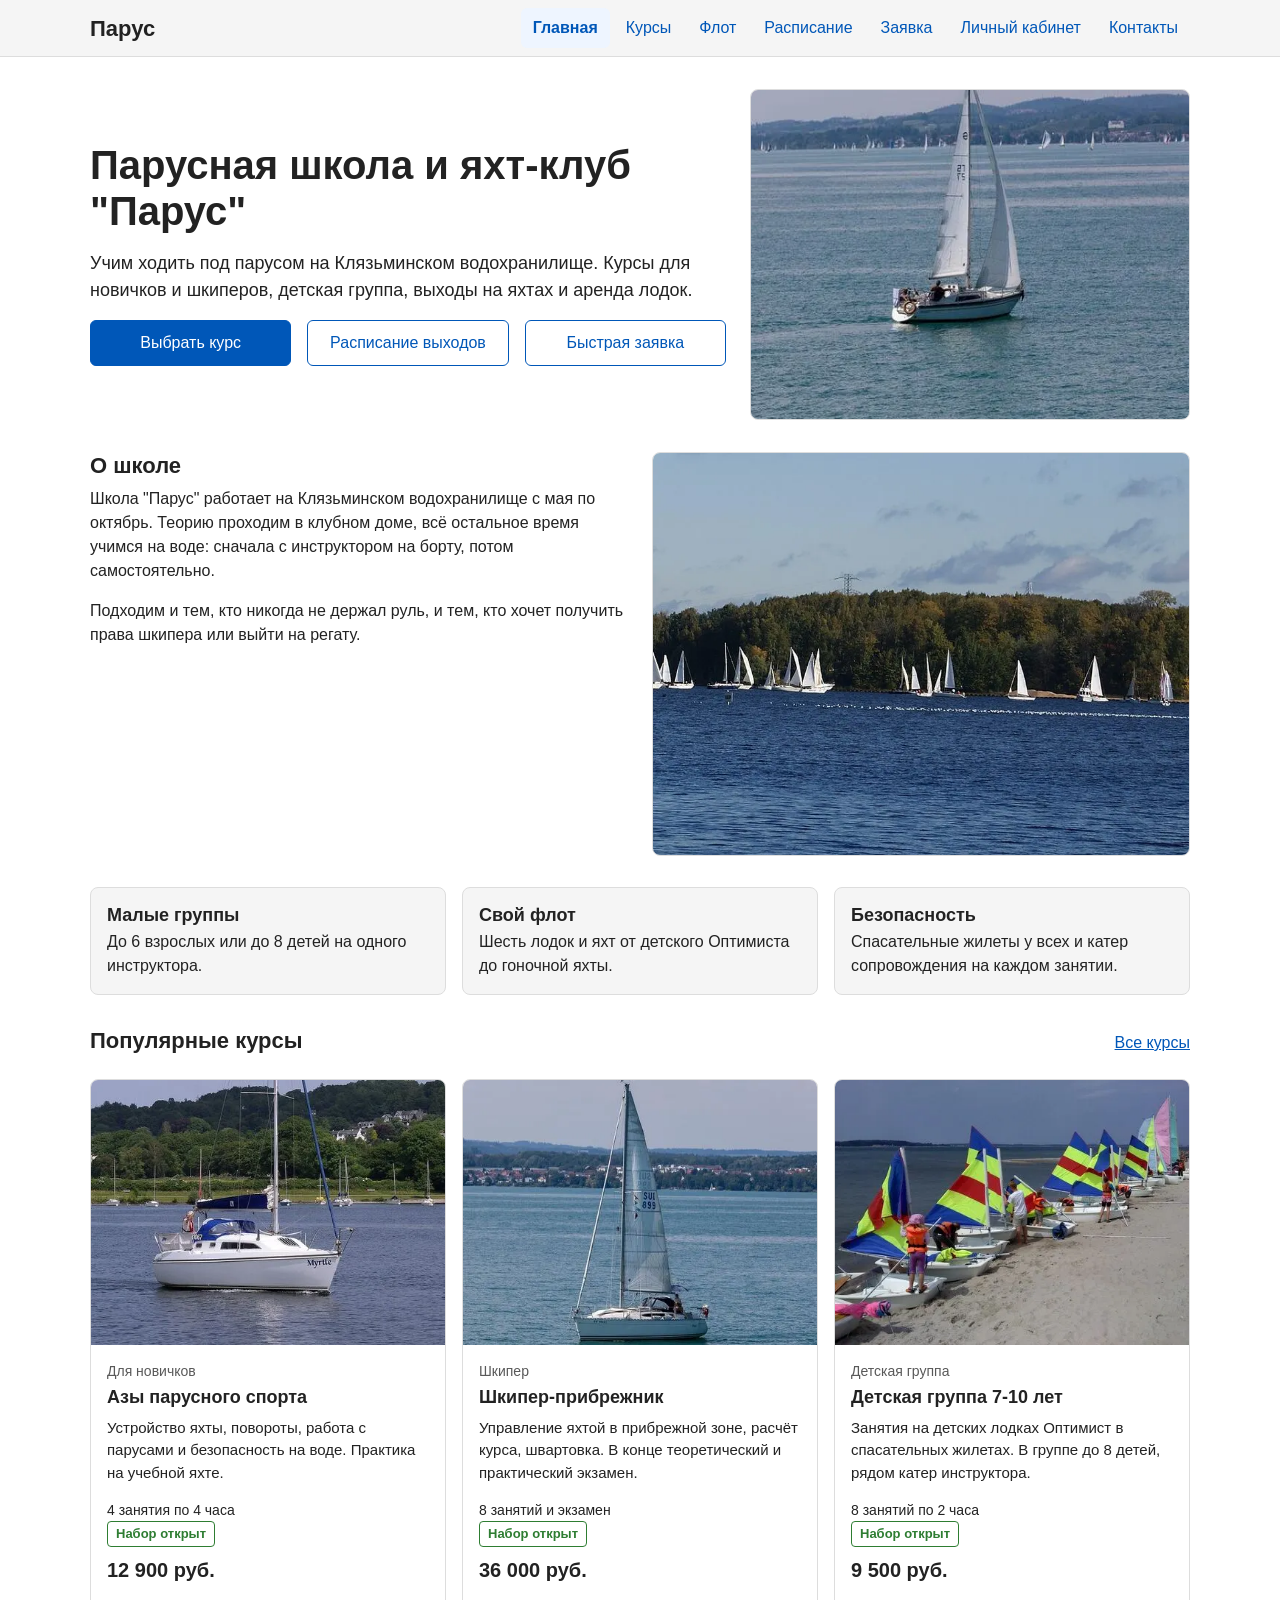
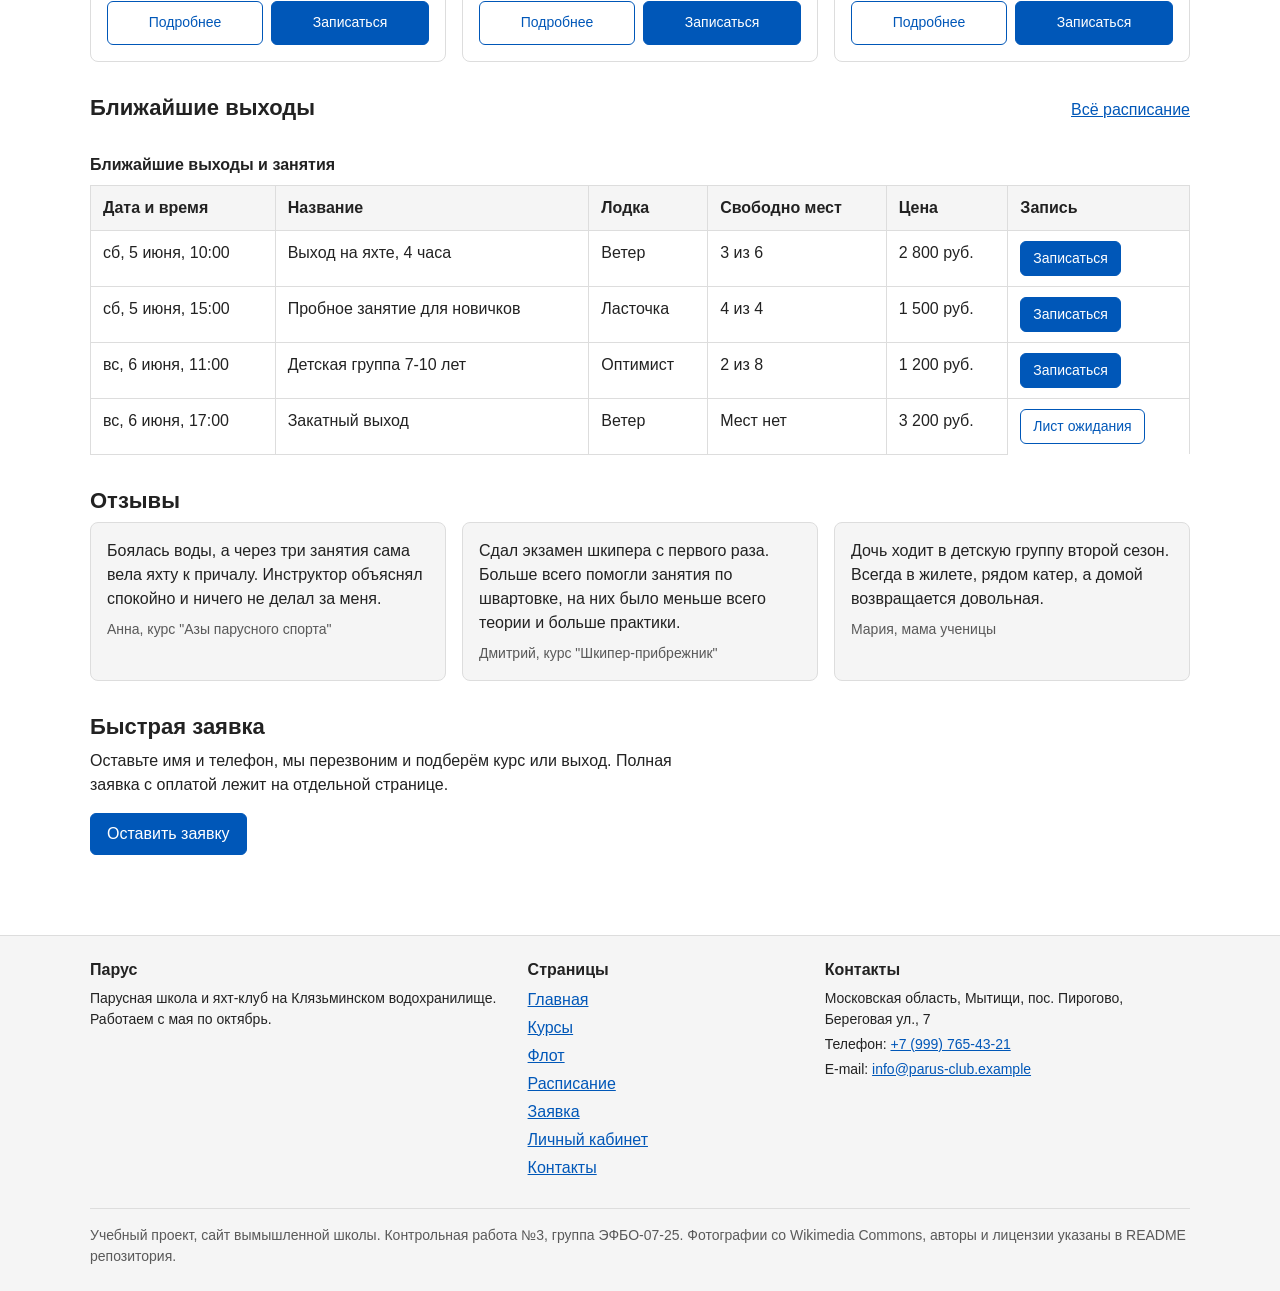
<file: index.html>
<!DOCTYPE html>
<html lang="ru">
<head>
    <meta charset="UTF-8">
    <meta name="viewport" content="width=device-width, initial-scale=1.0">
    <meta name="description" content="Парус - учебный сайт парусной школы и яхт-клуба: курсы, выходы под парусом, аренда яхт.">
    <title>Парус | Парусная школа и яхт-клуб на Клязьминском водохранилище</title>
    <link rel="icon" href="images/favicon.svg" type="image/svg+xml">
    <link rel="stylesheet" href="css/style.css">
    <link rel="stylesheet" href="css/responsive.css">
    <script src="js/main.js" defer></script>
</head>
<body>
    <a class="skip-link" href="#main">Перейти к основному содержимому</a>

    <header class="site-header" id="top">
        <div class="site-header__inner">
            <a class="site-header__logo" href="index.html">Парус</a>

            <button class="site-header__toggle" type="button" aria-expanded="false" aria-controls="site-nav">Меню</button>

            <nav class="site-nav" id="site-nav" aria-label="Основная навигация">
                <ul class="site-nav__list">
                    <li class="site-nav__item"><a class="site-nav__link site-nav__link--active" href="index.html" aria-current="page">Главная</a></li>
                    <li class="site-nav__item"><a class="site-nav__link" href="courses.html">Курсы</a></li>
                    <li class="site-nav__item"><a class="site-nav__link" href="fleet.html">Флот</a></li>
                    <li class="site-nav__item"><a class="site-nav__link" href="schedule.html">Расписание</a></li>
                    <li class="site-nav__item"><a class="site-nav__link" href="order.html">Заявка</a></li>
                    <li class="site-nav__item"><a class="site-nav__link" href="account.html">Личный кабинет</a></li>
                    <li class="site-nav__item"><a class="site-nav__link" href="contacts.html">Контакты</a></li>
                </ul>
            </nav>
        </div>
    </header>

    <main id="main" class="main" tabindex="-1">
        <section class="hero">
            <div class="hero__content">
                <h1 class="hero__title">Парусная школа и яхт-клуб "Парус"</h1>
                <p class="hero__text">Учим ходить под парусом на Клязьминском водохранилище. Курсы для новичков и шкиперов, детская группа, выходы на яхтах и аренда лодок.</p>
                <div class="hero__actions">
                    <a class="button button--primary" href="courses.html">Выбрать курс</a>
                    <a class="button button--secondary" href="schedule.html">Расписание выходов</a>
                    <button class="button button--secondary" type="button" data-open-modal>Быстрая заявка</button>
                </div>
            </div>
            <picture class="hero__picture">
                <source media="(min-width: 900px)" type="image/webp" srcset="images/hero-desktop-480.webp 480w, images/hero-desktop.webp 800w" sizes="440px" width="800" height="600">
                <source media="(min-width: 900px)" srcset="images/hero-desktop-480.jpg 480w, images/hero-desktop.jpg 800w" sizes="440px" width="800" height="600">
                <source type="image/webp" srcset="images/hero-mobile-480.webp 480w, images/hero-mobile.webp 800w" sizes="(min-width: 768px) 720px, 100vw">
                <img class="hero__image" src="images/hero-mobile.jpg" srcset="images/hero-mobile-480.jpg 480w, images/hero-mobile.jpg 800w" sizes="(min-width: 768px) 720px, 100vw" width="800" height="450" alt="Яхта с белыми парусами идёт по воде">
            </picture>
        </section>

        <section class="section" id="about">
            <div class="split">
                <div class="split__text">
                    <h2 class="section__title">О школе</h2>
                    <p>Школа "Парус" работает на Клязьминском водохранилище с мая по октябрь. Теорию проходим в клубном доме, всё остальное время учимся на воде: сначала с инструктором на борту, потом самостоятельно.</p>
                    <p>Подходим и тем, кто никогда не держал руль, и тем, кто хочет получить права шкипера или выйти на регату.</p>
                </div>
                <picture class="split__picture">
                    <source type="image/webp" srcset="images/club-training-480.webp 480w, images/club-training.webp 800w" sizes="(min-width: 768px) 520px, 100vw">
                    <img class="split__image" src="images/club-training.jpg" srcset="images/club-training-480.jpg 480w, images/club-training.jpg 800w" sizes="(min-width: 768px) 520px, 100vw" width="800" height="600" alt="Много парусных лодок на воде водохранилища, вдали лес" loading="lazy">
                </picture>
            </div>
            <ul class="facts">
                <li class="facts__item">
                    <h3 class="facts__title">Малые группы</h3>
                    <p class="facts__text">До 6 взрослых или до 8 детей на одного инструктора.</p>
                </li>
                <li class="facts__item">
                    <h3 class="facts__title">Свой флот</h3>
                    <p class="facts__text">Шесть лодок и яхт от детского Оптимиста до гоночной яхты.</p>
                </li>
                <li class="facts__item">
                    <h3 class="facts__title">Безопасность</h3>
                    <p class="facts__text">Спасательные жилеты у всех и катер сопровождения на каждом занятии.</p>
                </li>
            </ul>
        </section>

        <section class="section" id="popular">
            <div class="section__header">
                <h2 class="section__title">Популярные курсы</h2>
                <a href="courses.html">Все курсы</a>
            </div>
            <div class="products-grid">
                <article class="product-card" data-id="1" data-category="beginner" data-price="12900" data-available="true">
                    <picture class="product-card__picture">
                        <source type="image/webp" srcset="images/small-sloop-480.webp 480w, images/small-sloop.webp 800w" sizes="(min-width: 1024px) 350px, (min-width: 640px) 50vw, 100vw">
                        <img class="product-card__image" src="images/small-sloop.jpg" srcset="images/small-sloop-480.jpg 480w, images/small-sloop.jpg 800w" sizes="(min-width: 1024px) 350px, (min-width: 640px) 50vw, 100vw" width="800" height="600" alt="Небольшая белая яхта на воде у берега" loading="lazy">
                    </picture>
                    <div class="product-card__body">
                        <p class="product-card__category">Для новичков</p>
                        <h3 class="product-card__title"><a class="product-card__link" href="course.html?id=1">Азы парусного спорта</a></h3>
                        <p class="product-card__description">Устройство яхты, повороты, работа с парусами и безопасность на воде. Практика на учебной яхте.</p>
                        <ul class="product-card__meta">
                            <li>4 занятия по 4 часа</li>
                            <li><span class="badge badge--ok">Набор открыт</span></li>
                        </ul>
                        <p class="product-card__price">12 900 руб.</p>
                        <div class="product-card__actions">
                            <a class="button button--secondary button--small" href="course.html?id=1">Подробнее</a>
                            <a class="button button--primary button--small" href="order.html?course=1">Записаться</a>
                        </div>
                    </div>
                </article>
                <article class="product-card" data-id="4" data-category="skipper" data-price="36000" data-available="true">
                    <picture class="product-card__picture">
                        <source type="image/webp" srcset="images/cruiser-a-480.webp 480w, images/cruiser-a.webp 800w" sizes="(min-width: 1024px) 350px, (min-width: 640px) 50vw, 100vw">
                        <img class="product-card__image" src="images/cruiser-a.jpg" srcset="images/cruiser-a-480.jpg 480w, images/cruiser-a.jpg 800w" sizes="(min-width: 1024px) 350px, (min-width: 640px) 50vw, 100vw" width="800" height="600" alt="Килевая яхта под парусами на озере" loading="lazy">
                    </picture>
                    <div class="product-card__body">
                        <p class="product-card__category">Шкипер</p>
                        <h3 class="product-card__title"><a class="product-card__link" href="course.html?id=4">Шкипер-прибрежник</a></h3>
                        <p class="product-card__description">Управление яхтой в прибрежной зоне, расчёт курса, швартовка. В конце теоретический и практический экзамен.</p>
                        <ul class="product-card__meta">
                            <li>8 занятий и экзамен</li>
                            <li><span class="badge badge--ok">Набор открыт</span></li>
                        </ul>
                        <p class="product-card__price">36 000 руб.</p>
                        <div class="product-card__actions">
                            <a class="button button--secondary button--small" href="course.html?id=4">Подробнее</a>
                            <a class="button button--primary button--small" href="order.html?course=4">Записаться</a>
                        </div>
                    </div>
                </article>
                <article class="product-card" data-id="7" data-category="kids" data-price="9500" data-available="true">
                    <picture class="product-card__picture">
                        <source type="image/webp" srcset="images/optimist-beach-480.webp 480w, images/optimist-beach.webp 800w" sizes="(min-width: 1024px) 350px, (min-width: 640px) 50vw, 100vw">
                        <img class="product-card__image" src="images/optimist-beach.jpg" srcset="images/optimist-beach-480.jpg 480w, images/optimist-beach.jpg 800w" sizes="(min-width: 1024px) 350px, (min-width: 640px) 50vw, 100vw" width="800" height="600" alt="Детские лодки с разноцветными парусами на песчаном берегу" loading="lazy">
                    </picture>
                    <div class="product-card__body">
                        <p class="product-card__category">Детская группа</p>
                        <h3 class="product-card__title"><a class="product-card__link" href="course.html?id=7">Детская группа 7-10 лет</a></h3>
                        <p class="product-card__description">Занятия на детских лодках Оптимист в спасательных жилетах. В группе до 8 детей, рядом катер инструктора.</p>
                        <ul class="product-card__meta">
                            <li>8 занятий по 2 часа</li>
                            <li><span class="badge badge--ok">Набор открыт</span></li>
                        </ul>
                        <p class="product-card__price">9 500 руб.</p>
                        <div class="product-card__actions">
                            <a class="button button--secondary button--small" href="course.html?id=7">Подробнее</a>
                            <a class="button button--primary button--small" href="order.html?course=7">Записаться</a>
                        </div>
                    </div>
                </article>
            </div>
        </section>

        <section class="section" id="trips">
            <div class="section__header">
                <h2 class="section__title">Ближайшие выходы</h2>
                <a href="schedule.html">Всё расписание</a>
            </div>
            <table class="info-table table--cards">
                <caption id="trips-caption">Ближайшие выходы и занятия</caption>
                <thead>
                    <tr><th scope="col">Дата и время</th><th scope="col">Название</th><th scope="col">Лодка</th><th scope="col">Свободно мест</th><th scope="col">Цена</th><th scope="col">Запись</th></tr>
                </thead>
                <tbody>
                    <tr data-id="1" data-type="trip" data-free="3">
                        <td data-label="Дата и время">сб, 5 июня, 10:00</td>
                        <td data-label="Название">Выход на яхте, 4 часа</td>
                        <td data-label="Лодка">Ветер</td>
                        <td data-label="Свободно мест">3 из 6</td>
                        <td data-label="Цена">2 800 руб.</td>
                        <td class="info-table__action" data-label="Запись"><a class="button button--primary button--small" href="order.html?trip=1">Записаться</a></td>
                    </tr>
                    <tr data-id="2" data-type="lesson" data-free="4">
                        <td data-label="Дата и время">сб, 5 июня, 15:00</td>
                        <td data-label="Название">Пробное занятие для новичков</td>
                        <td data-label="Лодка">Ласточка</td>
                        <td data-label="Свободно мест">4 из 4</td>
                        <td data-label="Цена">1 500 руб.</td>
                        <td class="info-table__action" data-label="Запись"><a class="button button--primary button--small" href="order.html?trip=2">Записаться</a></td>
                    </tr>
                    <tr data-id="3" data-type="kids" data-free="2">
                        <td data-label="Дата и время">вс, 6 июня, 11:00</td>
                        <td data-label="Название">Детская группа 7-10 лет</td>
                        <td data-label="Лодка">Оптимист</td>
                        <td data-label="Свободно мест">2 из 8</td>
                        <td data-label="Цена">1 200 руб.</td>
                        <td class="info-table__action" data-label="Запись"><a class="button button--primary button--small" href="order.html?trip=3">Записаться</a></td>
                    </tr>
                    <tr data-id="4" data-type="trip" data-free="0">
                        <td data-label="Дата и время">вс, 6 июня, 17:00</td>
                        <td data-label="Название">Закатный выход</td>
                        <td data-label="Лодка">Ветер</td>
                        <td data-label="Свободно мест">Мест нет</td>
                        <td data-label="Цена">3 200 руб.</td>
                        <td class="info-table__action" data-label="Запись"><a class="button button--secondary button--small" href="order.html?trip=4">Лист ожидания</a></td>
                    </tr>
                </tbody>
            </table>
        </section>

        <section class="section" id="reviews">
            <h2 class="section__title">Отзывы</h2>
            <div class="reviews">
                <blockquote class="review">
                    <p class="review__text">Боялась воды, а через три занятия сама вела яхту к причалу. Инструктор объяснял спокойно и ничего не делал за меня.</p>
                    <p class="review__author">Анна, курс "Азы парусного спорта"</p>
                </blockquote>
                <blockquote class="review">
                    <p class="review__text">Сдал экзамен шкипера с первого раза. Больше всего помогли занятия по швартовке, на них было меньше всего теории и больше практики.</p>
                    <p class="review__author">Дмитрий, курс "Шкипер-прибрежник"</p>
                </blockquote>
                <blockquote class="review">
                    <p class="review__text">Дочь ходит в детскую группу второй сезон. Всегда в жилете, рядом катер, а домой возвращается довольная.</p>
                    <p class="review__author">Мария, мама ученицы</p>
                </blockquote>
            </div>
        </section>

        <section class="section" id="quick">
            <h2 class="section__title">Быстрая заявка</h2>
            <p class="section__text">Оставьте имя и телефон, мы перезвоним и подберём курс или выход. Полная заявка с оплатой лежит на отдельной странице.</p>
            <button class="button button--primary" type="button" data-open-modal>Оставить заявку</button>
        </section>

        <dialog class="modal" id="quick-dialog" aria-labelledby="quick-dialog-title">
            <div class="modal__head">
                <h2 class="modal__title" id="quick-dialog-title">Быстрая заявка</h2>
                <button class="modal__close" type="button" data-close-modal aria-label="Закрыть окно"><span aria-hidden="true">&times;</span></button>
            </div>
            <form class="form" id="quick-form" action="order.html" method="get">
                <p class="form__note">Поля, отмеченные звёздочкой, обязательны для заполнения.</p>
                <div class="form__group">
                    <label class="form__label" for="quick-name">Имя <span class="form__required" aria-hidden="true">*</span></label>
                    <input class="form__input" id="quick-name" name="name" type="text" required autocomplete="name" autofocus aria-describedby="quick-name-error">
                    <p class="form__error" id="quick-name-error"></p>
                </div>
                <div class="form__group">
                    <label class="form__label" for="quick-phone">Телефон <span class="form__required" aria-hidden="true">*</span></label>
                    <input class="form__input" id="quick-phone" name="phone" type="tel" required autocomplete="tel" aria-describedby="quick-phone-hint quick-phone-error">
                    <p class="form__note" id="quick-phone-hint">Например, +7 999 123-45-67</p>
                    <p class="form__error" id="quick-phone-error"></p>
                </div>
                <div class="form__group">
                    <label class="form__label" for="quick-interest">Что интересует</label>
                    <select class="form__select" id="quick-interest" name="interest" aria-describedby="quick-interest-error">
                        <option value="course">Курс</option>
                        <option value="trip">Выход под парусом</option>
                        <option value="rent">Аренда яхты</option>
                    </select>
                    <p class="form__error" id="quick-interest-error"></p>
                </div>
                <div class="form__actions">
                    <button class="button button--primary" type="submit">Отправить</button>
                    <button class="button button--secondary" type="button" data-close-modal>Закрыть</button>
                </div>
            </form>
        </dialog>
    </main>

    <footer class="site-footer">
        <div class="site-footer__inner">
            <div class="site-footer__col">
                <h2 class="site-footer__title">Парус</h2>
                <p class="site-footer__text">Парусная школа и яхт-клуб на Клязьминском водохранилище. Работаем с мая по октябрь.</p>
            </div>
            <div class="site-footer__col">
                <h2 class="site-footer__title">Страницы</h2>
                <ul class="site-footer__list">
                    <li class="site-footer__item"><a href="index.html">Главная</a></li>
                    <li class="site-footer__item"><a href="courses.html">Курсы</a></li>
                    <li class="site-footer__item"><a href="fleet.html">Флот</a></li>
                    <li class="site-footer__item"><a href="schedule.html">Расписание</a></li>
                    <li class="site-footer__item"><a href="order.html">Заявка</a></li>
                    <li class="site-footer__item"><a href="account.html">Личный кабинет</a></li>
                    <li class="site-footer__item"><a href="contacts.html">Контакты</a></li>
                </ul>
            </div>
            <div class="site-footer__col">
                <h2 class="site-footer__title">Контакты</h2>
                <p class="site-footer__text">Московская область, Мытищи, пос. Пирогово, Береговая ул., 7</p>
                <p class="site-footer__text">Телефон: <a href="tel:+79997654321">+7 (999) 765-43-21</a></p>
                <p class="site-footer__text">E-mail: <a href="mailto:info@parus-club.example">info@parus-club.example</a></p>
            </div>
        </div>
        <p class="site-footer__copy">Учебный проект, сайт вымышленной школы. Контрольная работа №3, группа ЭФБО-07-25. Фотографии со Wikimedia Commons, авторы и лицензии указаны в README репозитория.</p>
    </footer>
</body>
</html>
</file>
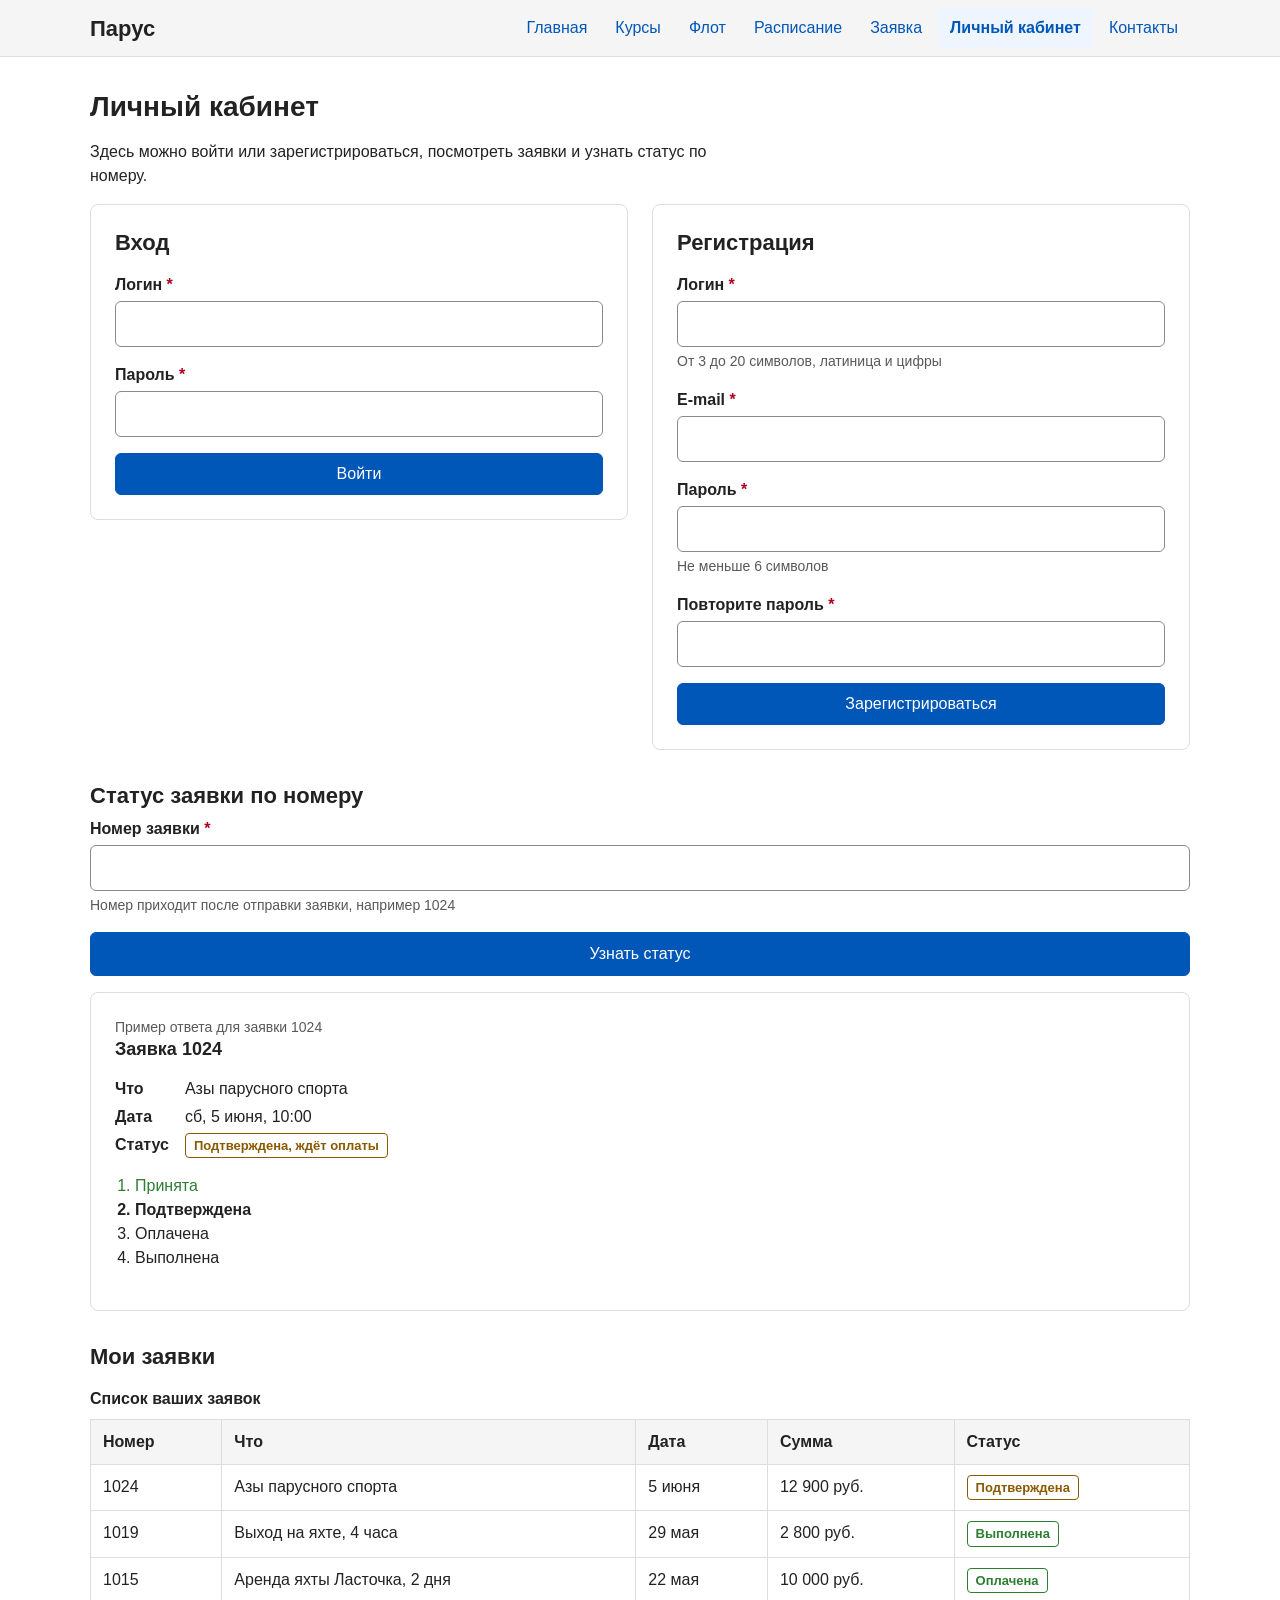
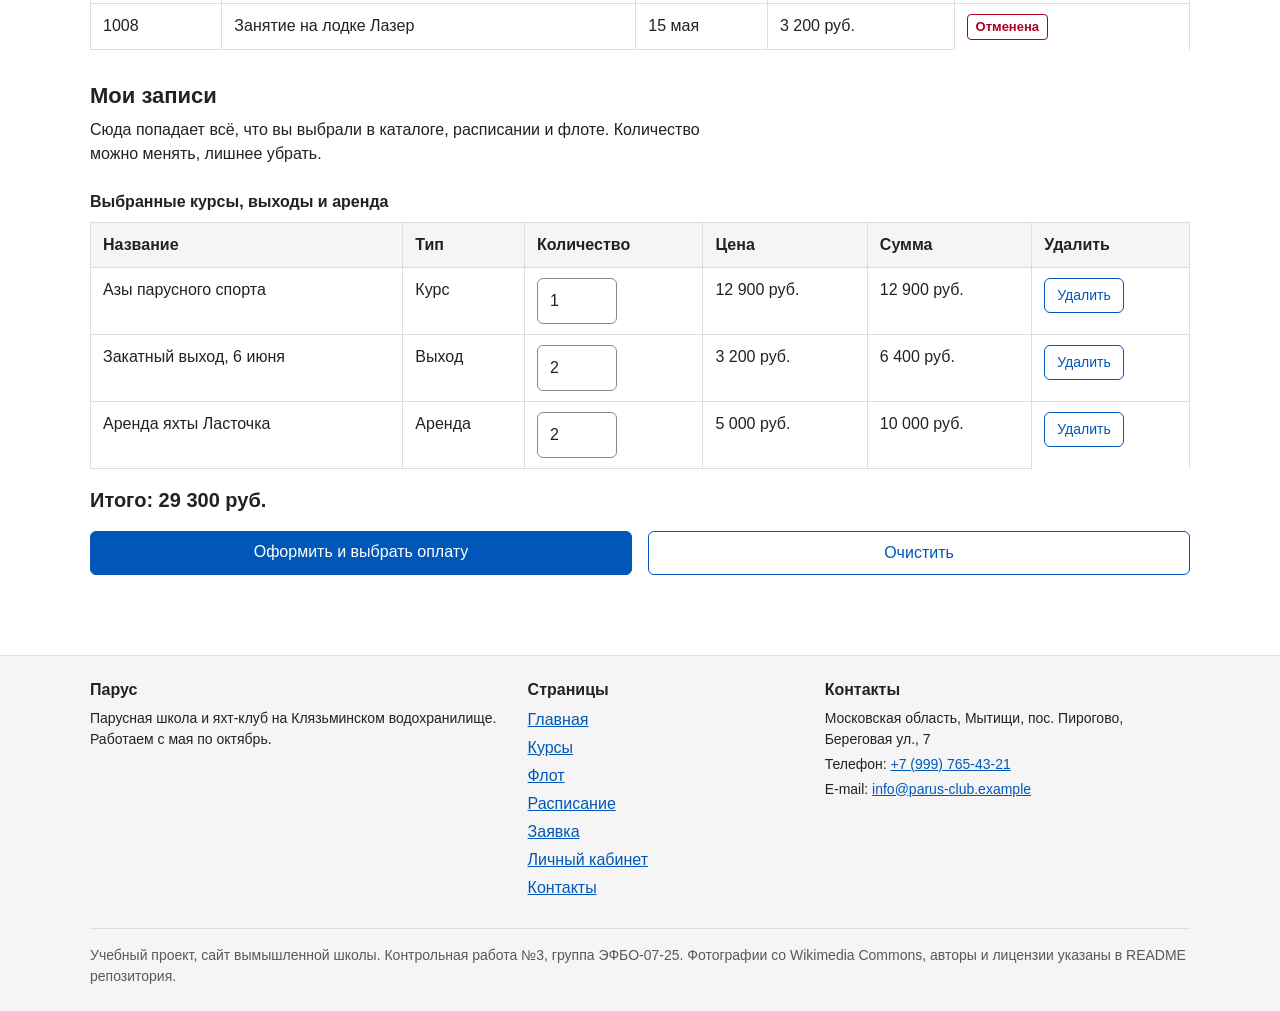
<file: account.html>
<!DOCTYPE html>
<html lang="ru">
<head>
    <meta charset="UTF-8">
    <meta name="viewport" content="width=device-width, initial-scale=1.0">
    <meta name="description" content="Личный кабинет: вход, регистрация, заявки, корзина записей и статус заявки по номеру.">
    <title>Личный кабинет | Парус</title>
    <link rel="icon" href="images/favicon.svg" type="image/svg+xml">
    <link rel="stylesheet" href="css/style.css">
    <link rel="stylesheet" href="css/responsive.css">
    <script src="js/main.js" defer></script>
</head>
<body>
    <a class="skip-link" href="#main">Перейти к основному содержимому</a>

    <header class="site-header" id="top">
        <div class="site-header__inner">
            <a class="site-header__logo" href="index.html">Парус</a>

            <button class="site-header__toggle" type="button" aria-expanded="false" aria-controls="site-nav">Меню</button>

            <nav class="site-nav" id="site-nav" aria-label="Основная навигация">
                <ul class="site-nav__list">
                    <li class="site-nav__item"><a class="site-nav__link" href="index.html">Главная</a></li>
                    <li class="site-nav__item"><a class="site-nav__link" href="courses.html">Курсы</a></li>
                    <li class="site-nav__item"><a class="site-nav__link" href="fleet.html">Флот</a></li>
                    <li class="site-nav__item"><a class="site-nav__link" href="schedule.html">Расписание</a></li>
                    <li class="site-nav__item"><a class="site-nav__link" href="order.html">Заявка</a></li>
                    <li class="site-nav__item"><a class="site-nav__link site-nav__link--active" href="account.html" aria-current="page">Личный кабинет</a></li>
                    <li class="site-nav__item"><a class="site-nav__link" href="contacts.html">Контакты</a></li>
                </ul>
            </nav>
        </div>
    </header>

    <main id="main" class="main" tabindex="-1">
        <h1>Личный кабинет</h1>
        <p class="section__text">Здесь можно войти или зарегистрироваться, посмотреть заявки и узнать статус по номеру.</p>

        <section class="section" id="auth">
            <div class="auth">
                <section class="auth__box" aria-labelledby="login-title">
                    <h2 id="login-title">Вход</h2>
                    <form class="form" id="login-form" action="account.html" method="get">
                        <div class="form__group">
                            <label class="form__label" for="login-name">Логин <span class="form__required" aria-hidden="true">*</span></label>
                            <input class="form__input" id="login-name" name="login" type="text" required autocomplete="username" aria-describedby="login-name-error">
                            <p class="form__error" id="login-name-error"></p>
                        </div>
                        <div class="form__group">
                            <label class="form__label" for="login-password">Пароль <span class="form__required" aria-hidden="true">*</span></label>
                            <input class="form__input" id="login-password" type="password" required autocomplete="current-password" aria-describedby="login-password-error">
                            <p class="form__error" id="login-password-error"></p>
                        </div>
                        <button class="button button--primary" type="submit">Войти</button>
                    </form>
                </section>
                <section class="auth__box" aria-labelledby="register-title">
                    <h2 id="register-title">Регистрация</h2>
                    <form class="form" id="register-form" action="account.html" method="get">
                        <div class="form__group">
                            <label class="form__label" for="reg-name">Логин <span class="form__required" aria-hidden="true">*</span></label>
                            <input class="form__input" id="reg-name" name="login" type="text" required autocomplete="username" aria-describedby="reg-name-hint reg-name-error">
                            <p class="form__note" id="reg-name-hint">От 3 до 20 символов, латиница и цифры</p>
                            <p class="form__error" id="reg-name-error"></p>
                        </div>
                        <div class="form__group">
                            <label class="form__label" for="reg-email">E-mail <span class="form__required" aria-hidden="true">*</span></label>
                            <input class="form__input" id="reg-email" name="email" type="email" required autocomplete="email" aria-describedby="reg-email-error">
                            <p class="form__error" id="reg-email-error"></p>
                        </div>
                        <div class="form__group">
                            <label class="form__label" for="reg-password">Пароль <span class="form__required" aria-hidden="true">*</span></label>
                            <input class="form__input" id="reg-password" type="password" required autocomplete="new-password" aria-describedby="reg-password-hint reg-password-error">
                            <p class="form__note" id="reg-password-hint">Не меньше 6 символов</p>
                            <p class="form__error" id="reg-password-error"></p>
                        </div>
                        <div class="form__group">
                            <label class="form__label" for="reg-password2">Повторите пароль <span class="form__required" aria-hidden="true">*</span></label>
                            <input class="form__input" id="reg-password2" type="password" required autocomplete="new-password" aria-describedby="reg-password2-error">
                            <p class="form__error" id="reg-password2-error"></p>
                        </div>
                        <button class="button button--primary" type="submit">Зарегистрироваться</button>
                    </form>
                </section>
            </div>
        </section>

        <section class="section" id="status">
            <h2 class="section__title">Статус заявки по номеру</h2>
            <form class="form" id="status-form" action="account.html" method="get">
                <div class="form__group">
                    <label class="form__label" for="status-number">Номер заявки <span class="form__required" aria-hidden="true">*</span></label>
                    <input class="form__input" id="status-number" name="number" type="number" required min="1" aria-describedby="status-number-hint status-number-error">
                    <p class="form__note" id="status-number-hint">Номер приходит после отправки заявки, например 1024</p>
                    <p class="form__error" id="status-number-error"></p>
                </div>
                <div class="form__actions">
                    <button class="button button--primary" type="submit">Узнать статус</button>
                </div>
            </form>
            <div class="status" id="status-result" aria-live="polite">
                <p class="form__note">Пример ответа для заявки 1024</p>
                <h3>Заявка 1024</h3>
                <dl class="course__facts">
                    <dt>Что</dt>
                    <dd>Азы парусного спорта</dd>
                    <dt>Дата</dt>
                    <dd>сб, 5 июня, 10:00</dd>
                    <dt>Статус</dt>
                    <dd><span class="badge badge--wait">Подтверждена, ждёт оплаты</span></dd>
                </dl>
                <ol class="status-steps">
                    <li class="status-steps__item status-steps__item--done">Принята</li>
                    <li class="status-steps__item status-steps__item--current">Подтверждена</li>
                    <li class="status-steps__item">Оплачена</li>
                    <li class="status-steps__item">Выполнена</li>
                </ol>
            </div>
        </section>

        <section class="section" id="orders">
            <h2 class="section__title">Мои заявки</h2>
            <table class="info-table table--cards">
                <caption id="orders-caption">Список ваших заявок</caption>
                <thead>
                    <tr><th scope="col">Номер</th><th scope="col">Что</th><th scope="col">Дата</th><th scope="col">Сумма</th><th scope="col">Статус</th></tr>
                </thead>
                <tbody>
                    <tr data-order="1024">
                        <td data-label="Номер">1024</td>
                        <td data-label="Что">Азы парусного спорта</td>
                        <td data-label="Дата">5 июня</td>
                        <td data-label="Сумма">12 900 руб.</td>
                        <td data-label="Статус"><span class="badge badge--wait">Подтверждена</span></td>
                    </tr>
                    <tr data-order="1019">
                        <td data-label="Номер">1019</td>
                        <td data-label="Что">Выход на яхте, 4 часа</td>
                        <td data-label="Дата">29 мая</td>
                        <td data-label="Сумма">2 800 руб.</td>
                        <td data-label="Статус"><span class="badge badge--ok">Выполнена</span></td>
                    </tr>
                    <tr data-order="1015">
                        <td data-label="Номер">1015</td>
                        <td data-label="Что">Аренда яхты Ласточка, 2 дня</td>
                        <td data-label="Дата">22 мая</td>
                        <td data-label="Сумма">10 000 руб.</td>
                        <td data-label="Статус"><span class="badge badge--ok">Оплачена</span></td>
                    </tr>
                    <tr data-order="1008">
                        <td data-label="Номер">1008</td>
                        <td data-label="Что">Занятие на лодке Лазер</td>
                        <td data-label="Дата">15 мая</td>
                        <td data-label="Сумма">3 200 руб.</td>
                        <td data-label="Статус"><span class="badge badge--closed">Отменена</span></td>
                    </tr>
                </tbody>
            </table>
        </section>

        <section class="section" id="cart">
            <h2 class="section__title">Мои записи</h2>
            <p class="section__text">Сюда попадает всё, что вы выбрали в каталоге, расписании и флоте. Количество можно менять, лишнее убрать.</p>
            <table class="info-table table--cards">
                <caption id="cart-caption">Выбранные курсы, выходы и аренда</caption>
                <thead>
                    <tr><th scope="col">Название</th><th scope="col">Тип</th><th scope="col">Количество</th><th scope="col">Цена</th><th scope="col">Сумма</th><th scope="col">Удалить</th></tr>
                </thead>
                <tbody>
                    <tr data-cart="1" data-kind="course" data-price="12900">
                        <td data-label="Название">Азы парусного спорта</td>
                        <td data-label="Тип">Курс</td>
                        <td data-label="Количество"><input class="form__input" id="cart-qty-1" name="qty" type="number" min="1" max="14" value="1" aria-label="Количество: Азы парусного спорта"></td>
                        <td data-label="Цена">12 900 руб.</td>
                        <td data-label="Сумма">12 900 руб.</td>
                        <td class="info-table__action" data-label="Удалить"><button class="button button--secondary button--small" type="button" data-remove="1">Удалить</button></td>
                    </tr>
                    <tr data-cart="2" data-kind="trip" data-price="3200">
                        <td data-label="Название">Закатный выход, 6 июня</td>
                        <td data-label="Тип">Выход</td>
                        <td data-label="Количество"><input class="form__input" id="cart-qty-2" name="qty" type="number" min="1" max="14" value="2" aria-label="Количество: Закатный выход, 6 июня"></td>
                        <td data-label="Цена">3 200 руб.</td>
                        <td data-label="Сумма">6 400 руб.</td>
                        <td class="info-table__action" data-label="Удалить"><button class="button button--secondary button--small" type="button" data-remove="2">Удалить</button></td>
                    </tr>
                    <tr data-cart="3" data-kind="rent" data-price="5000">
                        <td data-label="Название">Аренда яхты Ласточка</td>
                        <td data-label="Тип">Аренда</td>
                        <td data-label="Количество"><input class="form__input" id="cart-qty-3" name="qty" type="number" min="1" max="14" value="2" aria-label="Количество: Аренда яхты Ласточка"></td>
                        <td data-label="Цена">5 000 руб.</td>
                        <td data-label="Сумма">10 000 руб.</td>
                        <td class="info-table__action" data-label="Удалить"><button class="button button--secondary button--small" type="button" data-remove="3">Удалить</button></td>
                    </tr>
                </tbody>
            </table>
            <p class="cart__total" id="cart-total">Итого: 29 300 руб.</p>
            <div class="form__actions">
                <a class="button button--primary" href="order.html#payment">Оформить и выбрать оплату</a>
                <button class="button button--secondary" type="button" data-clear-cart>Очистить</button>
            </div>
        </section>
    </main>

    <footer class="site-footer">
        <div class="site-footer__inner">
            <div class="site-footer__col">
                <h2 class="site-footer__title">Парус</h2>
                <p class="site-footer__text">Парусная школа и яхт-клуб на Клязьминском водохранилище. Работаем с мая по октябрь.</p>
            </div>
            <div class="site-footer__col">
                <h2 class="site-footer__title">Страницы</h2>
                <ul class="site-footer__list">
                    <li class="site-footer__item"><a href="index.html">Главная</a></li>
                    <li class="site-footer__item"><a href="courses.html">Курсы</a></li>
                    <li class="site-footer__item"><a href="fleet.html">Флот</a></li>
                    <li class="site-footer__item"><a href="schedule.html">Расписание</a></li>
                    <li class="site-footer__item"><a href="order.html">Заявка</a></li>
                    <li class="site-footer__item"><a href="account.html">Личный кабинет</a></li>
                    <li class="site-footer__item"><a href="contacts.html">Контакты</a></li>
                </ul>
            </div>
            <div class="site-footer__col">
                <h2 class="site-footer__title">Контакты</h2>
                <p class="site-footer__text">Московская область, Мытищи, пос. Пирогово, Береговая ул., 7</p>
                <p class="site-footer__text">Телефон: <a href="tel:+79997654321">+7 (999) 765-43-21</a></p>
                <p class="site-footer__text">E-mail: <a href="mailto:info@parus-club.example">info@parus-club.example</a></p>
            </div>
        </div>
        <p class="site-footer__copy">Учебный проект, сайт вымышленной школы. Контрольная работа №3, группа ЭФБО-07-25. Фотографии со Wikimedia Commons, авторы и лицензии указаны в README репозитория.</p>
    </footer>
</body>
</html>
</file>
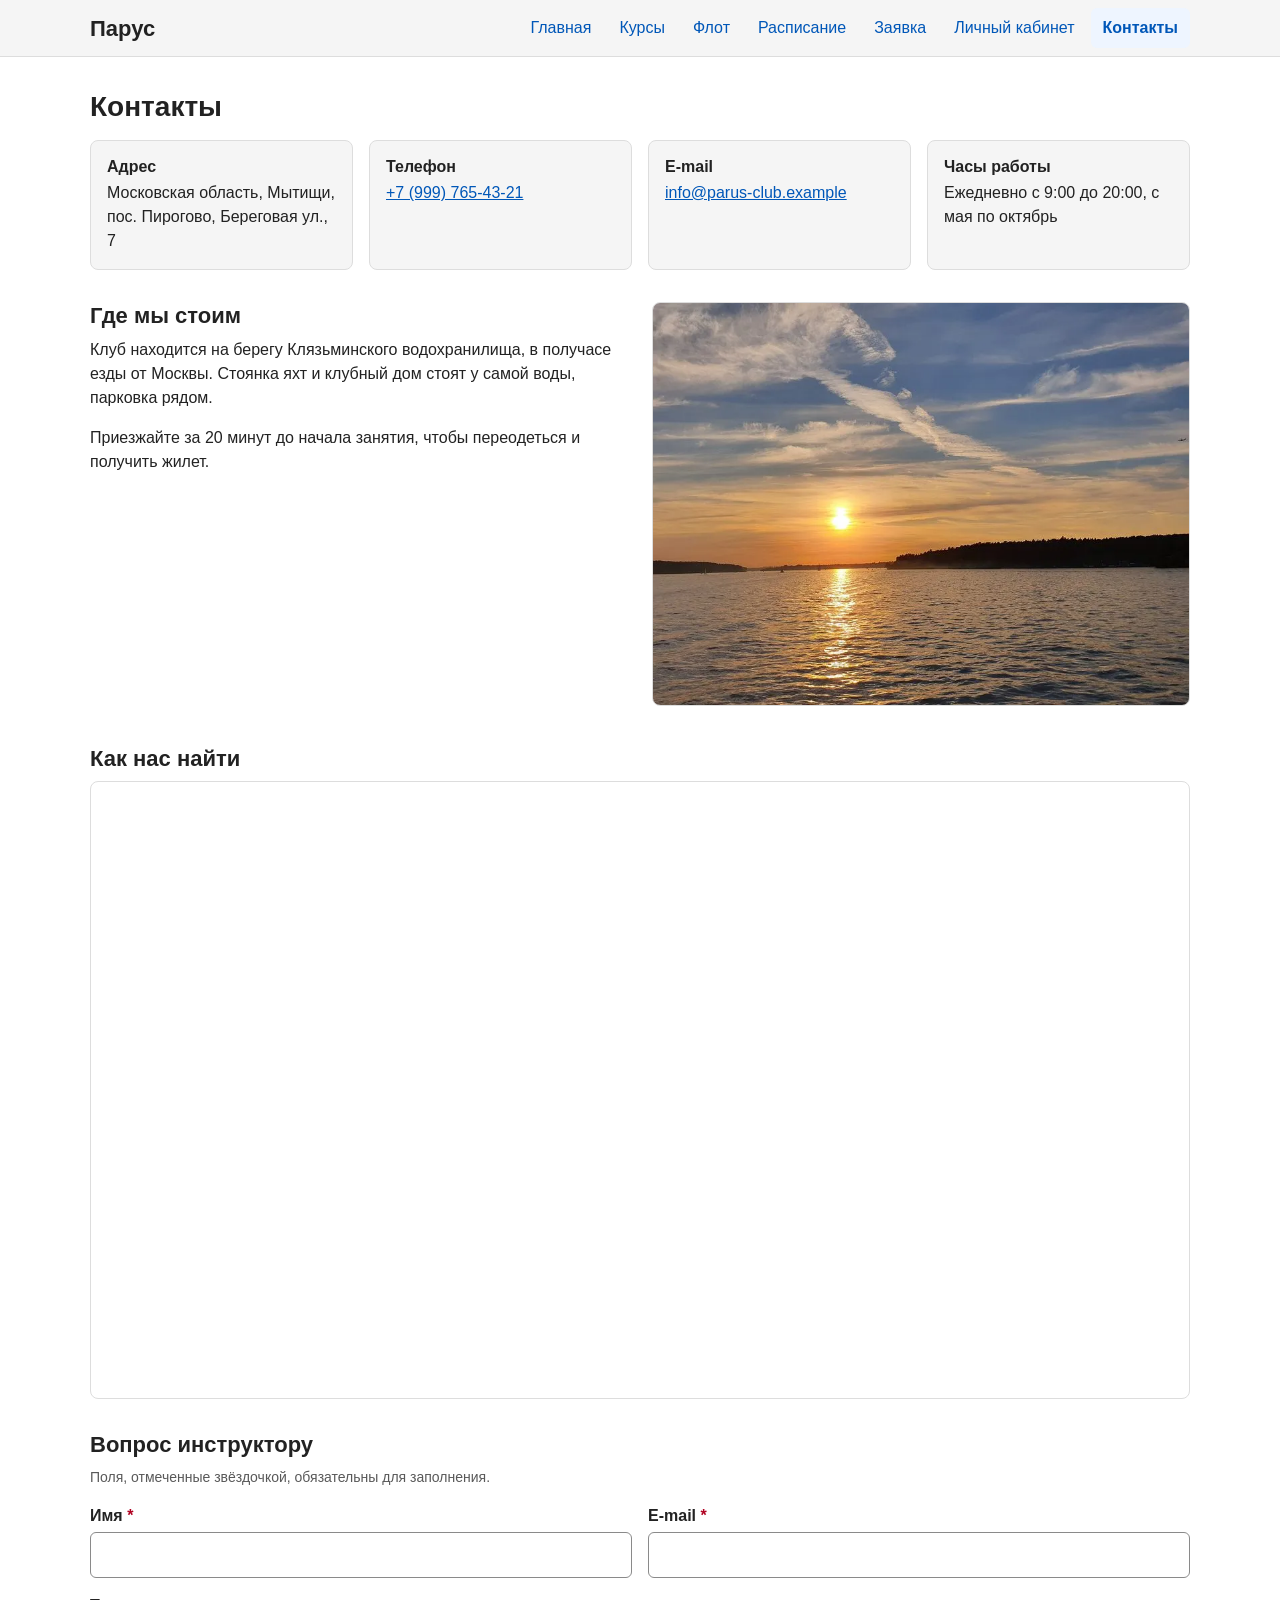
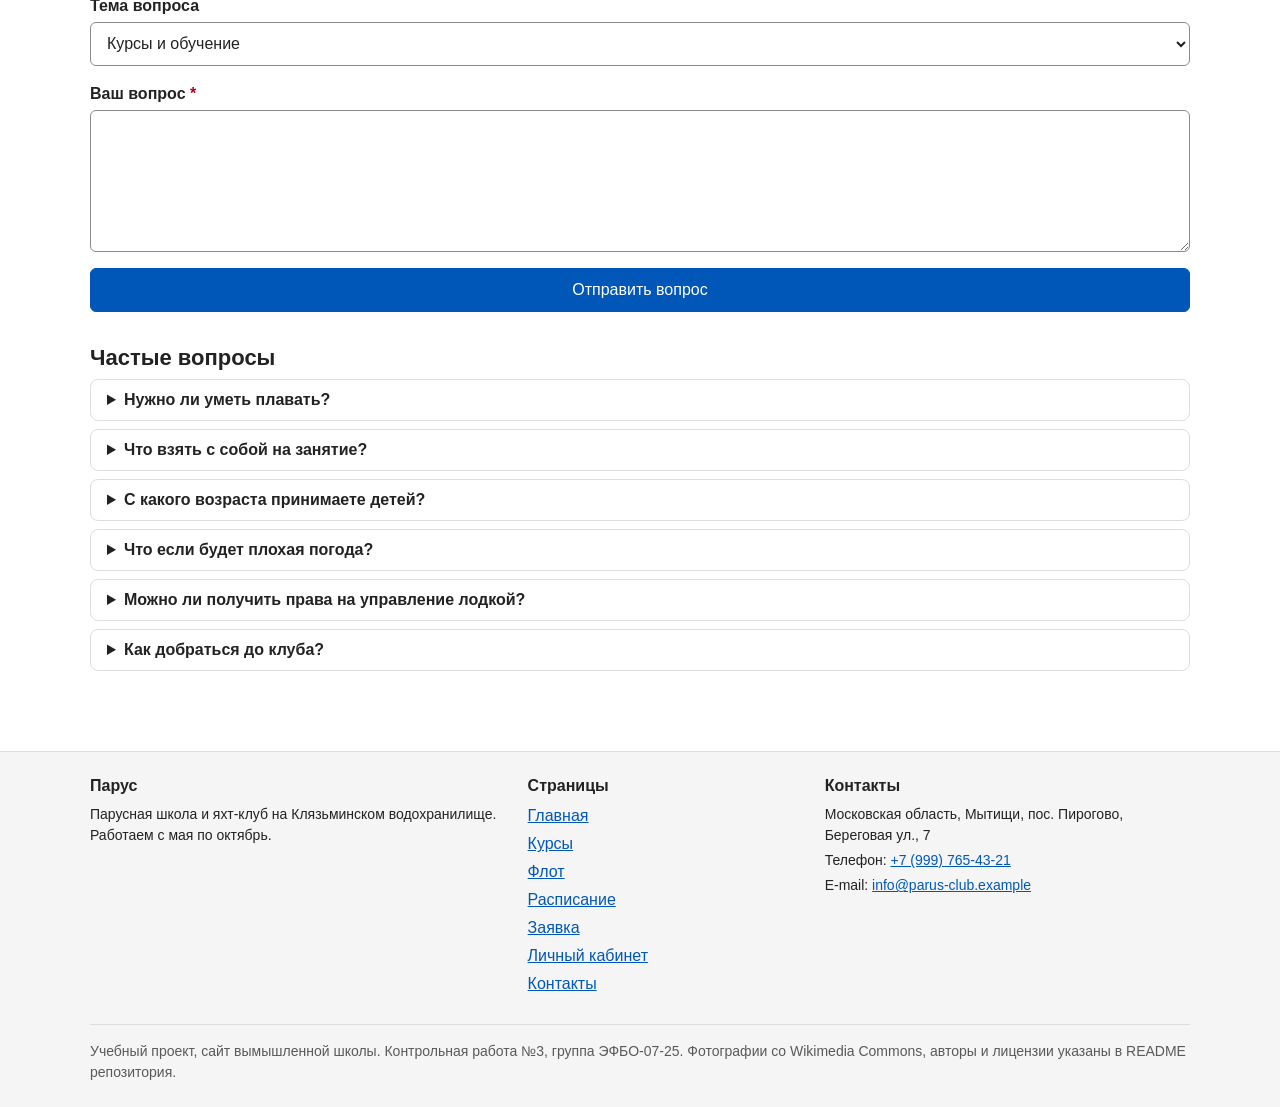
<file: contacts.html>
<!DOCTYPE html>
<html lang="ru">
<head>
    <meta charset="UTF-8">
    <meta name="viewport" content="width=device-width, initial-scale=1.0">
    <meta name="description" content="Адрес, телефон, карта и частые вопросы парусной школы Парус.">
    <title>Контакты | Парус</title>
    <link rel="icon" href="images/favicon.svg" type="image/svg+xml">
    <link rel="stylesheet" href="css/style.css">
    <link rel="stylesheet" href="css/responsive.css">
    <script src="js/main.js" defer></script>
</head>
<body>
    <a class="skip-link" href="#main">Перейти к основному содержимому</a>

    <header class="site-header" id="top">
        <div class="site-header__inner">
            <a class="site-header__logo" href="index.html">Парус</a>

            <button class="site-header__toggle" type="button" aria-expanded="false" aria-controls="site-nav">Меню</button>

            <nav class="site-nav" id="site-nav" aria-label="Основная навигация">
                <ul class="site-nav__list">
                    <li class="site-nav__item"><a class="site-nav__link" href="index.html">Главная</a></li>
                    <li class="site-nav__item"><a class="site-nav__link" href="courses.html">Курсы</a></li>
                    <li class="site-nav__item"><a class="site-nav__link" href="fleet.html">Флот</a></li>
                    <li class="site-nav__item"><a class="site-nav__link" href="schedule.html">Расписание</a></li>
                    <li class="site-nav__item"><a class="site-nav__link" href="order.html">Заявка</a></li>
                    <li class="site-nav__item"><a class="site-nav__link" href="account.html">Личный кабинет</a></li>
                    <li class="site-nav__item"><a class="site-nav__link site-nav__link--active" href="contacts.html" aria-current="page">Контакты</a></li>
                </ul>
            </nav>
        </div>
    </header>

    <main id="main" class="main" tabindex="-1">
        <h1>Контакты</h1>
        <section class="section" id="info">
            <div class="contacts-grid">
                <div class="contact-card">
                    <h2 class="contact-card__title">Адрес</h2>
                    <p class="contact-card__text">Московская область, Мытищи, пос. Пирогово, Береговая ул., 7</p>
                </div>
                <div class="contact-card">
                    <h2 class="contact-card__title">Телефон</h2>
                    <p class="contact-card__text"><a href="tel:+79997654321">+7 (999) 765-43-21</a></p>
                </div>
                <div class="contact-card">
                    <h2 class="contact-card__title">E-mail</h2>
                    <p class="contact-card__text"><a href="mailto:info@parus-club.example">info@parus-club.example</a></p>
                </div>
                <div class="contact-card">
                    <h2 class="contact-card__title">Часы работы</h2>
                    <p class="contact-card__text">Ежедневно с 9:00 до 20:00, с мая по октябрь</p>
                </div>
            </div>
        </section>

        <section class="section" id="place">
            <div class="split">
                <div class="split__text">
                    <h2 class="section__title">Где мы стоим</h2>
                    <p>Клуб находится на берегу Клязьминского водохранилища, в получасе езды от Москвы. Стоянка яхт и клубный дом стоят у самой воды, парковка рядом.</p>
                    <p>Приезжайте за 20 минут до начала занятия, чтобы переодеться и получить жилет.</p>
                </div>
                <picture class="split__picture">
                    <source type="image/webp" srcset="images/klyazma-sunset-480.webp 480w, images/klyazma-sunset.webp 800w" sizes="(min-width: 768px) 520px, 100vw">
                    <img class="split__image" src="images/klyazma-sunset.jpg" srcset="images/klyazma-sunset-480.jpg 480w, images/klyazma-sunset.jpg 800w" sizes="(min-width: 768px) 520px, 100vw" width="800" height="600" alt="Закат над водой, вдали лесистый берег" loading="lazy">
                </picture>
            </div>
        </section>

        <section class="section" id="map">
            <h2 class="section__title">Как нас найти</h2>
            <div class="map">
                <iframe title="Карта Яндекса: яхт-клуб Парус на берегу Клязьминского водохранилища" src="https://yandex.ru/map-widget/v1/?ll=37.715000%2C55.972000&amp;z=13&amp;pt=37.715000%2C55.972000%2Cpm2blm" loading="lazy"></iframe>
            </div>
        </section>

        <section class="section" id="question">
            <h2 class="section__title">Вопрос инструктору</h2>
            <form class="form" id="question-form" action="contacts.html" method="get">
                <p class="form__note">Поля, отмеченные звёздочкой, обязательны для заполнения.</p>
                <div class="form__row">
                    <div class="form__group">
                        <label class="form__label" for="question-name">Имя <span class="form__required" aria-hidden="true">*</span></label>
                        <input class="form__input" id="question-name" name="name" type="text" required autocomplete="name" aria-describedby="question-name-error">
                        <p class="form__error" id="question-name-error"></p>
                    </div>
                    <div class="form__group">
                        <label class="form__label" for="question-email">E-mail <span class="form__required" aria-hidden="true">*</span></label>
                        <input class="form__input" id="question-email" name="email" type="email" required autocomplete="email" aria-describedby="question-email-error">
                        <p class="form__error" id="question-email-error"></p>
                    </div>
                </div>
                <div class="form__group">
                    <label class="form__label" for="question-topic">Тема вопроса</label>
                    <select class="form__select" id="question-topic" name="topic" aria-describedby="question-topic-error">
                        <option value="courses">Курсы и обучение</option>
                        <option value="rent">Аренда яхт</option>
                        <option value="kids">Детская группа</option>
                        <option value="other">Другое</option>
                    </select>
                    <p class="form__error" id="question-topic-error"></p>
                </div>
                <div class="form__group">
                    <label class="form__label" for="question-text">Ваш вопрос <span class="form__required" aria-hidden="true">*</span></label>
                    <textarea class="form__textarea" id="question-text" name="text" rows="5" required aria-describedby="question-text-error"></textarea>
                    <p class="form__error" id="question-text-error"></p>
                </div>
                <div class="form__actions">
                    <button class="button button--primary" type="submit">Отправить вопрос</button>
                </div>
                <div class="form__result" id="question-result" aria-live="polite"></div>
            </form>
        </section>

        <section class="section" id="faq">
            <h2 class="section__title">Частые вопросы</h2>
            <div class="faq">
                <details class="faq__item">
                    <summary class="faq__question">Нужно ли уметь плавать?</summary>
                    <p class="faq__answer">Плавать лучше уметь, но на воде все ходят в спасательных жилетах. Перед первым занятием инструктор проверяет, как вы держитесь на воде.</p>
                </details>
                <details class="faq__item">
                    <summary class="faq__question">Что взять с собой на занятие?</summary>
                    <p class="faq__answer">Сменную одежду, кроссовки или обувь, которая не скользит, головной убор и крем от солнца. Жилеты и куртки от ветра выдаём в клубе.</p>
                </details>
                <details class="faq__item">
                    <summary class="faq__question">С какого возраста принимаете детей?</summary>
                    <p class="faq__answer">В детскую группу берём с 7 лет. Ребёнок должен уметь держаться на воде и приходить с разрешением от родителей.</p>
                </details>
                <details class="faq__item">
                    <summary class="faq__question">Что если будет плохая погода?</summary>
                    <p class="faq__answer">При сильном ветре или грозе выход переносим. Занятие не пропадает, мы переносим его на другой день или возвращаем деньги.</p>
                </details>
                <details class="faq__item">
                    <summary class="faq__question">Можно ли получить права на управление лодкой?</summary>
                    <p class="faq__answer">Курс шкипера готовит к экзамену. Сам экзамен на право управления маломерным судном сдаётся в государственной инспекции, мы помогаем с подготовкой.</p>
                </details>
                <details class="faq__item">
                    <summary class="faq__question">Как добраться до клуба?</summary>
                    <p class="faq__answer">От станции ехать на автобусе до остановки у водохранилища, дальше пешком по Береговой улице около десяти минут. На машине есть бесплатная парковка.</p>
                </details>
            </div>
        </section>
    </main>

    <footer class="site-footer">
        <div class="site-footer__inner">
            <div class="site-footer__col">
                <h2 class="site-footer__title">Парус</h2>
                <p class="site-footer__text">Парусная школа и яхт-клуб на Клязьминском водохранилище. Работаем с мая по октябрь.</p>
            </div>
            <div class="site-footer__col">
                <h2 class="site-footer__title">Страницы</h2>
                <ul class="site-footer__list">
                    <li class="site-footer__item"><a href="index.html">Главная</a></li>
                    <li class="site-footer__item"><a href="courses.html">Курсы</a></li>
                    <li class="site-footer__item"><a href="fleet.html">Флот</a></li>
                    <li class="site-footer__item"><a href="schedule.html">Расписание</a></li>
                    <li class="site-footer__item"><a href="order.html">Заявка</a></li>
                    <li class="site-footer__item"><a href="account.html">Личный кабинет</a></li>
                    <li class="site-footer__item"><a href="contacts.html">Контакты</a></li>
                </ul>
            </div>
            <div class="site-footer__col">
                <h2 class="site-footer__title">Контакты</h2>
                <p class="site-footer__text">Московская область, Мытищи, пос. Пирогово, Береговая ул., 7</p>
                <p class="site-footer__text">Телефон: <a href="tel:+79997654321">+7 (999) 765-43-21</a></p>
                <p class="site-footer__text">E-mail: <a href="mailto:info@parus-club.example">info@parus-club.example</a></p>
            </div>
        </div>
        <p class="site-footer__copy">Учебный проект, сайт вымышленной школы. Контрольная работа №3, группа ЭФБО-07-25. Фотографии со Wikimedia Commons, авторы и лицензии указаны в README репозитория.</p>
    </footer>
</body>
</html>
</file>
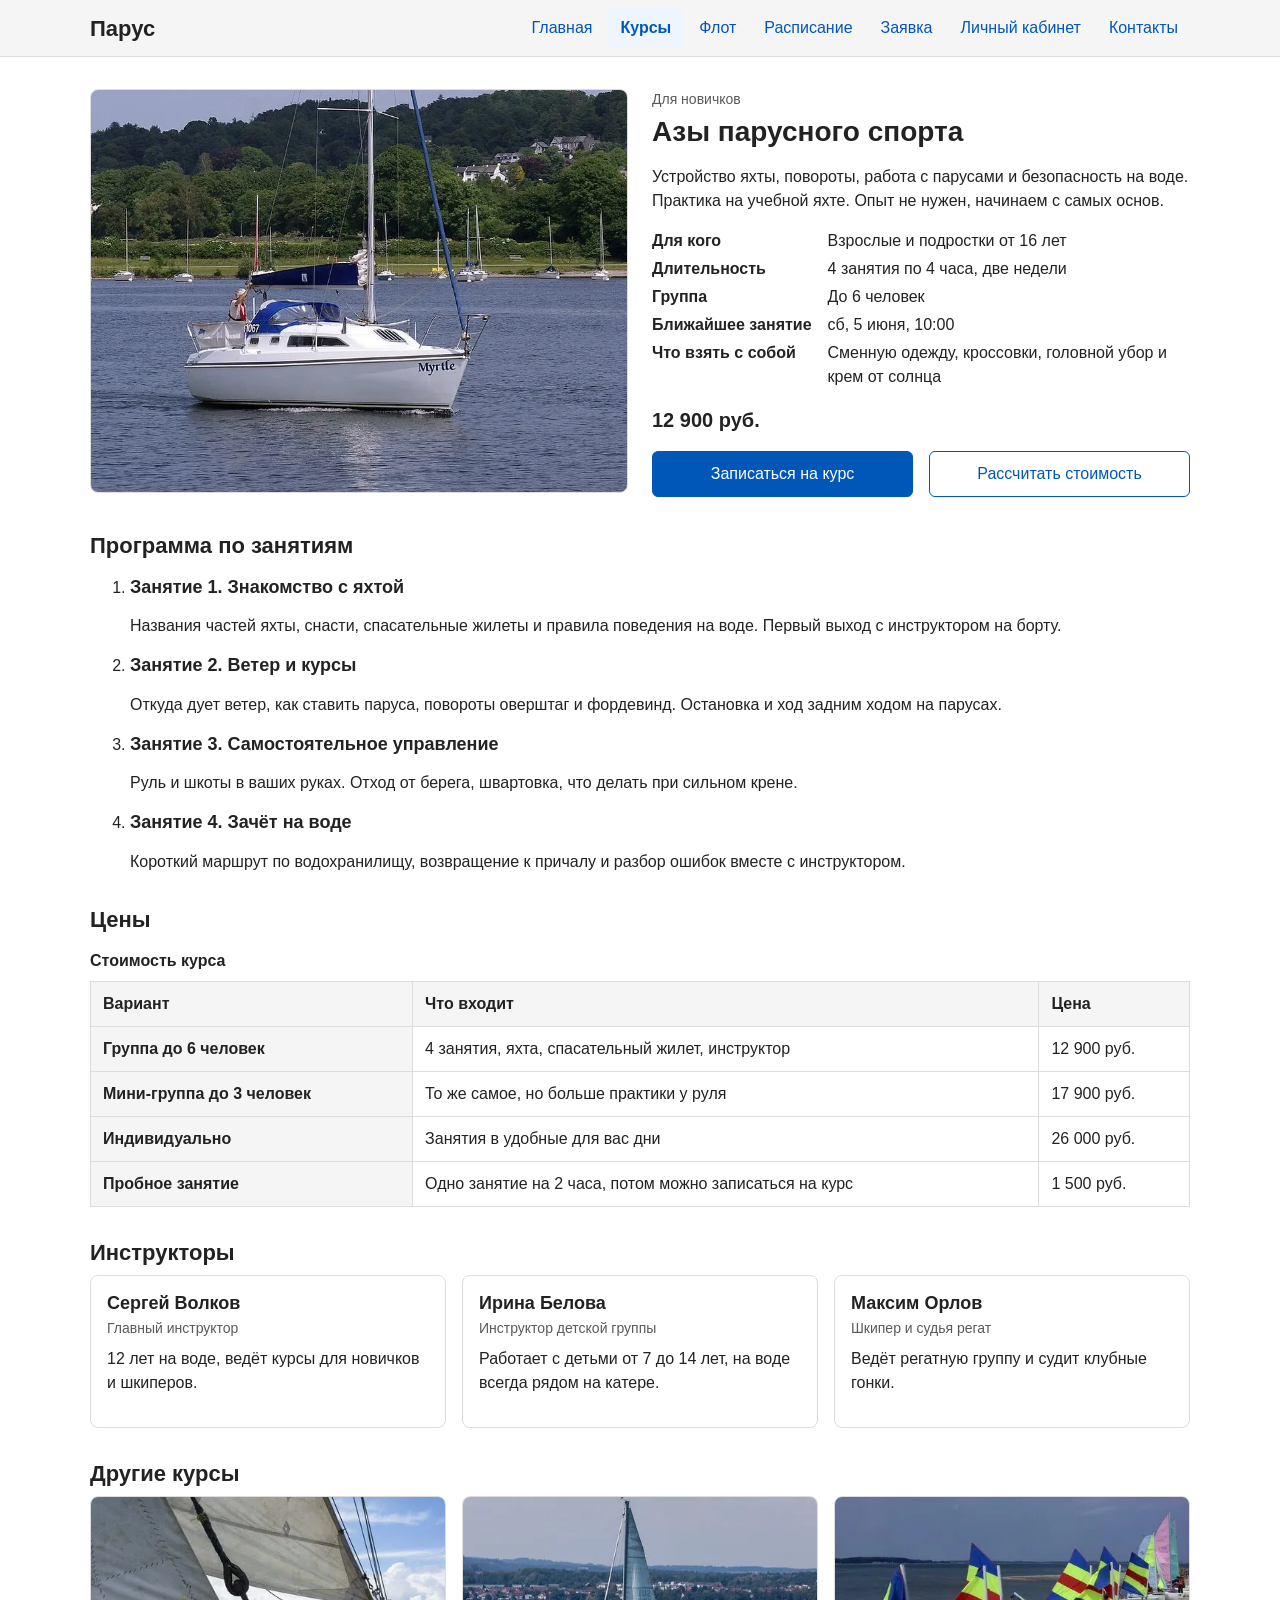
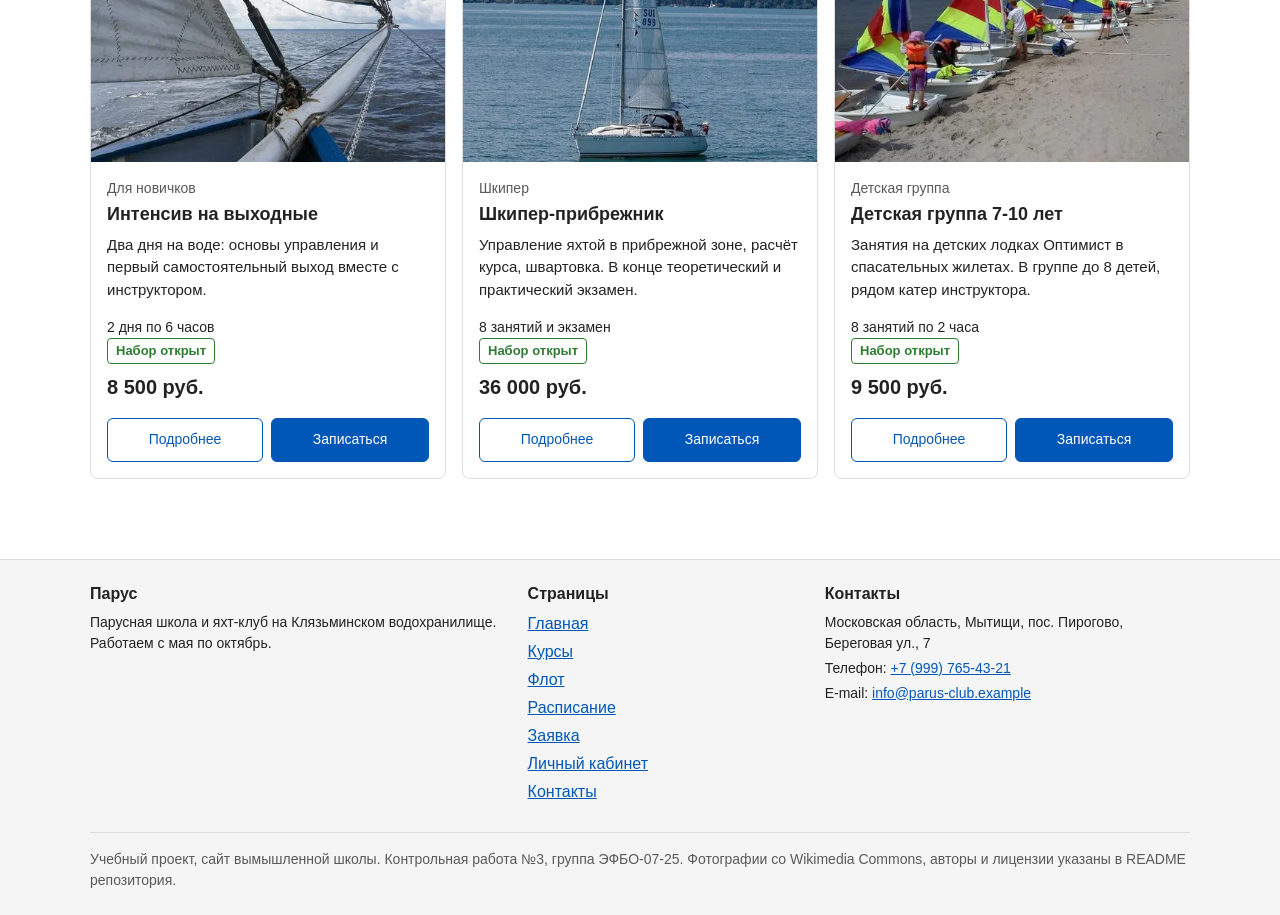
<file: course.html>
<!DOCTYPE html>
<html lang="ru">
<head>
    <meta charset="UTF-8">
    <meta name="viewport" content="width=device-width, initial-scale=1.0">
    <meta name="description" content="Курс &quot;Азы парусного спорта&quot;: программа по занятиям, цены, инструкторы.">
    <title>Азы парусного спорта | Парус</title>
    <link rel="icon" href="images/favicon.svg" type="image/svg+xml">
    <link rel="stylesheet" href="css/style.css">
    <link rel="stylesheet" href="css/responsive.css">
    <script src="js/main.js" defer></script>
</head>
<body>
    <a class="skip-link" href="#main">Перейти к основному содержимому</a>

    <header class="site-header" id="top">
        <div class="site-header__inner">
            <a class="site-header__logo" href="index.html">Парус</a>

            <button class="site-header__toggle" type="button" aria-expanded="false" aria-controls="site-nav">Меню</button>

            <nav class="site-nav" id="site-nav" aria-label="Основная навигация">
                <ul class="site-nav__list">
                    <li class="site-nav__item"><a class="site-nav__link" href="index.html">Главная</a></li>
                    <li class="site-nav__item"><a class="site-nav__link site-nav__link--active" href="courses.html" aria-current="page">Курсы</a></li>
                    <li class="site-nav__item"><a class="site-nav__link" href="fleet.html">Флот</a></li>
                    <li class="site-nav__item"><a class="site-nav__link" href="schedule.html">Расписание</a></li>
                    <li class="site-nav__item"><a class="site-nav__link" href="order.html">Заявка</a></li>
                    <li class="site-nav__item"><a class="site-nav__link" href="account.html">Личный кабинет</a></li>
                    <li class="site-nav__item"><a class="site-nav__link" href="contacts.html">Контакты</a></li>
                </ul>
            </nav>
        </div>
    </header>

    <main id="main" class="main" tabindex="-1">
        <article class="course" data-id="1" data-category="beginner" data-price="12900">
            <section class="section">
                <div class="split">
                    <picture class="split__picture">
                        <source type="image/webp" srcset="images/small-sloop-480.webp 480w, images/small-sloop.webp 800w" sizes="(min-width: 768px) 520px, 100vw">
                        <img class="split__image" src="images/small-sloop.jpg" srcset="images/small-sloop-480.jpg 480w, images/small-sloop.jpg 800w" sizes="(min-width: 768px) 520px, 100vw" width="800" height="600" alt="Небольшая белая яхта на воде у берега">
                    </picture>
                    <div class="split__text">
                        <p class="product-card__category">Для новичков</p>
                        <h1>Азы парусного спорта</h1>
                        <p>Устройство яхты, повороты, работа с парусами и безопасность на воде. Практика на учебной яхте. Опыт не нужен, начинаем с самых основ.</p>
                        <dl class="course__facts">
                            <dt>Для кого</dt>
                            <dd>Взрослые и подростки от 16 лет</dd>
                            <dt>Длительность</dt>
                            <dd>4 занятия по 4 часа, две недели</dd>
                            <dt>Группа</dt>
                            <dd>До 6 человек</dd>
                            <dt>Ближайшее занятие</dt>
                            <dd>сб, 5 июня, 10:00</dd>
                            <dt>Что взять с собой</dt>
                            <dd>Сменную одежду, кроссовки, головной убор и крем от солнца</dd>
                        </dl>
                        <p class="product-card__price">12 900 руб.</p>
                        <div class="hero__actions">
                            <a class="button button--primary" href="order.html?course=1">Записаться на курс</a>
                            <a class="button button--secondary" href="order.html?course=1#calc">Рассчитать стоимость</a>
                        </div>
                    </div>
                </div>
            </section>

            <section class="section" id="program">
                <h2 class="section__title">Программа по занятиям</h2>
                <ol class="program">
            <li class="program__item">
                <h3 class="program__title">Занятие 1. Знакомство с яхтой</h3>
                <p>Названия частей яхты, снасти, спасательные жилеты и правила поведения на воде. Первый выход с инструктором на борту.</p>
            </li>
            <li class="program__item">
                <h3 class="program__title">Занятие 2. Ветер и курсы</h3>
                <p>Откуда дует ветер, как ставить паруса, повороты оверштаг и фордевинд. Остановка и ход задним ходом на парусах.</p>
            </li>
            <li class="program__item">
                <h3 class="program__title">Занятие 3. Самостоятельное управление</h3>
                <p>Руль и шкоты в ваших руках. Отход от берега, швартовка, что делать при сильном крене.</p>
            </li>
            <li class="program__item">
                <h3 class="program__title">Занятие 4. Зачёт на воде</h3>
                <p>Короткий маршрут по водохранилищу, возвращение к причалу и разбор ошибок вместе с инструктором.</p>
            </li>
                </ol>
            </section>

            <section class="section" id="prices">
                <h2 class="section__title">Цены</h2>
                <div class="table-wrapper" tabindex="0" role="region" aria-labelledby="price-caption">
                    <table class="info-table">
                        <caption id="price-caption">Стоимость курса</caption>
                        <thead>
                            <tr><th scope="col">Вариант</th><th scope="col">Что входит</th><th scope="col">Цена</th></tr>
                        </thead>
                        <tbody>
                            <tr>
                                <th scope="row">Группа до 6 человек</th>
                                <td>4 занятия, яхта, спасательный жилет, инструктор</td>
                                <td>12 900 руб.</td>
                            </tr>
                            <tr>
                                <th scope="row">Мини-группа до 3 человек</th>
                                <td>То же самое, но больше практики у руля</td>
                                <td>17 900 руб.</td>
                            </tr>
                            <tr>
                                <th scope="row">Индивидуально</th>
                                <td>Занятия в удобные для вас дни</td>
                                <td>26 000 руб.</td>
                            </tr>
                            <tr>
                                <th scope="row">Пробное занятие</th>
                                <td>Одно занятие на 2 часа, потом можно записаться на курс</td>
                                <td>1 500 руб.</td>
                            </tr>
                        </tbody>
                    </table>
                </div>
            </section>

            <section class="section" id="instructors">
                <h2 class="section__title">Инструкторы</h2>
                <div class="instructors">
                <div class="instructor">
                    <h3 class="instructor__name">Сергей Волков</h3>
                    <p class="instructor__role">Главный инструктор</p>
                    <p>12 лет на воде, ведёт курсы для новичков и шкиперов.</p>
                </div>
                <div class="instructor">
                    <h3 class="instructor__name">Ирина Белова</h3>
                    <p class="instructor__role">Инструктор детской группы</p>
                    <p>Работает с детьми от 7 до 14 лет, на воде всегда рядом на катере.</p>
                </div>
                <div class="instructor">
                    <h3 class="instructor__name">Максим Орлов</h3>
                    <p class="instructor__role">Шкипер и судья регат</p>
                    <p>Ведёт регатную группу и судит клубные гонки.</p>
                </div>
                </div>
            </section>
        </article>

        <section class="section" id="other">
            <h2 class="section__title">Другие курсы</h2>
            <div class="products-grid">
                <article class="product-card" data-id="2" data-category="beginner" data-price="8500" data-available="true">
                    <picture class="product-card__picture">
                        <source type="image/webp" srcset="images/bow-view-480.webp 480w, images/bow-view.webp 800w" sizes="(min-width: 1024px) 350px, (min-width: 640px) 50vw, 100vw">
                        <img class="product-card__image" src="images/bow-view.jpg" srcset="images/bow-view-480.jpg 480w, images/bow-view.jpg 800w" sizes="(min-width: 1024px) 350px, (min-width: 640px) 50vw, 100vw" width="800" height="600" alt="Вид с борта на паруса и воду" loading="lazy">
                    </picture>
                    <div class="product-card__body">
                        <p class="product-card__category">Для новичков</p>
                        <h3 class="product-card__title"><a class="product-card__link" href="course.html?id=2">Интенсив на выходные</a></h3>
                        <p class="product-card__description">Два дня на воде: основы управления и первый самостоятельный выход вместе с инструктором.</p>
                        <ul class="product-card__meta">
                            <li>2 дня по 6 часов</li>
                            <li><span class="badge badge--ok">Набор открыт</span></li>
                        </ul>
                        <p class="product-card__price">8 500 руб.</p>
                        <div class="product-card__actions">
                            <a class="button button--secondary button--small" href="course.html?id=2">Подробнее</a>
                            <a class="button button--primary button--small" href="order.html?course=2">Записаться</a>
                        </div>
                    </div>
                </article>
                <article class="product-card" data-id="4" data-category="skipper" data-price="36000" data-available="true">
                    <picture class="product-card__picture">
                        <source type="image/webp" srcset="images/cruiser-a-480.webp 480w, images/cruiser-a.webp 800w" sizes="(min-width: 1024px) 350px, (min-width: 640px) 50vw, 100vw">
                        <img class="product-card__image" src="images/cruiser-a.jpg" srcset="images/cruiser-a-480.jpg 480w, images/cruiser-a.jpg 800w" sizes="(min-width: 1024px) 350px, (min-width: 640px) 50vw, 100vw" width="800" height="600" alt="Килевая яхта под парусами на озере" loading="lazy">
                    </picture>
                    <div class="product-card__body">
                        <p class="product-card__category">Шкипер</p>
                        <h3 class="product-card__title"><a class="product-card__link" href="course.html?id=4">Шкипер-прибрежник</a></h3>
                        <p class="product-card__description">Управление яхтой в прибрежной зоне, расчёт курса, швартовка. В конце теоретический и практический экзамен.</p>
                        <ul class="product-card__meta">
                            <li>8 занятий и экзамен</li>
                            <li><span class="badge badge--ok">Набор открыт</span></li>
                        </ul>
                        <p class="product-card__price">36 000 руб.</p>
                        <div class="product-card__actions">
                            <a class="button button--secondary button--small" href="course.html?id=4">Подробнее</a>
                            <a class="button button--primary button--small" href="order.html?course=4">Записаться</a>
                        </div>
                    </div>
                </article>
                <article class="product-card" data-id="7" data-category="kids" data-price="9500" data-available="true">
                    <picture class="product-card__picture">
                        <source type="image/webp" srcset="images/optimist-beach-480.webp 480w, images/optimist-beach.webp 800w" sizes="(min-width: 1024px) 350px, (min-width: 640px) 50vw, 100vw">
                        <img class="product-card__image" src="images/optimist-beach.jpg" srcset="images/optimist-beach-480.jpg 480w, images/optimist-beach.jpg 800w" sizes="(min-width: 1024px) 350px, (min-width: 640px) 50vw, 100vw" width="800" height="600" alt="Детские лодки с разноцветными парусами на песчаном берегу" loading="lazy">
                    </picture>
                    <div class="product-card__body">
                        <p class="product-card__category">Детская группа</p>
                        <h3 class="product-card__title"><a class="product-card__link" href="course.html?id=7">Детская группа 7-10 лет</a></h3>
                        <p class="product-card__description">Занятия на детских лодках Оптимист в спасательных жилетах. В группе до 8 детей, рядом катер инструктора.</p>
                        <ul class="product-card__meta">
                            <li>8 занятий по 2 часа</li>
                            <li><span class="badge badge--ok">Набор открыт</span></li>
                        </ul>
                        <p class="product-card__price">9 500 руб.</p>
                        <div class="product-card__actions">
                            <a class="button button--secondary button--small" href="course.html?id=7">Подробнее</a>
                            <a class="button button--primary button--small" href="order.html?course=7">Записаться</a>
                        </div>
                    </div>
                </article>
            </div>
        </section>
    </main>

    <footer class="site-footer">
        <div class="site-footer__inner">
            <div class="site-footer__col">
                <h2 class="site-footer__title">Парус</h2>
                <p class="site-footer__text">Парусная школа и яхт-клуб на Клязьминском водохранилище. Работаем с мая по октябрь.</p>
            </div>
            <div class="site-footer__col">
                <h2 class="site-footer__title">Страницы</h2>
                <ul class="site-footer__list">
                    <li class="site-footer__item"><a href="index.html">Главная</a></li>
                    <li class="site-footer__item"><a href="courses.html">Курсы</a></li>
                    <li class="site-footer__item"><a href="fleet.html">Флот</a></li>
                    <li class="site-footer__item"><a href="schedule.html">Расписание</a></li>
                    <li class="site-footer__item"><a href="order.html">Заявка</a></li>
                    <li class="site-footer__item"><a href="account.html">Личный кабинет</a></li>
                    <li class="site-footer__item"><a href="contacts.html">Контакты</a></li>
                </ul>
            </div>
            <div class="site-footer__col">
                <h2 class="site-footer__title">Контакты</h2>
                <p class="site-footer__text">Московская область, Мытищи, пос. Пирогово, Береговая ул., 7</p>
                <p class="site-footer__text">Телефон: <a href="tel:+79997654321">+7 (999) 765-43-21</a></p>
                <p class="site-footer__text">E-mail: <a href="mailto:info@parus-club.example">info@parus-club.example</a></p>
            </div>
        </div>
        <p class="site-footer__copy">Учебный проект, сайт вымышленной школы. Контрольная работа №3, группа ЭФБО-07-25. Фотографии со Wikimedia Commons, авторы и лицензии указаны в README репозитория.</p>
    </footer>
</body>
</html>
</file>
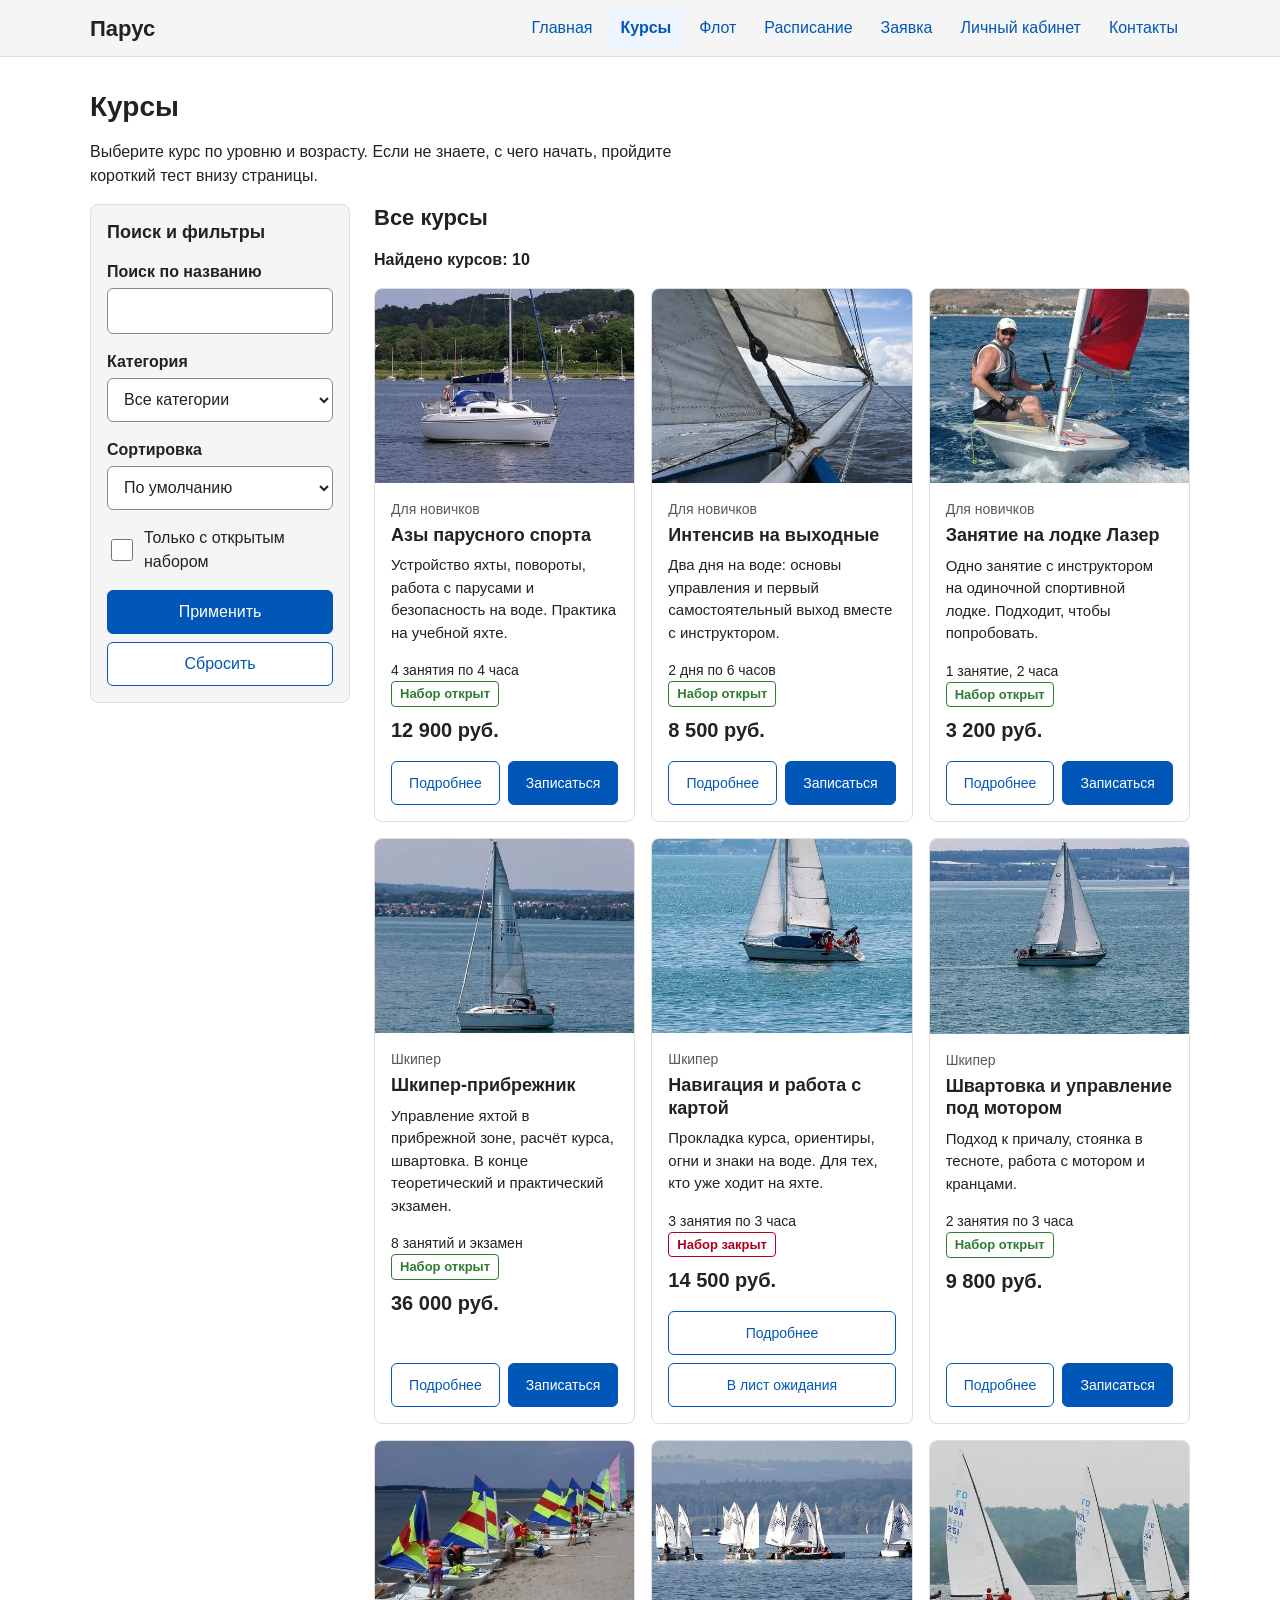
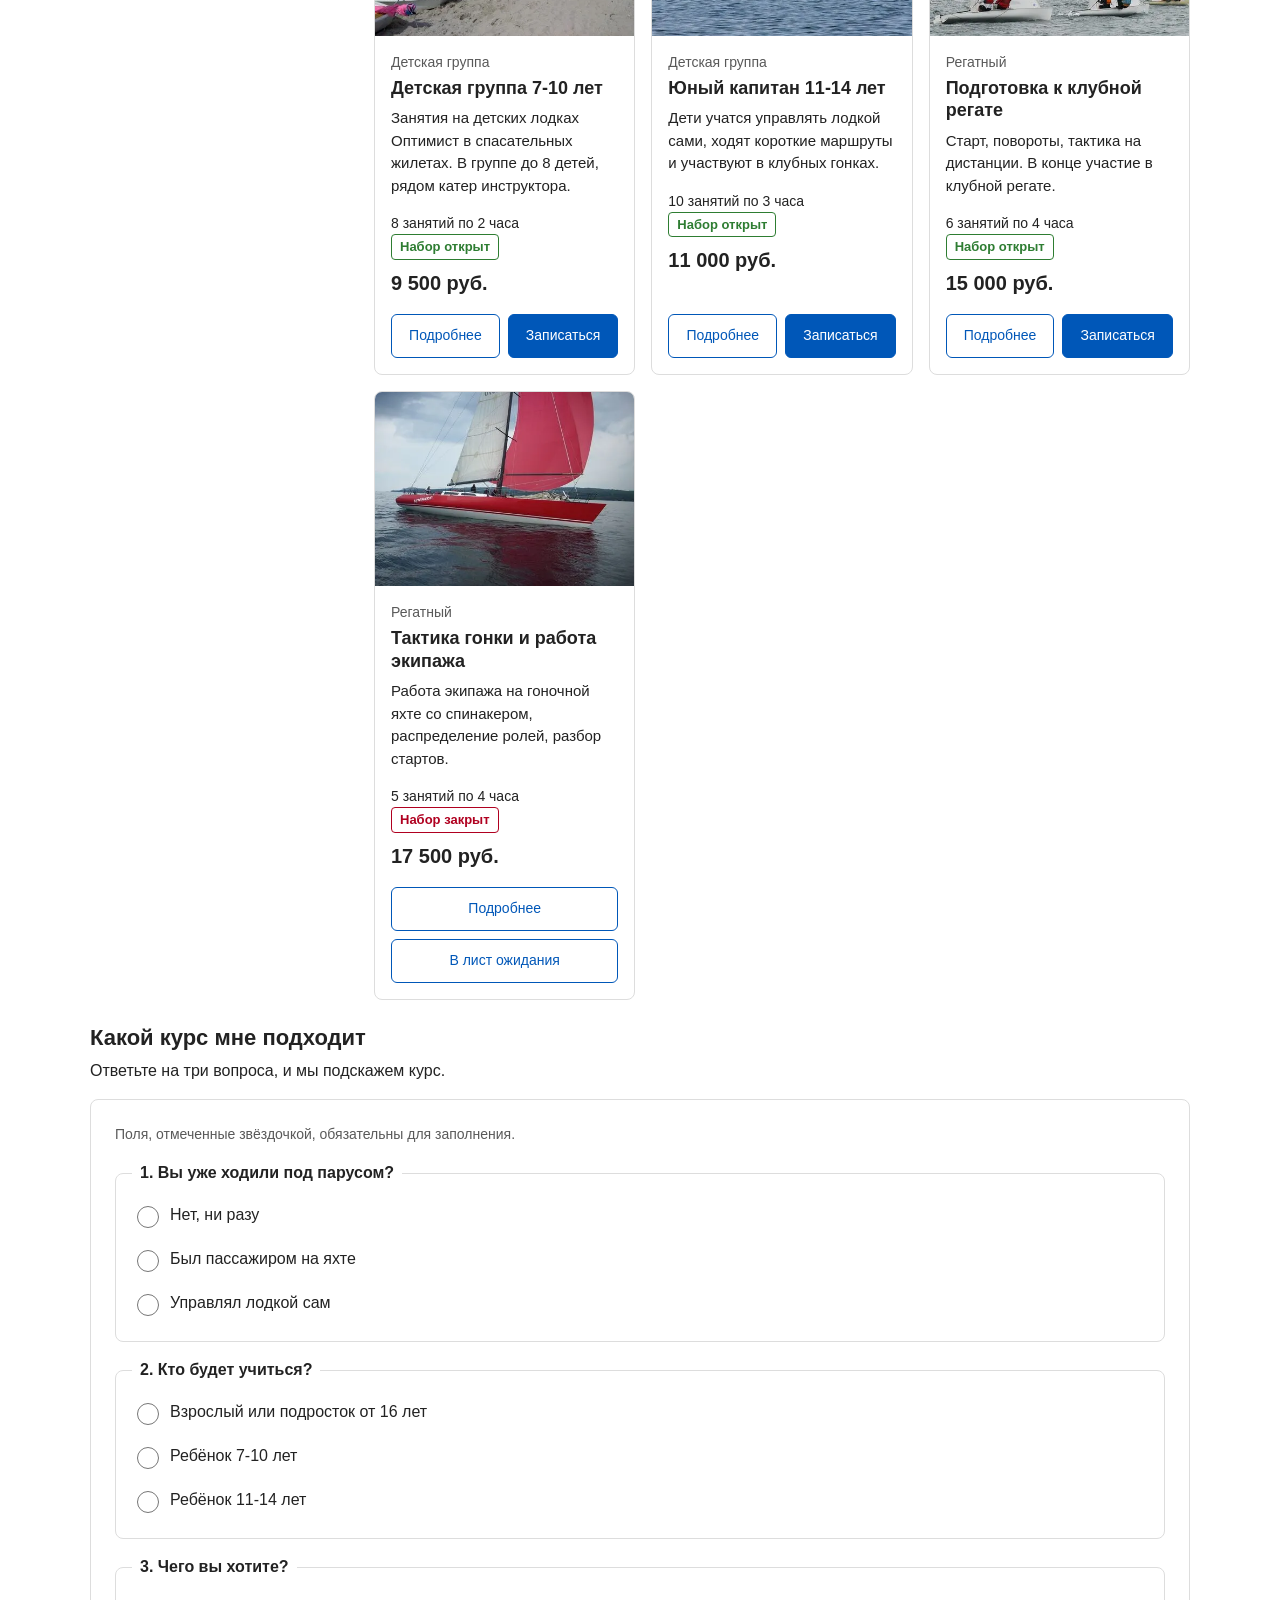
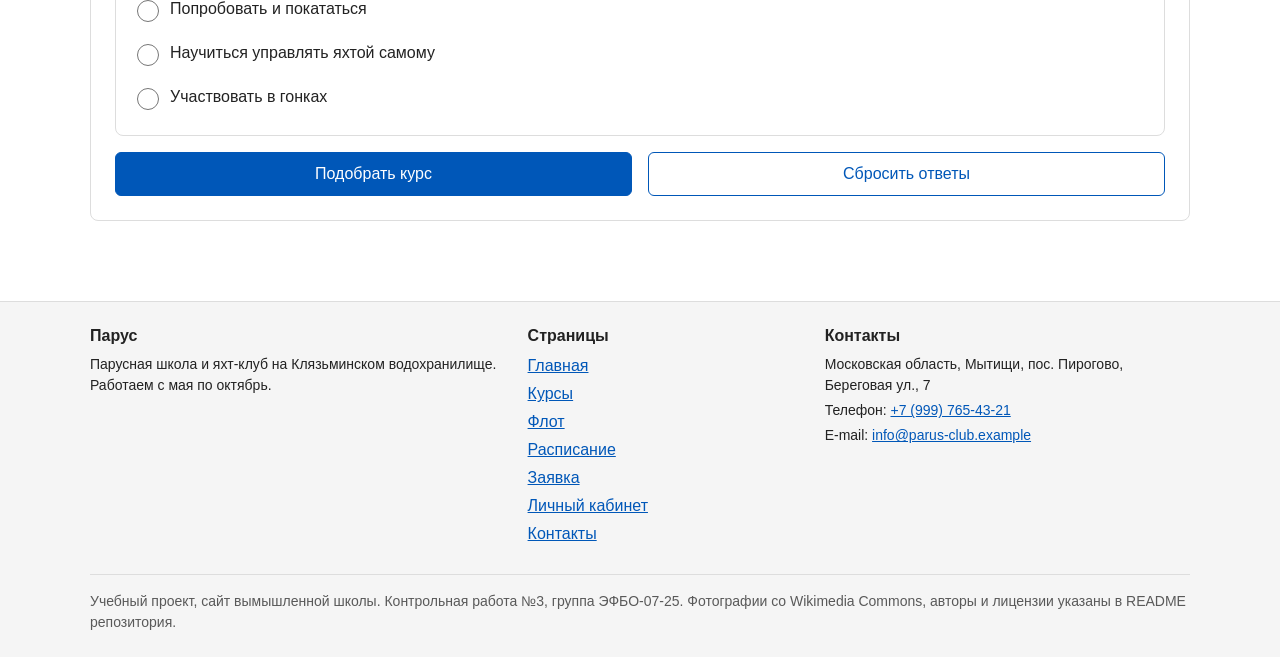
<file: courses.html>
<!DOCTYPE html>
<html lang="ru">
<head>
    <meta charset="UTF-8">
    <meta name="viewport" content="width=device-width, initial-scale=1.0">
    <meta name="description" content="Каталог курсов парусной школы Парус: для новичков, шкипер, детская группа, регатный курс.">
    <title>Курсы | Парус</title>
    <link rel="icon" href="images/favicon.svg" type="image/svg+xml">
    <link rel="stylesheet" href="css/style.css">
    <link rel="stylesheet" href="css/responsive.css">
    <script src="js/main.js" defer></script>
</head>
<body>
    <a class="skip-link" href="#main">Перейти к основному содержимому</a>

    <header class="site-header" id="top">
        <div class="site-header__inner">
            <a class="site-header__logo" href="index.html">Парус</a>

            <button class="site-header__toggle" type="button" aria-expanded="false" aria-controls="site-nav">Меню</button>

            <nav class="site-nav" id="site-nav" aria-label="Основная навигация">
                <ul class="site-nav__list">
                    <li class="site-nav__item"><a class="site-nav__link" href="index.html">Главная</a></li>
                    <li class="site-nav__item"><a class="site-nav__link site-nav__link--active" href="courses.html" aria-current="page">Курсы</a></li>
                    <li class="site-nav__item"><a class="site-nav__link" href="fleet.html">Флот</a></li>
                    <li class="site-nav__item"><a class="site-nav__link" href="schedule.html">Расписание</a></li>
                    <li class="site-nav__item"><a class="site-nav__link" href="order.html">Заявка</a></li>
                    <li class="site-nav__item"><a class="site-nav__link" href="account.html">Личный кабинет</a></li>
                    <li class="site-nav__item"><a class="site-nav__link" href="contacts.html">Контакты</a></li>
                </ul>
            </nav>
        </div>
    </header>

    <main id="main" class="main" tabindex="-1">
        <h1>Курсы</h1>
        <p class="section__text">Выберите курс по уровню и возрасту. Если не знаете, с чего начать, пройдите короткий тест внизу страницы.</p>

        <div class="catalog-layout">
            <aside class="catalog-layout__filters" aria-label="Поиск и фильтры">
                <div class="catalog-filters" id="catalog-filters">
                    <button class="catalog-filters__toggle" type="button" aria-expanded="false" aria-controls="catalog-form">Поиск и фильтры</button>
                    <h2 class="catalog-filters__title">Поиск и фильтры</h2>
                    <form class="form catalog-filters__form" id="catalog-form" action="courses.html" method="get">
                        <div class="form__group">
                            <label class="form__label" for="filter-search">Поиск по названию</label>
                            <input class="form__input" id="filter-search" name="q" type="search" aria-describedby="filter-search-error">
                            <p class="form__error" id="filter-search-error"></p>
                        </div>
                        <div class="form__group">
                            <label class="form__label" for="filter-category">Категория</label>
                            <select class="form__select" id="filter-category" name="category" aria-describedby="filter-category-error">
                                <option value="">Все категории</option>
                                <option value="beginner">Для новичков</option>
                                <option value="skipper">Шкипер</option>
                                <option value="kids">Детская группа</option>
                                <option value="regatta">Регатный</option>
                            </select>
                            <p class="form__error" id="filter-category-error"></p>
                        </div>
                        <div class="form__group">
                            <label class="form__label" for="filter-sort">Сортировка</label>
                            <select class="form__select" id="filter-sort" name="sort" aria-describedby="filter-sort-error">
                                <option value="">По умолчанию</option>
                                <option value="price-asc">Сначала дешёвые</option>
                                <option value="price-desc">Сначала дорогие</option>
                                <option value="title">По названию</option>
                            </select>
                            <p class="form__error" id="filter-sort-error"></p>
                        </div>
                        <div class="form__check">
                            <input id="filter-available" name="available" type="checkbox" value="1">
                            <label for="filter-available">Только с открытым набором</label>
                        </div>
                        <div class="form__actions">
                            <button class="button button--primary" type="submit">Применить</button>
                            <button class="button button--secondary" type="reset">Сбросить</button>
                        </div>
                    </form>
                </div>
            </aside>

            <section class="catalog-layout__products" aria-labelledby="courses-title">
                <h2 id="courses-title">Все курсы</h2>
                <p class="catalog-count" id="catalog-count">Найдено курсов: 10</p>
                <div class="products-grid" id="courses-list">
                    <article class="product-card" data-id="1" data-category="beginner" data-price="12900" data-available="true">
                        <picture class="product-card__picture">
                            <source type="image/webp" srcset="images/small-sloop-480.webp 480w, images/small-sloop.webp 800w" sizes="(min-width: 1200px) 260px, (min-width: 1024px) 340px, (min-width: 640px) 50vw, 100vw">
                            <img class="product-card__image" src="images/small-sloop.jpg" srcset="images/small-sloop-480.jpg 480w, images/small-sloop.jpg 800w" sizes="(min-width: 1200px) 260px, (min-width: 1024px) 340px, (min-width: 640px) 50vw, 100vw" width="800" height="600" alt="Небольшая белая яхта на воде у берега">
                        </picture>
                        <div class="product-card__body">
                            <p class="product-card__category">Для новичков</p>
                            <h3 class="product-card__title"><a class="product-card__link" href="course.html?id=1">Азы парусного спорта</a></h3>
                            <p class="product-card__description">Устройство яхты, повороты, работа с парусами и безопасность на воде. Практика на учебной яхте.</p>
                            <ul class="product-card__meta">
                                <li>4 занятия по 4 часа</li>
                                <li><span class="badge badge--ok">Набор открыт</span></li>
                            </ul>
                            <p class="product-card__price">12 900 руб.</p>
                            <div class="product-card__actions">
                                <a class="button button--secondary button--small" href="course.html?id=1">Подробнее</a>
                                <a class="button button--primary button--small" href="order.html?course=1">Записаться</a>
                            </div>
                        </div>
                    </article>
                    <article class="product-card" data-id="2" data-category="beginner" data-price="8500" data-available="true">
                        <picture class="product-card__picture">
                            <source type="image/webp" srcset="images/bow-view-480.webp 480w, images/bow-view.webp 800w" sizes="(min-width: 1200px) 260px, (min-width: 1024px) 340px, (min-width: 640px) 50vw, 100vw">
                            <img class="product-card__image" src="images/bow-view.jpg" srcset="images/bow-view-480.jpg 480w, images/bow-view.jpg 800w" sizes="(min-width: 1200px) 260px, (min-width: 1024px) 340px, (min-width: 640px) 50vw, 100vw" width="800" height="600" alt="Вид с борта на паруса и воду">
                        </picture>
                        <div class="product-card__body">
                            <p class="product-card__category">Для новичков</p>
                            <h3 class="product-card__title"><a class="product-card__link" href="course.html?id=2">Интенсив на выходные</a></h3>
                            <p class="product-card__description">Два дня на воде: основы управления и первый самостоятельный выход вместе с инструктором.</p>
                            <ul class="product-card__meta">
                                <li>2 дня по 6 часов</li>
                                <li><span class="badge badge--ok">Набор открыт</span></li>
                            </ul>
                            <p class="product-card__price">8 500 руб.</p>
                            <div class="product-card__actions">
                                <a class="button button--secondary button--small" href="course.html?id=2">Подробнее</a>
                                <a class="button button--primary button--small" href="order.html?course=2">Записаться</a>
                            </div>
                        </div>
                    </article>
                    <article class="product-card" data-id="3" data-category="beginner" data-price="3200" data-available="true">
                        <picture class="product-card__picture">
                            <source type="image/webp" srcset="images/laser-480.webp 480w, images/laser.webp 800w" sizes="(min-width: 1200px) 260px, (min-width: 1024px) 340px, (min-width: 640px) 50vw, 100vw">
                            <img class="product-card__image" src="images/laser.jpg" srcset="images/laser-480.jpg 480w, images/laser.jpg 800w" sizes="(min-width: 1200px) 260px, (min-width: 1024px) 340px, (min-width: 640px) 50vw, 100vw" width="800" height="600" alt="Спортсмен на одиночной лодке с красным парусом" loading="lazy">
                        </picture>
                        <div class="product-card__body">
                            <p class="product-card__category">Для новичков</p>
                            <h3 class="product-card__title"><a class="product-card__link" href="course.html?id=3">Занятие на лодке Лазер</a></h3>
                            <p class="product-card__description">Одно занятие с инструктором на одиночной спортивной лодке. Подходит, чтобы попробовать.</p>
                            <ul class="product-card__meta">
                                <li>1 занятие, 2 часа</li>
                                <li><span class="badge badge--ok">Набор открыт</span></li>
                            </ul>
                            <p class="product-card__price">3 200 руб.</p>
                            <div class="product-card__actions">
                                <a class="button button--secondary button--small" href="course.html?id=3">Подробнее</a>
                                <a class="button button--primary button--small" href="order.html?course=3">Записаться</a>
                            </div>
                        </div>
                    </article>
                    <article class="product-card" data-id="4" data-category="skipper" data-price="36000" data-available="true">
                        <picture class="product-card__picture">
                            <source type="image/webp" srcset="images/cruiser-a-480.webp 480w, images/cruiser-a.webp 800w" sizes="(min-width: 1200px) 260px, (min-width: 1024px) 340px, (min-width: 640px) 50vw, 100vw">
                            <img class="product-card__image" src="images/cruiser-a.jpg" srcset="images/cruiser-a-480.jpg 480w, images/cruiser-a.jpg 800w" sizes="(min-width: 1200px) 260px, (min-width: 1024px) 340px, (min-width: 640px) 50vw, 100vw" width="800" height="600" alt="Килевая яхта под парусами на озере" loading="lazy">
                        </picture>
                        <div class="product-card__body">
                            <p class="product-card__category">Шкипер</p>
                            <h3 class="product-card__title"><a class="product-card__link" href="course.html?id=4">Шкипер-прибрежник</a></h3>
                            <p class="product-card__description">Управление яхтой в прибрежной зоне, расчёт курса, швартовка. В конце теоретический и практический экзамен.</p>
                            <ul class="product-card__meta">
                                <li>8 занятий и экзамен</li>
                                <li><span class="badge badge--ok">Набор открыт</span></li>
                            </ul>
                            <p class="product-card__price">36 000 руб.</p>
                            <div class="product-card__actions">
                                <a class="button button--secondary button--small" href="course.html?id=4">Подробнее</a>
                                <a class="button button--primary button--small" href="order.html?course=4">Записаться</a>
                            </div>
                        </div>
                    </article>
                    <article class="product-card" data-id="5" data-category="skipper" data-price="14500" data-available="false">
                        <picture class="product-card__picture">
                            <source type="image/webp" srcset="images/cruiser-c-480.webp 480w, images/cruiser-c.webp 800w" sizes="(min-width: 1200px) 260px, (min-width: 1024px) 340px, (min-width: 640px) 50vw, 100vw">
                            <img class="product-card__image" src="images/cruiser-c.jpg" srcset="images/cruiser-c-480.jpg 480w, images/cruiser-c.jpg 800w" sizes="(min-width: 1200px) 260px, (min-width: 1024px) 340px, (min-width: 640px) 50vw, 100vw" width="800" height="600" alt="Яхта с белыми парусами идёт по спокойной воде" loading="lazy">
                        </picture>
                        <div class="product-card__body">
                            <p class="product-card__category">Шкипер</p>
                            <h3 class="product-card__title"><a class="product-card__link" href="course.html?id=5">Навигация и работа с картой</a></h3>
                            <p class="product-card__description">Прокладка курса, ориентиры, огни и знаки на воде. Для тех, кто уже ходит на яхте.</p>
                            <ul class="product-card__meta">
                                <li>3 занятия по 3 часа</li>
                                <li><span class="badge badge--closed">Набор закрыт</span></li>
                            </ul>
                            <p class="product-card__price">14 500 руб.</p>
                            <div class="product-card__actions">
                                <a class="button button--secondary button--small" href="course.html?id=5">Подробнее</a>
                                <a class="button button--secondary button--small" href="order.html?course=5">В лист ожидания</a>
                            </div>
                        </div>
                    </article>
                    <article class="product-card" data-id="6" data-category="skipper" data-price="9800" data-available="true">
                        <picture class="product-card__picture">
                            <source type="image/webp" srcset="images/cruiser-b-480.webp 480w, images/cruiser-b.webp 800w" sizes="(min-width: 1200px) 260px, (min-width: 1024px) 340px, (min-width: 640px) 50vw, 100vw">
                            <img class="product-card__image" src="images/cruiser-b.jpg" srcset="images/cruiser-b-480.jpg 480w, images/cruiser-b.jpg 800w" sizes="(min-width: 1200px) 260px, (min-width: 1024px) 340px, (min-width: 640px) 50vw, 100vw" width="800" height="600" alt="Прогулочная яхта идёт под парусами" loading="lazy">
                        </picture>
                        <div class="product-card__body">
                            <p class="product-card__category">Шкипер</p>
                            <h3 class="product-card__title"><a class="product-card__link" href="course.html?id=6">Швартовка и управление под мотором</a></h3>
                            <p class="product-card__description">Подход к причалу, стоянка в тесноте, работа с мотором и кранцами.</p>
                            <ul class="product-card__meta">
                                <li>2 занятия по 3 часа</li>
                                <li><span class="badge badge--ok">Набор открыт</span></li>
                            </ul>
                            <p class="product-card__price">9 800 руб.</p>
                            <div class="product-card__actions">
                                <a class="button button--secondary button--small" href="course.html?id=6">Подробнее</a>
                                <a class="button button--primary button--small" href="order.html?course=6">Записаться</a>
                            </div>
                        </div>
                    </article>
                    <article class="product-card" data-id="7" data-category="kids" data-price="9500" data-available="true">
                        <picture class="product-card__picture">
                            <source type="image/webp" srcset="images/optimist-beach-480.webp 480w, images/optimist-beach.webp 800w" sizes="(min-width: 1200px) 260px, (min-width: 1024px) 340px, (min-width: 640px) 50vw, 100vw">
                            <img class="product-card__image" src="images/optimist-beach.jpg" srcset="images/optimist-beach-480.jpg 480w, images/optimist-beach.jpg 800w" sizes="(min-width: 1200px) 260px, (min-width: 1024px) 340px, (min-width: 640px) 50vw, 100vw" width="800" height="600" alt="Детские лодки с разноцветными парусами на песчаном берегу" loading="lazy">
                        </picture>
                        <div class="product-card__body">
                            <p class="product-card__category">Детская группа</p>
                            <h3 class="product-card__title"><a class="product-card__link" href="course.html?id=7">Детская группа 7-10 лет</a></h3>
                            <p class="product-card__description">Занятия на детских лодках Оптимист в спасательных жилетах. В группе до 8 детей, рядом катер инструктора.</p>
                            <ul class="product-card__meta">
                                <li>8 занятий по 2 часа</li>
                                <li><span class="badge badge--ok">Набор открыт</span></li>
                            </ul>
                            <p class="product-card__price">9 500 руб.</p>
                            <div class="product-card__actions">
                                <a class="button button--secondary button--small" href="course.html?id=7">Подробнее</a>
                                <a class="button button--primary button--small" href="order.html?course=7">Записаться</a>
                            </div>
                        </div>
                    </article>
                    <article class="product-card" data-id="8" data-category="kids" data-price="11000" data-available="true">
                        <picture class="product-card__picture">
                            <source type="image/webp" srcset="images/optimist-group-480.webp 480w, images/optimist-group.webp 800w" sizes="(min-width: 1200px) 260px, (min-width: 1024px) 340px, (min-width: 640px) 50vw, 100vw">
                            <img class="product-card__image" src="images/optimist-group.jpg" srcset="images/optimist-group-480.jpg 480w, images/optimist-group.jpg 800w" sizes="(min-width: 1200px) 260px, (min-width: 1024px) 340px, (min-width: 640px) 50vw, 100vw" width="800" height="600" alt="Группа маленьких парусных лодок на воде" loading="lazy">
                        </picture>
                        <div class="product-card__body">
                            <p class="product-card__category">Детская группа</p>
                            <h3 class="product-card__title"><a class="product-card__link" href="course.html?id=8">Юный капитан 11-14 лет</a></h3>
                            <p class="product-card__description">Дети учатся управлять лодкой сами, ходят короткие маршруты и участвуют в клубных гонках.</p>
                            <ul class="product-card__meta">
                                <li>10 занятий по 3 часа</li>
                                <li><span class="badge badge--ok">Набор открыт</span></li>
                            </ul>
                            <p class="product-card__price">11 000 руб.</p>
                            <div class="product-card__actions">
                                <a class="button button--secondary button--small" href="course.html?id=8">Подробнее</a>
                                <a class="button button--primary button--small" href="order.html?course=8">Записаться</a>
                            </div>
                        </div>
                    </article>
                    <article class="product-card" data-id="9" data-category="regatta" data-price="15000" data-available="true">
                        <picture class="product-card__picture">
                            <source type="image/webp" srcset="images/regatta-fd-480.webp 480w, images/regatta-fd.webp 800w" sizes="(min-width: 1200px) 260px, (min-width: 1024px) 340px, (min-width: 640px) 50vw, 100vw">
                            <img class="product-card__image" src="images/regatta-fd.jpg" srcset="images/regatta-fd-480.jpg 480w, images/regatta-fd.jpg 800w" sizes="(min-width: 1200px) 260px, (min-width: 1024px) 340px, (min-width: 640px) 50vw, 100vw" width="800" height="600" alt="Три гоночные лодки с белыми парусами идут по дистанции" loading="lazy">
                        </picture>
                        <div class="product-card__body">
                            <p class="product-card__category">Регатный</p>
                            <h3 class="product-card__title"><a class="product-card__link" href="course.html?id=9">Подготовка к клубной регате</a></h3>
                            <p class="product-card__description">Старт, повороты, тактика на дистанции. В конце участие в клубной регате.</p>
                            <ul class="product-card__meta">
                                <li>6 занятий по 4 часа</li>
                                <li><span class="badge badge--ok">Набор открыт</span></li>
                            </ul>
                            <p class="product-card__price">15 000 руб.</p>
                            <div class="product-card__actions">
                                <a class="button button--secondary button--small" href="course.html?id=9">Подробнее</a>
                                <a class="button button--primary button--small" href="order.html?course=9">Записаться</a>
                            </div>
                        </div>
                    </article>
                    <article class="product-card" data-id="10" data-category="regatta" data-price="17500" data-available="false">
                        <picture class="product-card__picture">
                            <source type="image/webp" srcset="images/racer-red-480.webp 480w, images/racer-red.webp 800w" sizes="(min-width: 1200px) 260px, (min-width: 1024px) 340px, (min-width: 640px) 50vw, 100vw">
                            <img class="product-card__image" src="images/racer-red.jpg" srcset="images/racer-red-480.jpg 480w, images/racer-red.jpg 800w" sizes="(min-width: 1200px) 260px, (min-width: 1024px) 340px, (min-width: 640px) 50vw, 100vw" width="800" height="600" alt="Гоночная яхта с красным спинакером" loading="lazy">
                        </picture>
                        <div class="product-card__body">
                            <p class="product-card__category">Регатный</p>
                            <h3 class="product-card__title"><a class="product-card__link" href="course.html?id=10">Тактика гонки и работа экипажа</a></h3>
                            <p class="product-card__description">Работа экипажа на гоночной яхте со спинакером, распределение ролей, разбор стартов.</p>
                            <ul class="product-card__meta">
                                <li>5 занятий по 4 часа</li>
                                <li><span class="badge badge--closed">Набор закрыт</span></li>
                            </ul>
                            <p class="product-card__price">17 500 руб.</p>
                            <div class="product-card__actions">
                                <a class="button button--secondary button--small" href="course.html?id=10">Подробнее</a>
                                <a class="button button--secondary button--small" href="order.html?course=10">В лист ожидания</a>
                            </div>
                        </div>
                    </article>
                </div>
                <p class="catalog-empty" id="catalog-empty" hidden>По вашему запросу ничего не найдено. Измените поиск или сбросьте фильтры.</p>
            </section>
        </div>

        <section class="section" id="quiz">
            <h2 class="section__title">Какой курс мне подходит</h2>
            <p class="section__text">Ответьте на три вопроса, и мы подскажем курс.</p>
            <form class="form quiz" id="quiz-form" action="courses.html" method="get">
                <p class="form__note">Поля, отмеченные звёздочкой, обязательны для заполнения.</p>
                <fieldset class="form__fieldset">
                    <legend class="form__legend">1. Вы уже ходили под парусом?</legend>
                <div class="form__check">
                    <input id="quiz-1-none" name="quiz1" type="radio" value="none" required>
                    <label for="quiz-1-none">Нет, ни разу</label>
                </div>
                <div class="form__check">
                    <input id="quiz-1-passenger" name="quiz1" type="radio" value="passenger">
                    <label for="quiz-1-passenger">Был пассажиром на яхте</label>
                </div>
                <div class="form__check">
                    <input id="quiz-1-helm" name="quiz1" type="radio" value="helm">
                    <label for="quiz-1-helm">Управлял лодкой сам</label>
                </div>
                </fieldset>
                <fieldset class="form__fieldset">
                    <legend class="form__legend">2. Кто будет учиться?</legend>
                <div class="form__check">
                    <input id="quiz-2-adult" name="quiz2" type="radio" value="adult" required>
                    <label for="quiz-2-adult">Взрослый или подросток от 16 лет</label>
                </div>
                <div class="form__check">
                    <input id="quiz-2-child7" name="quiz2" type="radio" value="child7">
                    <label for="quiz-2-child7">Ребёнок 7-10 лет</label>
                </div>
                <div class="form__check">
                    <input id="quiz-2-child11" name="quiz2" type="radio" value="child11">
                    <label for="quiz-2-child11">Ребёнок 11-14 лет</label>
                </div>
                </fieldset>
                <fieldset class="form__fieldset">
                    <legend class="form__legend">3. Чего вы хотите?</legend>
                <div class="form__check">
                    <input id="quiz-3-try" name="quiz3" type="radio" value="try" required>
                    <label for="quiz-3-try">Попробовать и покататься</label>
                </div>
                <div class="form__check">
                    <input id="quiz-3-skipper" name="quiz3" type="radio" value="skipper">
                    <label for="quiz-3-skipper">Научиться управлять яхтой самому</label>
                </div>
                <div class="form__check">
                    <input id="quiz-3-race" name="quiz3" type="radio" value="race">
                    <label for="quiz-3-race">Участвовать в гонках</label>
                </div>
                </fieldset>
                <div class="form__actions">
                    <button class="button button--primary" type="submit">Подобрать курс</button>
                    <button class="button button--secondary" type="reset">Сбросить ответы</button>
                </div>
                <div class="form__result" id="quiz-result" aria-live="polite"></div>
            </form>
        </section>
    </main>

    <footer class="site-footer">
        <div class="site-footer__inner">
            <div class="site-footer__col">
                <h2 class="site-footer__title">Парус</h2>
                <p class="site-footer__text">Парусная школа и яхт-клуб на Клязьминском водохранилище. Работаем с мая по октябрь.</p>
            </div>
            <div class="site-footer__col">
                <h2 class="site-footer__title">Страницы</h2>
                <ul class="site-footer__list">
                    <li class="site-footer__item"><a href="index.html">Главная</a></li>
                    <li class="site-footer__item"><a href="courses.html">Курсы</a></li>
                    <li class="site-footer__item"><a href="fleet.html">Флот</a></li>
                    <li class="site-footer__item"><a href="schedule.html">Расписание</a></li>
                    <li class="site-footer__item"><a href="order.html">Заявка</a></li>
                    <li class="site-footer__item"><a href="account.html">Личный кабинет</a></li>
                    <li class="site-footer__item"><a href="contacts.html">Контакты</a></li>
                </ul>
            </div>
            <div class="site-footer__col">
                <h2 class="site-footer__title">Контакты</h2>
                <p class="site-footer__text">Московская область, Мытищи, пос. Пирогово, Береговая ул., 7</p>
                <p class="site-footer__text">Телефон: <a href="tel:+79997654321">+7 (999) 765-43-21</a></p>
                <p class="site-footer__text">E-mail: <a href="mailto:info@parus-club.example">info@parus-club.example</a></p>
            </div>
        </div>
        <p class="site-footer__copy">Учебный проект, сайт вымышленной школы. Контрольная работа №3, группа ЭФБО-07-25. Фотографии со Wikimedia Commons, авторы и лицензии указаны в README репозитория.</p>
    </footer>
</body>
</html>
</file>
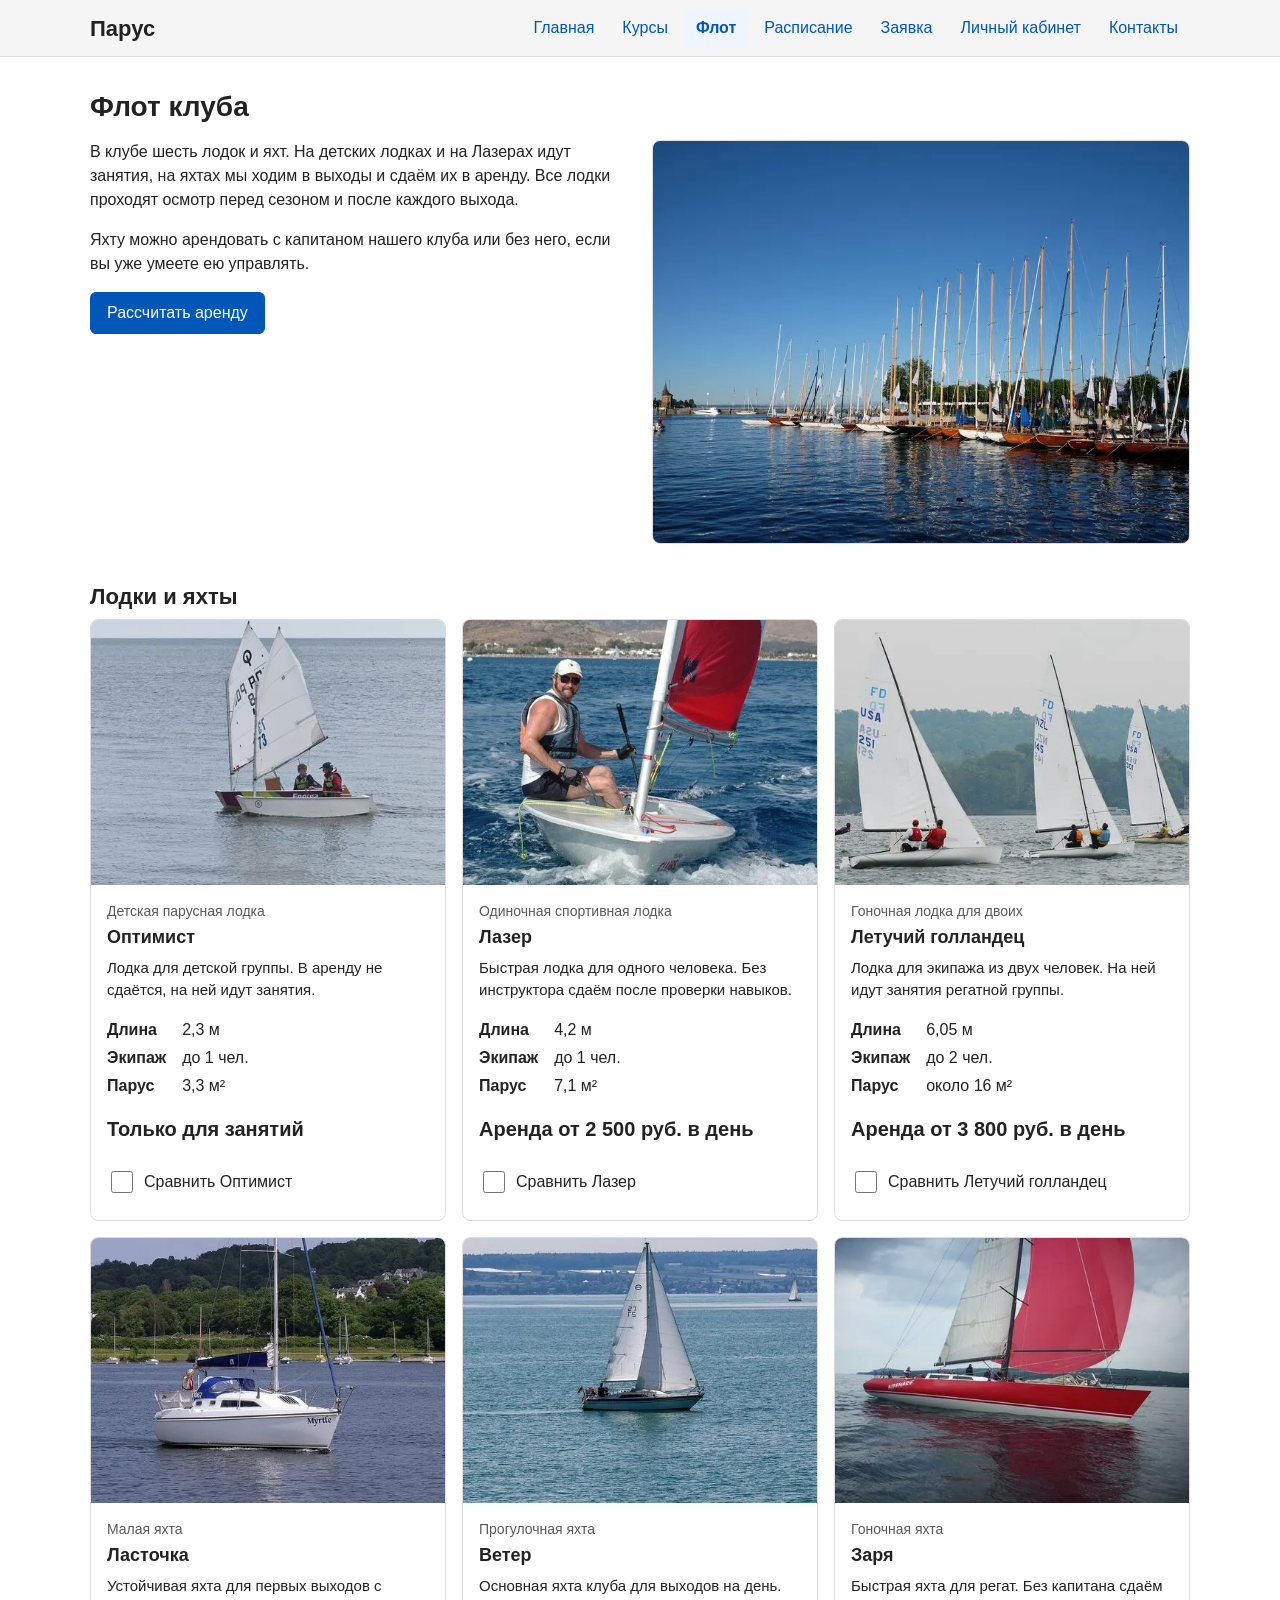
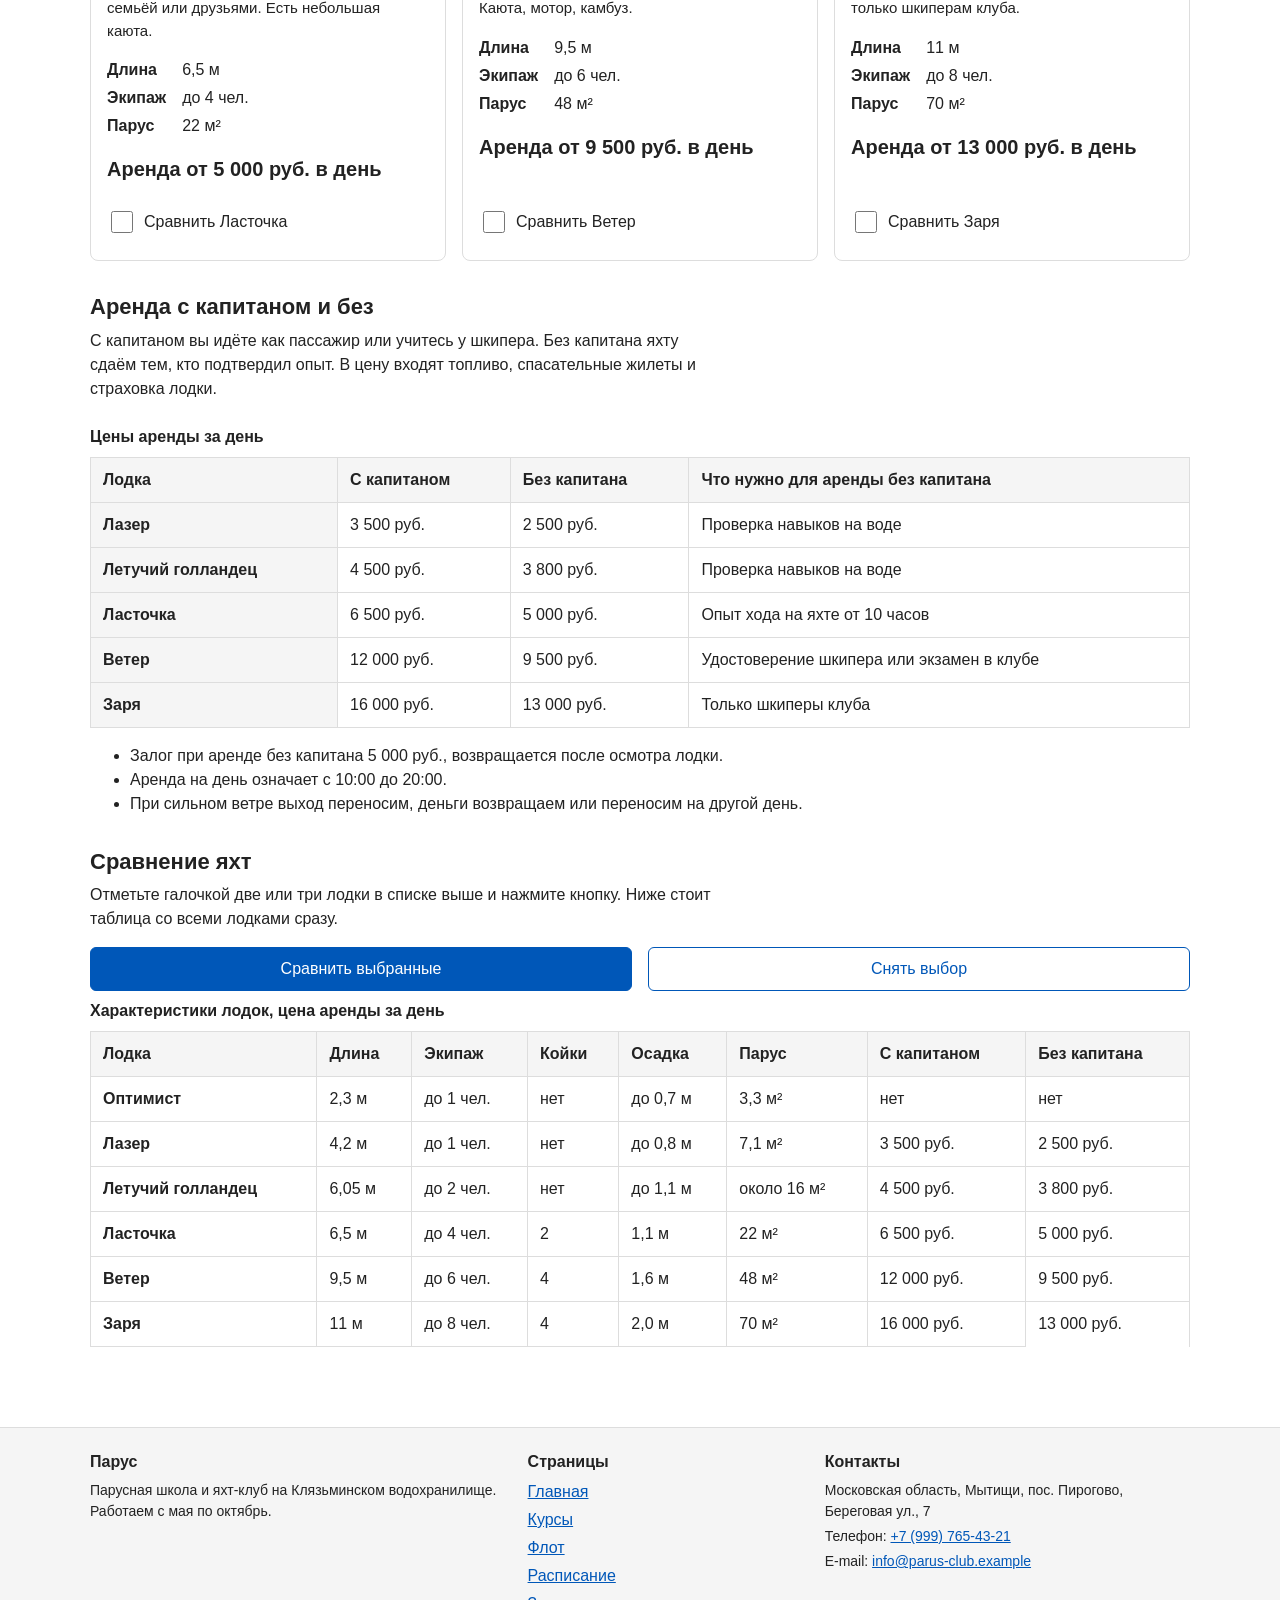
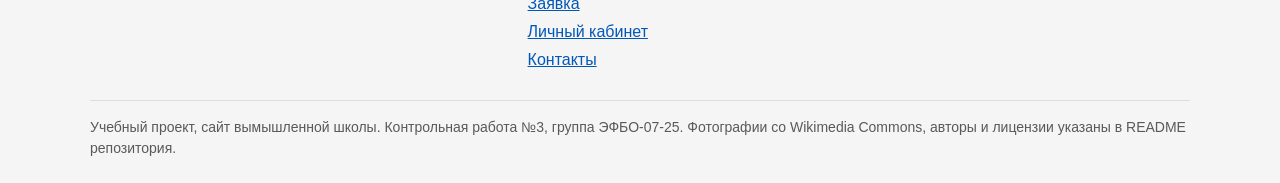
<file: fleet.html>
<!DOCTYPE html>
<html lang="ru">
<head>
    <meta charset="UTF-8">
    <meta name="viewport" content="width=device-width, initial-scale=1.0">
    <meta name="description" content="Лодки и яхты клуба Парус: характеристики, аренда с капитаном и без, сравнение.">
    <title>Флот | Парус</title>
    <link rel="icon" href="images/favicon.svg" type="image/svg+xml">
    <link rel="stylesheet" href="css/style.css">
    <link rel="stylesheet" href="css/responsive.css">
    <script src="js/main.js" defer></script>
</head>
<body>
    <a class="skip-link" href="#main">Перейти к основному содержимому</a>

    <header class="site-header" id="top">
        <div class="site-header__inner">
            <a class="site-header__logo" href="index.html">Парус</a>

            <button class="site-header__toggle" type="button" aria-expanded="false" aria-controls="site-nav">Меню</button>

            <nav class="site-nav" id="site-nav" aria-label="Основная навигация">
                <ul class="site-nav__list">
                    <li class="site-nav__item"><a class="site-nav__link" href="index.html">Главная</a></li>
                    <li class="site-nav__item"><a class="site-nav__link" href="courses.html">Курсы</a></li>
                    <li class="site-nav__item"><a class="site-nav__link site-nav__link--active" href="fleet.html" aria-current="page">Флот</a></li>
                    <li class="site-nav__item"><a class="site-nav__link" href="schedule.html">Расписание</a></li>
                    <li class="site-nav__item"><a class="site-nav__link" href="order.html">Заявка</a></li>
                    <li class="site-nav__item"><a class="site-nav__link" href="account.html">Личный кабинет</a></li>
                    <li class="site-nav__item"><a class="site-nav__link" href="contacts.html">Контакты</a></li>
                </ul>
            </nav>
        </div>
    </header>

    <main id="main" class="main" tabindex="-1">
        <h1>Флот клуба</h1>
        <section class="section" id="intro">
            <div class="split">
                <div class="split__text">
                    <p>В клубе шесть лодок и яхт. На детских лодках и на Лазерах идут занятия, на яхтах мы ходим в выходы и сдаём их в аренду. Все лодки проходят осмотр перед сезоном и после каждого выхода.</p>
                    <p>Яхту можно арендовать с капитаном нашего клуба или без него, если вы уже умеете ею управлять.</p>
                    <p><a class="button button--primary" href="order.html#calc">Рассчитать аренду</a></p>
                </div>
                <picture class="split__picture">
                    <source type="image/webp" srcset="images/harbour-masts-480.webp 480w, images/harbour-masts.webp 800w" sizes="(min-width: 768px) 520px, 100vw">
                    <img class="split__image" src="images/harbour-masts.jpg" srcset="images/harbour-masts-480.jpg 480w, images/harbour-masts.jpg 800w" sizes="(min-width: 768px) 520px, 100vw" width="800" height="600" alt="Яхты стоят у причала, над ними ряд мачт">
                </picture>
            </div>
        </section>

        <section class="section" id="boats">
            <h2 class="section__title">Лодки и яхты</h2>
            <div class="products-grid" id="fleet-list">
                <article class="product-card" data-id="1" data-rent-capt="0" data-rent-free="0">
                    <picture class="product-card__picture">
                        <source type="image/webp" srcset="images/optimist-pair-480.webp 480w, images/optimist-pair.webp 800w" sizes="(min-width: 1024px) 350px, (min-width: 640px) 50vw, 100vw">
                        <img class="product-card__image" src="images/optimist-pair.jpg" srcset="images/optimist-pair-480.jpg 480w, images/optimist-pair.jpg 800w" sizes="(min-width: 1024px) 350px, (min-width: 640px) 50vw, 100vw" width="800" height="600" alt="Две детские лодки с белыми парусами на спокойной воде" loading="lazy">
                    </picture>
                    <div class="product-card__body">
                        <p class="product-card__category">Детская парусная лодка</p>
                        <h3 class="product-card__title">Оптимист</h3>
                        <p class="product-card__description">Лодка для детской группы. В аренду не сдаётся, на ней идут занятия.</p>
                        <dl class="specs">
                            <dt>Длина</dt>
                            <dd>2,3 м</dd>
                            <dt>Экипаж</dt>
                            <dd>до 1 чел.</dd>
                            <dt>Парус</dt>
                            <dd>3,3 м²</dd>
                        </dl>
                        <p class="product-card__price">Только для занятий</p>
                        <div class="product-card__actions">
                            <div class="form__check">
                                <input id="compare-1" name="compare" type="checkbox" value="1" data-compare>
                                <label for="compare-1">Сравнить Оптимист</label>
                            </div>
                        </div>
                    </div>
                </article>
                <article class="product-card" data-id="2" data-rent-capt="3500" data-rent-free="2500">
                    <picture class="product-card__picture">
                        <source type="image/webp" srcset="images/laser-480.webp 480w, images/laser.webp 800w" sizes="(min-width: 1024px) 350px, (min-width: 640px) 50vw, 100vw">
                        <img class="product-card__image" src="images/laser.jpg" srcset="images/laser-480.jpg 480w, images/laser.jpg 800w" sizes="(min-width: 1024px) 350px, (min-width: 640px) 50vw, 100vw" width="800" height="600" alt="Спортсмен на одиночной лодке с красным парусом" loading="lazy">
                    </picture>
                    <div class="product-card__body">
                        <p class="product-card__category">Одиночная спортивная лодка</p>
                        <h3 class="product-card__title">Лазер</h3>
                        <p class="product-card__description">Быстрая лодка для одного человека. Без инструктора сдаём после проверки навыков.</p>
                        <dl class="specs">
                            <dt>Длина</dt>
                            <dd>4,2 м</dd>
                            <dt>Экипаж</dt>
                            <dd>до 1 чел.</dd>
                            <dt>Парус</dt>
                            <dd>7,1 м²</dd>
                        </dl>
                        <p class="product-card__price">Аренда от 2 500 руб. в день</p>
                        <div class="product-card__actions">
                            <div class="form__check">
                                <input id="compare-2" name="compare" type="checkbox" value="2" data-compare>
                                <label for="compare-2">Сравнить Лазер</label>
                            </div>
                        </div>
                    </div>
                </article>
                <article class="product-card" data-id="3" data-rent-capt="4500" data-rent-free="3800">
                    <picture class="product-card__picture">
                        <source type="image/webp" srcset="images/regatta-fd-480.webp 480w, images/regatta-fd.webp 800w" sizes="(min-width: 1024px) 350px, (min-width: 640px) 50vw, 100vw">
                        <img class="product-card__image" src="images/regatta-fd.jpg" srcset="images/regatta-fd-480.jpg 480w, images/regatta-fd.jpg 800w" sizes="(min-width: 1024px) 350px, (min-width: 640px) 50vw, 100vw" width="800" height="600" alt="Три гоночные лодки с белыми парусами идут по дистанции" loading="lazy">
                    </picture>
                    <div class="product-card__body">
                        <p class="product-card__category">Гоночная лодка для двоих</p>
                        <h3 class="product-card__title">Летучий голландец</h3>
                        <p class="product-card__description">Лодка для экипажа из двух человек. На ней идут занятия регатной группы.</p>
                        <dl class="specs">
                            <dt>Длина</dt>
                            <dd>6,05 м</dd>
                            <dt>Экипаж</dt>
                            <dd>до 2 чел.</dd>
                            <dt>Парус</dt>
                            <dd>около 16 м²</dd>
                        </dl>
                        <p class="product-card__price">Аренда от 3 800 руб. в день</p>
                        <div class="product-card__actions">
                            <div class="form__check">
                                <input id="compare-3" name="compare" type="checkbox" value="3" data-compare>
                                <label for="compare-3">Сравнить Летучий голландец</label>
                            </div>
                        </div>
                    </div>
                </article>
                <article class="product-card" data-id="4" data-rent-capt="6500" data-rent-free="5000">
                    <picture class="product-card__picture">
                        <source type="image/webp" srcset="images/small-sloop-480.webp 480w, images/small-sloop.webp 800w" sizes="(min-width: 1024px) 350px, (min-width: 640px) 50vw, 100vw">
                        <img class="product-card__image" src="images/small-sloop.jpg" srcset="images/small-sloop-480.jpg 480w, images/small-sloop.jpg 800w" sizes="(min-width: 1024px) 350px, (min-width: 640px) 50vw, 100vw" width="800" height="600" alt="Небольшая белая яхта на воде у берега" loading="lazy">
                    </picture>
                    <div class="product-card__body">
                        <p class="product-card__category">Малая яхта</p>
                        <h3 class="product-card__title">Ласточка</h3>
                        <p class="product-card__description">Устойчивая яхта для первых выходов с семьёй или друзьями. Есть небольшая каюта.</p>
                        <dl class="specs">
                            <dt>Длина</dt>
                            <dd>6,5 м</dd>
                            <dt>Экипаж</dt>
                            <dd>до 4 чел.</dd>
                            <dt>Парус</dt>
                            <dd>22 м²</dd>
                        </dl>
                        <p class="product-card__price">Аренда от 5 000 руб. в день</p>
                        <div class="product-card__actions">
                            <div class="form__check">
                                <input id="compare-4" name="compare" type="checkbox" value="4" data-compare>
                                <label for="compare-4">Сравнить Ласточка</label>
                            </div>
                        </div>
                    </div>
                </article>
                <article class="product-card" data-id="5" data-rent-capt="12000" data-rent-free="9500">
                    <picture class="product-card__picture">
                        <source type="image/webp" srcset="images/cruiser-b-480.webp 480w, images/cruiser-b.webp 800w" sizes="(min-width: 1024px) 350px, (min-width: 640px) 50vw, 100vw">
                        <img class="product-card__image" src="images/cruiser-b.jpg" srcset="images/cruiser-b-480.jpg 480w, images/cruiser-b.jpg 800w" sizes="(min-width: 1024px) 350px, (min-width: 640px) 50vw, 100vw" width="800" height="600" alt="Прогулочная яхта идёт под парусами" loading="lazy">
                    </picture>
                    <div class="product-card__body">
                        <p class="product-card__category">Прогулочная яхта</p>
                        <h3 class="product-card__title">Ветер</h3>
                        <p class="product-card__description">Основная яхта клуба для выходов на день. Каюта, мотор, камбуз.</p>
                        <dl class="specs">
                            <dt>Длина</dt>
                            <dd>9,5 м</dd>
                            <dt>Экипаж</dt>
                            <dd>до 6 чел.</dd>
                            <dt>Парус</dt>
                            <dd>48 м²</dd>
                        </dl>
                        <p class="product-card__price">Аренда от 9 500 руб. в день</p>
                        <div class="product-card__actions">
                            <div class="form__check">
                                <input id="compare-5" name="compare" type="checkbox" value="5" data-compare>
                                <label for="compare-5">Сравнить Ветер</label>
                            </div>
                        </div>
                    </div>
                </article>
                <article class="product-card" data-id="6" data-rent-capt="16000" data-rent-free="13000">
                    <picture class="product-card__picture">
                        <source type="image/webp" srcset="images/racer-red-480.webp 480w, images/racer-red.webp 800w" sizes="(min-width: 1024px) 350px, (min-width: 640px) 50vw, 100vw">
                        <img class="product-card__image" src="images/racer-red.jpg" srcset="images/racer-red-480.jpg 480w, images/racer-red.jpg 800w" sizes="(min-width: 1024px) 350px, (min-width: 640px) 50vw, 100vw" width="800" height="600" alt="Гоночная яхта с красным спинакером" loading="lazy">
                    </picture>
                    <div class="product-card__body">
                        <p class="product-card__category">Гоночная яхта</p>
                        <h3 class="product-card__title">Заря</h3>
                        <p class="product-card__description">Быстрая яхта для регат. Без капитана сдаём только шкиперам клуба.</p>
                        <dl class="specs">
                            <dt>Длина</dt>
                            <dd>11 м</dd>
                            <dt>Экипаж</dt>
                            <dd>до 8 чел.</dd>
                            <dt>Парус</dt>
                            <dd>70 м²</dd>
                        </dl>
                        <p class="product-card__price">Аренда от 13 000 руб. в день</p>
                        <div class="product-card__actions">
                            <div class="form__check">
                                <input id="compare-6" name="compare" type="checkbox" value="6" data-compare>
                                <label for="compare-6">Сравнить Заря</label>
                            </div>
                        </div>
                    </div>
                </article>
            </div>
        </section>

        <section class="section" id="rent">
            <h2 class="section__title">Аренда с капитаном и без</h2>
            <p class="section__text">С капитаном вы идёте как пассажир или учитесь у шкипера. Без капитана яхту сдаём тем, кто подтвердил опыт. В цену входят топливо, спасательные жилеты и страховка лодки.</p>
            <div class="table-wrapper" tabindex="0" role="region" aria-labelledby="rent-caption">
                <table class="info-table">
                    <caption id="rent-caption">Цены аренды за день</caption>
                    <thead>
                        <tr><th scope="col">Лодка</th><th scope="col">С капитаном</th><th scope="col">Без капитана</th><th scope="col">Что нужно для аренды без капитана</th></tr>
                    </thead>
                    <tbody>
                        <tr>
                            <th scope="row">Лазер</th>
                            <td>3 500 руб.</td>
                            <td>2 500 руб.</td>
                            <td>Проверка навыков на воде</td>
                        </tr>
                        <tr>
                            <th scope="row">Летучий голландец</th>
                            <td>4 500 руб.</td>
                            <td>3 800 руб.</td>
                            <td>Проверка навыков на воде</td>
                        </tr>
                        <tr>
                            <th scope="row">Ласточка</th>
                            <td>6 500 руб.</td>
                            <td>5 000 руб.</td>
                            <td>Опыт хода на яхте от 10 часов</td>
                        </tr>
                        <tr>
                            <th scope="row">Ветер</th>
                            <td>12 000 руб.</td>
                            <td>9 500 руб.</td>
                            <td>Удостоверение шкипера или экзамен в клубе</td>
                        </tr>
                        <tr>
                            <th scope="row">Заря</th>
                            <td>16 000 руб.</td>
                            <td>13 000 руб.</td>
                            <td>Только шкиперы клуба</td>
                        </tr>
                    </tbody>
                </table>
            </div>
            <ul>
                <li>Залог при аренде без капитана 5 000 руб., возвращается после осмотра лодки.</li>
                <li>Аренда на день означает с 10:00 до 20:00.</li>
                <li>При сильном ветре выход переносим, деньги возвращаем или переносим на другой день.</li>
            </ul>
        </section>

        <section class="section" id="compare">
            <h2 class="section__title">Сравнение яхт</h2>
            <p class="section__text">Отметьте галочкой две или три лодки в списке выше и нажмите кнопку. Ниже стоит таблица со всеми лодками сразу.</p>
            <form class="form" id="compare-form" action="fleet.html" method="get">
                <div class="form__actions">
                    <button class="button button--primary" type="submit">Сравнить выбранные</button>
                    <button class="button button--secondary" type="reset">Снять выбор</button>
                </div>
                <div class="form__result compare__result" id="compare-result" aria-live="polite"></div>
            </form>
            <table class="info-table table--cards compare-table">
                <caption id="compare-caption">Характеристики лодок, цена аренды за день</caption>
                <thead>
                    <tr><th scope="col">Лодка</th><th scope="col">Длина</th><th scope="col">Экипаж</th><th scope="col">Койки</th><th scope="col">Осадка</th><th scope="col">Парус</th><th scope="col">С капитаном</th><th scope="col">Без капитана</th></tr>
                </thead>
                <tbody>
                    <tr data-id="1">
                        <td data-label="Лодка"><strong>Оптимист</strong></td>
                        <td data-label="Длина">2,3 м</td>
                        <td data-label="Экипаж">до 1 чел.</td>
                        <td data-label="Койки">нет</td>
                        <td data-label="Осадка">до 0,7 м</td>
                        <td data-label="Парус">3,3 м²</td>
                        <td data-label="С капитаном">нет</td>
                        <td data-label="Без капитана">нет</td>
                    </tr>
                    <tr data-id="2">
                        <td data-label="Лодка"><strong>Лазер</strong></td>
                        <td data-label="Длина">4,2 м</td>
                        <td data-label="Экипаж">до 1 чел.</td>
                        <td data-label="Койки">нет</td>
                        <td data-label="Осадка">до 0,8 м</td>
                        <td data-label="Парус">7,1 м²</td>
                        <td data-label="С капитаном">3 500 руб.</td>
                        <td data-label="Без капитана">2 500 руб.</td>
                    </tr>
                    <tr data-id="3">
                        <td data-label="Лодка"><strong>Летучий голландец</strong></td>
                        <td data-label="Длина">6,05 м</td>
                        <td data-label="Экипаж">до 2 чел.</td>
                        <td data-label="Койки">нет</td>
                        <td data-label="Осадка">до 1,1 м</td>
                        <td data-label="Парус">около 16 м²</td>
                        <td data-label="С капитаном">4 500 руб.</td>
                        <td data-label="Без капитана">3 800 руб.</td>
                    </tr>
                    <tr data-id="4">
                        <td data-label="Лодка"><strong>Ласточка</strong></td>
                        <td data-label="Длина">6,5 м</td>
                        <td data-label="Экипаж">до 4 чел.</td>
                        <td data-label="Койки">2</td>
                        <td data-label="Осадка">1,1 м</td>
                        <td data-label="Парус">22 м²</td>
                        <td data-label="С капитаном">6 500 руб.</td>
                        <td data-label="Без капитана">5 000 руб.</td>
                    </tr>
                    <tr data-id="5">
                        <td data-label="Лодка"><strong>Ветер</strong></td>
                        <td data-label="Длина">9,5 м</td>
                        <td data-label="Экипаж">до 6 чел.</td>
                        <td data-label="Койки">4</td>
                        <td data-label="Осадка">1,6 м</td>
                        <td data-label="Парус">48 м²</td>
                        <td data-label="С капитаном">12 000 руб.</td>
                        <td data-label="Без капитана">9 500 руб.</td>
                    </tr>
                    <tr data-id="6">
                        <td data-label="Лодка"><strong>Заря</strong></td>
                        <td data-label="Длина">11 м</td>
                        <td data-label="Экипаж">до 8 чел.</td>
                        <td data-label="Койки">4</td>
                        <td data-label="Осадка">2,0 м</td>
                        <td data-label="Парус">70 м²</td>
                        <td data-label="С капитаном">16 000 руб.</td>
                        <td data-label="Без капитана">13 000 руб.</td>
                    </tr>
                </tbody>
            </table>
        </section>
    </main>

    <footer class="site-footer">
        <div class="site-footer__inner">
            <div class="site-footer__col">
                <h2 class="site-footer__title">Парус</h2>
                <p class="site-footer__text">Парусная школа и яхт-клуб на Клязьминском водохранилище. Работаем с мая по октябрь.</p>
            </div>
            <div class="site-footer__col">
                <h2 class="site-footer__title">Страницы</h2>
                <ul class="site-footer__list">
                    <li class="site-footer__item"><a href="index.html">Главная</a></li>
                    <li class="site-footer__item"><a href="courses.html">Курсы</a></li>
                    <li class="site-footer__item"><a href="fleet.html">Флот</a></li>
                    <li class="site-footer__item"><a href="schedule.html">Расписание</a></li>
                    <li class="site-footer__item"><a href="order.html">Заявка</a></li>
                    <li class="site-footer__item"><a href="account.html">Личный кабинет</a></li>
                    <li class="site-footer__item"><a href="contacts.html">Контакты</a></li>
                </ul>
            </div>
            <div class="site-footer__col">
                <h2 class="site-footer__title">Контакты</h2>
                <p class="site-footer__text">Московская область, Мытищи, пос. Пирогово, Береговая ул., 7</p>
                <p class="site-footer__text">Телефон: <a href="tel:+79997654321">+7 (999) 765-43-21</a></p>
                <p class="site-footer__text">E-mail: <a href="mailto:info@parus-club.example">info@parus-club.example</a></p>
            </div>
        </div>
        <p class="site-footer__copy">Учебный проект, сайт вымышленной школы. Контрольная работа №3, группа ЭФБО-07-25. Фотографии со Wikimedia Commons, авторы и лицензии указаны в README репозитория.</p>
    </footer>
</body>
</html>
</file>
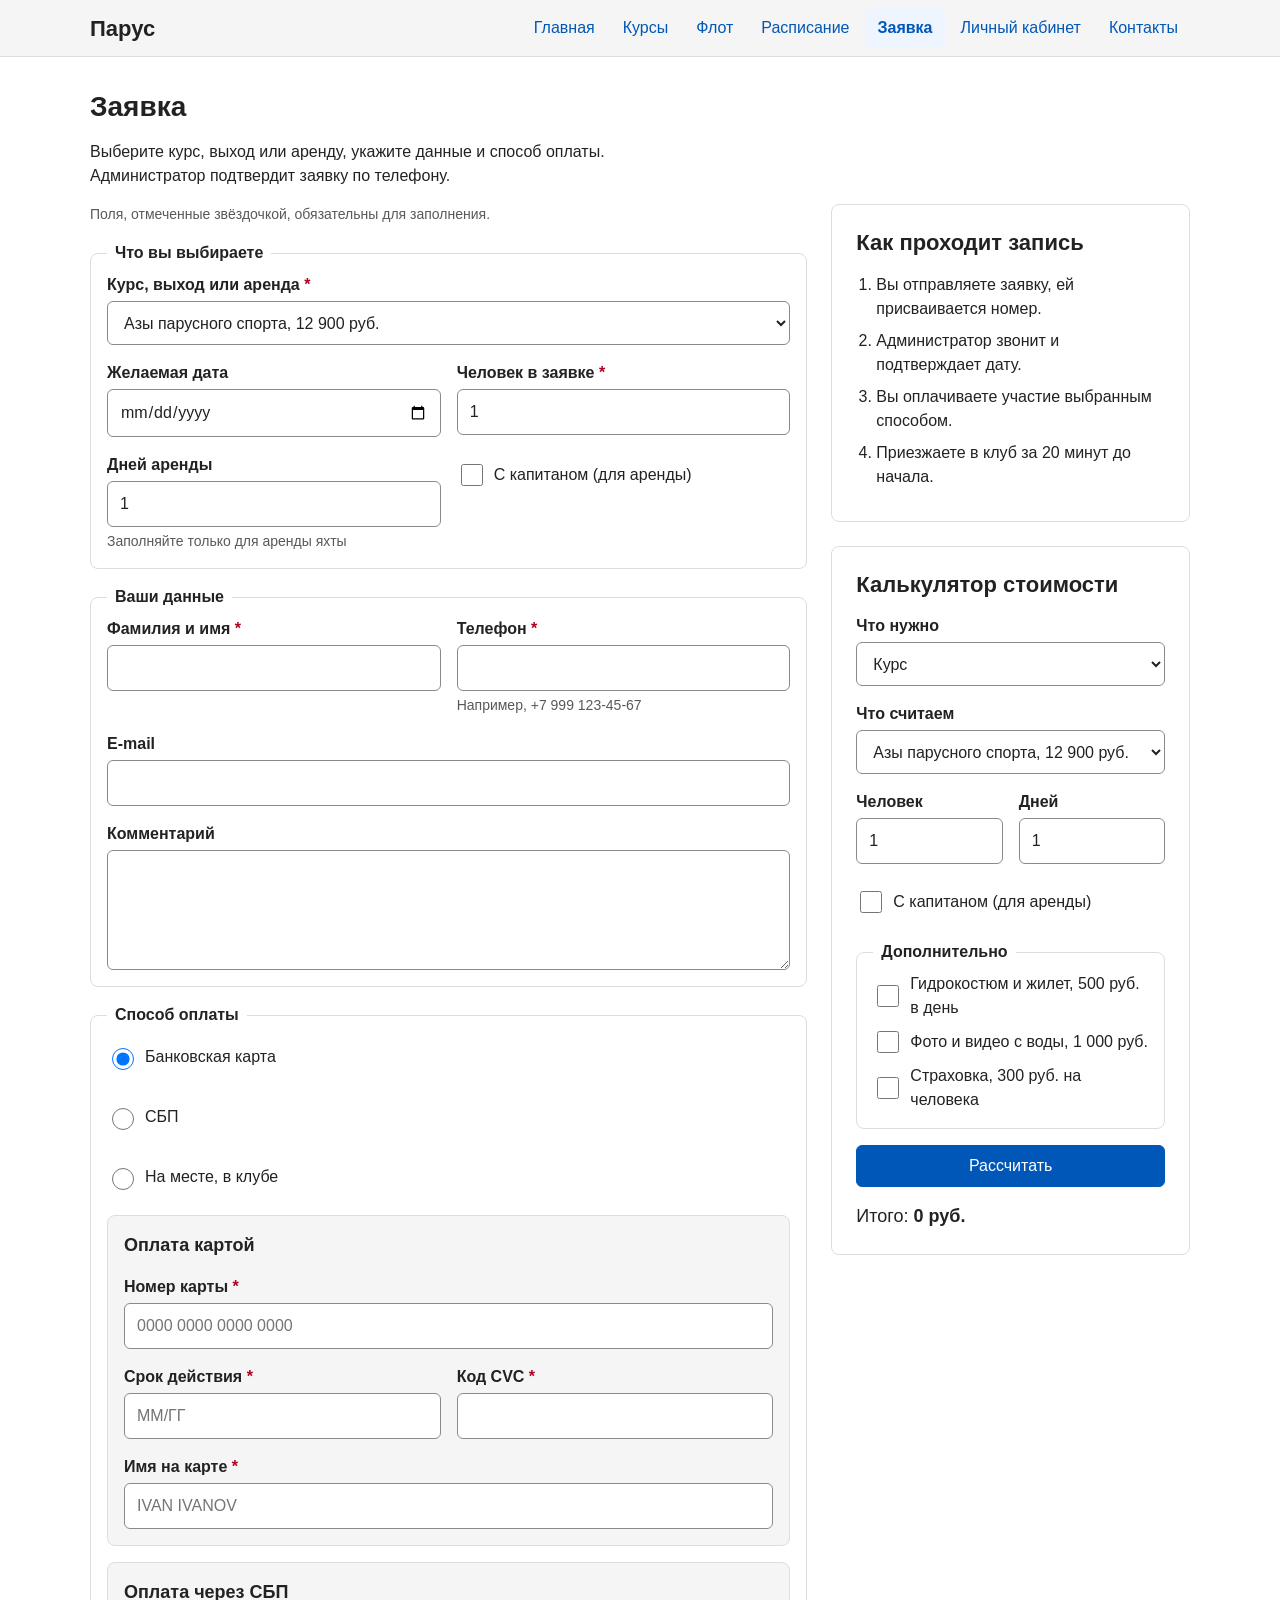
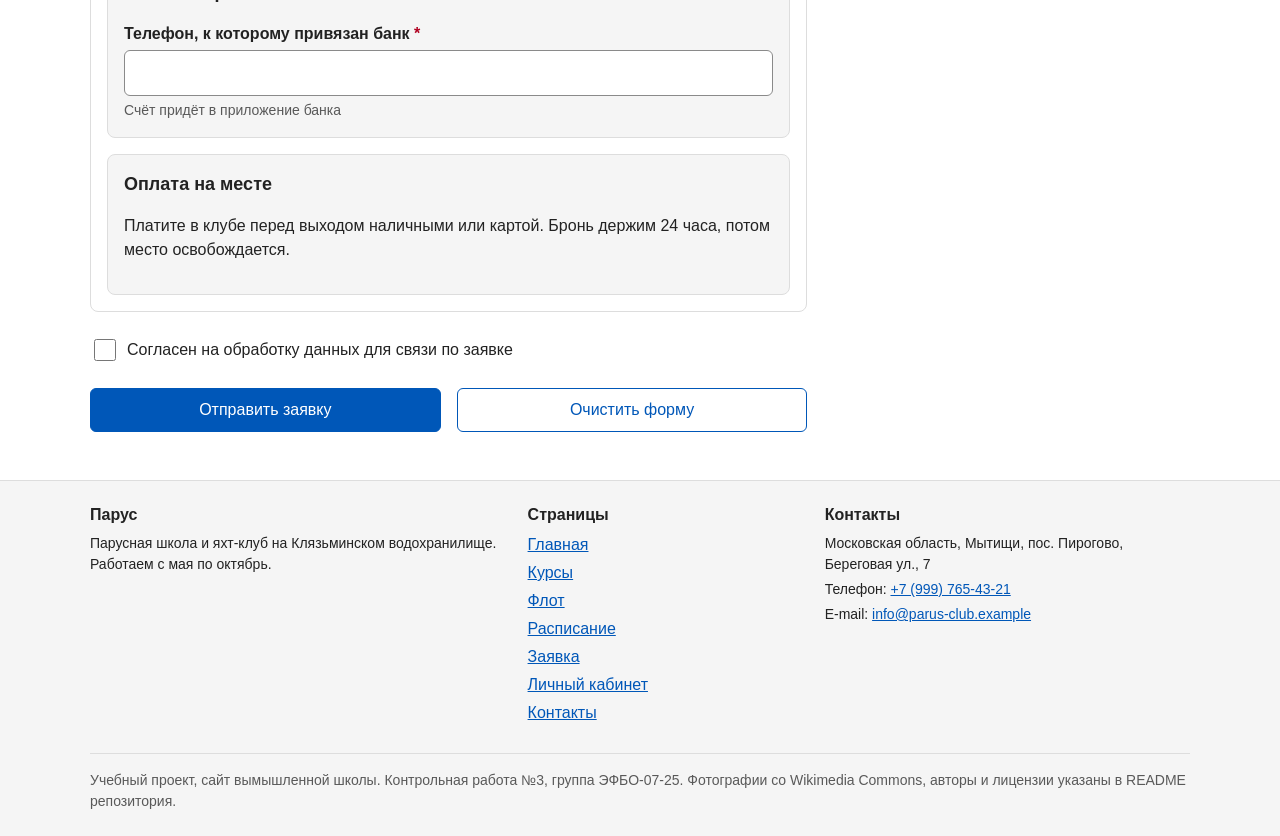
<file: order.html>
<!DOCTYPE html>
<html lang="ru">
<head>
    <meta charset="UTF-8">
    <meta name="viewport" content="width=device-width, initial-scale=1.0">
    <meta name="description" content="Заявка на курс, выход под парусом или аренду яхты, калькулятор стоимости.">
    <title>Заявка | Парус</title>
    <link rel="icon" href="images/favicon.svg" type="image/svg+xml">
    <link rel="stylesheet" href="css/style.css">
    <link rel="stylesheet" href="css/responsive.css">
    <script src="js/main.js" defer></script>
</head>
<body>
    <a class="skip-link" href="#main">Перейти к основному содержимому</a>

    <header class="site-header" id="top">
        <div class="site-header__inner">
            <a class="site-header__logo" href="index.html">Парус</a>

            <button class="site-header__toggle" type="button" aria-expanded="false" aria-controls="site-nav">Меню</button>

            <nav class="site-nav" id="site-nav" aria-label="Основная навигация">
                <ul class="site-nav__list">
                    <li class="site-nav__item"><a class="site-nav__link" href="index.html">Главная</a></li>
                    <li class="site-nav__item"><a class="site-nav__link" href="courses.html">Курсы</a></li>
                    <li class="site-nav__item"><a class="site-nav__link" href="fleet.html">Флот</a></li>
                    <li class="site-nav__item"><a class="site-nav__link" href="schedule.html">Расписание</a></li>
                    <li class="site-nav__item"><a class="site-nav__link site-nav__link--active" href="order.html" aria-current="page">Заявка</a></li>
                    <li class="site-nav__item"><a class="site-nav__link" href="account.html">Личный кабинет</a></li>
                    <li class="site-nav__item"><a class="site-nav__link" href="contacts.html">Контакты</a></li>
                </ul>
            </nav>
        </div>
    </header>

    <main id="main" class="main" tabindex="-1">
        <h1>Заявка</h1>
        <p class="section__text">Выберите курс, выход или аренду, укажите данные и способ оплаты. Администратор подтвердит заявку по телефону.</p>

        <div class="order">
            <div class="order__main">
                <form class="form" id="order-form" action="account.html" method="get">
                    <p class="form__note">Поля, отмеченные звёздочкой, обязательны для заполнения.</p>
                    <fieldset class="form__fieldset">
                        <legend class="form__legend">Что вы выбираете</legend>
                        <div class="form">
                            <div class="form__group">
                                <label class="form__label" for="order-item">Курс, выход или аренда <span class="form__required" aria-hidden="true">*</span></label>
                                <select class="form__select" id="order-item" name="item" required aria-describedby="order-item-error">
                                    <optgroup label="Курсы">
                                        <option value="course-1">Азы парусного спорта, 12 900 руб.</option>
                                        <option value="course-2">Интенсив на выходные, 8 500 руб.</option>
                                        <option value="course-3">Занятие на лодке Лазер, 3 200 руб.</option>
                                        <option value="course-4">Шкипер-прибрежник, 36 000 руб.</option>
                                        <option value="course-5">Навигация и работа с картой, 14 500 руб.</option>
                                        <option value="course-6">Швартовка и управление под мотором, 9 800 руб.</option>
                                        <option value="course-7">Детская группа 7-10 лет, 9 500 руб.</option>
                                        <option value="course-8">Юный капитан 11-14 лет, 11 000 руб.</option>
                                        <option value="course-9">Подготовка к клубной регате, 15 000 руб.</option>
                                        <option value="course-10">Тактика гонки и работа экипажа, 17 500 руб.</option>
                                    </optgroup>
                                    <optgroup label="Выходы">
                                        <option value="trip-1">5 июня, 10:00, Выход на яхте, 4 часа</option>
                                        <option value="trip-2">5 июня, 15:00, Пробное занятие для новичков</option>
                                        <option value="trip-3">6 июня, 11:00, Детская группа 7-10 лет</option>
                                        <option value="trip-4">6 июня, 17:00, Закатный выход</option>
                                        <option value="trip-5">12 июня, 10:00, Клубная регата, 1 этап</option>
                                        <option value="trip-6">12 июня, 17:00, Выход на малой яхте</option>
                                        <option value="trip-7">13 июня, 10:00, Пробное занятие на лодке Лазер</option>
                                        <option value="trip-8">13 июня, 12:00, Детская группа 11-14 лет</option>
                                        <option value="trip-9">19 июня, 10:00, Выход на яхте, 6 часов</option>
                                        <option value="trip-10">20 июня, 11:00, Клубная регата, 2 этап</option>
                                        <option value="trip-11">26 июня, 10:00, Пробное занятие для новичков</option>
                                        <option value="trip-12">27 июня, 16:00, Закатный выход</option>
                                    </optgroup>
                                    <optgroup label="Аренда яхты">
                                        <option value="rent-2">Лазер</option>
                                        <option value="rent-3">Летучий голландец</option>
                                        <option value="rent-4">Ласточка</option>
                                        <option value="rent-5">Ветер</option>
                                        <option value="rent-6">Заря</option>
                                    </optgroup>
                                </select>
                                <p class="form__error" id="order-item-error"></p>
                            </div>
                            <div class="form__row">
                                <div class="form__group">
                                    <label class="form__label" for="order-date">Желаемая дата</label>
                                    <input class="form__input" id="order-date" name="date" type="date" aria-describedby="order-date-error">
                                    <p class="form__error" id="order-date-error"></p>
                                </div>
                                <div class="form__group">
                                    <label class="form__label" for="order-people">Человек в заявке <span class="form__required" aria-hidden="true">*</span></label>
                                    <input class="form__input" id="order-people" name="people" type="number" required min="1" max="8" value="1" aria-describedby="order-people-error">
                                    <p class="form__error" id="order-people-error"></p>
                                </div>
                            </div>
                            <div class="form__row">
                                <div class="form__group">
                                    <label class="form__label" for="order-days">Дней аренды</label>
                                    <input class="form__input" id="order-days" name="days" type="number" min="1" max="14" value="1" aria-describedby="order-days-hint order-days-error">
                                    <p class="form__note" id="order-days-hint">Заполняйте только для аренды яхты</p>
                                    <p class="form__error" id="order-days-error"></p>
                                </div>
                                <div class="form__check">
                                    <input id="order-captain" name="captain" type="checkbox" value="1">
                                    <label for="order-captain">С капитаном (для аренды)</label>
                                </div>
                            </div>
                        </div>
                    </fieldset>

                    <fieldset class="form__fieldset">
                        <legend class="form__legend">Ваши данные</legend>
                        <div class="form">
                            <div class="form__row">
                                <div class="form__group">
                                    <label class="form__label" for="order-name">Фамилия и имя <span class="form__required" aria-hidden="true">*</span></label>
                                    <input class="form__input" id="order-name" name="name" type="text" required autocomplete="name" aria-describedby="order-name-error">
                                    <p class="form__error" id="order-name-error"></p>
                                </div>
                                <div class="form__group">
                                    <label class="form__label" for="order-phone">Телефон <span class="form__required" aria-hidden="true">*</span></label>
                                    <input class="form__input" id="order-phone" name="phone" type="tel" required autocomplete="tel" aria-describedby="order-phone-hint order-phone-error">
                                    <p class="form__note" id="order-phone-hint">Например, +7 999 123-45-67</p>
                                    <p class="form__error" id="order-phone-error"></p>
                                </div>
                            </div>
                            <div class="form__group">
                                <label class="form__label" for="order-email">E-mail</label>
                                <input class="form__input" id="order-email" name="email" type="email" autocomplete="email" aria-describedby="order-email-error">
                                <p class="form__error" id="order-email-error"></p>
                            </div>
                            <div class="form__group">
                                <label class="form__label" for="order-comment">Комментарий</label>
                                <textarea class="form__textarea" id="order-comment" name="comment" rows="4" aria-describedby="order-comment-error"></textarea>
                                <p class="form__error" id="order-comment-error"></p>
                            </div>
                        </div>
                    </fieldset>

                    <fieldset class="form__fieldset" id="payment">
                        <legend class="form__legend">Способ оплаты</legend>
                        <div class="form">
                            <div class="form__check">
                                <input id="pay-method-card" name="pay" type="radio" value="card" checked>
                                <label for="pay-method-card">Банковская карта</label>
                            </div>
                            <div class="form__check">
                                <input id="pay-method-sbp" name="pay" type="radio" value="sbp">
                                <label for="pay-method-sbp">СБП</label>
                            </div>
                            <div class="form__check">
                                <input id="pay-method-cash" name="pay" type="radio" value="cash">
                                <label for="pay-method-cash">На месте, в клубе</label>
                            </div>

                            <div class="form payment-block" data-payment="card">
                                <p class="payment-block__title">Оплата картой</p>
                                <div class="form__group">
                                    <label class="form__label" for="pay-card-number">Номер карты <span class="form__required" aria-hidden="true">*</span></label>
                                    <input class="form__input" id="pay-card-number" type="text" required autocomplete="cc-number" inputmode="numeric" maxlength="19" placeholder="0000 0000 0000 0000" aria-describedby="pay-card-number-error">
                                    <p class="form__error" id="pay-card-number-error"></p>
                                </div>
                                <div class="form__row">
                                    <div class="form__group">
                                        <label class="form__label" for="pay-card-expiry">Срок действия <span class="form__required" aria-hidden="true">*</span></label>
                                        <input class="form__input" id="pay-card-expiry" type="text" required autocomplete="cc-exp" maxlength="5" placeholder="ММ/ГГ" aria-describedby="pay-card-expiry-error">
                                        <p class="form__error" id="pay-card-expiry-error"></p>
                                    </div>
                                    <div class="form__group">
                                        <label class="form__label" for="pay-card-cvc">Код CVC <span class="form__required" aria-hidden="true">*</span></label>
                                        <input class="form__input" id="pay-card-cvc" type="password" required autocomplete="cc-csc" inputmode="numeric" maxlength="3" aria-describedby="pay-card-cvc-error">
                                        <p class="form__error" id="pay-card-cvc-error"></p>
                                    </div>
                                </div>
                                <div class="form__group">
                                    <label class="form__label" for="pay-card-holder">Имя на карте <span class="form__required" aria-hidden="true">*</span></label>
                                    <input class="form__input" id="pay-card-holder" type="text" required autocomplete="cc-name" placeholder="IVAN IVANOV" aria-describedby="pay-card-holder-error">
                                    <p class="form__error" id="pay-card-holder-error"></p>
                                </div>
                            </div>

                            <div class="form payment-block" data-payment="sbp">
                                <p class="payment-block__title">Оплата через СБП</p>
                                <div class="form__group">
                                    <label class="form__label" for="pay-sbp-phone">Телефон, к которому привязан банк <span class="form__required" aria-hidden="true">*</span></label>
                                    <input class="form__input" id="pay-sbp-phone" type="tel" required autocomplete="tel" aria-describedby="pay-sbp-phone-hint pay-sbp-phone-error">
                                    <p class="form__note" id="pay-sbp-phone-hint">Счёт придёт в приложение банка</p>
                                    <p class="form__error" id="pay-sbp-phone-error"></p>
                                </div>
                            </div>

                            <div class="form payment-block" data-payment="cash">
                                <p class="payment-block__title">Оплата на месте</p>
                                <p>Платите в клубе перед выходом наличными или картой. Бронь держим 24 часа, потом место освобождается.</p>
                            </div>
                        </div>
                    </fieldset>

                    <div class="form__check">
                        <input id="order-agree" name="agree" type="checkbox" value="1" required>
                        <label for="order-agree">Согласен на обработку данных для связи по заявке</label>
                    </div>
                    <p class="form__error" id="order-agree-error"></p>
                    <div class="form__actions">
                        <button class="button button--primary" type="submit">Отправить заявку</button>
                        <button class="button button--secondary" type="reset">Очистить форму</button>
                    </div>
                    <div class="form__result" id="order-result" aria-live="polite"></div>
                </form>
            </div>

            <aside class="order__aside">
                <section class="aside-box" aria-labelledby="steps-title">
                    <h2 id="steps-title">Как проходит запись</h2>
                    <ol class="steps">
                        <li class="steps__item">Вы отправляете заявку, ей присваивается номер.</li>
                        <li class="steps__item">Администратор звонит и подтверждает дату.</li>
                        <li class="steps__item">Вы оплачиваете участие выбранным способом.</li>
                        <li class="steps__item">Приезжаете в клуб за 20 минут до начала.</li>
                    </ol>
                </section>

                <section class="calc" id="calc" aria-labelledby="calc-title">
                    <h2 id="calc-title">Калькулятор стоимости</h2>
                    <form class="form" id="calc-form" action="order.html#calc" method="get">
                        <div class="form__group">
                            <label class="form__label" for="calc-kind">Что нужно</label>
                            <select class="form__select" id="calc-kind" name="kind" aria-describedby="calc-kind-error">
                                <option value="course">Курс</option>
                                <option value="rent">Аренда яхты</option>
                            </select>
                            <p class="form__error" id="calc-kind-error"></p>
                        </div>
                        <div class="form__group">
                            <label class="form__label" for="calc-item">Что считаем</label>
                            <select class="form__select" id="calc-item" name="item" aria-describedby="calc-item-error">
                                <optgroup label="Курсы">
                                    <option value="course-1" data-price="12900">Азы парусного спорта, 12 900 руб.</option>
                                    <option value="course-2" data-price="8500">Интенсив на выходные, 8 500 руб.</option>
                                    <option value="course-3" data-price="3200">Занятие на лодке Лазер, 3 200 руб.</option>
                                    <option value="course-4" data-price="36000">Шкипер-прибрежник, 36 000 руб.</option>
                                    <option value="course-5" data-price="14500">Навигация и работа с картой, 14 500 руб.</option>
                                    <option value="course-6" data-price="9800">Швартовка и управление под мотором, 9 800 руб.</option>
                                    <option value="course-7" data-price="9500">Детская группа 7-10 лет, 9 500 руб.</option>
                                    <option value="course-8" data-price="11000">Юный капитан 11-14 лет, 11 000 руб.</option>
                                    <option value="course-9" data-price="15000">Подготовка к клубной регате, 15 000 руб.</option>
                                    <option value="course-10" data-price="17500">Тактика гонки и работа экипажа, 17 500 руб.</option>
                                </optgroup>
                                <optgroup label="Аренда яхты">
                                    <option value="rent-2" data-price-capt="3500" data-price-free="2500">Лазер</option>
                                    <option value="rent-3" data-price-capt="4500" data-price-free="3800">Летучий голландец</option>
                                    <option value="rent-4" data-price-capt="6500" data-price-free="5000">Ласточка</option>
                                    <option value="rent-5" data-price-capt="12000" data-price-free="9500">Ветер</option>
                                    <option value="rent-6" data-price-capt="16000" data-price-free="13000">Заря</option>
                                </optgroup>
                            </select>
                            <p class="form__error" id="calc-item-error"></p>
                        </div>
                        <div class="form__row">
                            <div class="form__group">
                                <label class="form__label" for="calc-people">Человек</label>
                                <input class="form__input" id="calc-people" name="people" type="number" min="1" max="8" value="1" aria-describedby="calc-people-error">
                                <p class="form__error" id="calc-people-error"></p>
                            </div>
                            <div class="form__group">
                                <label class="form__label" for="calc-days">Дней</label>
                                <input class="form__input" id="calc-days" name="days" type="number" min="1" max="14" value="1" aria-describedby="calc-days-error">
                                <p class="form__error" id="calc-days-error"></p>
                            </div>
                        </div>
                        <div class="form__check">
                            <input id="calc-captain" name="captain" type="checkbox" value="1">
                            <label for="calc-captain">С капитаном (для аренды)</label>
                        </div>
                        <fieldset class="form__fieldset">
                            <legend class="form__legend">Дополнительно</legend>
                            <div class="form__check">
                                <input id="calc-opt-gear" name="option" type="checkbox" value="gear" data-price="500" data-per="day">
                                <label for="calc-opt-gear">Гидрокостюм и жилет, 500 руб. в день</label>
                            </div>
                            <div class="form__check">
                                <input id="calc-opt-photo" name="option" type="checkbox" value="photo" data-price="1000" data-per="once">
                                <label for="calc-opt-photo">Фото и видео с воды, 1 000 руб.</label>
                            </div>
                            <div class="form__check">
                                <input id="calc-opt-insurance" name="option" type="checkbox" value="insurance" data-price="300" data-per="person">
                                <label for="calc-opt-insurance">Страховка, 300 руб. на человека</label>
                            </div>
                        </fieldset>
                        <button class="button button--primary" type="submit">Рассчитать</button>
                        <p class="calc__result" id="calc-result" aria-live="polite">Итого: <strong id="calc-total">0 руб.</strong></p>
                    </form>
                </section>
            </aside>
        </div>
    </main>

    <footer class="site-footer">
        <div class="site-footer__inner">
            <div class="site-footer__col">
                <h2 class="site-footer__title">Парус</h2>
                <p class="site-footer__text">Парусная школа и яхт-клуб на Клязьминском водохранилище. Работаем с мая по октябрь.</p>
            </div>
            <div class="site-footer__col">
                <h2 class="site-footer__title">Страницы</h2>
                <ul class="site-footer__list">
                    <li class="site-footer__item"><a href="index.html">Главная</a></li>
                    <li class="site-footer__item"><a href="courses.html">Курсы</a></li>
                    <li class="site-footer__item"><a href="fleet.html">Флот</a></li>
                    <li class="site-footer__item"><a href="schedule.html">Расписание</a></li>
                    <li class="site-footer__item"><a href="order.html">Заявка</a></li>
                    <li class="site-footer__item"><a href="account.html">Личный кабинет</a></li>
                    <li class="site-footer__item"><a href="contacts.html">Контакты</a></li>
                </ul>
            </div>
            <div class="site-footer__col">
                <h2 class="site-footer__title">Контакты</h2>
                <p class="site-footer__text">Московская область, Мытищи, пос. Пирогово, Береговая ул., 7</p>
                <p class="site-footer__text">Телефон: <a href="tel:+79997654321">+7 (999) 765-43-21</a></p>
                <p class="site-footer__text">E-mail: <a href="mailto:info@parus-club.example">info@parus-club.example</a></p>
            </div>
        </div>
        <p class="site-footer__copy">Учебный проект, сайт вымышленной школы. Контрольная работа №3, группа ЭФБО-07-25. Фотографии со Wikimedia Commons, авторы и лицензии указаны в README репозитория.</p>
    </footer>
</body>
</html>
</file>
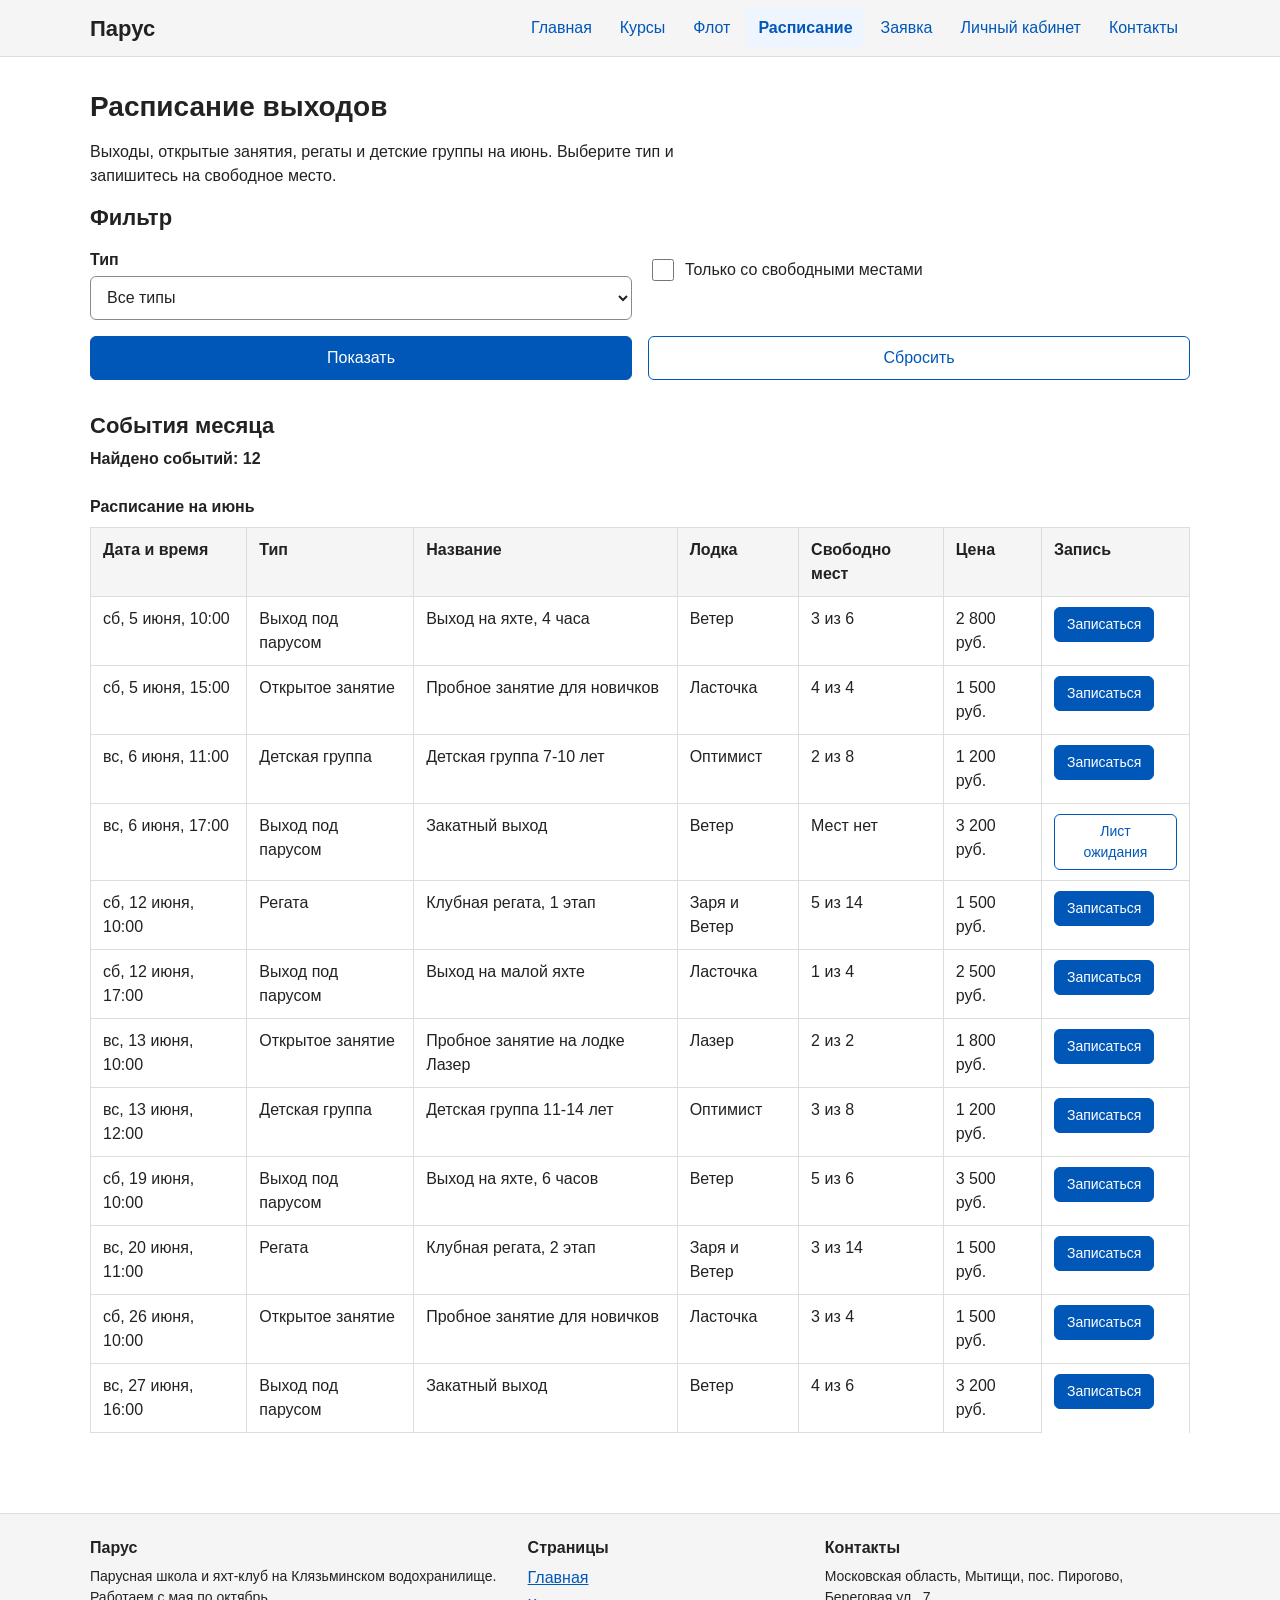
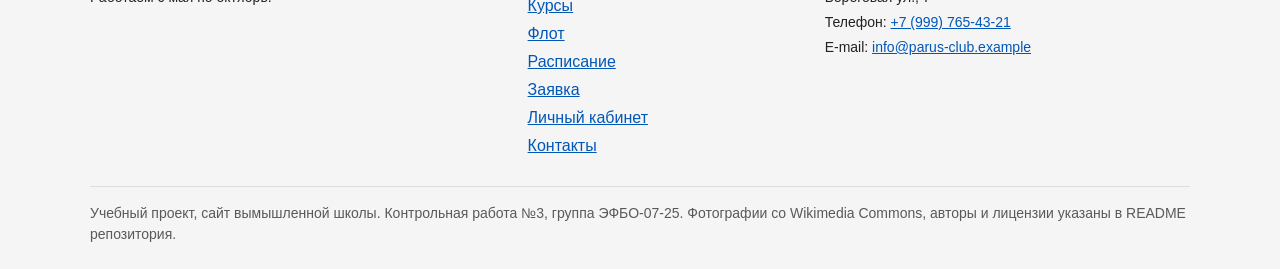
<file: schedule.html>
<!DOCTYPE html>
<html lang="ru">
<head>
    <meta charset="UTF-8">
    <meta name="viewport" content="width=device-width, initial-scale=1.0">
    <meta name="description" content="Расписание выходов под парусом, занятий, регат и детских групп на месяц.">
    <title>Расписание | Парус</title>
    <link rel="icon" href="images/favicon.svg" type="image/svg+xml">
    <link rel="stylesheet" href="css/style.css">
    <link rel="stylesheet" href="css/responsive.css">
    <script src="js/main.js" defer></script>
</head>
<body>
    <a class="skip-link" href="#main">Перейти к основному содержимому</a>

    <header class="site-header" id="top">
        <div class="site-header__inner">
            <a class="site-header__logo" href="index.html">Парус</a>

            <button class="site-header__toggle" type="button" aria-expanded="false" aria-controls="site-nav">Меню</button>

            <nav class="site-nav" id="site-nav" aria-label="Основная навигация">
                <ul class="site-nav__list">
                    <li class="site-nav__item"><a class="site-nav__link" href="index.html">Главная</a></li>
                    <li class="site-nav__item"><a class="site-nav__link" href="courses.html">Курсы</a></li>
                    <li class="site-nav__item"><a class="site-nav__link" href="fleet.html">Флот</a></li>
                    <li class="site-nav__item"><a class="site-nav__link site-nav__link--active" href="schedule.html" aria-current="page">Расписание</a></li>
                    <li class="site-nav__item"><a class="site-nav__link" href="order.html">Заявка</a></li>
                    <li class="site-nav__item"><a class="site-nav__link" href="account.html">Личный кабинет</a></li>
                    <li class="site-nav__item"><a class="site-nav__link" href="contacts.html">Контакты</a></li>
                </ul>
            </nav>
        </div>
    </header>

    <main id="main" class="main" tabindex="-1">
        <h1>Расписание выходов</h1>
        <p class="section__text">Выходы, открытые занятия, регаты и детские группы на июнь. Выберите тип и запишитесь на свободное место.</p>

        <section class="section" aria-labelledby="schedule-filter-title">
            <h2 id="schedule-filter-title">Фильтр</h2>
            <form class="form" id="schedule-form" action="schedule.html" method="get">
                <div class="form__row">
                    <div class="form__group">
                        <label class="form__label" for="schedule-type">Тип</label>
                        <select class="form__select" id="schedule-type" name="type" aria-describedby="schedule-type-error">
                            <option value="">Все типы</option>
                            <option value="trip">Выход под парусом</option>
                            <option value="lesson">Открытое занятие</option>
                            <option value="regatta">Регата</option>
                            <option value="kids">Детская группа</option>
                        </select>
                        <p class="form__error" id="schedule-type-error"></p>
                    </div>
                    <div class="form__check">
                        <input id="schedule-free" name="free" type="checkbox" value="1">
                        <label for="schedule-free">Только со свободными местами</label>
                    </div>
                </div>
                <div class="form__actions">
                    <button class="button button--primary" type="submit">Показать</button>
                    <button class="button button--secondary" type="reset">Сбросить</button>
                </div>
            </form>
        </section>

        <section class="section" id="schedule-list">
            <h2 class="section__title">События месяца</h2>
            <p class="catalog-count" id="schedule-count">Найдено событий: 12</p>
            <table class="info-table table--cards">
                <caption id="schedule-caption">Расписание на июнь</caption>
                <thead>
                    <tr><th scope="col">Дата и время</th><th scope="col">Тип</th><th scope="col">Название</th><th scope="col">Лодка</th><th scope="col">Свободно мест</th><th scope="col">Цена</th><th scope="col">Запись</th></tr>
                </thead>
                <tbody>
                    <tr data-id="1" data-type="trip" data-free="3">
                        <td data-label="Дата и время">сб, 5 июня, 10:00</td>
                        <td data-label="Тип">Выход под парусом</td>
                        <td data-label="Название">Выход на яхте, 4 часа</td>
                        <td data-label="Лодка">Ветер</td>
                        <td data-label="Свободно мест">3 из 6</td>
                        <td data-label="Цена">2 800 руб.</td>
                        <td class="info-table__action" data-label="Запись"><a class="button button--primary button--small" href="order.html?trip=1">Записаться</a></td>
                    </tr>
                    <tr data-id="2" data-type="lesson" data-free="4">
                        <td data-label="Дата и время">сб, 5 июня, 15:00</td>
                        <td data-label="Тип">Открытое занятие</td>
                        <td data-label="Название">Пробное занятие для новичков</td>
                        <td data-label="Лодка">Ласточка</td>
                        <td data-label="Свободно мест">4 из 4</td>
                        <td data-label="Цена">1 500 руб.</td>
                        <td class="info-table__action" data-label="Запись"><a class="button button--primary button--small" href="order.html?trip=2">Записаться</a></td>
                    </tr>
                    <tr data-id="3" data-type="kids" data-free="2">
                        <td data-label="Дата и время">вс, 6 июня, 11:00</td>
                        <td data-label="Тип">Детская группа</td>
                        <td data-label="Название">Детская группа 7-10 лет</td>
                        <td data-label="Лодка">Оптимист</td>
                        <td data-label="Свободно мест">2 из 8</td>
                        <td data-label="Цена">1 200 руб.</td>
                        <td class="info-table__action" data-label="Запись"><a class="button button--primary button--small" href="order.html?trip=3">Записаться</a></td>
                    </tr>
                    <tr data-id="4" data-type="trip" data-free="0">
                        <td data-label="Дата и время">вс, 6 июня, 17:00</td>
                        <td data-label="Тип">Выход под парусом</td>
                        <td data-label="Название">Закатный выход</td>
                        <td data-label="Лодка">Ветер</td>
                        <td data-label="Свободно мест">Мест нет</td>
                        <td data-label="Цена">3 200 руб.</td>
                        <td class="info-table__action" data-label="Запись"><a class="button button--secondary button--small" href="order.html?trip=4">Лист ожидания</a></td>
                    </tr>
                    <tr data-id="5" data-type="regatta" data-free="5">
                        <td data-label="Дата и время">сб, 12 июня, 10:00</td>
                        <td data-label="Тип">Регата</td>
                        <td data-label="Название">Клубная регата, 1 этап</td>
                        <td data-label="Лодка">Заря и Ветер</td>
                        <td data-label="Свободно мест">5 из 14</td>
                        <td data-label="Цена">1 500 руб.</td>
                        <td class="info-table__action" data-label="Запись"><a class="button button--primary button--small" href="order.html?trip=5">Записаться</a></td>
                    </tr>
                    <tr data-id="6" data-type="trip" data-free="1">
                        <td data-label="Дата и время">сб, 12 июня, 17:00</td>
                        <td data-label="Тип">Выход под парусом</td>
                        <td data-label="Название">Выход на малой яхте</td>
                        <td data-label="Лодка">Ласточка</td>
                        <td data-label="Свободно мест">1 из 4</td>
                        <td data-label="Цена">2 500 руб.</td>
                        <td class="info-table__action" data-label="Запись"><a class="button button--primary button--small" href="order.html?trip=6">Записаться</a></td>
                    </tr>
                    <tr data-id="7" data-type="lesson" data-free="2">
                        <td data-label="Дата и время">вс, 13 июня, 10:00</td>
                        <td data-label="Тип">Открытое занятие</td>
                        <td data-label="Название">Пробное занятие на лодке Лазер</td>
                        <td data-label="Лодка">Лазер</td>
                        <td data-label="Свободно мест">2 из 2</td>
                        <td data-label="Цена">1 800 руб.</td>
                        <td class="info-table__action" data-label="Запись"><a class="button button--primary button--small" href="order.html?trip=7">Записаться</a></td>
                    </tr>
                    <tr data-id="8" data-type="kids" data-free="3">
                        <td data-label="Дата и время">вс, 13 июня, 12:00</td>
                        <td data-label="Тип">Детская группа</td>
                        <td data-label="Название">Детская группа 11-14 лет</td>
                        <td data-label="Лодка">Оптимист</td>
                        <td data-label="Свободно мест">3 из 8</td>
                        <td data-label="Цена">1 200 руб.</td>
                        <td class="info-table__action" data-label="Запись"><a class="button button--primary button--small" href="order.html?trip=8">Записаться</a></td>
                    </tr>
                    <tr data-id="9" data-type="trip" data-free="5">
                        <td data-label="Дата и время">сб, 19 июня, 10:00</td>
                        <td data-label="Тип">Выход под парусом</td>
                        <td data-label="Название">Выход на яхте, 6 часов</td>
                        <td data-label="Лодка">Ветер</td>
                        <td data-label="Свободно мест">5 из 6</td>
                        <td data-label="Цена">3 500 руб.</td>
                        <td class="info-table__action" data-label="Запись"><a class="button button--primary button--small" href="order.html?trip=9">Записаться</a></td>
                    </tr>
                    <tr data-id="10" data-type="regatta" data-free="3">
                        <td data-label="Дата и время">вс, 20 июня, 11:00</td>
                        <td data-label="Тип">Регата</td>
                        <td data-label="Название">Клубная регата, 2 этап</td>
                        <td data-label="Лодка">Заря и Ветер</td>
                        <td data-label="Свободно мест">3 из 14</td>
                        <td data-label="Цена">1 500 руб.</td>
                        <td class="info-table__action" data-label="Запись"><a class="button button--primary button--small" href="order.html?trip=10">Записаться</a></td>
                    </tr>
                    <tr data-id="11" data-type="lesson" data-free="3">
                        <td data-label="Дата и время">сб, 26 июня, 10:00</td>
                        <td data-label="Тип">Открытое занятие</td>
                        <td data-label="Название">Пробное занятие для новичков</td>
                        <td data-label="Лодка">Ласточка</td>
                        <td data-label="Свободно мест">3 из 4</td>
                        <td data-label="Цена">1 500 руб.</td>
                        <td class="info-table__action" data-label="Запись"><a class="button button--primary button--small" href="order.html?trip=11">Записаться</a></td>
                    </tr>
                    <tr data-id="12" data-type="trip" data-free="4">
                        <td data-label="Дата и время">вс, 27 июня, 16:00</td>
                        <td data-label="Тип">Выход под парусом</td>
                        <td data-label="Название">Закатный выход</td>
                        <td data-label="Лодка">Ветер</td>
                        <td data-label="Свободно мест">4 из 6</td>
                        <td data-label="Цена">3 200 руб.</td>
                        <td class="info-table__action" data-label="Запись"><a class="button button--primary button--small" href="order.html?trip=12">Записаться</a></td>
                    </tr>
                </tbody>
            </table>
            <p class="catalog-empty" id="schedule-empty" hidden>Событий с такими условиями нет. Выберите другой тип.</p>
        </section>
    </main>

    <footer class="site-footer">
        <div class="site-footer__inner">
            <div class="site-footer__col">
                <h2 class="site-footer__title">Парус</h2>
                <p class="site-footer__text">Парусная школа и яхт-клуб на Клязьминском водохранилище. Работаем с мая по октябрь.</p>
            </div>
            <div class="site-footer__col">
                <h2 class="site-footer__title">Страницы</h2>
                <ul class="site-footer__list">
                    <li class="site-footer__item"><a href="index.html">Главная</a></li>
                    <li class="site-footer__item"><a href="courses.html">Курсы</a></li>
                    <li class="site-footer__item"><a href="fleet.html">Флот</a></li>
                    <li class="site-footer__item"><a href="schedule.html">Расписание</a></li>
                    <li class="site-footer__item"><a href="order.html">Заявка</a></li>
                    <li class="site-footer__item"><a href="account.html">Личный кабинет</a></li>
                    <li class="site-footer__item"><a href="contacts.html">Контакты</a></li>
                </ul>
            </div>
            <div class="site-footer__col">
                <h2 class="site-footer__title">Контакты</h2>
                <p class="site-footer__text">Московская область, Мытищи, пос. Пирогово, Береговая ул., 7</p>
                <p class="site-footer__text">Телефон: <a href="tel:+79997654321">+7 (999) 765-43-21</a></p>
                <p class="site-footer__text">E-mail: <a href="mailto:info@parus-club.example">info@parus-club.example</a></p>
            </div>
        </div>
        <p class="site-footer__copy">Учебный проект, сайт вымышленной школы. Контрольная работа №3, группа ЭФБО-07-25. Фотографии со Wikimedia Commons, авторы и лицензии указаны в README репозитория.</p>
    </footer>
</body>
</html>
</file>
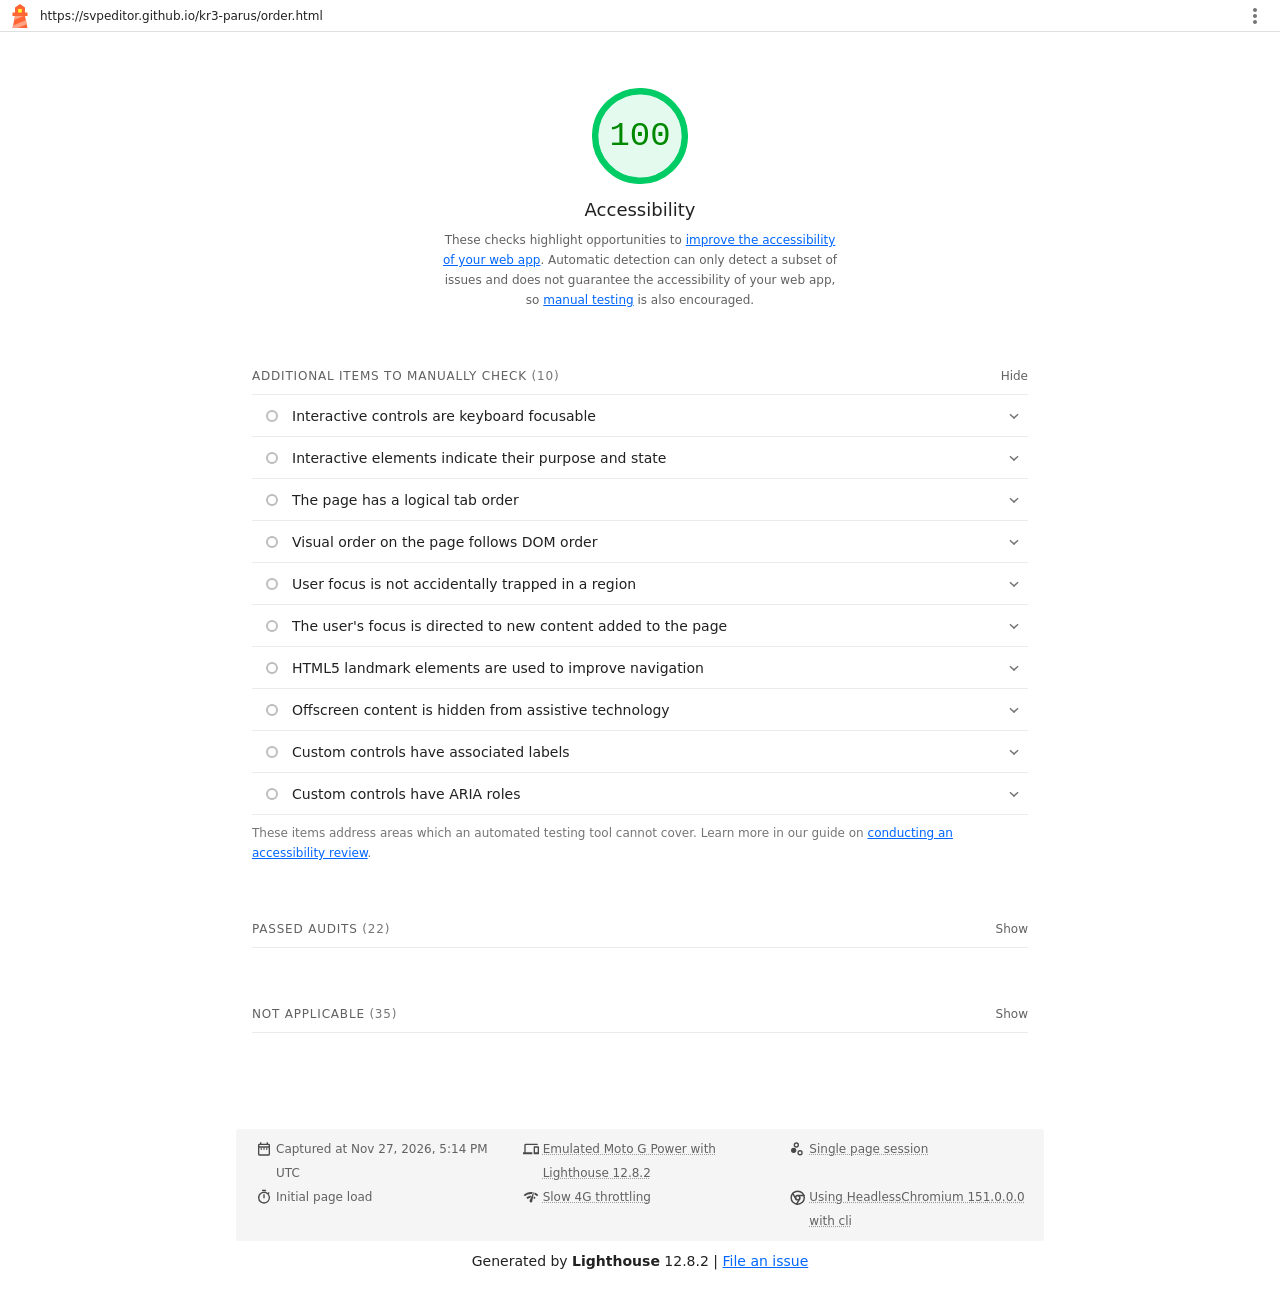
<file: lighthouse/accessibility-report-order.html>
<!--
@license
Copyright 2018 Google LLC
SPDX-License-Identifier: Apache-2.0
-->
<!doctype html>
<html lang="en">
<head>
  <meta charset="utf-8">
  <meta name="viewport" content="width=device-width, initial-scale=1, minimum-scale=1">
  <link rel="icon" href='data:image/svg+xml;utf8,<svg fill="none" xmlns="http://www.w3.org/2000/svg" viewBox="0 0 48 48"><path d="m14 7 10-7 10 7v10h5v7h-5l5 24H9l5-24H9v-7h5V7Z" fill="%23F63"/><path d="M31.561 24H14l-1.689 8.105L31.561 24ZM18.983 48H9l1.022-4.907L35.723 32.27l1.663 7.98L18.983 48Z" fill="%23FFA385"/><path fill="%23FF3" d="M20.5 10h7v7h-7z"/></svg>'>
  <title>Lighthouse Report</title>
  <style>body {margin: 0}</style>
</head>
<body>
  <noscript>Lighthouse report requires JavaScript. Please enable.</noscript>

  <div id="lh-log"></div>

  <script>window.__LIGHTHOUSE_JSON__ = {"lighthouseVersion":"12.8.2","requestedUrl":"https://svpeditor.github.io/kr3-parus/order.html","mainDocumentUrl":"https://svpeditor.github.io/kr3-parus/order.html","finalDisplayedUrl":"https://svpeditor.github.io/kr3-parus/order.html","finalUrl":"https://svpeditor.github.io/kr3-parus/order.html","fetchTime":"2026-11-27T17:14:58.084Z","gatherMode":"navigation","runWarnings":[],"userAgent":"Mozilla/5.0 (Macintosh; Intel Mac OS X 10_15_7) AppleWebKit/537.36 (KHTML, like Gecko) HeadlessChrome/151.0.0.0 Safari/537.36","environment":{"networkUserAgent":"Mozilla/5.0 (Linux; Android 11; moto g power (2022)) AppleWebKit/537.36 (KHTML, like Gecko) Chrome/136.0.0.0 Mobile Safari/537.36","hostUserAgent":"Mozilla/5.0 (Macintosh; Intel Mac OS X 10_15_7) AppleWebKit/537.36 (KHTML, like Gecko) HeadlessChrome/151.0.0.0 Safari/537.36","benchmarkIndex":3936.5,"credits":{"axe-core":"4.14.1"}},"audits":{"accesskeys":{"id":"accesskeys","title":"`[accesskey]` values are unique","description":"Access keys let users quickly focus a part of the page. For proper navigation, each access key must be unique. [Learn more about access keys](https://dequeuniversity.com/rules/axe/4.10/accesskeys).","score":null,"scoreDisplayMode":"notApplicable"},"aria-allowed-attr":{"id":"aria-allowed-attr","title":"`[aria-*]` attributes match their roles","description":"Each ARIA `role` supports a specific subset of `aria-*` attributes. Mismatching these invalidates the `aria-*` attributes. [Learn how to match ARIA attributes to their roles](https://dequeuniversity.com/rules/axe/4.10/aria-allowed-attr).","score":1,"scoreDisplayMode":"binary","details":{"type":"table","headings":[{"key":"node","valueType":"node","subItemsHeading":{"key":"relatedNode","valueType":"node"},"label":"Failing Elements"}],"items":[]}},"aria-allowed-role":{"id":"aria-allowed-role","title":"Uses ARIA roles only on compatible elements","description":"Many HTML elements can only be assigned certain ARIA roles. Using ARIA roles where they are not allowed can interfere with the accessibility of the web page. [Learn more about ARIA roles](https://dequeuniversity.com/rules/axe/4.10/aria-allowed-role).","score":null,"scoreDisplayMode":"notApplicable"},"aria-command-name":{"id":"aria-command-name","title":"`button`, `link`, and `menuitem` elements have accessible names","description":"When an element doesn't have an accessible name, screen readers announce it with a generic name, making it unusable for users who rely on screen readers. [Learn how to make command elements more accessible](https://dequeuniversity.com/rules/axe/4.10/aria-command-name).","score":null,"scoreDisplayMode":"notApplicable"},"aria-conditional-attr":{"id":"aria-conditional-attr","title":"ARIA attributes are used as specified for the element's role","description":"Some ARIA attributes are only allowed on an element under certain conditions. [Learn more about conditional ARIA attributes](https://dequeuniversity.com/rules/axe/4.10/aria-conditional-attr).","score":1,"scoreDisplayMode":"binary","details":{"type":"table","headings":[{"key":"node","valueType":"node","subItemsHeading":{"key":"relatedNode","valueType":"node"},"label":"Failing Elements"}],"items":[]}},"aria-deprecated-role":{"id":"aria-deprecated-role","title":"Deprecated ARIA roles were not used","description":"Deprecated ARIA roles may not be processed correctly by assistive technology. [Learn more about deprecated ARIA roles](https://dequeuniversity.com/rules/axe/4.10/aria-deprecated-role).","score":null,"scoreDisplayMode":"notApplicable"},"aria-dialog-name":{"id":"aria-dialog-name","title":"Elements with `role=\"dialog\"` or `role=\"alertdialog\"` have accessible names.","description":"ARIA dialog elements without accessible names may prevent screen readers users from discerning the purpose of these elements. [Learn how to make ARIA dialog elements more accessible](https://dequeuniversity.com/rules/axe/4.10/aria-dialog-name).","score":null,"scoreDisplayMode":"notApplicable"},"aria-hidden-body":{"id":"aria-hidden-body","title":"`[aria-hidden=\"true\"]` is not present on the document `\u003cbody>`","description":"Assistive technologies, like screen readers, work inconsistently when `aria-hidden=\"true\"` is set on the document `\u003cbody>`. [Learn how `aria-hidden` affects the document body](https://dequeuniversity.com/rules/axe/4.10/aria-hidden-body).","score":1,"scoreDisplayMode":"binary","details":{"type":"table","headings":[{"key":"node","valueType":"node","subItemsHeading":{"key":"relatedNode","valueType":"node"},"label":"Failing Elements"}],"items":[]}},"aria-hidden-focus":{"id":"aria-hidden-focus","title":"`[aria-hidden=\"true\"]` elements do not contain focusable descendents","description":"Focusable descendents within an `[aria-hidden=\"true\"]` element prevent those interactive elements from being available to users of assistive technologies like screen readers. [Learn how `aria-hidden` affects focusable elements](https://dequeuniversity.com/rules/axe/4.10/aria-hidden-focus).","score":1,"scoreDisplayMode":"binary","details":{"type":"table","headings":[{"key":"node","valueType":"node","subItemsHeading":{"key":"relatedNode","valueType":"node"},"label":"Failing Elements"}],"items":[]}},"aria-input-field-name":{"id":"aria-input-field-name","title":"ARIA input fields have accessible names","description":"When an input field doesn't have an accessible name, screen readers announce it with a generic name, making it unusable for users who rely on screen readers. [Learn more about input field labels](https://dequeuniversity.com/rules/axe/4.10/aria-input-field-name).","score":null,"scoreDisplayMode":"notApplicable"},"aria-meter-name":{"id":"aria-meter-name","title":"ARIA `meter` elements have accessible names","description":"When a meter element doesn't have an accessible name, screen readers announce it with a generic name, making it unusable for users who rely on screen readers. [Learn how to name `meter` elements](https://dequeuniversity.com/rules/axe/4.10/aria-meter-name).","score":null,"scoreDisplayMode":"notApplicable"},"aria-progressbar-name":{"id":"aria-progressbar-name","title":"ARIA `progressbar` elements have accessible names","description":"When a `progressbar` element doesn't have an accessible name, screen readers announce it with a generic name, making it unusable for users who rely on screen readers. [Learn how to label `progressbar` elements](https://dequeuniversity.com/rules/axe/4.10/aria-progressbar-name).","score":null,"scoreDisplayMode":"notApplicable"},"aria-prohibited-attr":{"id":"aria-prohibited-attr","title":"Elements use only permitted ARIA attributes","description":"Using ARIA attributes in roles where they are prohibited can mean that important information is not communicated to users of assistive technologies. [Learn more about prohibited ARIA roles](https://dequeuniversity.com/rules/axe/4.10/aria-prohibited-attr).","score":1,"scoreDisplayMode":"binary","details":{"type":"table","headings":[{"key":"node","valueType":"node","subItemsHeading":{"key":"relatedNode","valueType":"node"},"label":"Failing Elements"}],"items":[]}},"aria-required-attr":{"id":"aria-required-attr","title":"`[role]`s have all required `[aria-*]` attributes","description":"Some ARIA roles have required attributes that describe the state of the element to screen readers. [Learn more about roles and required attributes](https://dequeuniversity.com/rules/axe/4.10/aria-required-attr).","score":null,"scoreDisplayMode":"notApplicable"},"aria-required-children":{"id":"aria-required-children","title":"Elements with an ARIA `[role]` that require children to contain a specific `[role]` have all required children.","description":"Some ARIA parent roles must contain specific child roles to perform their intended accessibility functions. [Learn more about roles and required children elements](https://dequeuniversity.com/rules/axe/4.10/aria-required-children).","score":null,"scoreDisplayMode":"notApplicable"},"aria-required-parent":{"id":"aria-required-parent","title":"`[role]`s are contained by their required parent element","description":"Some ARIA child roles must be contained by specific parent roles to properly perform their intended accessibility functions. [Learn more about ARIA roles and required parent element](https://dequeuniversity.com/rules/axe/4.10/aria-required-parent).","score":null,"scoreDisplayMode":"notApplicable"},"aria-roles":{"id":"aria-roles","title":"`[role]` values are valid","description":"ARIA roles must have valid values in order to perform their intended accessibility functions. [Learn more about valid ARIA roles](https://dequeuniversity.com/rules/axe/4.10/aria-roles).","score":null,"scoreDisplayMode":"notApplicable"},"aria-text":{"id":"aria-text","title":"Elements with the `role=text` attribute do not have focusable descendents.","description":"Adding `role=text` around a text node split by markup enables VoiceOver to treat it as one phrase, but the element's focusable descendents will not be announced. [Learn more about the `role=text` attribute](https://dequeuniversity.com/rules/axe/4.10/aria-text).","score":null,"scoreDisplayMode":"notApplicable"},"aria-toggle-field-name":{"id":"aria-toggle-field-name","title":"ARIA toggle fields have accessible names","description":"When a toggle field doesn't have an accessible name, screen readers announce it with a generic name, making it unusable for users who rely on screen readers. [Learn more about toggle fields](https://dequeuniversity.com/rules/axe/4.10/aria-toggle-field-name).","score":null,"scoreDisplayMode":"notApplicable"},"aria-tooltip-name":{"id":"aria-tooltip-name","title":"ARIA `tooltip` elements have accessible names","description":"When a tooltip element doesn't have an accessible name, screen readers announce it with a generic name, making it unusable for users who rely on screen readers. [Learn how to name `tooltip` elements](https://dequeuniversity.com/rules/axe/4.10/aria-tooltip-name).","score":null,"scoreDisplayMode":"notApplicable"},"aria-treeitem-name":{"id":"aria-treeitem-name","title":"ARIA `treeitem` elements have accessible names","description":"When a `treeitem` element doesn't have an accessible name, screen readers announce it with a generic name, making it unusable for users who rely on screen readers. [Learn more about labeling `treeitem` elements](https://dequeuniversity.com/rules/axe/4.10/aria-treeitem-name).","score":null,"scoreDisplayMode":"notApplicable"},"aria-valid-attr-value":{"id":"aria-valid-attr-value","title":"`[aria-*]` attributes have valid values","description":"Assistive technologies, like screen readers, can't interpret ARIA attributes with invalid values. [Learn more about valid values for ARIA attributes](https://dequeuniversity.com/rules/axe/4.10/aria-valid-attr-value).","score":1,"scoreDisplayMode":"binary","details":{"type":"table","headings":[{"key":"node","valueType":"node","subItemsHeading":{"key":"relatedNode","valueType":"node"},"label":"Failing Elements"}],"items":[]}},"aria-valid-attr":{"id":"aria-valid-attr","title":"`[aria-*]` attributes are valid and not misspelled","description":"Assistive technologies, like screen readers, can't interpret ARIA attributes with invalid names. [Learn more about valid ARIA attributes](https://dequeuniversity.com/rules/axe/4.10/aria-valid-attr).","score":1,"scoreDisplayMode":"binary","details":{"type":"table","headings":[{"key":"node","valueType":"node","subItemsHeading":{"key":"relatedNode","valueType":"node"},"label":"Failing Elements"}],"items":[]}},"button-name":{"id":"button-name","title":"Buttons have an accessible name","description":"When a button doesn't have an accessible name, screen readers announce it as \"button\", making it unusable for users who rely on screen readers. [Learn how to make buttons more accessible](https://dequeuniversity.com/rules/axe/4.10/button-name).","score":1,"scoreDisplayMode":"binary","details":{"type":"table","headings":[{"key":"node","valueType":"node","subItemsHeading":{"key":"relatedNode","valueType":"node"},"label":"Failing Elements"}],"items":[]}},"bypass":{"id":"bypass","title":"The page contains a heading, skip link, or landmark region","description":"Adding ways to bypass repetitive content lets keyboard users navigate the page more efficiently. [Learn more about bypass blocks](https://dequeuniversity.com/rules/axe/4.10/bypass).","score":null,"scoreDisplayMode":"notApplicable"},"color-contrast":{"id":"color-contrast","title":"Background and foreground colors have a sufficient contrast ratio","description":"Low-contrast text is difficult or impossible for many users to read. [Learn how to provide sufficient color contrast](https://dequeuniversity.com/rules/axe/4.10/color-contrast).","score":1,"scoreDisplayMode":"binary","details":{"type":"table","headings":[{"key":"node","valueType":"node","subItemsHeading":{"key":"relatedNode","valueType":"node"},"label":"Failing Elements"}],"items":[]}},"definition-list":{"id":"definition-list","title":"`\u003cdl>`'s contain only properly-ordered `\u003cdt>` and `\u003cdd>` groups, `\u003cscript>`, `\u003ctemplate>` or `\u003cdiv>` elements.","description":"When definition lists are not properly marked up, screen readers may produce confusing or inaccurate output. [Learn how to structure definition lists correctly](https://dequeuniversity.com/rules/axe/4.10/definition-list).","score":null,"scoreDisplayMode":"notApplicable"},"dlitem":{"id":"dlitem","title":"Definition list items are wrapped in `\u003cdl>` elements","description":"Definition list items (`\u003cdt>` and `\u003cdd>`) must be wrapped in a parent `\u003cdl>` element to ensure that screen readers can properly announce them. [Learn how to structure definition lists correctly](https://dequeuniversity.com/rules/axe/4.10/dlitem).","score":null,"scoreDisplayMode":"notApplicable"},"document-title":{"id":"document-title","title":"Document has a `\u003ctitle>` element","description":"The title gives screen reader users an overview of the page, and search engine users rely on it heavily to determine if a page is relevant to their search. [Learn more about document titles](https://dequeuniversity.com/rules/axe/4.10/document-title).","score":1,"scoreDisplayMode":"binary","details":{"type":"table","headings":[{"key":"node","valueType":"node","subItemsHeading":{"key":"relatedNode","valueType":"node"},"label":"Failing Elements"}],"items":[]}},"duplicate-id-aria":{"id":"duplicate-id-aria","title":"ARIA IDs are unique","description":"The value of an ARIA ID must be unique to prevent other instances from being overlooked by assistive technologies. [Learn how to fix duplicate ARIA IDs](https://dequeuniversity.com/rules/axe/4.10/duplicate-id-aria).","score":null,"scoreDisplayMode":"notApplicable"},"empty-heading":{"id":"empty-heading","title":"All heading elements contain content.","description":"A heading with no content or inaccessible text prevent screen reader users from accessing information on the page's structure. [Learn more about headings](https://dequeuniversity.com/rules/axe/4.10/empty-heading).","score":null,"scoreDisplayMode":"notApplicable"},"form-field-multiple-labels":{"id":"form-field-multiple-labels","title":"No form fields have multiple labels","description":"Form fields with multiple labels can be confusingly announced by assistive technologies like screen readers which use either the first, the last, or all of the labels. [Learn how to use form labels](https://dequeuniversity.com/rules/axe/4.10/form-field-multiple-labels).","score":null,"scoreDisplayMode":"notApplicable"},"frame-title":{"id":"frame-title","title":"`\u003cframe>` or `\u003ciframe>` elements have a title","description":"Screen reader users rely on frame titles to describe the contents of frames. [Learn more about frame titles](https://dequeuniversity.com/rules/axe/4.10/frame-title).","score":null,"scoreDisplayMode":"notApplicable"},"heading-order":{"id":"heading-order","title":"Heading elements appear in a sequentially-descending order","description":"Properly ordered headings that do not skip levels convey the semantic structure of the page, making it easier to navigate and understand when using assistive technologies. [Learn more about heading order](https://dequeuniversity.com/rules/axe/4.10/heading-order).","score":1,"scoreDisplayMode":"binary","details":{"type":"table","headings":[{"key":"node","valueType":"node","subItemsHeading":{"key":"relatedNode","valueType":"node"},"label":"Failing Elements"}],"items":[]}},"html-has-lang":{"id":"html-has-lang","title":"`\u003chtml>` element has a `[lang]` attribute","description":"If a page doesn't specify a `lang` attribute, a screen reader assumes that the page is in the default language that the user chose when setting up the screen reader. If the page isn't actually in the default language, then the screen reader might not announce the page's text correctly. [Learn more about the `lang` attribute](https://dequeuniversity.com/rules/axe/4.10/html-has-lang).","score":1,"scoreDisplayMode":"binary","details":{"type":"table","headings":[{"key":"node","valueType":"node","subItemsHeading":{"key":"relatedNode","valueType":"node"},"label":"Failing Elements"}],"items":[]}},"html-lang-valid":{"id":"html-lang-valid","title":"`\u003chtml>` element has a valid value for its `[lang]` attribute","description":"Specifying a valid [BCP 47 language](https://www.w3.org/International/questions/qa-choosing-language-tags#question) helps screen readers announce text properly. [Learn how to use the `lang` attribute](https://dequeuniversity.com/rules/axe/4.10/html-lang-valid).","score":1,"scoreDisplayMode":"binary","details":{"type":"table","headings":[{"key":"node","valueType":"node","subItemsHeading":{"key":"relatedNode","valueType":"node"},"label":"Failing Elements"}],"items":[]}},"html-xml-lang-mismatch":{"id":"html-xml-lang-mismatch","title":"`\u003chtml>` element has an `[xml:lang]` attribute with the same base language as the `[lang]` attribute.","description":"If the webpage does not specify a consistent language, then the screen reader might not announce the page's text correctly. [Learn more about the `lang` attribute](https://dequeuniversity.com/rules/axe/4.10/html-xml-lang-mismatch).","score":null,"scoreDisplayMode":"notApplicable"},"identical-links-same-purpose":{"id":"identical-links-same-purpose","title":"Identical links have the same purpose.","description":"Links with the same destination should have the same description, to help users understand the link's purpose and decide whether to follow it. [Learn more about identical links](https://dequeuniversity.com/rules/axe/4.10/identical-links-same-purpose).","score":null,"scoreDisplayMode":"notApplicable"},"image-alt":{"id":"image-alt","title":"Image elements have `[alt]` attributes","description":"Informative elements should aim for short, descriptive alternate text. Decorative elements can be ignored with an empty alt attribute. [Learn more about the `alt` attribute](https://dequeuniversity.com/rules/axe/4.10/image-alt).","score":null,"scoreDisplayMode":"notApplicable"},"image-redundant-alt":{"id":"image-redundant-alt","title":"Image elements do not have `[alt]` attributes that are redundant text.","description":"Informative elements should aim for short, descriptive alternative text. Alternative text that is exactly the same as the text adjacent to the link or image is potentially confusing for screen reader users, because the text will be read twice. [Learn more about the `alt` attribute](https://dequeuniversity.com/rules/axe/4.10/image-redundant-alt).","score":null,"scoreDisplayMode":"notApplicable"},"input-button-name":{"id":"input-button-name","title":"Input buttons have discernible text.","description":"Adding discernable and accessible text to input buttons may help screen reader users understand the purpose of the input button. [Learn more about input buttons](https://dequeuniversity.com/rules/axe/4.10/input-button-name).","score":null,"scoreDisplayMode":"notApplicable"},"input-image-alt":{"id":"input-image-alt","title":"`\u003cinput type=\"image\">` elements have `[alt]` text","description":"When an image is being used as an `\u003cinput>` button, providing alternative text can help screen reader users understand the purpose of the button. [Learn about input image alt text](https://dequeuniversity.com/rules/axe/4.10/input-image-alt).","score":null,"scoreDisplayMode":"notApplicable"},"label-content-name-mismatch":{"id":"label-content-name-mismatch","title":"Elements with visible text labels have matching accessible names.","description":"Visible text labels that do not match the accessible name can result in a confusing experience for screen reader users. [Learn more about accessible names](https://dequeuniversity.com/rules/axe/4.10/label-content-name-mismatch).","score":null,"scoreDisplayMode":"notApplicable"},"label":{"id":"label","title":"Form elements have associated labels","description":"Labels ensure that form controls are announced properly by assistive technologies, like screen readers. [Learn more about form element labels](https://dequeuniversity.com/rules/axe/4.10/label).","score":1,"scoreDisplayMode":"binary","details":{"type":"table","headings":[{"key":"node","valueType":"node","subItemsHeading":{"key":"relatedNode","valueType":"node"},"label":"Failing Elements"}],"items":[]}},"landmark-one-main":{"id":"landmark-one-main","title":"Document has a main landmark.","description":"One main landmark helps screen reader users navigate a web page. [Learn more about landmarks](https://dequeuniversity.com/rules/axe/4.10/landmark-one-main).","score":null,"scoreDisplayMode":"notApplicable"},"link-name":{"id":"link-name","title":"Links have a discernible name","description":"Link text (and alternate text for images, when used as links) that is discernible, unique, and focusable improves the navigation experience for screen reader users. [Learn how to make links accessible](https://dequeuniversity.com/rules/axe/4.10/link-name).","score":1,"scoreDisplayMode":"binary","details":{"type":"table","headings":[{"key":"node","valueType":"node","subItemsHeading":{"key":"relatedNode","valueType":"node"},"label":"Failing Elements"}],"items":[]}},"link-in-text-block":{"id":"link-in-text-block","title":"Links are distinguishable without relying on color.","description":"Low-contrast text is difficult or impossible for many users to read. Link text that is discernible improves the experience for users with low vision. [Learn how to make links distinguishable](https://dequeuniversity.com/rules/axe/4.10/link-in-text-block).","score":null,"scoreDisplayMode":"notApplicable"},"list":{"id":"list","title":"Lists contain only `\u003cli>` elements and script supporting elements (`\u003cscript>` and `\u003ctemplate>`).","description":"Screen readers have a specific way of announcing lists. Ensuring proper list structure aids screen reader output. [Learn more about proper list structure](https://dequeuniversity.com/rules/axe/4.10/list).","score":1,"scoreDisplayMode":"binary","details":{"type":"table","headings":[{"key":"node","valueType":"node","subItemsHeading":{"key":"relatedNode","valueType":"node"},"label":"Failing Elements"}],"items":[]}},"listitem":{"id":"listitem","title":"List items (`\u003cli>`) are contained within `\u003cul>`, `\u003col>` or `\u003cmenu>` parent elements","description":"Screen readers require list items (`\u003cli>`) to be contained within a parent `\u003cul>`, `\u003col>` or `\u003cmenu>` to be announced properly. [Learn more about proper list structure](https://dequeuniversity.com/rules/axe/4.10/listitem).","score":1,"scoreDisplayMode":"binary","details":{"type":"table","headings":[{"key":"node","valueType":"node","subItemsHeading":{"key":"relatedNode","valueType":"node"},"label":"Failing Elements"}],"items":[]}},"meta-refresh":{"id":"meta-refresh","title":"The document does not use `\u003cmeta http-equiv=\"refresh\">`","description":"Users do not expect a page to refresh automatically, and doing so will move focus back to the top of the page. This may create a frustrating or confusing experience. [Learn more about the refresh meta tag](https://dequeuniversity.com/rules/axe/4.10/meta-refresh).","score":null,"scoreDisplayMode":"notApplicable"},"meta-viewport":{"id":"meta-viewport","title":"`[user-scalable=\"no\"]` is not used in the `\u003cmeta name=\"viewport\">` element and the `[maximum-scale]` attribute is not less than 5.","description":"Disabling zooming is problematic for users with low vision who rely on screen magnification to properly see the contents of a web page. [Learn more about the viewport meta tag](https://dequeuniversity.com/rules/axe/4.10/meta-viewport).","score":1,"scoreDisplayMode":"binary","details":{"type":"table","headings":[{"key":"node","valueType":"node","subItemsHeading":{"key":"relatedNode","valueType":"node"},"label":"Failing Elements"}],"items":[]}},"object-alt":{"id":"object-alt","title":"`\u003cobject>` elements have alternate text","description":"Screen readers cannot translate non-text content. Adding alternate text to `\u003cobject>` elements helps screen readers convey meaning to users. [Learn more about alt text for `object` elements](https://dequeuniversity.com/rules/axe/4.10/object-alt).","score":null,"scoreDisplayMode":"notApplicable"},"select-name":{"id":"select-name","title":"Select elements have associated label elements.","description":"Form elements without effective labels can create frustrating experiences for screen reader users. [Learn more about the `select` element](https://dequeuniversity.com/rules/axe/4.10/select-name).","score":1,"scoreDisplayMode":"binary","details":{"type":"table","headings":[{"key":"node","valueType":"node","subItemsHeading":{"key":"relatedNode","valueType":"node"},"label":"Failing Elements"}],"items":[]}},"skip-link":{"id":"skip-link","title":"Skip links are focusable.","description":"Including a skip link can help users skip to the main content to save time. [Learn more about skip links](https://dequeuniversity.com/rules/axe/4.10/skip-link).","score":1,"scoreDisplayMode":"binary","details":{"type":"table","headings":[{"key":"node","valueType":"node","subItemsHeading":{"key":"relatedNode","valueType":"node"},"label":"Failing Elements"}],"items":[]}},"tabindex":{"id":"tabindex","title":"No element has a `[tabindex]` value greater than 0","description":"A value greater than 0 implies an explicit navigation ordering. Although technically valid, this often creates frustrating experiences for users who rely on assistive technologies. [Learn more about the `tabindex` attribute](https://dequeuniversity.com/rules/axe/4.10/tabindex).","score":1,"scoreDisplayMode":"binary","details":{"type":"table","headings":[{"key":"node","valueType":"node","subItemsHeading":{"key":"relatedNode","valueType":"node"},"label":"Failing Elements"}],"items":[]}},"table-duplicate-name":{"id":"table-duplicate-name","title":"Tables have different content in the summary attribute and `\u003ccaption>`.","description":"The summary attribute should describe the table structure, while `\u003ccaption>` should have the onscreen title. Accurate table mark-up helps users of screen readers. [Learn more about summary and caption](https://dequeuniversity.com/rules/axe/4.10/table-duplicate-name).","score":null,"scoreDisplayMode":"notApplicable"},"table-fake-caption":{"id":"table-fake-caption","title":"Tables use `\u003ccaption>` instead of cells with the `[colspan]` attribute to indicate a caption.","description":"Screen readers have features to make navigating tables easier. Ensuring that tables use the actual caption element instead of cells with the `[colspan]` attribute may improve the experience for screen reader users. [Learn more about captions](https://dequeuniversity.com/rules/axe/4.10/table-fake-caption).","score":null,"scoreDisplayMode":"notApplicable"},"target-size":{"id":"target-size","title":"Touch targets have sufficient size and spacing.","description":"Touch targets with sufficient size and spacing help users who may have difficulty targeting small controls to activate the targets. [Learn more about touch targets](https://dequeuniversity.com/rules/axe/4.10/target-size).","score":1,"scoreDisplayMode":"binary","details":{"type":"table","headings":[{"key":"node","valueType":"node","subItemsHeading":{"key":"relatedNode","valueType":"node"},"label":"Failing Elements"}],"items":[]}},"td-has-header":{"id":"td-has-header","title":"`\u003ctd>` elements in a large `\u003ctable>` have one or more table headers.","description":"Screen readers have features to make navigating tables easier. Ensuring that `\u003ctd>` elements in a large table (3 or more cells in width and height) have an associated table header may improve the experience for screen reader users. [Learn more about table headers](https://dequeuniversity.com/rules/axe/4.10/td-has-header).","score":null,"scoreDisplayMode":"notApplicable"},"td-headers-attr":{"id":"td-headers-attr","title":"Cells in a `\u003ctable>` element that use the `[headers]` attribute refer to table cells within the same table.","description":"Screen readers have features to make navigating tables easier. Ensuring `\u003ctd>` cells using the `[headers]` attribute only refer to other cells in the same table may improve the experience for screen reader users. [Learn more about the `headers` attribute](https://dequeuniversity.com/rules/axe/4.10/td-headers-attr).","score":null,"scoreDisplayMode":"notApplicable"},"th-has-data-cells":{"id":"th-has-data-cells","title":"`\u003cth>` elements and elements with `[role=\"columnheader\"/\"rowheader\"]` have data cells they describe.","description":"Screen readers have features to make navigating tables easier. Ensuring table headers always refer to some set of cells may improve the experience for screen reader users. [Learn more about table headers](https://dequeuniversity.com/rules/axe/4.10/th-has-data-cells).","score":null,"scoreDisplayMode":"notApplicable"},"valid-lang":{"id":"valid-lang","title":"`[lang]` attributes have a valid value","description":"Specifying a valid [BCP 47 language](https://www.w3.org/International/questions/qa-choosing-language-tags#question) on elements helps ensure that text is pronounced correctly by a screen reader. [Learn how to use the `lang` attribute](https://dequeuniversity.com/rules/axe/4.10/valid-lang).","score":null,"scoreDisplayMode":"notApplicable"},"video-caption":{"id":"video-caption","title":"`\u003cvideo>` elements contain a `\u003ctrack>` element with `[kind=\"captions\"]`","description":"When a video provides a caption it is easier for deaf and hearing impaired users to access its information. [Learn more about video captions](https://dequeuniversity.com/rules/axe/4.10/video-caption).","score":null,"scoreDisplayMode":"notApplicable"},"custom-controls-labels":{"id":"custom-controls-labels","title":"Custom controls have associated labels","description":"Custom interactive controls have associated labels, provided by aria-label or aria-labelledby. [Learn more about custom controls and labels](https://developer.chrome.com/docs/lighthouse/accessibility/custom-controls-labels/).","score":null,"scoreDisplayMode":"manual"},"custom-controls-roles":{"id":"custom-controls-roles","title":"Custom controls have ARIA roles","description":"Custom interactive controls have appropriate ARIA roles. [Learn how to add roles to custom controls](https://developer.chrome.com/docs/lighthouse/accessibility/custom-control-roles/).","score":null,"scoreDisplayMode":"manual"},"focus-traps":{"id":"focus-traps","title":"User focus is not accidentally trapped in a region","description":"A user can tab into and out of any control or region without accidentally trapping their focus. [Learn how to avoid focus traps](https://developer.chrome.com/docs/lighthouse/accessibility/focus-traps/).","score":null,"scoreDisplayMode":"manual"},"focusable-controls":{"id":"focusable-controls","title":"Interactive controls are keyboard focusable","description":"Custom interactive controls are keyboard focusable and display a focus indicator. [Learn how to make custom controls focusable](https://developer.chrome.com/docs/lighthouse/accessibility/focusable-controls/).","score":null,"scoreDisplayMode":"manual"},"interactive-element-affordance":{"id":"interactive-element-affordance","title":"Interactive elements indicate their purpose and state","description":"Interactive elements, such as links and buttons, should indicate their state and be distinguishable from non-interactive elements. [Learn how to decorate interactive elements with affordance hints](https://developer.chrome.com/docs/lighthouse/accessibility/interactive-element-affordance/).","score":null,"scoreDisplayMode":"manual"},"logical-tab-order":{"id":"logical-tab-order","title":"The page has a logical tab order","description":"Tabbing through the page follows the visual layout. Users cannot focus elements that are offscreen. [Learn more about logical tab ordering](https://developer.chrome.com/docs/lighthouse/accessibility/logical-tab-order/).","score":null,"scoreDisplayMode":"manual"},"managed-focus":{"id":"managed-focus","title":"The user's focus is directed to new content added to the page","description":"If new content, such as a dialog, is added to the page, the user's focus is directed to it. [Learn how to direct focus to new content](https://developer.chrome.com/docs/lighthouse/accessibility/managed-focus/).","score":null,"scoreDisplayMode":"manual"},"offscreen-content-hidden":{"id":"offscreen-content-hidden","title":"Offscreen content is hidden from assistive technology","description":"Offscreen content is hidden with display: none or aria-hidden=true. [Learn how to properly hide offscreen content](https://developer.chrome.com/docs/lighthouse/accessibility/offscreen-content-hidden/).","score":null,"scoreDisplayMode":"manual"},"use-landmarks":{"id":"use-landmarks","title":"HTML5 landmark elements are used to improve navigation","description":"Landmark elements (`\u003cmain>`, `\u003cnav>`, etc.) are used to improve the keyboard navigation of the page for assistive technology. [Learn more about landmark elements](https://developer.chrome.com/docs/lighthouse/accessibility/use-landmarks/).","score":null,"scoreDisplayMode":"manual"},"visual-order-follows-dom":{"id":"visual-order-follows-dom","title":"Visual order on the page follows DOM order","description":"DOM order matches the visual order, improving navigation for assistive technology. [Learn more about DOM and visual ordering](https://developer.chrome.com/docs/lighthouse/accessibility/visual-order-follows-dom/).","score":null,"scoreDisplayMode":"manual"}},"configSettings":{"output":["json","html"],"maxWaitForFcp":30000,"maxWaitForLoad":45000,"pauseAfterFcpMs":1000,"pauseAfterLoadMs":1000,"networkQuietThresholdMs":1000,"cpuQuietThresholdMs":1000,"formFactor":"mobile","throttling":{"rttMs":150,"throughputKbps":1638.4,"requestLatencyMs":562.5,"downloadThroughputKbps":1474.5600000000002,"uploadThroughputKbps":675,"cpuSlowdownMultiplier":4},"throttlingMethod":"simulate","screenEmulation":{"mobile":true,"width":412,"height":823,"deviceScaleFactor":1.75,"disabled":false},"emulatedUserAgent":"Mozilla/5.0 (Linux; Android 11; moto g power (2022)) AppleWebKit/537.36 (KHTML, like Gecko) Chrome/136.0.0.0 Mobile Safari/537.36","auditMode":false,"gatherMode":false,"clearStorageTypes":["file_systems","shader_cache","service_workers","cache_storage"],"disableStorageReset":false,"debugNavigation":false,"channel":"cli","usePassiveGathering":false,"disableFullPageScreenshot":false,"skipAboutBlank":false,"blankPage":"about:blank","ignoreStatusCode":false,"locale":"en-US","blockedUrlPatterns":null,"additionalTraceCategories":null,"extraHeaders":null,"precomputedLanternData":null,"onlyAudits":null,"onlyCategories":["accessibility"],"skipAudits":null},"categories":{"accessibility":{"title":"Accessibility","description":"These checks highlight opportunities to [improve the accessibility of your web app](https://developer.chrome.com/docs/lighthouse/accessibility/). Automatic detection can only detect a subset of issues and does not guarantee the accessibility of your web app, so [manual testing](https://web.dev/articles/how-to-review) is also encouraged.","manualDescription":"These items address areas which an automated testing tool cannot cover. Learn more in our guide on [conducting an accessibility review](https://web.dev/articles/how-to-review).","supportedModes":["navigation","snapshot"],"auditRefs":[{"id":"accesskeys","weight":0,"group":"a11y-navigation"},{"id":"aria-allowed-attr","weight":10,"group":"a11y-aria"},{"id":"aria-allowed-role","weight":0,"group":"a11y-aria"},{"id":"aria-command-name","weight":0,"group":"a11y-aria"},{"id":"aria-conditional-attr","weight":7,"group":"a11y-aria"},{"id":"aria-deprecated-role","weight":0,"group":"a11y-aria"},{"id":"aria-dialog-name","weight":0,"group":"a11y-aria"},{"id":"aria-hidden-body","weight":10,"group":"a11y-aria"},{"id":"aria-hidden-focus","weight":7,"group":"a11y-aria"},{"id":"aria-input-field-name","weight":0,"group":"a11y-aria"},{"id":"aria-meter-name","weight":0,"group":"a11y-aria"},{"id":"aria-progressbar-name","weight":0,"group":"a11y-aria"},{"id":"aria-prohibited-attr","weight":7,"group":"a11y-aria"},{"id":"aria-required-attr","weight":0,"group":"a11y-aria"},{"id":"aria-required-children","weight":0,"group":"a11y-aria"},{"id":"aria-required-parent","weight":0,"group":"a11y-aria"},{"id":"aria-roles","weight":0,"group":"a11y-aria"},{"id":"aria-text","weight":0,"group":"a11y-aria"},{"id":"aria-toggle-field-name","weight":0,"group":"a11y-aria"},{"id":"aria-tooltip-name","weight":0,"group":"a11y-aria"},{"id":"aria-treeitem-name","weight":0,"group":"a11y-aria"},{"id":"aria-valid-attr-value","weight":10,"group":"a11y-aria"},{"id":"aria-valid-attr","weight":10,"group":"a11y-aria"},{"id":"button-name","weight":10,"group":"a11y-names-labels"},{"id":"bypass","weight":0,"group":"a11y-navigation"},{"id":"color-contrast","weight":7,"group":"a11y-color-contrast"},{"id":"definition-list","weight":0,"group":"a11y-tables-lists"},{"id":"dlitem","weight":0,"group":"a11y-tables-lists"},{"id":"document-title","weight":7,"group":"a11y-names-labels"},{"id":"duplicate-id-aria","weight":0,"group":"a11y-aria"},{"id":"form-field-multiple-labels","weight":0,"group":"a11y-names-labels"},{"id":"frame-title","weight":0,"group":"a11y-names-labels"},{"id":"heading-order","weight":3,"group":"a11y-navigation"},{"id":"html-has-lang","weight":7,"group":"a11y-language"},{"id":"html-lang-valid","weight":7,"group":"a11y-language"},{"id":"html-xml-lang-mismatch","weight":0,"group":"a11y-language"},{"id":"image-alt","weight":0,"group":"a11y-names-labels"},{"id":"image-redundant-alt","weight":0,"group":"a11y-names-labels"},{"id":"input-button-name","weight":0,"group":"a11y-names-labels"},{"id":"input-image-alt","weight":0,"group":"a11y-names-labels"},{"id":"label","weight":7,"group":"a11y-names-labels"},{"id":"link-in-text-block","weight":0,"group":"a11y-color-contrast"},{"id":"link-name","weight":7,"group":"a11y-names-labels"},{"id":"list","weight":7,"group":"a11y-tables-lists"},{"id":"listitem","weight":7,"group":"a11y-tables-lists"},{"id":"meta-refresh","weight":0,"group":"a11y-best-practices"},{"id":"meta-viewport","weight":10,"group":"a11y-best-practices"},{"id":"object-alt","weight":0,"group":"a11y-names-labels"},{"id":"select-name","weight":7,"group":"a11y-names-labels"},{"id":"skip-link","weight":3,"group":"a11y-names-labels"},{"id":"tabindex","weight":7,"group":"a11y-navigation"},{"id":"table-duplicate-name","weight":0,"group":"a11y-tables-lists"},{"id":"target-size","weight":7,"group":"a11y-best-practices"},{"id":"td-headers-attr","weight":0,"group":"a11y-tables-lists"},{"id":"th-has-data-cells","weight":0,"group":"a11y-tables-lists"},{"id":"valid-lang","weight":0,"group":"a11y-language"},{"id":"video-caption","weight":0,"group":"a11y-audio-video"},{"id":"focusable-controls","weight":0},{"id":"interactive-element-affordance","weight":0},{"id":"logical-tab-order","weight":0},{"id":"visual-order-follows-dom","weight":0},{"id":"focus-traps","weight":0},{"id":"managed-focus","weight":0},{"id":"use-landmarks","weight":0},{"id":"offscreen-content-hidden","weight":0},{"id":"custom-controls-labels","weight":0},{"id":"custom-controls-roles","weight":0},{"id":"empty-heading","weight":0,"group":"hidden"},{"id":"identical-links-same-purpose","weight":0,"group":"hidden"},{"id":"landmark-one-main","weight":0,"group":"hidden"},{"id":"label-content-name-mismatch","weight":0,"group":"hidden"},{"id":"table-fake-caption","weight":0,"group":"hidden"},{"id":"td-has-header","weight":0,"group":"hidden"}],"id":"accessibility","score":1}},"categoryGroups":{"metrics":{"title":"Metrics"},"insights":{"title":"Insights","description":"These insights are also available in the Chrome DevTools Performance Panel - [record a trace](https://developer.chrome.com/docs/devtools/performance/reference) to view more detailed information."},"diagnostics":{"title":"Diagnostics","description":"More information about the performance of your application. These numbers don't [directly affect](https://developer.chrome.com/docs/lighthouse/performance/performance-scoring/) the Performance score."},"a11y-best-practices":{"title":"Best practices","description":"These items highlight common accessibility best practices."},"a11y-color-contrast":{"title":"Contrast","description":"These are opportunities to improve the legibility of your content."},"a11y-names-labels":{"title":"Names and labels","description":"These are opportunities to improve the semantics of the controls in your application. This may enhance the experience for users of assistive technology, like a screen reader."},"a11y-navigation":{"title":"Navigation","description":"These are opportunities to improve keyboard navigation in your application."},"a11y-aria":{"title":"ARIA","description":"These are opportunities to improve the usage of ARIA in your application which may enhance the experience for users of assistive technology, like a screen reader."},"a11y-language":{"title":"Internationalization and localization","description":"These are opportunities to improve the interpretation of your content by users in different locales."},"a11y-audio-video":{"title":"Audio and video","description":"These are opportunities to provide alternative content for audio and video. This may improve the experience for users with hearing or vision impairments."},"a11y-tables-lists":{"title":"Tables and lists","description":"These are opportunities to improve the experience of reading tabular or list data using assistive technology, like a screen reader."},"seo-mobile":{"title":"Mobile Friendly","description":"Make sure your pages are mobile friendly so users don’t have to pinch or zoom in order to read the content pages. [Learn how to make pages mobile-friendly](https://developers.google.com/search/mobile-sites/)."},"seo-content":{"title":"Content Best Practices","description":"Format your HTML in a way that enables crawlers to better understand your app’s content."},"seo-crawl":{"title":"Crawling and Indexing","description":"To appear in search results, crawlers need access to your app."},"best-practices-trust-safety":{"title":"Trust and Safety"},"best-practices-ux":{"title":"User Experience"},"best-practices-browser-compat":{"title":"Browser Compatibility"},"best-practices-general":{"title":"General"},"hidden":{"title":""}},"stackPacks":[],"entities":[{"name":"GitHub","origins":["https://svpeditor.github.io"],"isFirstParty":true,"category":"utility"}],"fullPageScreenshot":{"screenshot":{"data":"[data-uri]","width":412,"height":4204},"nodes":{}},"timing":{"entries":[{"startTime":1443.29,"name":"lh:config","duration":362.75,"entryType":"measure"},{"startTime":1444.85,"name":"lh:config:resolveArtifactsToDefns","duration":36.42,"entryType":"measure"},{"startTime":1806.19,"name":"lh:runner:gather","duration":5203.56,"entryType":"measure"},{"startTime":1867.14,"name":"lh:driver:connect","duration":4.99,"entryType":"measure"},{"startTime":1872.33,"name":"lh:driver:navigate","duration":10.11,"entryType":"measure"},{"startTime":1882.96,"name":"lh:gather:getBenchmarkIndex","duration":1001.35,"entryType":"measure"},{"startTime":2884.64,"name":"lh:gather:getVersion","duration":0.38,"entryType":"measure"},{"startTime":2885.07,"name":"lh:gather:getDevicePixelRatio","duration":0.49,"entryType":"measure"},{"startTime":2886.12,"name":"lh:prepare:navigationMode","duration":37.91,"entryType":"measure"},{"startTime":2893.78,"name":"lh:storage:clearDataForOrigin","duration":24.81,"entryType":"measure"},{"startTime":2918.67,"name":"lh:storage:clearBrowserCaches","duration":4.52,"entryType":"measure"},{"startTime":2923.65,"name":"lh:gather:prepareThrottlingAndNetwork","duration":0.36,"entryType":"measure"},{"startTime":2930.08,"name":"lh:driver:navigate","duration":2843.03,"entryType":"measure"},{"startTime":5774.24,"name":"lh:computed:NetworkRecords","duration":0.53,"entryType":"measure"},{"startTime":5774.96,"name":"lh:gather:getArtifact:DevtoolsLog","duration":0.01,"entryType":"measure"},{"startTime":5774.98,"name":"lh:gather:getArtifact:Accessibility","duration":103.14,"entryType":"measure"},{"startTime":5878.22,"name":"lh:gather:getArtifact:NetworkUserAgent","duration":0.03,"entryType":"measure"},{"startTime":5878.25,"name":"lh:gather:getArtifact:Stacks","duration":4.85,"entryType":"measure"},{"startTime":5878.28,"name":"lh:gather:collectStacks","duration":4.8,"entryType":"measure"},{"startTime":5883.11,"name":"lh:gather:getArtifact:FullPageScreenshot","duration":1119.94,"entryType":"measure"},{"startTime":7010.09,"name":"lh:runner:audit","duration":74.41,"entryType":"measure"},{"startTime":7010.19,"name":"lh:runner:auditing","duration":74.1,"entryType":"measure"},{"startTime":7011.38,"name":"lh:audit:accesskeys","duration":0.59,"entryType":"measure"},{"startTime":7012.09,"name":"lh:audit:aria-allowed-attr","duration":1.29,"entryType":"measure"},{"startTime":7013.55,"name":"lh:audit:aria-allowed-role","duration":0.37,"entryType":"measure"},{"startTime":7014.04,"name":"lh:audit:aria-command-name","duration":0.37,"entryType":"measure"},{"startTime":7014.49,"name":"lh:audit:aria-conditional-attr","duration":1.04,"entryType":"measure"},{"startTime":7015.61,"name":"lh:audit:aria-deprecated-role","duration":0.33,"entryType":"measure"},{"startTime":7016.03,"name":"lh:audit:aria-dialog-name","duration":0.36,"entryType":"measure"},{"startTime":7016.47,"name":"lh:audit:aria-hidden-body","duration":1.06,"entryType":"measure"},{"startTime":7017.61,"name":"lh:audit:aria-hidden-focus","duration":1.05,"entryType":"measure"},{"startTime":7018.74,"name":"lh:audit:aria-input-field-name","duration":0.39,"entryType":"measure"},{"startTime":7019.22,"name":"lh:audit:aria-meter-name","duration":1.71,"entryType":"measure"},{"startTime":7021.02,"name":"lh:audit:aria-progressbar-name","duration":0.43,"entryType":"measure"},{"startTime":7021.52,"name":"lh:audit:aria-prohibited-attr","duration":1,"entryType":"measure"},{"startTime":7022.6,"name":"lh:audit:aria-required-attr","duration":0.41,"entryType":"measure"},{"startTime":7023.09,"name":"lh:audit:aria-required-children","duration":0.85,"entryType":"measure"},{"startTime":7024.03,"name":"lh:audit:aria-required-parent","duration":0.56,"entryType":"measure"},{"startTime":7024.67,"name":"lh:audit:aria-roles","duration":0.48,"entryType":"measure"},{"startTime":7025.23,"name":"lh:audit:aria-text","duration":0.63,"entryType":"measure"},{"startTime":7025.95,"name":"lh:audit:aria-toggle-field-name","duration":0.55,"entryType":"measure"},{"startTime":7026.58,"name":"lh:audit:aria-tooltip-name","duration":0.54,"entryType":"measure"},{"startTime":7027.19,"name":"lh:audit:aria-treeitem-name","duration":0.55,"entryType":"measure"},{"startTime":7027.82,"name":"lh:audit:aria-valid-attr-value","duration":1.31,"entryType":"measure"},{"startTime":7029.2,"name":"lh:audit:aria-valid-attr","duration":1.01,"entryType":"measure"},{"startTime":7030.29,"name":"lh:audit:button-name","duration":2.57,"entryType":"measure"},{"startTime":7032.94,"name":"lh:audit:bypass","duration":0.96,"entryType":"measure"},{"startTime":7033.98,"name":"lh:audit:color-contrast","duration":1.04,"entryType":"measure"},{"startTime":7035.1,"name":"lh:audit:definition-list","duration":0.72,"entryType":"measure"},{"startTime":7035.89,"name":"lh:audit:dlitem","duration":0.56,"entryType":"measure"},{"startTime":7036.53,"name":"lh:audit:document-title","duration":1,"entryType":"measure"},{"startTime":7037.6,"name":"lh:audit:duplicate-id-aria","duration":0.92,"entryType":"measure"},{"startTime":7038.6,"name":"lh:audit:empty-heading","duration":0.93,"entryType":"measure"},{"startTime":7039.59,"name":"lh:audit:form-field-multiple-labels","duration":3.3,"entryType":"measure"},{"startTime":7042.98,"name":"lh:audit:frame-title","duration":0.61,"entryType":"measure"},{"startTime":7043.66,"name":"lh:audit:heading-order","duration":0.93,"entryType":"measure"},{"startTime":7044.68,"name":"lh:audit:html-has-lang","duration":1.03,"entryType":"measure"},{"startTime":7045.78,"name":"lh:audit:html-lang-valid","duration":1.01,"entryType":"measure"},{"startTime":7046.86,"name":"lh:audit:html-xml-lang-mismatch","duration":0.7,"entryType":"measure"},{"startTime":7047.64,"name":"lh:audit:identical-links-same-purpose","duration":0.95,"entryType":"measure"},{"startTime":7048.66,"name":"lh:audit:image-alt","duration":0.63,"entryType":"measure"},{"startTime":7049.37,"name":"lh:audit:image-redundant-alt","duration":0.7,"entryType":"measure"},{"startTime":7050.15,"name":"lh:audit:input-button-name","duration":2.23,"entryType":"measure"},{"startTime":7052.46,"name":"lh:audit:input-image-alt","duration":0.71,"entryType":"measure"},{"startTime":7053.24,"name":"lh:audit:label-content-name-mismatch","duration":0.74,"entryType":"measure"},{"startTime":7054.05,"name":"lh:audit:label","duration":0.94,"entryType":"measure"},{"startTime":7055.06,"name":"lh:audit:landmark-one-main","duration":0.86,"entryType":"measure"},{"startTime":7055.98,"name":"lh:audit:link-name","duration":1.11,"entryType":"measure"},{"startTime":7057.19,"name":"lh:audit:link-in-text-block","duration":0.98,"entryType":"measure"},{"startTime":7058.25,"name":"lh:audit:list","duration":1.02,"entryType":"measure"},{"startTime":7059.35,"name":"lh:audit:listitem","duration":2.68,"entryType":"measure"},{"startTime":7062.11,"name":"lh:audit:meta-refresh","duration":0.74,"entryType":"measure"},{"startTime":7062.93,"name":"lh:audit:meta-viewport","duration":0.97,"entryType":"measure"},{"startTime":7063.96,"name":"lh:audit:object-alt","duration":0.74,"entryType":"measure"},{"startTime":7064.77,"name":"lh:audit:select-name","duration":0.88,"entryType":"measure"},{"startTime":7065.71,"name":"lh:audit:skip-link","duration":0.85,"entryType":"measure"},{"startTime":7066.63,"name":"lh:audit:tabindex","duration":0.92,"entryType":"measure"},{"startTime":7067.62,"name":"lh:audit:table-duplicate-name","duration":0.78,"entryType":"measure"},{"startTime":7068.47,"name":"lh:audit:table-fake-caption","duration":2.72,"entryType":"measure"},{"startTime":7071.55,"name":"lh:audit:target-size","duration":3.34,"entryType":"measure"},{"startTime":7075.04,"name":"lh:audit:td-has-header","duration":2.26,"entryType":"measure"},{"startTime":7077.49,"name":"lh:audit:td-headers-attr","duration":2.36,"entryType":"measure"},{"startTime":7080,"name":"lh:audit:th-has-data-cells","duration":1.34,"entryType":"measure"},{"startTime":7081.43,"name":"lh:audit:valid-lang","duration":1.27,"entryType":"measure"},{"startTime":7082.82,"name":"lh:audit:video-caption","duration":1.27,"entryType":"measure"},{"startTime":7084.12,"name":"lh:audit:custom-controls-labels","duration":0.07,"entryType":"measure"},{"startTime":7084.19,"name":"lh:audit:custom-controls-roles","duration":0.01,"entryType":"measure"},{"startTime":7084.2,"name":"lh:audit:focus-traps","duration":0,"entryType":"measure"},{"startTime":7084.21,"name":"lh:audit:focusable-controls","duration":0.01,"entryType":"measure"},{"startTime":7084.22,"name":"lh:audit:interactive-element-affordance","duration":0.01,"entryType":"measure"},{"startTime":7084.22,"name":"lh:audit:logical-tab-order","duration":0,"entryType":"measure"},{"startTime":7084.23,"name":"lh:audit:managed-focus","duration":0.03,"entryType":"measure"},{"startTime":7084.26,"name":"lh:audit:offscreen-content-hidden","duration":0,"entryType":"measure"},{"startTime":7084.27,"name":"lh:audit:use-landmarks","duration":0.01,"entryType":"measure"},{"startTime":7084.28,"name":"lh:audit:visual-order-follows-dom","duration":0.01,"entryType":"measure"},{"startTime":7084.29,"name":"lh:runner:generate","duration":0.21,"entryType":"measure"},{"startTime":7084.66,"name":"lh:computed:EntityClassification","duration":0.26,"entryType":"measure"}],"total":5277.97},"i18n":{"rendererFormattedStrings":{"calculatorLink":"See calculator.","collapseView":"Collapse view","crcInitialNavigation":"Initial Navigation","crcLongestDurationLabel":"Maximum critical path latency:","dropdownCopyJSON":"Copy JSON","dropdownDarkTheme":"Toggle Dark Theme","dropdownPrintExpanded":"Print Expanded","dropdownPrintSummary":"Print Summary","dropdownSaveGist":"Save as Gist","dropdownSaveHTML":"Save as HTML","dropdownSaveJSON":"Save as JSON","dropdownViewUnthrottledTrace":"View Unthrottled Trace","dropdownViewer":"Open in Viewer","errorLabel":"Error!","errorMissingAuditInfo":"Report error: no audit information","expandView":"Expand view","firstPartyChipLabel":"1st party","footerIssue":"File an issue","goBackToAudits":"Go back to audits","hide":"Hide","insightsNotice":"Later this year, insights will replace performance audits. [Learn more and provide feedback here](https://github.com/GoogleChrome/lighthouse/discussions/16462).","labDataTitle":"Lab Data","lsPerformanceCategoryDescription":"[Lighthouse](https://developers.google.com/web/tools/lighthouse/) analysis of the current page on an emulated mobile network. Values are estimated and may vary.","manualAuditsGroupTitle":"Additional items to manually check","notApplicableAuditsGroupTitle":"Not applicable","openInANewTabTooltip":"Open in a new tab","opportunityResourceColumnLabel":"Opportunity","opportunitySavingsColumnLabel":"Estimated Savings","passedAuditsGroupTitle":"Passed audits","runtimeAnalysisWindow":"Initial page load","runtimeAnalysisWindowSnapshot":"Point-in-time snapshot","runtimeAnalysisWindowTimespan":"User interactions timespan","runtimeCustom":"Custom throttling","runtimeDesktopEmulation":"Emulated Desktop","runtimeMobileEmulation":"Emulated Moto G Power","runtimeNoEmulation":"No emulation","runtimeSettingsAxeVersion":"Axe version","runtimeSettingsBenchmark":"Unthrottled CPU/Memory Power","runtimeSettingsCPUThrottling":"CPU throttling","runtimeSettingsDevice":"Device","runtimeSettingsNetworkThrottling":"Network throttling","runtimeSettingsScreenEmulation":"Screen emulation","runtimeSettingsUANetwork":"User agent (network)","runtimeSingleLoad":"Single page session","runtimeSingleLoadTooltip":"This data is taken from a single page session, as opposed to field data summarizing many sessions.","runtimeSlow4g":"Slow 4G throttling","runtimeUnknown":"Unknown","show":"Show","showRelevantAudits":"Show audits relevant to:","snippetCollapseButtonLabel":"Collapse snippet","snippetExpandButtonLabel":"Expand snippet","thirdPartyResourcesLabel":"Show 3rd-party resources","throttlingProvided":"Provided by environment","toplevelWarningsMessage":"There were issues affecting this run of Lighthouse:","tryInsights":"Try insights","unattributable":"Unattributable","varianceDisclaimer":"Values are estimated and may vary. The [performance score is calculated](https://developer.chrome.com/docs/lighthouse/performance/performance-scoring/) directly from these metrics.","viewTraceLabel":"View Trace","viewTreemapLabel":"View Treemap","warningAuditsGroupTitle":"Passed audits but with warnings","warningHeader":"Warnings: "},"icuMessagePaths":{"core/audits/accessibility/accesskeys.js | title":["audits.accesskeys.title"],"core/audits/accessibility/accesskeys.js | description":["audits.accesskeys.description"],"core/audits/accessibility/aria-allowed-attr.js | title":["audits[aria-allowed-attr].title"],"core/audits/accessibility/aria-allowed-attr.js | description":["audits[aria-allowed-attr].description"],"core/lib/i18n/i18n.js | columnFailingElem":["audits[aria-allowed-attr].details.headings[0].label","audits[aria-conditional-attr].details.headings[0].label","audits[aria-hidden-body].details.headings[0].label","audits[aria-hidden-focus].details.headings[0].label","audits[aria-prohibited-attr].details.headings[0].label","audits[aria-valid-attr-value].details.headings[0].label","audits[aria-valid-attr].details.headings[0].label","audits[button-name].details.headings[0].label","audits[color-contrast].details.headings[0].label","audits[document-title].details.headings[0].label","audits[heading-order].details.headings[0].label","audits[html-has-lang].details.headings[0].label","audits[html-lang-valid].details.headings[0].label","audits.label.details.headings[0].label","audits[link-name].details.headings[0].label","audits.list.details.headings[0].label","audits.listitem.details.headings[0].label","audits[meta-viewport].details.headings[0].label","audits[select-name].details.headings[0].label","audits[skip-link].details.headings[0].label","audits.tabindex.details.headings[0].label","audits[target-size].details.headings[0].label"],"core/audits/accessibility/aria-allowed-role.js | title":["audits[aria-allowed-role].title"],"core/audits/accessibility/aria-allowed-role.js | description":["audits[aria-allowed-role].description"],"core/audits/accessibility/aria-command-name.js | title":["audits[aria-command-name].title"],"core/audits/accessibility/aria-command-name.js | description":["audits[aria-command-name].description"],"core/audits/accessibility/aria-conditional-attr.js | title":["audits[aria-conditional-attr].title"],"core/audits/accessibility/aria-conditional-attr.js | description":["audits[aria-conditional-attr].description"],"core/audits/accessibility/aria-deprecated-role.js | title":["audits[aria-deprecated-role].title"],"core/audits/accessibility/aria-deprecated-role.js | description":["audits[aria-deprecated-role].description"],"core/audits/accessibility/aria-dialog-name.js | title":["audits[aria-dialog-name].title"],"core/audits/accessibility/aria-dialog-name.js | description":["audits[aria-dialog-name].description"],"core/audits/accessibility/aria-hidden-body.js | title":["audits[aria-hidden-body].title"],"core/audits/accessibility/aria-hidden-body.js | description":["audits[aria-hidden-body].description"],"core/audits/accessibility/aria-hidden-focus.js | title":["audits[aria-hidden-focus].title"],"core/audits/accessibility/aria-hidden-focus.js | description":["audits[aria-hidden-focus].description"],"core/audits/accessibility/aria-input-field-name.js | title":["audits[aria-input-field-name].title"],"core/audits/accessibility/aria-input-field-name.js | description":["audits[aria-input-field-name].description"],"core/audits/accessibility/aria-meter-name.js | title":["audits[aria-meter-name].title"],"core/audits/accessibility/aria-meter-name.js | description":["audits[aria-meter-name].description"],"core/audits/accessibility/aria-progressbar-name.js | title":["audits[aria-progressbar-name].title"],"core/audits/accessibility/aria-progressbar-name.js | description":["audits[aria-progressbar-name].description"],"core/audits/accessibility/aria-prohibited-attr.js | title":["audits[aria-prohibited-attr].title"],"core/audits/accessibility/aria-prohibited-attr.js | description":["audits[aria-prohibited-attr].description"],"core/audits/accessibility/aria-required-attr.js | title":["audits[aria-required-attr].title"],"core/audits/accessibility/aria-required-attr.js | description":["audits[aria-required-attr].description"],"core/audits/accessibility/aria-required-children.js | title":["audits[aria-required-children].title"],"core/audits/accessibility/aria-required-children.js | description":["audits[aria-required-children].description"],"core/audits/accessibility/aria-required-parent.js | title":["audits[aria-required-parent].title"],"core/audits/accessibility/aria-required-parent.js | description":["audits[aria-required-parent].description"],"core/audits/accessibility/aria-roles.js | title":["audits[aria-roles].title"],"core/audits/accessibility/aria-roles.js | description":["audits[aria-roles].description"],"core/audits/accessibility/aria-text.js | title":["audits[aria-text].title"],"core/audits/accessibility/aria-text.js | description":["audits[aria-text].description"],"core/audits/accessibility/aria-toggle-field-name.js | title":["audits[aria-toggle-field-name].title"],"core/audits/accessibility/aria-toggle-field-name.js | description":["audits[aria-toggle-field-name].description"],"core/audits/accessibility/aria-tooltip-name.js | title":["audits[aria-tooltip-name].title"],"core/audits/accessibility/aria-tooltip-name.js | description":["audits[aria-tooltip-name].description"],"core/audits/accessibility/aria-treeitem-name.js | title":["audits[aria-treeitem-name].title"],"core/audits/accessibility/aria-treeitem-name.js | description":["audits[aria-treeitem-name].description"],"core/audits/accessibility/aria-valid-attr-value.js | title":["audits[aria-valid-attr-value].title"],"core/audits/accessibility/aria-valid-attr-value.js | description":["audits[aria-valid-attr-value].description"],"core/audits/accessibility/aria-valid-attr.js | title":["audits[aria-valid-attr].title"],"core/audits/accessibility/aria-valid-attr.js | description":["audits[aria-valid-attr].description"],"core/audits/accessibility/button-name.js | title":["audits[button-name].title"],"core/audits/accessibility/button-name.js | description":["audits[button-name].description"],"core/audits/accessibility/bypass.js | title":["audits.bypass.title"],"core/audits/accessibility/bypass.js | description":["audits.bypass.description"],"core/audits/accessibility/color-contrast.js | title":["audits[color-contrast].title"],"core/audits/accessibility/color-contrast.js | description":["audits[color-contrast].description"],"core/audits/accessibility/definition-list.js | title":["audits[definition-list].title"],"core/audits/accessibility/definition-list.js | description":["audits[definition-list].description"],"core/audits/accessibility/dlitem.js | title":["audits.dlitem.title"],"core/audits/accessibility/dlitem.js | description":["audits.dlitem.description"],"core/audits/accessibility/document-title.js | title":["audits[document-title].title"],"core/audits/accessibility/document-title.js | description":["audits[document-title].description"],"core/audits/accessibility/duplicate-id-aria.js | title":["audits[duplicate-id-aria].title"],"core/audits/accessibility/duplicate-id-aria.js | description":["audits[duplicate-id-aria].description"],"core/audits/accessibility/empty-heading.js | title":["audits[empty-heading].title"],"core/audits/accessibility/empty-heading.js | description":["audits[empty-heading].description"],"core/audits/accessibility/form-field-multiple-labels.js | title":["audits[form-field-multiple-labels].title"],"core/audits/accessibility/form-field-multiple-labels.js | description":["audits[form-field-multiple-labels].description"],"core/audits/accessibility/frame-title.js | title":["audits[frame-title].title"],"core/audits/accessibility/frame-title.js | description":["audits[frame-title].description"],"core/audits/accessibility/heading-order.js | title":["audits[heading-order].title"],"core/audits/accessibility/heading-order.js | description":["audits[heading-order].description"],"core/audits/accessibility/html-has-lang.js | title":["audits[html-has-lang].title"],"core/audits/accessibility/html-has-lang.js | description":["audits[html-has-lang].description"],"core/audits/accessibility/html-lang-valid.js | title":["audits[html-lang-valid].title"],"core/audits/accessibility/html-lang-valid.js | description":["audits[html-lang-valid].description"],"core/audits/accessibility/html-xml-lang-mismatch.js | title":["audits[html-xml-lang-mismatch].title"],"core/audits/accessibility/html-xml-lang-mismatch.js | description":["audits[html-xml-lang-mismatch].description"],"core/audits/accessibility/identical-links-same-purpose.js | title":["audits[identical-links-same-purpose].title"],"core/audits/accessibility/identical-links-same-purpose.js | description":["audits[identical-links-same-purpose].description"],"core/audits/accessibility/image-alt.js | title":["audits[image-alt].title"],"core/audits/accessibility/image-alt.js | description":["audits[image-alt].description"],"core/audits/accessibility/image-redundant-alt.js | title":["audits[image-redundant-alt].title"],"core/audits/accessibility/image-redundant-alt.js | description":["audits[image-redundant-alt].description"],"core/audits/accessibility/input-button-name.js | title":["audits[input-button-name].title"],"core/audits/accessibility/input-button-name.js | description":["audits[input-button-name].description"],"core/audits/accessibility/input-image-alt.js | title":["audits[input-image-alt].title"],"core/audits/accessibility/input-image-alt.js | description":["audits[input-image-alt].description"],"core/audits/accessibility/label-content-name-mismatch.js | title":["audits[label-content-name-mismatch].title"],"core/audits/accessibility/label-content-name-mismatch.js | description":["audits[label-content-name-mismatch].description"],"core/audits/accessibility/label.js | title":["audits.label.title"],"core/audits/accessibility/label.js | description":["audits.label.description"],"core/audits/accessibility/landmark-one-main.js | title":["audits[landmark-one-main].title"],"core/audits/accessibility/landmark-one-main.js | description":["audits[landmark-one-main].description"],"core/audits/accessibility/link-name.js | title":["audits[link-name].title"],"core/audits/accessibility/link-name.js | description":["audits[link-name].description"],"core/audits/accessibility/link-in-text-block.js | title":["audits[link-in-text-block].title"],"core/audits/accessibility/link-in-text-block.js | description":["audits[link-in-text-block].description"],"core/audits/accessibility/list.js | title":["audits.list.title"],"core/audits/accessibility/list.js | description":["audits.list.description"],"core/audits/accessibility/listitem.js | title":["audits.listitem.title"],"core/audits/accessibility/listitem.js | description":["audits.listitem.description"],"core/audits/accessibility/meta-refresh.js | title":["audits[meta-refresh].title"],"core/audits/accessibility/meta-refresh.js | description":["audits[meta-refresh].description"],"core/audits/accessibility/meta-viewport.js | title":["audits[meta-viewport].title"],"core/audits/accessibility/meta-viewport.js | description":["audits[meta-viewport].description"],"core/audits/accessibility/object-alt.js | title":["audits[object-alt].title"],"core/audits/accessibility/object-alt.js | description":["audits[object-alt].description"],"core/audits/accessibility/select-name.js | title":["audits[select-name].title"],"core/audits/accessibility/select-name.js | description":["audits[select-name].description"],"core/audits/accessibility/skip-link.js | title":["audits[skip-link].title"],"core/audits/accessibility/skip-link.js | description":["audits[skip-link].description"],"core/audits/accessibility/tabindex.js | title":["audits.tabindex.title"],"core/audits/accessibility/tabindex.js | description":["audits.tabindex.description"],"core/audits/accessibility/table-duplicate-name.js | title":["audits[table-duplicate-name].title"],"core/audits/accessibility/table-duplicate-name.js | description":["audits[table-duplicate-name].description"],"core/audits/accessibility/table-fake-caption.js | title":["audits[table-fake-caption].title"],"core/audits/accessibility/table-fake-caption.js | description":["audits[table-fake-caption].description"],"core/audits/accessibility/target-size.js | title":["audits[target-size].title"],"core/audits/accessibility/target-size.js | description":["audits[target-size].description"],"core/audits/accessibility/td-has-header.js | title":["audits[td-has-header].title"],"core/audits/accessibility/td-has-header.js | description":["audits[td-has-header].description"],"core/audits/accessibility/td-headers-attr.js | title":["audits[td-headers-attr].title"],"core/audits/accessibility/td-headers-attr.js | description":["audits[td-headers-attr].description"],"core/audits/accessibility/th-has-data-cells.js | title":["audits[th-has-data-cells].title"],"core/audits/accessibility/th-has-data-cells.js | description":["audits[th-has-data-cells].description"],"core/audits/accessibility/valid-lang.js | title":["audits[valid-lang].title"],"core/audits/accessibility/valid-lang.js | description":["audits[valid-lang].description"],"core/audits/accessibility/video-caption.js | title":["audits[video-caption].title"],"core/audits/accessibility/video-caption.js | description":["audits[video-caption].description"],"core/config/default-config.js | a11yCategoryTitle":["categories.accessibility.title"],"core/config/default-config.js | a11yCategoryDescription":["categories.accessibility.description"],"core/config/default-config.js | a11yCategoryManualDescription":["categories.accessibility.manualDescription"],"core/config/default-config.js | metricGroupTitle":["categoryGroups.metrics.title"],"core/config/default-config.js | insightsGroupTitle":["categoryGroups.insights.title"],"core/config/default-config.js | insightsGroupDescription":["categoryGroups.insights.description"],"core/config/default-config.js | diagnosticsGroupTitle":["categoryGroups.diagnostics.title"],"core/config/default-config.js | diagnosticsGroupDescription":["categoryGroups.diagnostics.description"],"core/config/default-config.js | a11yBestPracticesGroupTitle":["categoryGroups[a11y-best-practices].title"],"core/config/default-config.js | a11yBestPracticesGroupDescription":["categoryGroups[a11y-best-practices].description"],"core/config/default-config.js | a11yColorContrastGroupTitle":["categoryGroups[a11y-color-contrast].title"],"core/config/default-config.js | a11yColorContrastGroupDescription":["categoryGroups[a11y-color-contrast].description"],"core/config/default-config.js | a11yNamesLabelsGroupTitle":["categoryGroups[a11y-names-labels].title"],"core/config/default-config.js | a11yNamesLabelsGroupDescription":["categoryGroups[a11y-names-labels].description"],"core/config/default-config.js | a11yNavigationGroupTitle":["categoryGroups[a11y-navigation].title"],"core/config/default-config.js | a11yNavigationGroupDescription":["categoryGroups[a11y-navigation].description"],"core/config/default-config.js | a11yAriaGroupTitle":["categoryGroups[a11y-aria].title"],"core/config/default-config.js | a11yAriaGroupDescription":["categoryGroups[a11y-aria].description"],"core/config/default-config.js | a11yLanguageGroupTitle":["categoryGroups[a11y-language].title"],"core/config/default-config.js | a11yLanguageGroupDescription":["categoryGroups[a11y-language].description"],"core/config/default-config.js | a11yAudioVideoGroupTitle":["categoryGroups[a11y-audio-video].title"],"core/config/default-config.js | a11yAudioVideoGroupDescription":["categoryGroups[a11y-audio-video].description"],"core/config/default-config.js | a11yTablesListsVideoGroupTitle":["categoryGroups[a11y-tables-lists].title"],"core/config/default-config.js | a11yTablesListsVideoGroupDescription":["categoryGroups[a11y-tables-lists].description"],"core/config/default-config.js | seoMobileGroupTitle":["categoryGroups[seo-mobile].title"],"core/config/default-config.js | seoMobileGroupDescription":["categoryGroups[seo-mobile].description"],"core/config/default-config.js | seoContentGroupTitle":["categoryGroups[seo-content].title"],"core/config/default-config.js | seoContentGroupDescription":["categoryGroups[seo-content].description"],"core/config/default-config.js | seoCrawlingGroupTitle":["categoryGroups[seo-crawl].title"],"core/config/default-config.js | seoCrawlingGroupDescription":["categoryGroups[seo-crawl].description"],"core/config/default-config.js | bestPracticesTrustSafetyGroupTitle":["categoryGroups[best-practices-trust-safety].title"],"core/config/default-config.js | bestPracticesUXGroupTitle":["categoryGroups[best-practices-ux].title"],"core/config/default-config.js | bestPracticesBrowserCompatGroupTitle":["categoryGroups[best-practices-browser-compat].title"],"core/config/default-config.js | bestPracticesGeneralGroupTitle":["categoryGroups[best-practices-general].title"]}}};</script>
  <script>"use strict";(()=>{var He=.8999999999999999,Re=.5,Ne=.49999999999999994;function Ue(o){let e=Math.sign(o);o=Math.abs(o);let t=.254829592,n=-.284496736,r=1.421413741,i=-1.453152027,a=1.061405429,s=1/(1+.3275911*o),c=s*(t+s*(n+s*(r+s*(i+s*a))));return e*(1-c*Math.exp(-o*o))}function fe({median:o,p10:e},t){if(o<=0)throw new Error("median must be greater than zero");if(e<=0)throw new Error("p10 must be greater than zero");if(e>=o)throw new Error("p10 must be less than the median");if(t<=0)return 1;let n=.9061938024368232,r=Math.max(Number.MIN_VALUE,t/o),i=Math.log(r),a=Math.max(Number.MIN_VALUE,e/o),l=-Math.log(a),s=i*n/l,c=(1-Ue(s))/2,d;return t<=e?d=Math.max(.9,Math.min(1,c)):t<=o?d=Math.max(Re,Math.min(He,c)):d=Math.max(0,Math.min(Ne,c)),d}var O="\u2026",Ve="\xA0",ve=.9,$e={PASS:{label:"pass",minScore:ve},AVERAGE:{label:"average",minScore:.5},FAIL:{label:"fail"},ERROR:{label:"error"}},Ge=["com","co","gov","edu","ac","org","go","gob","or","net","in","ne","nic","gouv","web","spb","blog","jus","kiev","mil","wi","qc","ca","bel","on"],E=class o{static get RATINGS(){return $e}static get PASS_THRESHOLD(){return ve}static get MS_DISPLAY_VALUE(){return`%10d${Ve}ms`}static getFinalDisplayedUrl(e){if(e.finalDisplayedUrl)return e.finalDisplayedUrl;if(e.finalUrl)return e.finalUrl;throw new Error("Could not determine final displayed URL")}static getMainDocumentUrl(e){return e.mainDocumentUrl||e.finalUrl}static getFullPageScreenshot(e){return e.fullPageScreenshot?e.fullPageScreenshot:e.audits["full-page-screenshot"]?.details}static getEntityFromUrl(e,t){return t&&t.find(r=>r.origins.find(i=>e.startsWith(i)))||o.getPseudoRootDomain(e)}static splitMarkdownCodeSpans(e){let t=[],n=e.split(/`(.*?)`/g);for(let r=0;r<n.length;r++){let i=n[r];if(!i)continue;let a=r%2!==0;t.push({isCode:a,text:i})}return t}static splitMarkdownLink(e){let t=[],n=e.split(/\[([^\]]+?)\]\((https?:\/\/.*?)\)/g);for(;n.length;){let[r,i,a]=n.splice(0,3);r&&t.push({isLink:!1,text:r}),i&&a&&t.push({isLink:!0,text:i,linkHref:a})}return t}static truncate(e,t,n="\u2026"){if(e.length<=t)return e;let i=new Intl.Segmenter(void 0,{granularity:"grapheme"}).segment(e)[Symbol.iterator](),a=0;for(let l=0;l<=t-n.length;l++){let s=i.next();if(s.done)return e;a=s.value.index}for(let l=0;l<n.length;l++)if(i.next().done)return e;return e.slice(0,a)+n}static getURLDisplayName(e,t){t=t||{numPathParts:void 0,preserveQuery:void 0,preserveHost:void 0};let n=t.numPathParts!==void 0?t.numPathParts:2,r=t.preserveQuery!==void 0?t.preserveQuery:!0,i=t.preserveHost||!1,a;if(e.protocol==="about:"||e.protocol==="data:")a=e.href;else{a=e.pathname;let s=a.split("/").filter(c=>c.length);n&&s.length>n&&(a=O+s.slice(-1*n).join("/")),i&&(a=`${e.host}/${a.replace(/^\//,"")}`),r&&(a=`${a}${e.search}`)}let l=64;if(e.protocol!=="data:"&&(a=a.slice(0,200),a=a.replace(/([a-f0-9]{7})[a-f0-9]{13}[a-f0-9]*/g,`$1${O}`),a=a.replace(/([a-zA-Z0-9-_]{9})(?=.*[a-z])(?=.*[A-Z])(?=.*[0-9])[a-zA-Z0-9-_]{10,}/g,`$1${O}`),a=a.replace(/(\d{3})\d{6,}/g,`$1${O}`),a=a.replace(/\u2026+/g,O),a.length>l&&a.includes("?")&&(a=a.replace(/\?([^=]*)(=)?.*/,`?$1$2${O}`),a.length>l&&(a=a.replace(/\?.*/,`?${O}`)))),a.length>l){let s=a.lastIndexOf(".");s>=0?a=a.slice(0,l-1-(a.length-s))+`${O}${a.slice(s)}`:a=a.slice(0,l-1)+O}return a}static getChromeExtensionOrigin(e){let t=new URL(e);return t.protocol+"//"+t.host}static parseURL(e){let t=new URL(e);return{file:o.getURLDisplayName(t),hostname:t.hostname,origin:t.protocol==="chrome-extension:"?o.getChromeExtensionOrigin(e):t.origin}}static createOrReturnURL(e){return e instanceof URL?e:new URL(e)}static getPseudoTld(e){let t=e.split(".").slice(-2);return Ge.includes(t[0])?`.${t.join(".")}`:`.${t[t.length-1]}`}static getPseudoRootDomain(e){let t=o.createOrReturnURL(e).hostname,r=o.getPseudoTld(t).split(".");return t.split(".").slice(-r.length).join(".")}static filterRelevantLines(e,t,n){if(t.length===0)return e.slice(0,n*2+1);let r=3,i=new Set;return t=t.sort((a,l)=>(a.lineNumber||0)-(l.lineNumber||0)),t.forEach(({lineNumber:a})=>{let l=a-n,s=a+n;for(;l<1;)l++,s++;i.has(l-r-1)&&(l-=r);for(let c=l;c<=s;c++){let d=c;i.add(d)}}),e.filter(a=>i.has(a.lineNumber))}static computeLogNormalScore(e,t){let n=fe(e,t);return n>.9&&(n+=.05*(n-.9)),Math.floor(n*100)/100}};function Be(o){let e=o.createFragment(),t=o.createElement("style");t.append(`
    .lh-3p-filter {
      color: var(--color-gray-600);
      float: right;
      padding: 6px var(--stackpack-padding-horizontal);
    }
    .lh-3p-filter-label, .lh-3p-filter-input {
      vertical-align: middle;
      user-select: none;
    }
    .lh-3p-filter-input:disabled + .lh-3p-ui-string {
      text-decoration: line-through;
    }
  `),e.append(t);let n=o.createElement("div","lh-3p-filter"),r=o.createElement("label","lh-3p-filter-label"),i=o.createElement("input","lh-3p-filter-input");i.setAttribute("type","checkbox"),i.setAttribute("checked","");let a=o.createElement("span","lh-3p-ui-string");a.append("Show 3rd party resources");let l=o.createElement("span","lh-3p-filter-count");return r.append(" ",i," ",a," (",l,") "),n.append(" ",r," "),e.append(n),e}function qe(o){let e=o.createFragment(),t=o.createElement("div","lh-audit"),n=o.createElement("details","lh-expandable-details"),r=o.createElement("summary"),i=o.createElement("div","lh-audit__header lh-expandable-details__summary"),a=o.createElement("span","lh-audit__score-icon"),l=o.createElement("span","lh-audit__title-and-text"),s=o.createElement("span","lh-audit__title"),c=o.createElement("span","lh-audit__display-text");l.append(" ",s," ",c," ");let d=o.createElement("div","lh-chevron-container");i.append(" ",a," ",l," ",d," "),r.append(" ",i," ");let h=o.createElement("div","lh-audit__description"),p=o.createElement("div","lh-audit__stackpacks");return n.append(" ",r," ",h," ",p," "),t.append(" ",n," "),e.append(t),e}function je(o){let e=o.createFragment(),t=o.createElement("div","lh-category-header"),n=o.createElement("div","lh-score__gauge");n.setAttribute("role","heading"),n.setAttribute("aria-level","2");let r=o.createElement("div","lh-category-header__description");return t.append(" ",n," ",r," "),e.append(t),e}function We(o){let e=o.createFragment(),t=o.createElementNS("http://www.w3.org/2000/svg","svg","lh-chevron");t.setAttribute("viewBox","0 0 100 100");let n=o.createElementNS("http://www.w3.org/2000/svg","g","lh-chevron__lines"),r=o.createElementNS("http://www.w3.org/2000/svg","path","lh-chevron__line lh-chevron__line-left");r.setAttribute("d","M10 50h40");let i=o.createElementNS("http://www.w3.org/2000/svg","path","lh-chevron__line lh-chevron__line-right");return i.setAttribute("d","M90 50H50"),n.append(" ",r," ",i," "),t.append(" ",n," "),e.append(t),e}function Ke(o){let e=o.createFragment(),t=o.createElement("div","lh-audit-group"),n=o.createElement("details","lh-clump"),r=o.createElement("summary"),i=o.createElement("div","lh-audit-group__summary"),a=o.createElement("div","lh-audit-group__header"),l=o.createElement("span","lh-audit-group__title"),s=o.createElement("span","lh-audit-group__itemcount");a.append(" ",l," ",s," "," "," ");let c=o.createElement("div","lh-clump-toggle"),d=o.createElement("span","lh-clump-toggletext--show"),h=o.createElement("span","lh-clump-toggletext--hide");return c.append(" ",d," ",h," "),i.append(" ",a," ",c," "),r.append(" ",i," "),n.append(" ",r," "),t.append(" "," ",n," "),e.append(t),e}function Ze(o){let e=o.createFragment(),t=o.createElement("div","lh-crc-container"),n=o.createElement("style");n.append(`
      .lh-crc .lh-tree-marker {
        width: 12px;
        height: 26px;
        display: block;
        float: left;
        background-position: top left;
      }
      .lh-crc .lh-horiz-down {
        background: url('data:image/svg+xml;utf8,<svg width="16" height="26" viewBox="0 0 16 26" xmlns="http://www.w3.org/2000/svg"><g fill="%23D8D8D8" fill-rule="evenodd"><path d="M16 12v2H-2v-2z"/><path d="M9 12v14H7V12z"/>\u003c/g>\u003c/svg>');
      }
      .lh-crc .lh-right {
        background: url('data:image/svg+xml;utf8,<svg width="16" height="26" viewBox="0 0 16 26" xmlns="http://www.w3.org/2000/svg"><path d="M16 12v2H0v-2z" fill="%23D8D8D8" fill-rule="evenodd"/>\u003c/svg>');
      }
      .lh-crc .lh-up-right {
        background: url('data:image/svg+xml;utf8,<svg width="16" height="26" viewBox="0 0 16 26" xmlns="http://www.w3.org/2000/svg"><path d="M7 0h2v14H7zm2 12h7v2H9z" fill="%23D8D8D8" fill-rule="evenodd"/>\u003c/svg>');
      }
      .lh-crc .lh-vert-right {
        background: url('data:image/svg+xml;utf8,<svg width="16" height="26" viewBox="0 0 16 26" xmlns="http://www.w3.org/2000/svg"><path d="M7 0h2v27H7zm2 12h7v2H9z" fill="%23D8D8D8" fill-rule="evenodd"/>\u003c/svg>');
      }
      .lh-crc .lh-vert {
        background: url('data:image/svg+xml;utf8,<svg width="16" height="26" viewBox="0 0 16 26" xmlns="http://www.w3.org/2000/svg"><path d="M7 0h2v26H7z" fill="%23D8D8D8" fill-rule="evenodd"/>\u003c/svg>');
      }
      .lh-crc .lh-crc-tree {
        font-size: 14px;
        width: 100%;
        overflow-x: auto;
      }
      .lh-crc .lh-crc-node {
        height: 26px;
        line-height: 26px;
        white-space: nowrap;
      }
      .lh-crc .lh-crc-node__longest {
        color: var(--color-average-secondary);
      }
      .lh-crc .lh-crc-node__tree-value {
        margin-left: 10px;
      }
      .lh-crc .lh-crc-node__tree-value div {
        display: inline;
      }
      .lh-crc .lh-crc-node__chain-duration {
        font-weight: 700;
      }
      .lh-crc .lh-crc-initial-nav {
        color: #595959;
        font-style: italic;
      }
      .lh-crc__summary-value {
        margin-bottom: 10px;
      }
    `);let r=o.createElement("div"),i=o.createElement("div","lh-crc__summary-value"),a=o.createElement("span","lh-crc__longest_duration_label"),l=o.createElement("b","lh-crc__longest_duration");i.append(" ",a," ",l," "),r.append(" ",i," ");let s=o.createElement("div","lh-crc"),c=o.createElement("div","lh-crc-initial-nav");return s.append(" ",c," "," "),t.append(" ",n," ",r," ",s," "),e.append(t),e}function Je(o){let e=o.createFragment(),t=o.createElement("div","lh-crc-node"),n=o.createElement("span","lh-crc-node__tree-marker"),r=o.createElement("span","lh-crc-node__tree-value");return t.append(" ",n," ",r," "),e.append(t),e}function Qe(o){let e=o.createFragment(),t=o.createElement("div","lh-element-screenshot"),n=o.createElement("div","lh-element-screenshot__content"),r=o.createElement("div","lh-element-screenshot__image"),i=o.createElement("div","lh-element-screenshot__mask"),a=o.createElementNS("http://www.w3.org/2000/svg","svg");a.setAttribute("height","0"),a.setAttribute("width","0");let l=o.createElementNS("http://www.w3.org/2000/svg","defs"),s=o.createElementNS("http://www.w3.org/2000/svg","clipPath");s.setAttribute("clipPathUnits","objectBoundingBox"),l.append(" ",s," "," "),a.append(" ",l," "),i.append(" ",a," ");let c=o.createElement("div","lh-element-screenshot__element-marker");return r.append(" ",i," ",c," "),n.append(" ",r," "),t.append(" ",n," "),e.append(t),e}function Ye(o){let e=o.createFragment(),t=o.createElement("div","lh-exp-gauge-component"),n=o.createElement("div","lh-exp-gauge__wrapper");n.setAttribute("target","_blank");let r=o.createElement("div","lh-exp-gauge__svg-wrapper"),i=o.createElementNS("http://www.w3.org/2000/svg","svg","lh-exp-gauge"),a=o.createElementNS("http://www.w3.org/2000/svg","g","lh-exp-gauge__inner"),l=o.createElementNS("http://www.w3.org/2000/svg","circle","lh-exp-gauge__bg"),s=o.createElementNS("http://www.w3.org/2000/svg","circle","lh-exp-gauge__base lh-exp-gauge--faded"),c=o.createElementNS("http://www.w3.org/2000/svg","circle","lh-exp-gauge__arc"),d=o.createElementNS("http://www.w3.org/2000/svg","text","lh-exp-gauge__percentage");a.append(" ",l," ",s," ",c," ",d," ");let h=o.createElementNS("http://www.w3.org/2000/svg","g","lh-exp-gauge__outer"),p=o.createElementNS("http://www.w3.org/2000/svg","circle","lh-cover");h.append(" ",p," ");let g=o.createElementNS("http://www.w3.org/2000/svg","text","lh-exp-gauge__label");return g.setAttribute("text-anchor","middle"),g.setAttribute("x","0"),g.setAttribute("y","60"),i.append(" ",a," ",h," ",g," "),r.append(" ",i," "),n.append(" ",r," "),t.append(" ",n," "),e.append(t),e}function Xe(o){let e=o.createFragment(),t=o.createElement("style");t.append(`
    .lh-footer {
      padding: var(--footer-padding-vertical) calc(var(--default-padding) * 2);
      max-width: var(--report-content-max-width);
      margin: 0 auto;
    }
    .lh-footer .lh-generated {
      text-align: center;
    }
  `),e.append(t);let n=o.createElement("footer","lh-footer"),r=o.createElement("ul","lh-meta__items");r.append(" ");let i=o.createElement("div","lh-generated"),a=o.createElement("b");a.append("Lighthouse");let l=o.createElement("span","lh-footer__version"),s=o.createElement("a","lh-footer__version_issue");return s.setAttribute("href","https://github.com/GoogleChrome/Lighthouse/issues"),s.setAttribute("target","_blank"),s.setAttribute("rel","noopener"),s.append("File an issue"),i.append(" "," Generated by ",a," ",l," | ",s," "),n.append(" ",r," ",i," "),e.append(n),e}function et(o){let e=o.createFragment(),t=o.createElement("a","lh-fraction__wrapper"),n=o.createElement("div","lh-fraction__content-wrapper"),r=o.createElement("div","lh-fraction__content"),i=o.createElement("div","lh-fraction__background");r.append(" ",i," "),n.append(" ",r," ");let a=o.createElement("div","lh-fraction__label");return t.append(" ",n," ",a," "),e.append(t),e}function tt(o){let e=o.createFragment(),t=o.createElement("a","lh-gauge__wrapper"),n=o.createElement("div","lh-gauge__svg-wrapper"),r=o.createElementNS("http://www.w3.org/2000/svg","svg","lh-gauge");r.setAttribute("viewBox","0 0 120 120");let i=o.createElementNS("http://www.w3.org/2000/svg","circle","lh-gauge-base");i.setAttribute("r","56"),i.setAttribute("cx","60"),i.setAttribute("cy","60"),i.setAttribute("stroke-width","8");let a=o.createElementNS("http://www.w3.org/2000/svg","circle","lh-gauge-arc");a.setAttribute("r","56"),a.setAttribute("cx","60"),a.setAttribute("cy","60"),a.setAttribute("stroke-width","8"),r.append(" ",i," ",a," "),n.append(" ",r," ");let l=o.createElement("div","lh-gauge__percentage"),s=o.createElement("div","lh-gauge__label");return t.append(" "," ",n," ",l," "," ",s," "),e.append(t),e}function nt(o){let e=o.createFragment(),t=o.createElement("style");t.append(`
    /* CSS Fireworks. Originally by Eddie Lin
       https://codepen.io/paulirish/pen/yEVMbP
    */
    .lh-pyro {
      display: none;
      z-index: 1;
      pointer-events: none;
    }
    .lh-score100 .lh-pyro {
      display: block;
    }
    .lh-score100 .lh-lighthouse stop:first-child {
      stop-color: hsla(200, 12%, 95%, 0);
    }
    .lh-score100 .lh-lighthouse stop:last-child {
      stop-color: hsla(65, 81%, 76%, 1);
    }

    .lh-pyro > .lh-pyro-before, .lh-pyro > .lh-pyro-after {
      position: absolute;
      width: 5px;
      height: 5px;
      border-radius: 2.5px;
      box-shadow: 0 0 #fff, 0 0 #fff, 0 0 #fff, 0 0 #fff, 0 0 #fff, 0 0 #fff, 0 0 #fff, 0 0 #fff, 0 0 #fff, 0 0 #fff, 0 0 #fff, 0 0 #fff, 0 0 #fff, 0 0 #fff, 0 0 #fff, 0 0 #fff, 0 0 #fff, 0 0 #fff, 0 0 #fff, 0 0 #fff, 0 0 #fff, 0 0 #fff, 0 0 #fff, 0 0 #fff, 0 0 #fff, 0 0 #fff, 0 0 #fff, 0 0 #fff, 0 0 #fff, 0 0 #fff, 0 0 #fff, 0 0 #fff, 0 0 #fff, 0 0 #fff, 0 0 #fff, 0 0 #fff, 0 0 #fff, 0 0 #fff, 0 0 #fff, 0 0 #fff, 0 0 #fff, 0 0 #fff, 0 0 #fff, 0 0 #fff, 0 0 #fff, 0 0 #fff, 0 0 #fff, 0 0 #fff, 0 0 #fff, 0 0 #fff, 0 0 #fff;
      animation: 1s bang ease-out infinite backwards,  1s gravity ease-in infinite backwards,  5s position linear infinite backwards;
      animation-delay: 1s, 1s, 1s;
    }

    .lh-pyro > .lh-pyro-after {
      animation-delay: 2.25s, 2.25s, 2.25s;
      animation-duration: 1.25s, 1.25s, 6.25s;
    }

    @keyframes bang {
      to {
        opacity: 1;
        box-shadow: -70px -115.67px #47ebbc, -28px -99.67px #eb47a4, 58px -31.67px #7eeb47, 13px -141.67px #eb47c5, -19px 6.33px #7347eb, -2px -74.67px #ebd247, 24px -151.67px #eb47e0, 57px -138.67px #b4eb47, -51px -104.67px #479eeb, 62px 8.33px #ebcf47, -93px 0.33px #d547eb, -16px -118.67px #47bfeb, 53px -84.67px #47eb83, 66px -57.67px #eb47bf, -93px -65.67px #91eb47, 30px -13.67px #86eb47, -2px -59.67px #83eb47, -44px 1.33px #eb47eb, 61px -58.67px #47eb73, 5px -22.67px #47e8eb, -66px -28.67px #ebe247, 42px -123.67px #eb5547, -75px 26.33px #7beb47, 15px -52.67px #a147eb, 36px -51.67px #eb8347, -38px -12.67px #eb5547, -46px -59.67px #47eb81, 78px -114.67px #eb47ba, 15px -156.67px #eb47bf, -36px 1.33px #eb4783, -72px -86.67px #eba147, 31px -46.67px #ebe247, -68px 29.33px #47e2eb, -55px 19.33px #ebe047, -56px 27.33px #4776eb, -13px -91.67px #eb5547, -47px -138.67px #47ebc7, -18px -96.67px #eb47ac, 11px -88.67px #4783eb, -67px -28.67px #47baeb, 53px 10.33px #ba47eb, 11px 19.33px #5247eb, -5px -11.67px #eb4791, -68px -4.67px #47eba7, 95px -37.67px #eb478b, -67px -162.67px #eb5d47, -54px -120.67px #eb6847, 49px -12.67px #ebe047, 88px 8.33px #47ebda, 97px 33.33px #eb8147, 6px -71.67px #ebbc47;
      }
    }
    @keyframes gravity {
      from {
        opacity: 1;
      }
      to {
        transform: translateY(80px);
        opacity: 0;
      }
    }
    @keyframes position {
      0%, 19.9% {
        margin-top: 4%;
        margin-left: 47%;
      }
      20%, 39.9% {
        margin-top: 7%;
        margin-left: 30%;
      }
      40%, 59.9% {
        margin-top: 6%;
        margin-left: 70%;
      }
      60%, 79.9% {
        margin-top: 3%;
        margin-left: 20%;
      }
      80%, 99.9% {
        margin-top: 3%;
        margin-left: 80%;
      }
    }
  `),e.append(t);let n=o.createElement("div","lh-header-container"),r=o.createElement("div","lh-scores-wrapper-placeholder");return n.append(" ",r," "),e.append(n),e}function rt(o){let e=o.createFragment(),t=o.createElement("div","lh-metric"),n=o.createElement("div","lh-metric__innerwrap"),r=o.createElement("div","lh-metric__icon"),i=o.createElement("span","lh-metric__title"),a=o.createElement("div","lh-metric__value"),l=o.createElement("div","lh-metric__description");return n.append(" ",r," ",i," ",a," ",l," "),t.append(" ",n," "),e.append(t),e}function ot(o){let e=o.createFragment(),t=o.createElement("div","lh-scorescale"),n=o.createElement("span","lh-scorescale-range lh-scorescale-range--fail");n.append("0\u201349");let r=o.createElement("span","lh-scorescale-range lh-scorescale-range--average");r.append("50\u201389");let i=o.createElement("span","lh-scorescale-range lh-scorescale-range--pass");return i.append("90\u2013100"),t.append(" ",n," ",r," ",i," "),e.append(t),e}function it(o){let e=o.createFragment(),t=o.createElement("style");t.append(`
    .lh-scores-container {
      display: flex;
      flex-direction: column;
      padding: var(--default-padding) 0;
      position: relative;
      width: 100%;
    }

    .lh-sticky-header {
      --gauge-circle-size: var(--gauge-circle-size-sm);
      --plugin-badge-size: 16px;
      --plugin-icon-size: 75%;
      --gauge-wrapper-width: 60px;
      --gauge-percentage-font-size: 13px;
      position: fixed;
      left: 0;
      right: 0;
      top: var(--topbar-height);
      font-weight: 500;
      display: none;
      justify-content: center;
      background-color: var(--sticky-header-background-color);
      border-bottom: 1px solid var(--color-gray-200);
      padding-top: var(--score-container-padding);
      padding-bottom: 4px;
      z-index: 2;
      pointer-events: none;
    }

    .lh-devtools .lh-sticky-header {
      /* The report within DevTools is placed in a container with overflow, which changes the placement of this header unless we change \`position\` to \`sticky.\` */
      position: sticky;
    }

    .lh-sticky-header--visible {
      display: grid;
      grid-auto-flow: column;
      pointer-events: auto;
    }

    /* Disable the gauge arc animation for the sticky header, so toggling display: none
       does not play the animation. */
    .lh-sticky-header .lh-gauge-arc {
      animation: none;
    }

    .lh-sticky-header .lh-gauge__label,
    .lh-sticky-header .lh-fraction__label {
      display: none;
    }

    .lh-highlighter {
      width: var(--gauge-wrapper-width);
      height: 1px;
      background-color: var(--highlighter-background-color);
      /* Position at bottom of first gauge in sticky header. */
      position: absolute;
      grid-column: 1;
      bottom: -1px;
      left: 0px;
      right: 0px;
    }
  `),e.append(t);let n=o.createElement("div","lh-scores-wrapper"),r=o.createElement("div","lh-scores-container"),i=o.createElement("div","lh-pyro"),a=o.createElement("div","lh-pyro-before"),l=o.createElement("div","lh-pyro-after");return i.append(" ",a," ",l," "),r.append(" ",i," "),n.append(" ",r," "),e.append(n),e}function at(o){let e=o.createFragment(),t=o.createElement("div","lh-snippet"),n=o.createElement("style");return n.append(`
          :root {
            --snippet-highlight-light: #fbf1f2;
            --snippet-highlight-dark: #ffd6d8;
          }

         .lh-snippet__header {
          position: relative;
          overflow: hidden;
          padding: 10px;
          border-bottom: none;
          color: var(--snippet-color);
          background-color: var(--snippet-background-color);
          border: 1px solid var(--report-border-color-secondary);
        }
        .lh-snippet__title {
          font-weight: bold;
          float: left;
        }
        .lh-snippet__node {
          float: left;
          margin-left: 4px;
        }
        .lh-snippet__toggle-expand {
          padding: 1px 7px;
          margin-top: -1px;
          margin-right: -7px;
          float: right;
          background: transparent;
          border: none;
          cursor: pointer;
          font-size: 14px;
          color: #0c50c7;
        }

        .lh-snippet__snippet {
          overflow: auto;
          border: 1px solid var(--report-border-color-secondary);
        }
        /* Container needed so that all children grow to the width of the scroll container */
        .lh-snippet__snippet-inner {
          display: inline-block;
          min-width: 100%;
        }

        .lh-snippet:not(.lh-snippet--expanded) .lh-snippet__show-if-expanded {
          display: none;
        }
        .lh-snippet.lh-snippet--expanded .lh-snippet__show-if-collapsed {
          display: none;
        }

        .lh-snippet__line {
          background: white;
          white-space: pre;
          display: flex;
        }
        .lh-snippet__line:not(.lh-snippet__line--message):first-child {
          padding-top: 4px;
        }
        .lh-snippet__line:not(.lh-snippet__line--message):last-child {
          padding-bottom: 4px;
        }
        .lh-snippet__line--content-highlighted {
          background: var(--snippet-highlight-dark);
        }
        .lh-snippet__line--message {
          background: var(--snippet-highlight-light);
        }
        .lh-snippet__line--message .lh-snippet__line-number {
          padding-top: 10px;
          padding-bottom: 10px;
        }
        .lh-snippet__line--message code {
          padding: 10px;
          padding-left: 5px;
          color: var(--color-fail);
          font-family: var(--report-font-family);
        }
        .lh-snippet__line--message code {
          white-space: normal;
        }
        .lh-snippet__line-icon {
          padding-top: 10px;
          display: none;
        }
        .lh-snippet__line--message .lh-snippet__line-icon {
          display: block;
        }
        .lh-snippet__line-icon:before {
          content: "";
          display: inline-block;
          vertical-align: middle;
          margin-right: 4px;
          width: var(--score-icon-size);
          height: var(--score-icon-size);
          background-image: var(--fail-icon-url);
        }
        .lh-snippet__line-number {
          flex-shrink: 0;
          width: 40px;
          text-align: right;
          font-family: monospace;
          padding-right: 5px;
          margin-right: 5px;
          color: var(--color-gray-600);
          user-select: none;
        }
    `),t.append(" ",n," "),e.append(t),e}function lt(o){let e=o.createFragment(),t=o.createElement("div","lh-snippet__snippet"),n=o.createElement("div","lh-snippet__snippet-inner");return t.append(" ",n," "),e.append(t),e}function st(o){let e=o.createFragment(),t=o.createElement("div","lh-snippet__header"),n=o.createElement("div","lh-snippet__title"),r=o.createElement("div","lh-snippet__node"),i=o.createElement("button","lh-snippet__toggle-expand"),a=o.createElement("span","lh-snippet__btn-label-collapse lh-snippet__show-if-expanded"),l=o.createElement("span","lh-snippet__btn-label-expand lh-snippet__show-if-collapsed");return i.append(" ",a," ",l," "),t.append(" ",n," ",r," ",i," "),e.append(t),e}function ct(o){let e=o.createFragment(),t=o.createElement("div","lh-snippet__line"),n=o.createElement("div","lh-snippet__line-number"),r=o.createElement("div","lh-snippet__line-icon"),i=o.createElement("code");return t.append(" ",n," ",r," ",i," "),e.append(t),e}function dt(o){let e=o.createFragment(),t=o.createElement("style");return t.append(`/**
 * @license
 * Copyright 2017 Google LLC
 * SPDX-License-Identifier: Apache-2.0
 */

/*
  Naming convention:

  If a variable is used for a specific component: --{component}-{property name}-{modifier}

  Both {component} and {property name} should be kebab-case. If the target is the entire page,
  use 'report' for the component. The property name should not be abbreviated. Use the
  property name the variable is intended for - if it's used for multiple, a common descriptor
  is fine (ex: 'size' for a variable applied to 'width' and 'height'). If a variable is shared
  across multiple components, either create more variables or just drop the "{component}-"
  part of the name. Append any modifiers at the end (ex: 'big', 'dark').

  For colors: --color-{hue}-{intensity}

  {intensity} is the Material Design tag - 700, A700, etc.
*/
.lh-vars {
  /* Palette using Material Design Colors
   * https://www.materialui.co/colors */
  --color-amber-50: #FFF8E1;
  --color-blue-200: #90CAF9;
  --color-blue-900: #0D47A1;
  --color-blue-A700: #2962FF;
  --color-blue-primary: #06f;
  --color-cyan-500: #00BCD4;
  --color-gray-100: #F5F5F5;
  --color-gray-300: #CFCFCF;
  --color-gray-200: #E0E0E0;
  --color-gray-400: #BDBDBD;
  --color-gray-50: #FAFAFA;
  --color-gray-500: #9E9E9E;
  --color-gray-600: #757575;
  --color-gray-700: #616161;
  --color-gray-800: #424242;
  --color-gray-900: #212121;
  --color-gray: #000000;
  --color-green-700: #080;
  --color-green: #0c6;
  --color-lime-400: #D3E156;
  --color-orange-50: #FFF3E0;
  --color-orange-700: #C33300;
  --color-orange: #fa3;
  --color-red-700: #c00;
  --color-red: #f33;
  --color-teal-600: #00897B;
  --color-white: #FFFFFF;

  /* Context-specific colors */
  --color-average-secondary: var(--color-orange-700);
  --color-average: var(--color-orange);
  --color-fail-secondary: var(--color-red-700);
  --color-fail: var(--color-red);
  --color-hover: var(--color-gray-50);
  --color-informative: var(--color-blue-900);
  --color-pass-secondary: var(--color-green-700);
  --color-pass: var(--color-green);
  --color-not-applicable: var(--color-gray-600);

  /* Component variables */
  --audit-description-padding-left: calc(var(--score-icon-size) + var(--score-icon-margin-left) + var(--score-icon-margin-right));
  --audit-explanation-line-height: 16px;
  --audit-group-margin-bottom: calc(var(--default-padding) * 6);
  --audit-group-padding-vertical: 8px;
  --audit-margin-horizontal: 5px;
  --audit-padding-vertical: 8px;
  --category-padding: calc(var(--default-padding) * 6) var(--edge-gap-padding) calc(var(--default-padding) * 4);
  --chevron-line-stroke: var(--color-gray-600);
  --chevron-size: 12px;
  --default-padding: 8px;
  --edge-gap-padding: calc(var(--default-padding) * 4);
  --env-item-background-color: var(--color-gray-100);
  --env-item-font-size: 28px;
  --env-item-line-height: 36px;
  --env-item-padding: 10px 0px;
  --env-name-min-width: 220px;
  --footer-padding-vertical: 16px;
  --gauge-circle-size-big: 96px;
  --gauge-circle-size: 48px;
  --gauge-circle-size-sm: 32px;
  --gauge-label-font-size-big: 18px;
  --gauge-label-font-size: var(--report-font-size-secondary);
  --gauge-label-line-height-big: 24px;
  --gauge-label-line-height: var(--report-line-height-secondary);
  --gauge-percentage-font-size-big: 38px;
  --gauge-percentage-font-size: var(--report-font-size-secondary);
  --gauge-wrapper-width: 120px;
  --header-line-height: 24px;
  --highlighter-background-color: var(--report-text-color);
  --icon-square-size: calc(var(--score-icon-size) * 0.88);
  --image-preview-size: 48px;
  --link-color: var(--color-blue-primary);
  --locale-selector-background-color: var(--color-white);
  --metric-toggle-lines-fill: #7F7F7F;
  --metric-value-font-size: calc(var(--report-font-size) * 1.8);
  --metrics-toggle-background-color: var(--color-gray-200);
  --plugin-badge-background-color: var(--color-white);
  --plugin-badge-size-big: calc(var(--gauge-circle-size-big) / 2.7);
  --plugin-badge-size: calc(var(--gauge-circle-size) / 2.7);
  --plugin-icon-size: 65%;
  --report-background-color: #fff;
  --report-border-color-secondary: #ebebeb;
  --report-font-family-monospace: monospace, 'Roboto Mono', 'Menlo', 'dejavu sans mono', 'Consolas', 'Lucida Console';
  --report-font-family: system-ui, Roboto, Helvetica, Arial, sans-serif;
  --report-font-size: 14px;
  --report-font-size-secondary: 12px;
  --report-icon-size: var(--score-icon-background-size);
  --report-line-height: 24px;
  --report-line-height-secondary: 20px;
  --report-monospace-font-size: calc(var(--report-font-size) * 0.85);
  --report-text-color-secondary: var(--color-gray-800);
  --report-text-color: var(--color-gray-900);
  --report-content-max-width: calc(60 * var(--report-font-size)); /* defaults to 840px */
  --report-content-min-width: 360px;
  --report-content-max-width-minus-edge-gap: calc(var(--report-content-max-width) - var(--edge-gap-padding) * 2);
  --score-container-padding: 8px;
  --score-icon-background-size: 24px;
  --score-icon-margin-left: 6px;
  --score-icon-margin-right: 14px;
  --score-icon-margin: 0 var(--score-icon-margin-right) 0 var(--score-icon-margin-left);
  --score-icon-size: 12px;
  --score-icon-size-big: 16px;
  --screenshot-overlay-background: rgba(0, 0, 0, 0.3);
  --section-padding-vertical: calc(var(--default-padding) * 6);
  --snippet-background-color: var(--color-gray-50);
  --snippet-color: #0938C2;
  --stackpack-padding-horizontal: 10px;
  --sticky-header-background-color: var(--report-background-color);
  --sticky-header-buffer: var(--topbar-height);
  --sticky-header-height: calc(var(--gauge-circle-size-sm) + var(--score-container-padding) * 2 + 1em);
  --table-group-header-background-color: #EEF1F4;
  --table-group-header-text-color: var(--color-gray-700);
  --table-higlight-background-color: #F5F7FA;
  --tools-icon-color: var(--color-gray-600);
  --topbar-background-color: var(--color-white);
  --topbar-height: 32px;
  --topbar-logo-size: 24px;
  --topbar-padding: 0 8px;
  --toplevel-warning-background-color: hsla(30, 100%, 75%, 10%);
  --toplevel-warning-message-text-color: var(--color-average-secondary);
  --toplevel-warning-padding: 18px;
  --toplevel-warning-text-color: var(--report-text-color);

  /* SVGs */
  --plugin-icon-url-dark: url('data:image/svg+xml;utf8,<svg xmlns="http://www.w3.org/2000/svg" width="24px" height="24px" viewBox="0 0 24 24" fill="%23FFFFFF"><path d="M0 0h24v24H0z" fill="none"/><path d="M20.5 11H19V7c0-1.1-.9-2-2-2h-4V3.5C13 2.12 11.88 1 10.5 1S8 2.12 8 3.5V5H4c-1.1 0-1.99.9-1.99 2v3.8H3.5c1.49 0 2.7 1.21 2.7 2.7s-1.21 2.7-2.7 2.7H2V20c0 1.1.9 2 2 2h3.8v-1.5c0-1.49 1.21-2.7 2.7-2.7 1.49 0 2.7 1.21 2.7 2.7V22H17c1.1 0 2-.9 2-2v-4h1.5c1.38 0 2.5-1.12 2.5-2.5S21.88 11 20.5 11z"/>\u003c/svg>');
  --plugin-icon-url: url('data:image/svg+xml;utf8,<svg xmlns="http://www.w3.org/2000/svg" width="24px" height="24px" viewBox="0 0 24 24" fill="%23757575"><path d="M0 0h24v24H0z" fill="none"/><path d="M20.5 11H19V7c0-1.1-.9-2-2-2h-4V3.5C13 2.12 11.88 1 10.5 1S8 2.12 8 3.5V5H4c-1.1 0-1.99.9-1.99 2v3.8H3.5c1.49 0 2.7 1.21 2.7 2.7s-1.21 2.7-2.7 2.7H2V20c0 1.1.9 2 2 2h3.8v-1.5c0-1.49 1.21-2.7 2.7-2.7 1.49 0 2.7 1.21 2.7 2.7V22H17c1.1 0 2-.9 2-2v-4h1.5c1.38 0 2.5-1.12 2.5-2.5S21.88 11 20.5 11z"/>\u003c/svg>');

  --pass-icon-url: url('data:image/svg+xml;utf8,<svg xmlns="http://www.w3.org/2000/svg" viewBox="0 0 48 48"><title>check\u003c/title><path fill="%23178239" d="M24 4C12.95 4 4 12.95 4 24c0 11.04 8.95 20 20 20 11.04 0 20-8.96 20-20 0-11.05-8.96-20-20-20zm-4 30L10 24l2.83-2.83L20 28.34l15.17-15.17L38 16 20 34z"/>\u003c/svg>');
  --average-icon-url: url('data:image/svg+xml;utf8,<svg xmlns="http://www.w3.org/2000/svg" viewBox="0 0 48 48"><title>info\u003c/title><path fill="%23E67700" d="M24 4C12.95 4 4 12.95 4 24s8.95 20 20 20 20-8.95 20-20S35.05 4 24 4zm2 30h-4V22h4v12zm0-16h-4v-4h4v4z"/>\u003c/svg>');
  --fail-icon-url: url('data:image/svg+xml;utf8,<svg xmlns="http://www.w3.org/2000/svg" viewBox="0 0 48 48"><title>warn\u003c/title><path fill="%23C7221F" d="M2 42h44L24 4 2 42zm24-6h-4v-4h4v4zm0-8h-4v-8h4v8z"/>\u003c/svg>');
  --error-icon-url: url('data:image/svg+xml;utf8,<svg xmlns="http://www.w3.org/2000/svg" viewBox="0 0 3 15"><title>error\u003c/title><path d="M0 15H 3V 12H 0V" fill="%23FF4E42"/><path d="M0 9H 3V 0H 0V" fill="%23FF4E42"/>\u003c/svg>');

  --swap-locale-icon-url: url('data:image/svg+xml;utf8,<svg xmlns="http://www.w3.org/2000/svg" height="24px" viewBox="0 0 24 24" width="24px" fill="%23000000"><path d="M0 0h24v24H0V0z" fill="none"/><path d="M12.87 15.07l-2.54-2.51.03-.03c1.74-1.94 2.98-4.17 3.71-6.53H17V4h-7V2H8v2H1v1.99h11.17C11.5 7.92 10.44 9.75 9 11.35 8.07 10.32 7.3 9.19 6.69 8h-2c.73 1.63 1.73 3.17 2.98 4.56l-5.09 5.02L4 19l5-5 3.11 3.11.76-2.04zM18.5 10h-2L12 22h2l1.12-3h4.75L21 22h2l-4.5-12zm-2.62 7l1.62-4.33L19.12 17h-3.24z"/>\u003c/svg>');

  --insights-icon-url: url('data:image/svg+xml;utf8,<svg xmlns="http://www.w3.org/2000/svg" viewBox="0 0 24 24" width="24" height="24" fill="%23000000"><path d="M18 13V11H22V13H18ZM19.2 20L16 17.6L17.2 16L20.4 18.4L19.2 20ZM17.2 8L16 6.4L19.2 4L20.4 5.6L17.2 8ZM5 19V15H4C3.45 15 2.975 14.8083 2.575 14.425C2.19167 14.025 2 13.55 2 13V11C2 10.45 2.19167 9.98333 2.575 9.6C2.975 9.2 3.45 9 4 9H8L13 6V18L8 15H7V19H5ZM11 14.45V9.55L8.55 11H4V13H8.55L11 14.45ZM14 15.35V8.65C14.45 9.05 14.8083 9.54167 15.075 10.125C15.3583 10.6917 15.5 11.3167 15.5 12C15.5 12.6833 15.3583 13.3167 15.075 13.9C14.8083 14.4667 14.45 14.95 14 15.35Z"/>\u003c/svg>');
  --insights-icon-url-dark: url('data:image/svg+xml;utf8,<svg xmlns="http://www.w3.org/2000/svg" viewBox="0 0 24 24" width="24" height="24" fill="%239e9e9e"><path d="M18 13V11H22V13H18ZM19.2 20L16 17.6L17.2 16L20.4 18.4L19.2 20ZM17.2 8L16 6.4L19.2 4L20.4 5.6L17.2 8ZM5 19V15H4C3.45 15 2.975 14.8083 2.575 14.425C2.19167 14.025 2 13.55 2 13V11C2 10.45 2.19167 9.98333 2.575 9.6C2.975 9.2 3.45 9 4 9H8L13 6V18L8 15H7V19H5ZM11 14.45V9.55L8.55 11H4V13H8.55L11 14.45ZM14 15.35V8.65C14.45 9.05 14.8083 9.54167 15.075 10.125C15.3583 10.6917 15.5 11.3167 15.5 12C15.5 12.6833 15.3583 13.3167 15.075 13.9C14.8083 14.4667 14.45 14.95 14 15.35Z"/>\u003c/svg>');
}

@media not print {
  .lh-dark {
    /* Pallete */
    --color-gray-200: var(--color-gray-800);
    --color-gray-300: #616161;
    --color-gray-400: var(--color-gray-600);
    --color-gray-700: var(--color-gray-400);
    --color-gray-50: #757575;
    --color-gray-600: var(--color-gray-500);
    --color-green-700: var(--color-green);
    --color-orange-700: var(--color-orange);
    --color-red-700: var(--color-red);
    --color-teal-600: var(--color-cyan-500);

    /* Context-specific colors */
    --color-hover: rgba(0, 0, 0, 0.2);
    --color-informative: var(--color-blue-200);

    /* Component variables */
    --env-item-background-color: #393535;
    --link-color: var(--color-blue-200);
    --locale-selector-background-color: var(--color-gray-200);
    --plugin-badge-background-color: var(--color-gray-800);
    --report-background-color: var(--color-gray-900);
    --report-border-color-secondary: var(--color-gray-200);
    --report-text-color-secondary: var(--color-gray-400);
    --report-text-color: var(--color-gray-100);
    --snippet-color: var(--color-cyan-500);
    --topbar-background-color: var(--color-gray);
    --toplevel-warning-background-color: hsl(33deg 14% 18%);
    --toplevel-warning-message-text-color: var(--color-orange-700);
    --toplevel-warning-text-color: var(--color-gray-100);
    --table-group-header-background-color: rgba(186, 196, 206, 0.15);
    --table-group-header-text-color: var(--color-gray-100);
    --table-higlight-background-color: rgba(186, 196, 206, 0.09);

    /* SVGs */
    --plugin-icon-url: var(--plugin-icon-url-dark);
  }
}

/**
* This media query is a temporary fallback for browsers that do not support \`@container query\`.
* TODO: remove this media query when \`@container query\` is fully supported by browsers
* See https://github.com/GoogleChrome/lighthouse/pull/16332
*/
@media only screen and (max-width: 480px) {
  .lh-vars {
    --audit-group-margin-bottom: 20px;
    --edge-gap-padding: var(--default-padding);
    --env-name-min-width: 120px;
    --gauge-circle-size-big: 96px;
    --gauge-circle-size: 72px;
    --gauge-label-font-size-big: 22px;
    --gauge-label-font-size: 14px;
    --gauge-label-line-height-big: 26px;
    --gauge-label-line-height: 20px;
    --gauge-percentage-font-size-big: 34px;
    --gauge-percentage-font-size: 26px;
    --gauge-wrapper-width: 112px;
    --header-padding: 16px 0 16px 0;
    --image-preview-size: 24px;
    --plugin-icon-size: 75%;
    --report-font-size: 14px;
    --report-line-height: 20px;
    --score-icon-margin-left: 2px;
    --score-icon-size: 10px;
    --topbar-height: 28px;
    --topbar-logo-size: 20px;
  }
}

@container lh-container (max-width: 480px) {
  .lh-vars {
    --audit-group-margin-bottom: 20px;
    --edge-gap-padding: var(--default-padding);
    --env-name-min-width: 120px;
    --gauge-circle-size-big: 96px;
    --gauge-circle-size: 72px;
    --gauge-label-font-size-big: 22px;
    --gauge-label-font-size: 14px;
    --gauge-label-line-height-big: 26px;
    --gauge-label-line-height: 20px;
    --gauge-percentage-font-size-big: 34px;
    --gauge-percentage-font-size: 26px;
    --gauge-wrapper-width: 112px;
    --header-padding: 16px 0 16px 0;
    --image-preview-size: 24px;
    --plugin-icon-size: 75%;
    --report-font-size: 14px;
    --report-line-height: 20px;
    --score-icon-margin-left: 2px;
    --score-icon-size: 10px;
    --topbar-height: 28px;
    --topbar-logo-size: 20px;
  }
}

.lh-vars.lh-devtools {
  --audit-explanation-line-height: 14px;
  --audit-group-margin-bottom: 20px;
  --audit-group-padding-vertical: 12px;
  --audit-padding-vertical: 4px;
  --category-padding: 12px;
  --default-padding: 12px;
  --env-name-min-width: 120px;
  --footer-padding-vertical: 8px;
  --gauge-circle-size-big: 72px;
  --gauge-circle-size: 64px;
  --gauge-label-font-size-big: 22px;
  --gauge-label-font-size: 14px;
  --gauge-label-line-height-big: 26px;
  --gauge-label-line-height: 20px;
  --gauge-percentage-font-size-big: 34px;
  --gauge-percentage-font-size: 26px;
  --gauge-wrapper-width: 97px;
  --header-line-height: 20px;
  --header-padding: 16px 0 16px 0;
  --screenshot-overlay-background: transparent;
  --plugin-icon-size: 75%;
  --report-font-size: 12px;
  --report-line-height: 20px;
  --score-icon-margin-left: 2px;
  --score-icon-size: 10px;
  --section-padding-vertical: 8px;
}

.lh-container:has(.lh-sticky-header) {
  --sticky-header-buffer: calc(var(--topbar-height) + var(--sticky-header-height));
}

.lh-container:not(.lh-topbar + .lh-container) {
  --topbar-height: 0;
  --sticky-header-height: 0;
  --sticky-header-buffer: 0;
}

.lh-max-viewport {
  display: flex;
  flex-direction: column;
  min-height: 100vh;
  width: 100%;
}

.lh-devtools.lh-root {
  height: 100%;
}
.lh-devtools.lh-root img {
  /* Override devtools default 'min-width: 0' so svg without size in a flexbox isn't collapsed. */
  min-width: auto;
}
.lh-devtools .lh-container {
  overflow-y: scroll;
  height: calc(100% - var(--topbar-height));
  /** The .lh-container is the scroll parent in DevTools so we exclude the topbar from the sticky header buffer. */
  --sticky-header-buffer: 0;
}
.lh-devtools .lh-container:has(.lh-sticky-header) {
  /** The .lh-container is the scroll parent in DevTools so we exclude the topbar from the sticky header buffer. */
  --sticky-header-buffer: var(--sticky-header-height);
}
@media print {
  .lh-devtools .lh-container {
    overflow: unset;
  }
}
.lh-devtools .lh-sticky-header {
  /* This is normally the height of the topbar, but we want it to stick to the top of our scroll container .lh-container\` */
  top: 0;
}
.lh-devtools .lh-element-screenshot__overlay {
  position: absolute;
}

@keyframes fadeIn {
  0% { opacity: 0;}
  100% { opacity: 0.6;}
}

.lh-root *, .lh-root *::before, .lh-root *::after {
  box-sizing: border-box;
}

.lh-root {
  font-family: var(--report-font-family);
  font-size: var(--report-font-size);
  margin: 0;
  line-height: var(--report-line-height);
  background: var(--report-background-color);
  color: var(--report-text-color);
}

.lh-root [hidden] {
  display: none !important;
}

.lh-root pre {
  margin: 0;
}

.lh-root pre,
.lh-root code {
  font-family: var(--report-font-family-monospace);
}

.lh-root details > summary {
  cursor: pointer;
}

.lh-hidden {
  display: none !important;
}

.lh-container {
  /*
  Text wrapping in the report is so much FUN!
  We have a \`word-break: break-word;\` globally here to prevent a few common scenarios, namely
  long non-breakable text (usually URLs) found in:
    1. The footer
    2. .lh-node (outerHTML)
    3. .lh-code

  With that sorted, the next challenge is appropriate column sizing and text wrapping inside our
  .lh-details tables. Even more fun.
    * We don't want table headers ("Est Savings (ms)") to wrap or their column values, but
      we'd be happy for the URL column to wrap if the URLs are particularly long.
    * We want the narrow columns to remain narrow, providing the most column width for URL
    * We don't want the table to extend past 100% width.
    * Long URLs in the URL column can wrap. Util.getURLDisplayName maxes them out at 64 characters,
      but they do not get any overflow:ellipsis treatment.
  */
  word-break: break-word;

  container-name: lh-container;
  container-type: inline-size;
}

.lh-audit-group a,
.lh-category-header__description a,
.lh-audit__description a,
.lh-warnings a,
.lh-footer a,
.lh-table-column--link a {
  color: var(--link-color);
}

.lh-audit__description, .lh-audit__stackpack, .lh-list-section__description {
  --inner-audit-padding-right: var(--stackpack-padding-horizontal);
  padding-left: var(--audit-description-padding-left);
  padding-right: var(--inner-audit-padding-right);
  padding-top: 8px;
  padding-bottom: 8px;
}

.lh-details {
  margin-top: var(--default-padding);
  margin-bottom: var(--default-padding);
  margin-left: var(--audit-description-padding-left);
}

.lh-audit__stackpack {
  display: flex;
  align-items: center;
}

.lh-audit__stackpack__img {
  max-width: 30px;
  margin-right: var(--default-padding)
}

/* Report header */

.lh-report-icon {
  display: flex;
  align-items: center;
  padding: 10px 12px;
  cursor: pointer;
}
.lh-report-icon[disabled] {
  opacity: 0.3;
  pointer-events: none;
}

.lh-report-icon::before {
  content: "";
  margin: 4px;
  background-repeat: no-repeat;
  width: var(--report-icon-size);
  height: var(--report-icon-size);
  opacity: 0.7;
  display: inline-block;
  vertical-align: middle;
}
.lh-report-icon:hover::before {
  opacity: 1;
}
.lh-dark .lh-report-icon::before {
  filter: invert(1);
}
.lh-report-icon--print::before {
  background-image: url('data:image/svg+xml;utf8,<svg xmlns="http://www.w3.org/2000/svg" width="24" height="24" viewBox="0 0 24 24"><path d="M19 8H5c-1.66 0-3 1.34-3 3v6h4v4h12v-4h4v-6c0-1.66-1.34-3-3-3zm-3 11H8v-5h8v5zm3-7c-.55 0-1-.45-1-1s.45-1 1-1 1 .45 1 1-.45 1-1 1zm-1-9H6v4h12V3z"/><path fill="none" d="M0 0h24v24H0z"/>\u003c/svg>');
}
.lh-report-icon--copy::before {
  background-image: url('data:image/svg+xml;utf8,<svg height="24" viewBox="0 0 24 24" width="24" xmlns="http://www.w3.org/2000/svg"><path d="M0 0h24v24H0z" fill="none"/><path d="M16 1H4c-1.1 0-2 .9-2 2v14h2V3h12V1zm3 4H8c-1.1 0-2 .9-2 2v14c0 1.1.9 2 2 2h11c1.1 0 2-.9 2-2V7c0-1.1-.9-2-2-2zm0 16H8V7h11v14z"/>\u003c/svg>');
}
.lh-report-icon--open::before {
  background-image: url('data:image/svg+xml;utf8,<svg height="24" viewBox="0 0 24 24" width="24" xmlns="http://www.w3.org/2000/svg"><path d="M0 0h24v24H0z" fill="none"/><path d="M19 4H5c-1.11 0-2 .9-2 2v12c0 1.1.89 2 2 2h4v-2H5V8h14v10h-4v2h4c1.1 0 2-.9 2-2V6c0-1.1-.89-2-2-2zm-7 6l-4 4h3v6h2v-6h3l-4-4z"/>\u003c/svg>');
}
.lh-report-icon--download::before {
  background-image: url('data:image/svg+xml;utf8,<svg height="24" viewBox="0 0 24 24" width="24" xmlns="http://www.w3.org/2000/svg"><path d="M19 9h-4V3H9v6H5l7 7 7-7zM5 18v2h14v-2H5z"/><path d="M0 0h24v24H0z" fill="none"/>\u003c/svg>');
}
.lh-report-icon--dark::before {
  background-image:url('data:image/svg+xml;utf8,<svg xmlns="http://www.w3.org/2000/svg" height="24" viewBox="0 0 100 125"><path d="M50 23.587c-16.27 0-22.799 12.574-22.799 21.417 0 12.917 10.117 22.451 12.436 32.471h20.726c2.32-10.02 12.436-19.554 12.436-32.471 0-8.843-6.528-21.417-22.799-21.417zM39.637 87.161c0 3.001 1.18 4.181 4.181 4.181h.426l.41 1.231C45.278 94.449 46.042 95 48.019 95h3.963c1.978 0 2.74-.551 3.365-2.427l.409-1.231h.427c3.002 0 4.18-1.18 4.18-4.181V80.91H39.637v6.251zM50 18.265c1.26 0 2.072-.814 2.072-2.073v-9.12C52.072 5.813 51.26 5 50 5c-1.259 0-2.072.813-2.072 2.073v9.12c0 1.259.813 2.072 2.072 2.072zM68.313 23.727c.994.774 2.135.634 2.91-.357l5.614-7.187c.776-.992.636-2.135-.356-2.909-.992-.776-2.135-.636-2.91.357l-5.613 7.186c-.778.993-.636 2.135.355 2.91zM91.157 36.373c-.306-1.222-1.291-1.815-2.513-1.51l-8.85 2.207c-1.222.305-1.814 1.29-1.51 2.512.305 1.223 1.291 1.814 2.513 1.51l8.849-2.206c1.223-.305 1.816-1.291 1.511-2.513zM86.757 60.48l-8.331-3.709c-1.15-.512-2.225-.099-2.736 1.052-.512 1.151-.1 2.224 1.051 2.737l8.33 3.707c1.15.514 2.225.101 2.736-1.05.513-1.149.1-2.223-1.05-2.737zM28.779 23.37c.775.992 1.917 1.131 2.909.357.992-.776 1.132-1.917.357-2.91l-5.615-7.186c-.775-.992-1.917-1.132-2.909-.357s-1.131 1.917-.356 2.909l5.614 7.187zM21.715 39.583c.305-1.223-.288-2.208-1.51-2.513l-8.849-2.207c-1.222-.303-2.208.289-2.513 1.511-.303 1.222.288 2.207 1.511 2.512l8.848 2.206c1.222.304 2.208-.287 2.513-1.509zM21.575 56.771l-8.331 3.711c-1.151.511-1.563 1.586-1.05 2.735.511 1.151 1.586 1.563 2.736 1.052l8.331-3.711c1.151-.511 1.563-1.586 1.05-2.735-.512-1.15-1.585-1.562-2.736-1.052z"/>\u003c/svg>');
}
.lh-report-icon--treemap::before {
  background-image: url('data:image/svg+xml;utf8,<svg xmlns="http://www.w3.org/2000/svg" height="24px" viewBox="0 0 24 24" width="24px" fill="black"><path d="M3 5v14h19V5H3zm2 2h15v4H5V7zm0 10v-4h4v4H5zm6 0v-4h9v4h-9z"/>\u003c/svg>');
}

.lh-report-icon--date::before {
  background-image: url('data:image/svg+xml;utf8,<svg xmlns="http://www.w3.org/2000/svg" viewBox="0 0 24 24"><path d="M7 11h2v2H7v-2zm14-5v14a2 2 0 01-2 2H5a2 2 0 01-2-2V6c0-1.1.9-2 2-2h1V2h2v2h8V2h2v2h1a2 2 0 012 2zM5 8h14V6H5v2zm14 12V10H5v10h14zm-4-7h2v-2h-2v2zm-4 0h2v-2h-2v2z"/>\u003c/svg>');
}
.lh-report-icon--devices::before {
  background-image: url('data:image/svg+xml;utf8,<svg xmlns="http://www.w3.org/2000/svg" viewBox="0 0 24 24"><path d="M4 6h18V4H4a2 2 0 00-2 2v11H0v3h14v-3H4V6zm19 2h-6a1 1 0 00-1 1v10c0 .6.5 1 1 1h6c.6 0 1-.5 1-1V9c0-.6-.5-1-1-1zm-1 9h-4v-7h4v7z"/>\u003c/svg>');
}
.lh-report-icon--world::before {
  background-image: url('data:image/svg+xml;utf8,<svg xmlns="http://www.w3.org/2000/svg" viewBox="0 0 24 24"><path d="M12 2a10 10 0 1 0 0 20 10 10 0 0 0 0-20zm7 6h-3c-.3-1.3-.8-2.5-1.4-3.6A8 8 0 0 1 18.9 8zm-7-4a14 14 0 0 1 2 4h-4a14 14 0 0 1 2-4zM4.3 14a8.2 8.2 0 0 1 0-4h3.3a16.5 16.5 0 0 0 0 4H4.3zm.8 2h3a14 14 0 0 0 1.3 3.6A8 8 0 0 1 5.1 16zm3-8H5a8 8 0 0 1 4.3-3.6L8 8zM12 20a14 14 0 0 1-2-4h4a14 14 0 0 1-2 4zm2.3-6H9.7a14.7 14.7 0 0 1 0-4h4.6a14.6 14.6 0 0 1 0 4zm.3 5.6c.6-1.2 1-2.4 1.4-3.6h3a8 8 0 0 1-4.4 3.6zm1.8-5.6a16.5 16.5 0 0 0 0-4h3.3a8.2 8.2 0 0 1 0 4h-3.3z"/>\u003c/svg>');
}
.lh-report-icon--stopwatch::before {
  background-image: url('data:image/svg+xml;utf8,<svg xmlns="http://www.w3.org/2000/svg" viewBox="0 0 24 24"><path d="M15 1H9v2h6V1zm-4 13h2V8h-2v6zm8.1-6.6L20.5 6l-1.4-1.4L17.7 6A9 9 0 0 0 3 13a9 9 0 1 0 16-5.6zm-7 12.6a7 7 0 1 1 0-14 7 7 0 0 1 0 14z"/>\u003c/svg>');
}
.lh-report-icon--networkspeed::before {
  background-image: url('data:image/svg+xml;utf8,<svg xmlns="http://www.w3.org/2000/svg" viewBox="0 0 24 24"><path d="M15.9 5c-.2 0-.3 0-.4.2v.2L10.1 17a2 2 0 0 0-.2 1 2 2 0 0 0 4 .4l2.4-12.9c0-.3-.2-.5-.5-.5zM1 9l2 2c2.9-2.9 6.8-4 10.5-3.6l1.2-2.7C10 3.8 4.7 5.3 1 9zm20 2 2-2a15.4 15.4 0 0 0-5.6-3.6L17 8.2c1.5.7 2.9 1.6 4.1 2.8zm-4 4 2-2a9.9 9.9 0 0 0-2.7-1.9l-.5 3 1.2.9zM5 13l2 2a7.1 7.1 0 0 1 4-2l1.3-2.9C9.7 10.1 7 11 5 13z"/>\u003c/svg>');
}
.lh-report-icon--samples-one::before {
  background-image: url('data:image/svg+xml;utf8,<svg xmlns="http://www.w3.org/2000/svg" viewBox="0 0 24 24"><circle cx="7" cy="14" r="3"/><path d="M7 18a4 4 0 1 1 0-8 4 4 0 0 1 0 8zm0-6c-1.1 0-2 .9-2 2s.9 2 2 2 2-.9 2-2-.9-2-2-2zm4-2a4 4 0 1 1 0-8 4 4 0 0 1 0 8zm0-6c-1.1 0-2 .9-2 2s.9 2 2 2 2-.9 2-2-.9-2-2-2zm5.6 17.6a4 4 0 1 1 0-8 4 4 0 0 1 0 8zm0-6c-1.1 0-2 .9-2 2s.9 2 2 2 2-.9 2-2-.9-2-2-2z"/>\u003c/svg>');
}
.lh-report-icon--samples-many::before {
  background-image: url('data:image/svg+xml;utf8,<svg xmlns="http://www.w3.org/2000/svg" viewBox="0 0 24 24"><path d="M7 18a4 4 0 1 1 0-8 4 4 0 0 1 0 8zm0-6c-1.1 0-2 .9-2 2s.9 2 2 2 2-.9 2-2-.9-2-2-2zm4-2a4 4 0 1 1 0-8 4 4 0 0 1 0 8zm0-6c-1.1 0-2 .9-2 2s.9 2 2 2 2-.9 2-2-.9-2-2-2zm5.6 17.6a4 4 0 1 1 0-8 4 4 0 0 1 0 8zm0-6c-1.1 0-2 .9-2 2s.9 2 2 2 2-.9 2-2-.9-2-2-2z"/><circle cx="7" cy="14" r="3"/><circle cx="11" cy="6" r="3"/>\u003c/svg>');
}
.lh-report-icon--chrome::before {
  background-image: url('data:image/svg+xml;utf8,<svg xmlns="http://www.w3.org/2000/svg" viewBox="-50 -50 562 562"><path d="M256 25.6v25.6a204 204 0 0 1 144.8 60 204 204 0 0 1 60 144.8 204 204 0 0 1-60 144.8 204 204 0 0 1-144.8 60 204 204 0 0 1-144.8-60 204 204 0 0 1-60-144.8 204 204 0 0 1 60-144.8 204 204 0 0 1 144.8-60V0a256 256 0 1 0 0 512 256 256 0 0 0 0-512v25.6z"/><path d="M256 179.2v25.6a51.3 51.3 0 0 1 0 102.4 51.3 51.3 0 0 1 0-102.4v-51.2a102.3 102.3 0 1 0-.1 204.7 102.3 102.3 0 0 0 .1-204.7v25.6z"/><path d="M256 204.8h217.6a25.6 25.6 0 0 0 0-51.2H256a25.6 25.6 0 0 0 0 51.2m44.3 76.8L191.5 470.1a25.6 25.6 0 1 0 44.4 25.6l108.8-188.5a25.6 25.6 0 1 0-44.4-25.6m-88.6 0L102.9 93.2a25.7 25.7 0 0 0-35-9.4 25.7 25.7 0 0 0-9.4 35l108.8 188.5a25.7 25.7 0 0 0 35 9.4 25.9 25.9 0 0 0 9.4-35.1"/>\u003c/svg>');
}
.lh-report-icon--external::before {
  background-image: url('data:image/svg+xml;utf8,<svg xmlns="http://www.w3.org/2000/svg"><path d="M3.15 11.9a1.01 1.01 0 0 1-.743-.307 1.01 1.01 0 0 1-.306-.743v-7.7c0-.292.102-.54.306-.744a1.01 1.01 0 0 1 .744-.306H7v1.05H3.15v7.7h7.7V7h1.05v3.85c0 .291-.103.54-.307.743a1.01 1.01 0 0 1-.743.307h-7.7Zm2.494-2.8-.743-.744 5.206-5.206H8.401V2.1h3.5v3.5h-1.05V3.893L5.644 9.1Z"/>\u003c/svg>');
}
.lh-report-icon--experiment::before {
  background-image: url('data:image/svg+xml;utf8,<svg xmlns="http://www.w3.org/2000/svg" viewBox="0 0 20 20" fill="none"><path d="M4.50002 17C3.86136 17 3.40302 16.7187 3.12502 16.156C2.84702 15.5933 2.90936 15.069 3.31202 14.583L7.50002 9.5V4.5H6.75002C6.54202 4.5 6.36502 4.427 6.21902 4.281C6.07302 4.135 6.00002 3.958 6.00002 3.75C6.00002 3.542 6.07302 3.365 6.21902 3.219C6.36502 3.073 6.54202 3 6.75002 3H13.25C13.458 3 13.635 3.073 13.781 3.219C13.927 3.365 14 3.542 14 3.75C14 3.958 13.927 4.135 13.781 4.281C13.635 4.427 13.458 4.5 13.25 4.5H12.5V9.5L16.688 14.583C17.0767 15.069 17.132 15.5933 16.854 16.156C16.5767 16.7187 16.1254 17 15.5 17H4.50002ZM4.50002 15.5H15.5L11 10V4.5H9.00002V10L4.50002 15.5Z" fill="black"/>\u003c/svg>');
}

/** These are still icons, but w/o the auto-color invert / opacity / etc. that come with .lh-report-icon */

.lh-report-plain-icon {
  display: flex;
  align-items: center;
}
.lh-report-plain-icon::before {
  content: "";
  background-repeat: no-repeat;
  width: var(--report-icon-size);
  height: var(--report-icon-size);
  display: inline-block;
  margin-right: 5px;
}

.lh-report-plain-icon--checklist-pass::before {
  --icon-url: url('data:image/svg+xml;utf8,<svg xmlns="http://www.w3.org/2000/svg" viewBox="0 0 20 20"><path d="M8.938 13L13.896 8.062L12.833 7L8.938 10.875L7.167 9.125L6.104 10.188L8.938 13ZM10 18C8.90267 18 7.868 17.7917 6.896 17.375C5.924 16.9583 5.07333 16.3853 4.344 15.656C3.61467 14.9267 3.04167 14.076 2.625 13.104C2.20833 12.132 2 11.0973 2 10C2 8.88867 2.20833 7.85033 2.625 6.885C3.04167 5.92033 3.61467 5.07333 4.344 4.344C5.07333 3.61467 5.924 3.04167 6.896 2.625C7.868 2.20833 8.90267 2 10 2C11.1113 2 12.1497 2.20833 13.115 2.625C14.0797 3.04167 14.9267 3.61467 15.656 4.344C16.3853 5.07333 16.9583 5.92033 17.375 6.885C17.7917 7.85033 18 8.88867 18 10C18 11.0973 17.7917 12.132 17.375 13.104C16.9583 14.076 16.3853 14.9267 15.656 15.656C14.9267 16.3853 14.0797 16.9583 13.115 17.375C12.1497 17.7917 11.1113 18 10 18ZM10 16.5C11.8053 16.5 13.34 15.868 14.604 14.604C15.868 13.34 16.5 11.8053 16.5 10C16.5 8.19467 15.868 6.66 14.604 5.396C13.34 4.132 11.8053 3.5 10 3.5C8.19467 3.5 6.66 4.132 5.396 5.396C4.132 6.66 3.5 8.19467 3.5 10C3.5 11.8053 4.132 13.34 5.396 14.604C6.66 15.868 8.19467 16.5 10 16.5Z" fill="black"/>\u003c/svg>');
  background-color: var(--color-pass);
  mask: var(--icon-url) center / contain no-repeat;
}
.lh-report-plain-icon--checklist-fail::before {
  --icon-url: url('data:image/svg+xml;utf8,<svg xmlns="http://www.w3.org/2000/svg" viewBox="0 0 20 20"><path fill-rule="evenodd" clip-rule="evenodd" d="M17.5 10C17.5 14.1421 14.1421 17.5 10 17.5C5.85786 17.5 2.5 14.1421 2.5 10C2.5 5.85786 5.85786 2.5 10 2.5C14.1421 2.5 17.5 5.85786 17.5 10ZM16 10C16 13.3137 13.3137 16 10 16C8.6135 16 7.33683 15.5297 6.32083 14.7399L14.7399 6.32083C15.5297 7.33683 16 8.6135 16 10ZM5.26016 13.6793L13.6793 5.26016C12.6633 4.47033 11.3866 4 10 4C6.68629 4 4 6.68629 4 10C4 11.3866 4.47033 12.6633 5.26016 13.6793Z" fill="black"/>\u003c/svg>');
  background-color: var(--color-fail);
  mask: var(--icon-url) center / contain no-repeat;
}

.lh-buttons {
  display: flex;
  flex-wrap: wrap;
  margin: var(--default-padding) 0;
}
.lh-button {
  height: 32px;
  border: 1px solid var(--report-border-color-secondary);
  border-radius: 3px;
  color: var(--link-color);
  background-color: var(--report-background-color);
  margin: 5px;
}

.lh-button:first-of-type {
  margin-left: 0;
}

/* Node */
.lh-node {
  display: flow-root;
}

.lh-node__snippet {
  font-family: var(--report-font-family-monospace);
  color: var(--snippet-color);
  font-size: var(--report-monospace-font-size);
  line-height: 20px;
}

.lh-checklist {
  list-style: none;
  padding: 0;
}

.lh-checklist-item {
  margin: 10px 0 10px 0;
}

/* Score */

.lh-audit__score-icon {
  width: var(--score-icon-size);
  height: var(--score-icon-size);
  margin: var(--score-icon-margin);
}

.lh-audit--pass .lh-audit__display-text {
  color: var(--color-pass-secondary);
}
.lh-audit--pass .lh-audit__score-icon,
.lh-scorescale-range--pass::before {
  border-radius: 100%;
  background: var(--color-pass);
}

.lh-audit--average .lh-audit__display-text {
  color: var(--color-average-secondary);
}
.lh-audit--average .lh-audit__score-icon,
.lh-scorescale-range--average::before {
  background: var(--color-average);
  width: var(--icon-square-size);
  height: var(--icon-square-size);
}

.lh-audit--fail .lh-audit__display-text {
  color: var(--color-fail-secondary);
}
.lh-audit--fail .lh-audit__score-icon,
.lh-audit--error .lh-audit__score-icon,
.lh-scorescale-range--fail::before {
  border-left: calc(var(--score-icon-size) / 2) solid transparent;
  border-right: calc(var(--score-icon-size) / 2) solid transparent;
  border-bottom: var(--score-icon-size) solid var(--color-fail);
}

.lh-audit--error .lh-audit__score-icon,
.lh-metric--error .lh-metric__icon {
  background-image: var(--error-icon-url);
  background-repeat: no-repeat;
  background-position: center;
  border: none;
}

.lh-gauge__wrapper--fail .lh-gauge--error {
  background-image: var(--error-icon-url);
  background-repeat: no-repeat;
  background-position: center;
  transform: scale(0.5);
  top: var(--score-container-padding);
}

.lh-audit--manual .lh-audit__display-text,
.lh-audit--notapplicable .lh-audit__display-text {
  color: var(--color-gray-600);
}
.lh-audit--manual .lh-audit__score-icon,
.lh-audit--notapplicable .lh-audit__score-icon {
  border: calc(0.2 * var(--score-icon-size)) solid var(--color-gray-400);
  border-radius: 100%;
  background: none;
}

.lh-audit--informative .lh-audit__display-text {
  color: var(--color-gray-600);
}

.lh-audit--informative .lh-audit__score-icon {
  border: calc(0.2 * var(--score-icon-size)) solid var(--color-gray-400);
  border-radius: 100%;
}

.lh-audit__description,
.lh-audit__stackpack {
  color: var(--report-text-color-secondary);
}
.lh-audit__adorn {
  border: 1px solid var(--color-gray-500);
  border-radius: 3px;
  margin: 0 3px;
  padding: 0 2px;
  line-height: 1.1;
  display: inline-block;
  font-size: 90%;
  color: var(--report-text-color-secondary);
}

.lh-category-header__description  {
  text-align: center;
  color: var(--color-gray-700);
  margin: 0px auto;
  max-width: 400px;
}


.lh-audit__display-text,
.lh-chevron-container {
  margin: 0 var(--audit-margin-horizontal);
}
.lh-chevron-container {
  margin-right: 0;
}

.lh-audit__title-and-text {
  flex: 1;
}

.lh-audit__title-and-text code {
  color: var(--snippet-color);
  font-size: var(--report-monospace-font-size);
}

/* Prepend display text with em dash separator. */
.lh-audit__display-text:not(:empty):before {
  content: '\u2014';
  margin-right: var(--audit-margin-horizontal);
}

/* Expandable Details (Audit Groups, Audits) */
.lh-audit__header {
  display: flex;
  align-items: center;
  padding: var(--default-padding);
}


.lh-metricfilter {
  display: grid;
  justify-content: end;
  align-items: center;
  grid-auto-flow: column;
  gap: 4px;
  color: var(--color-gray-700);
}

.lh-metricfilter__radio {
  /*
   * Instead of hiding, position offscreen so it's still accessible to screen readers
   * https://bugs.chromium.org/p/chromium/issues/detail?id=1439785
   */
  position: fixed;
  left: -9999px;
}
.lh-metricfilter input[type='radio']:focus-visible + label {
  outline: -webkit-focus-ring-color auto 1px;
}

.lh-metricfilter__label {
  display: inline-flex;
  padding: 0 4px;
  height: 16px;
  text-decoration: underline;
  align-items: center;
  cursor: pointer;
  font-size: 90%;
}

.lh-metricfilter__label--active {
  background: var(--color-blue-primary);
  color: var(--color-white);
  border-radius: 3px;
  text-decoration: none;
}
/* Give the 'All' choice a more muted display */
.lh-metricfilter__label--active[for="metric-All"] {
  background-color: var(--color-blue-200) !important;
  color: black !important;
}

.lh-metricfilter__text {
  margin-right: 8px;
}

/* If audits are filtered, hide the itemcount for Passed Audits\u2026 */
.lh-category--filtered .lh-audit-group .lh-audit-group__itemcount {
  display: none;
}


.lh-audit__header:hover {
  background-color: var(--color-hover);
}

/* We want to hide the browser's default arrow marker on summary elements. Admittedly, it's complicated. */
.lh-root details > summary {
  /* Blink 89+ and Firefox will hide the arrow when display is changed from (new) default of \`list-item\` to block.  https://chromestatus.com/feature/6730096436051968*/
  display: block;
}
/* Safari and Blink <=88 require using the -webkit-details-marker selector */
.lh-root details > summary::-webkit-details-marker {
  display: none;
}

/* Perf Metric */

.lh-metrics-container {
  display: grid;
  grid-auto-rows: 1fr;
  grid-template-columns: 1fr 1fr;
  grid-column-gap: var(--report-line-height);
  margin-bottom: var(--default-padding);
}

.lh-metric {
  border-top: 1px solid var(--report-border-color-secondary);
}

.lh-category:not(.lh--hoisted-meta) .lh-metric:nth-last-child(-n+2) {
  border-bottom: 1px solid var(--report-border-color-secondary);
}

.lh-metric__innerwrap {
  display: grid;
  /**
   * Icon -- Metric Name
   *      -- Metric Value
   */
  grid-template-columns: calc(var(--score-icon-size) + var(--score-icon-margin-left) + var(--score-icon-margin-right)) 1fr;
  align-items: center;
  padding: var(--default-padding);
}

.lh-metric__details {
  order: -1;
}

.lh-metric__title {
  flex: 1;
}

.lh-calclink {
  padding-left: calc(1ex / 3);
}

.lh-metric__description {
  display: none;
  grid-column-start: 2;
  grid-column-end: 4;
  color: var(--report-text-color-secondary);
}

.lh-metric__value {
  font-size: var(--metric-value-font-size);
  margin: calc(var(--default-padding) / 2) 0;
  white-space: nowrap; /* No wrapping between metric value and the icon */
  grid-column-start: 2;
}

/**
* This media query is a temporary fallback for browsers that do not support \`@container query\`.
* TODO: remove this media query when \`@container query\` is fully supported by browsers
* See https://github.com/GoogleChrome/lighthouse/pull/16332
*/
@media screen and (max-width: 535px) {
  .lh-metrics-container {
    display: block;
  }

  .lh-metric {
    border-bottom: none !important;
  }
  .lh-category:not(.lh--hoisted-meta) .lh-metric:nth-last-child(1) {
    border-bottom: 1px solid var(--report-border-color-secondary) !important;
  }

  /* Change the grid to 3 columns for narrow viewport. */
  .lh-metric__innerwrap {
  /**
   * Icon -- Metric Name -- Metric Value
   */
    grid-template-columns: calc(var(--score-icon-size) + var(--score-icon-margin-left) + var(--score-icon-margin-right)) 2fr 1fr;
  }
  .lh-metric__value {
    justify-self: end;
    grid-column-start: unset;
  }
}

@container lh-container (max-width: 535px) {
  .lh-metrics-container {
    display: block;
  }

  .lh-metric {
    border-bottom: none !important;
  }
  .lh-category:not(.lh--hoisted-meta) .lh-metric:nth-last-child(1) {
    border-bottom: 1px solid var(--report-border-color-secondary) !important;
  }

  /* Change the grid to 3 columns for narrow viewport. */
  .lh-metric__innerwrap {
  /**
   * Icon -- Metric Name -- Metric Value
   */
    grid-template-columns: calc(var(--score-icon-size) + var(--score-icon-margin-left) + var(--score-icon-margin-right)) 2fr 1fr;
  }
  .lh-metric__value {
    justify-self: end;
    grid-column-start: unset;
  }
}

/* No-JS toggle switch */
/* Keep this selector sync'd w/ \`magicSelector\` in report-ui-features-test.js */
 .lh-metrics-toggle__input:checked ~ .lh-metrics-container .lh-metric__description {
  display: block;
}

/* TODO get rid of the SVGS and clean up these some more */
.lh-metrics-toggle__input {
  opacity: 0;
  position: absolute;
  right: 0;
  top: 0px;
}

.lh-metrics-toggle__input + div > label > .lh-metrics-toggle__labeltext--hide,
.lh-metrics-toggle__input:checked + div > label > .lh-metrics-toggle__labeltext--show {
  display: none;
}
.lh-metrics-toggle__input:checked + div > label > .lh-metrics-toggle__labeltext--hide {
  display: inline;
}
.lh-metrics-toggle__input:focus + div > label {
  outline: -webkit-focus-ring-color auto 3px;
}

.lh-metrics-toggle__label {
  cursor: pointer;
  font-size: var(--report-font-size-secondary);
  line-height: var(--report-line-height-secondary);
  color: var(--color-gray-700);
}

/* Pushes the metric description toggle button to the right. */
.lh-audit-group--metrics .lh-audit-group__header {
  display: flex;
  justify-content: space-between;
}

.lh-metric__icon,
.lh-scorescale-range::before {
  content: '';
  width: var(--score-icon-size);
  height: var(--score-icon-size);
  display: inline-block;
  margin: var(--score-icon-margin);
}

.lh-metric--pass .lh-metric__value {
  color: var(--color-pass-secondary);
}
.lh-metric--pass .lh-metric__icon {
  border-radius: 100%;
  background: var(--color-pass);
}

.lh-metric--average .lh-metric__value {
  color: var(--color-average-secondary);
}
.lh-metric--average .lh-metric__icon {
  background: var(--color-average);
  width: var(--icon-square-size);
  height: var(--icon-square-size);
}

.lh-metric--fail .lh-metric__value {
  color: var(--color-fail-secondary);
}
.lh-metric--fail .lh-metric__icon {
  border-left: calc(var(--score-icon-size) / 2) solid transparent;
  border-right: calc(var(--score-icon-size) / 2) solid transparent;
  border-bottom: var(--score-icon-size) solid var(--color-fail);
}

.lh-metric--error .lh-metric__value,
.lh-metric--error .lh-metric__description {
  color: var(--color-fail-secondary);
}

/* Filmstrip */

.lh-filmstrip-container {
  /* smaller gap between metrics and filmstrip */
  margin: -8px auto 0 auto;
}

.lh-filmstrip {
  display: flex;
  justify-content: space-between;
  justify-items: center;
  margin-bottom: var(--default-padding);
  width: 100%;
}

.lh-filmstrip__frame {
  overflow: hidden;
  line-height: 0;
}

.lh-filmstrip__thumbnail {
  border: 1px solid var(--report-border-color-secondary);
  max-height: 150px;
  max-width: 120px;
}

/* Toggle Insights banner */
.lh-perf-insights-toggle {
  margin: calc(var(--default-padding) * 2) 0 var(--default-padding);
  display: flex;
  gap: var(--default-padding);
  align-items: center;
  background-color: rgba(30, 164, 70, 0.08);

  padding: var(--toplevel-warning-padding);
  border-radius: 8px;
}

.lh-perf-insights-toggle button {
  cursor: pointer;
  margin: 0;
  flex: 1;
}

.lh-perf-toggle-text {
  align-items: center;
  flex: 5;
}
.lh-dark .lh-perf-toggle-text {
  color: rgba(30, 164, 70, 1);
}

.lh-perf-toggle-text a {
  color: var(--link-color);
}

.lh-perf-insights-icon {
  margin: 4px;
  background-repeat: no-repeat;
  background-image: var(--insights-icon-url);
  width: var(--report-icon-size);
  height: var(--report-icon-size);
  display: inline-block;
  vertical-align: middle;
}

.lh-dark .lh-perf-insights-icon {
  background-image: var(--insights-icon-url-dark);
}

/* Audit */

.lh-audit {
  border-bottom: 1px solid var(--report-border-color-secondary);
}

/* Apply border-top to just the first audit. */
.lh-audit {
  border-top: 1px solid var(--report-border-color-secondary);
}
.lh-audit ~ .lh-audit {
  border-top: none;
}


.lh-audit--error .lh-audit__display-text {
  color: var(--color-fail-secondary);
}

/* Audit Group */

.lh-audit-group {
  margin-bottom: var(--audit-group-margin-bottom);
  position: relative;
}
.lh-audit-group--metrics {
  margin-bottom: calc(var(--audit-group-margin-bottom) / 2);
}

.lh-audit-group--metrics .lh-audit-group__summary {
  margin-top: 0;
  margin-bottom: 0;
}

.lh-audit-group__summary {
  display: flex;
  justify-content: space-between;
  align-items: center;
}

.lh-audit-group__header .lh-chevron {
  margin-top: calc((var(--report-line-height) - 5px) / 2);
}

.lh-audit-group__header {
  letter-spacing: 0.8px;
  padding: var(--default-padding);
  padding-left: 0;
}

.lh-audit-group__header, .lh-audit-group__summary {
  font-size: var(--report-font-size-secondary);
  line-height: var(--report-line-height-secondary);
  color: var(--color-gray-700);
}

.lh-audit-group__title {
  text-transform: uppercase;
  font-weight: 500;
}

.lh-audit-group__itemcount {
  color: var(--color-gray-600);
}

.lh-audit-group__footer {
  color: var(--color-gray-600);
  display: block;
  margin-top: var(--default-padding);
}

.lh-details,
.lh-category-header__description,
.lh-audit-group__footer {
  font-size: var(--report-font-size-secondary);
  line-height: var(--report-line-height-secondary);
}

.lh-audit-explanation {
  margin: var(--audit-padding-vertical) 0 calc(var(--audit-padding-vertical) / 2) var(--audit-margin-horizontal);
  line-height: var(--audit-explanation-line-height);
  display: inline-block;
}

.lh-audit--fail .lh-audit-explanation {
  color: var(--color-fail-secondary);
}

/* Report */
.lh-list {
  margin-right: calc(var(--default-padding) * 2);
}
.lh-list > :not(:last-child) {
  margin-bottom: calc(var(--default-padding) * 2);
  border-bottom: 1px solid #A8C7FA;
}
.lh-list-section {
  padding: calc(var(--default-padding) * 2) 0;
}
.lh-list-section__title {
  text-decoration: underline;
}

.lh-header-container {
  display: block;
  margin: 0 auto;
  position: relative;
  word-wrap: break-word;
}

.lh-header-container .lh-scores-wrapper {
  border-bottom: 1px solid var(--color-gray-200);
}


.lh-report {
  min-width: var(--report-content-min-width);
}

.lh-exception {
  font-size: large;
}

.lh-code {
  white-space: normal;
  margin-top: 0;
  font-size: var(--report-monospace-font-size);
}

.lh-warnings {
  --item-margin: calc(var(--report-line-height) / 6);
  color: var(--color-average-secondary);
  margin: var(--audit-padding-vertical) 0;
  padding: var(--default-padding)
    var(--default-padding)
    var(--default-padding)
    calc(var(--audit-description-padding-left));
  background-color: var(--toplevel-warning-background-color);
}
.lh-warnings span {
  font-weight: bold;
}

.lh-warnings--toplevel {
  --item-margin: calc(var(--header-line-height) / 4);
  color: var(--toplevel-warning-text-color);
  margin-left: auto;
  margin-right: auto;
  max-width: var(--report-content-max-width-minus-edge-gap);
  padding: var(--toplevel-warning-padding);
  border-radius: 8px;
}

.lh-warnings__msg {
  color: var(--toplevel-warning-message-text-color);
  margin: 0;
}

.lh-warnings ul {
  margin: 0;
}
.lh-warnings li {
  margin: var(--item-margin) 0;
}
.lh-warnings li:last-of-type {
  margin-bottom: 0;
}

.lh-scores-header {
  display: flex;
  flex-wrap: wrap;
  justify-content: center;
}
.lh-scores-header__solo {
  padding: 0;
  border: 0;
}

/* Gauge */

.lh-gauge__wrapper--pass {
  color: var(--color-pass-secondary);
  fill: var(--color-pass);
  stroke: var(--color-pass);
}

.lh-gauge__wrapper--average {
  color: var(--color-average-secondary);
  fill: var(--color-average);
  stroke: var(--color-average);
}

.lh-gauge__wrapper--fail {
  color: var(--color-fail-secondary);
  fill: var(--color-fail);
  stroke: var(--color-fail);
}

.lh-gauge__wrapper--not-applicable {
  color: var(--color-not-applicable);
  fill: var(--color-not-applicable);
  stroke: var(--color-not-applicable);
}

.lh-fraction__wrapper .lh-fraction__content::before {
  content: '';
  height: var(--score-icon-size);
  width: var(--score-icon-size);
  margin: var(--score-icon-margin);
  display: inline-block;
}
.lh-fraction__wrapper--pass .lh-fraction__content {
  color: var(--color-pass-secondary);
}
.lh-fraction__wrapper--pass .lh-fraction__background {
  background-color: var(--color-pass);
}
.lh-fraction__wrapper--pass .lh-fraction__content::before {
  background-color: var(--color-pass);
  border-radius: 50%;
}
.lh-fraction__wrapper--average .lh-fraction__content {
  color: var(--color-average-secondary);
}
.lh-fraction__wrapper--average .lh-fraction__background,
.lh-fraction__wrapper--average .lh-fraction__content::before {
  background-color: var(--color-average);
}
.lh-fraction__wrapper--fail .lh-fraction__content {
  color: var(--color-fail);
}
.lh-fraction__wrapper--fail .lh-fraction__background {
  background-color: var(--color-fail);
}
.lh-fraction__wrapper--fail .lh-fraction__content::before {
  border-left: calc(var(--score-icon-size) / 2) solid transparent;
  border-right: calc(var(--score-icon-size) / 2) solid transparent;
  border-bottom: var(--score-icon-size) solid var(--color-fail);
}
.lh-fraction__wrapper--null .lh-fraction__content {
  color: var(--color-gray-700);
}
.lh-fraction__wrapper--null .lh-fraction__background {
  background-color: var(--color-gray-700);
}
.lh-fraction__wrapper--null .lh-fraction__content::before {
  border-radius: 50%;
  border: calc(0.2 * var(--score-icon-size)) solid var(--color-gray-700);
}

.lh-fraction__background {
  position: absolute;
  height: 100%;
  width: 100%;
  border-radius: calc(var(--gauge-circle-size) / 2);
  opacity: 0.1;
  z-index: -1;
}

.lh-fraction__content-wrapper {
  height: var(--gauge-circle-size);
  display: flex;
  align-items: center;
}

.lh-fraction__content {
  display: flex;
  position: relative;
  align-items: center;
  justify-content: center;
  font-size: calc(0.3 * var(--gauge-circle-size));
  line-height: calc(0.4 * var(--gauge-circle-size));
  width: max-content;
  min-width: calc(1.5 * var(--gauge-circle-size));
  padding: calc(0.1 * var(--gauge-circle-size)) calc(0.2 * var(--gauge-circle-size));
  --score-icon-size: calc(0.21 * var(--gauge-circle-size));
  --score-icon-margin: 0 calc(0.15 * var(--gauge-circle-size)) 0 0;
}

.lh-gauge {
  stroke-linecap: round;
  width: var(--gauge-circle-size);
  height: var(--gauge-circle-size);
}

.lh-category .lh-gauge {
  --gauge-circle-size: var(--gauge-circle-size-big);
}

.lh-gauge-base {
  opacity: 0.1;
}

.lh-gauge-arc {
  fill: none;
  transform-origin: 50% 50%;
  animation: load-gauge var(--transition-length) ease both;
  animation-delay: 250ms;
}

.lh-gauge__svg-wrapper {
  position: relative;
  height: var(--gauge-circle-size);
}
.lh-category .lh-gauge__svg-wrapper,
.lh-category .lh-fraction__wrapper {
  --gauge-circle-size: var(--gauge-circle-size-big);
}

/* The plugin badge overlay */
.lh-gauge__wrapper--plugin .lh-gauge__svg-wrapper::before {
  width: var(--plugin-badge-size);
  height: var(--plugin-badge-size);
  background-color: var(--plugin-badge-background-color);
  background-image: var(--plugin-icon-url);
  background-repeat: no-repeat;
  background-size: var(--plugin-icon-size);
  background-position: 58% 50%;
  content: "";
  position: absolute;
  right: -6px;
  bottom: 0px;
  display: block;
  z-index: 100;
  box-shadow: 0 0 4px rgba(0,0,0,.2);
  border-radius: 25%;
}
.lh-category .lh-gauge__wrapper--plugin .lh-gauge__svg-wrapper::before {
  width: var(--plugin-badge-size-big);
  height: var(--plugin-badge-size-big);
}

@keyframes load-gauge {
  from { stroke-dasharray: 0 352; }
}

.lh-gauge__percentage {
  width: 100%;
  height: var(--gauge-circle-size);
  line-height: var(--gauge-circle-size);
  position: absolute;
  font-family: var(--report-font-family-monospace);
  font-size: calc(var(--gauge-circle-size) * 0.34 + 1.3px);
  text-align: center;
  top: var(--score-container-padding);
}

.lh-category .lh-gauge__percentage {
  --gauge-circle-size: var(--gauge-circle-size-big);
  --gauge-percentage-font-size: var(--gauge-percentage-font-size-big);
}

.lh-gauge__wrapper,
.lh-fraction__wrapper {
  position: relative;
  display: flex;
  align-items: center;
  flex-direction: column;
  text-decoration: none;
  padding: var(--score-container-padding);

  --transition-length: 1s;

  /* Contain the layout style paint & layers during animation*/
  contain: content;
  will-change: opacity; /* Only using for layer promotion */
}

.lh-gauge__label,
.lh-fraction__label {
  font-size: var(--gauge-label-font-size);
  font-weight: 500;
  line-height: var(--gauge-label-line-height);
  margin-top: 10px;
  text-align: center;
  color: var(--report-text-color);
  word-break: keep-all;
}

/* TODO(#8185) use more BEM (.lh-gauge__label--big) instead of relying on descendant selector */
.lh-category .lh-gauge__label,
.lh-category .lh-fraction__label {
  --gauge-label-font-size: var(--gauge-label-font-size-big);
  --gauge-label-line-height: var(--gauge-label-line-height-big);
  margin-top: 14px;
}

.lh-scores-header .lh-gauge__wrapper,
.lh-scores-header .lh-fraction__wrapper,
.lh-sticky-header .lh-gauge__wrapper,
.lh-sticky-header .lh-fraction__wrapper {
  width: var(--gauge-wrapper-width);
}

.lh-scorescale {
  display: inline-flex;

  gap: calc(var(--default-padding) * 4);
  margin: 16px auto 0 auto;
  font-size: var(--report-font-size-secondary);
  color: var(--color-gray-700);

}

.lh-scorescale-range {
  display: flex;
  align-items: center;
  font-family: var(--report-font-family-monospace);
  white-space: nowrap;
}

.lh-category-header__finalscreenshot .lh-scorescale {
  border: 0;
  display: flex;
  justify-content: center;
}

.lh-category-header__finalscreenshot .lh-scorescale-range {
  font-family: unset;
  font-size: 12px;
}

.lh-scorescale-wrap {
  display: contents;
}

/* Hide category score gauages if it's a single category report */
.lh-header--solo-category .lh-scores-wrapper {
  display: none;
}


.lh-categories {
  width: 100%;
}

.lh-category {
  padding: var(--category-padding);
  max-width: var(--report-content-max-width);
  margin: 0 auto;

  scroll-margin-top: calc(var(--sticky-header-buffer) - 1em);
}

.lh-category-wrapper {
  border-bottom: 1px solid var(--color-gray-200);
}
.lh-category-wrapper:last-of-type {
  border-bottom: 0;
}

.lh-category-header {
  margin-bottom: var(--section-padding-vertical);
}

.lh-category-header .lh-score__gauge {
  max-width: 400px;
  width: auto;
  margin: 0px auto;
}

.lh-category-header__finalscreenshot {
  display: grid;
  grid-template: none / 1fr 1px 1fr;
  justify-items: center;
  align-items: center;
  gap: var(--report-line-height);
  min-height: 288px;
  margin-bottom: var(--default-padding);
}

.lh-final-ss-image {
  /* constrain the size of the image to not be too large */
  max-height: calc(var(--gauge-circle-size-big) * 2.8);
  max-width: calc(var(--gauge-circle-size-big) * 3.5);
  border: 1px solid var(--color-gray-200);
  padding: 4px;
  border-radius: 3px;
  display: block;
}

.lh-category-headercol--separator {
  background: var(--color-gray-200);
  width: 1px;
  height: var(--gauge-circle-size-big);
}

/**
* This media query is a temporary fallback for browsers that do not support \`@container query\`.
* TODO: remove this media query when \`@container query\` is fully supported by browsers
* See https://github.com/GoogleChrome/lighthouse/pull/16332
*/
@media screen and (max-width: 780px) {
  .lh-category-header__finalscreenshot {
    grid-template: 1fr 1fr / none
  }
  .lh-category-headercol--separator {
    display: none;
  }
}

@container lh-container (max-width: 780px) {
  .lh-category-header__finalscreenshot {
    grid-template: 1fr 1fr / none
  }
  .lh-category-headercol--separator {
    display: none;
  }
}

/**
* This media query is a temporary fallback for browsers that do not support \`@container query\`.
* TODO: remove this media query when \`@container query\` is fully supported by browsers
* See https://github.com/GoogleChrome/lighthouse/pull/16332
*/
@media screen and (max-width: 964px) {
  .lh-report {
    margin-left: 0;
    width: 100%;
  }
}

/* 964 fits the min-width of the filmstrip */
@container lh-container (max-width: 964px) {
  .lh-report {
    margin-left: 0;
    width: 100%;
  }
}

@media print {
  body {
    -webkit-print-color-adjust: exact; /* print background colors */
  }
  .lh-container {
    display: block;
  }
  .lh-report {
    margin-left: 0;
    padding-top: 0;
  }
  .lh-categories {
    margin-top: 0;
  }
  .lh-buttons, .lh-highlighter {
    /* hide stickyheader marker when printing. crbug.com/41486992 */
    display: none;
  }
}

.lh-table {
  position: relative;
  border-collapse: separate;
  border-spacing: 0;
  /* Can't assign padding to table, so shorten the width instead. */
  width: calc(100% - var(--audit-description-padding-left) - var(--stackpack-padding-horizontal));
  border: 1px solid var(--report-border-color-secondary);
}

.lh-table thead th {
  position: sticky;
  top: var(--sticky-header-buffer);
  z-index: 1;
  background-color: var(--report-background-color);
  border-bottom: 1px solid var(--report-border-color-secondary);
  font-weight: normal;
  color: var(--color-gray-600);
  /* See text-wrapping comment on .lh-container. */
  word-break: normal;
}

.lh-row--group {
  background-color: var(--table-group-header-background-color);
}

.lh-row--group td {
  font-weight: bold;
  font-size: 1.05em;
  color: var(--table-group-header-text-color);
}

.lh-row--group td:first-child {
  display: block;
  min-width: max-content;
  font-weight: normal;
}

.lh-row--group .lh-text {
  color: inherit;
  text-decoration: none;
  display: inline-block;
}

.lh-row--group a.lh-link:hover {
  text-decoration: underline;
}

.lh-row--group .lh-audit__adorn {
  text-transform: capitalize;
  font-weight: normal;
  padding: 2px 3px 1px 3px;
}

.lh-row--group .lh-audit__adorn1p {
  color: var(--link-color);
  border-color: var(--link-color);
}

.lh-row--group .lh-report-icon--external::before {
  content: "";
  background-repeat: no-repeat;
  width: 14px;
  height: 16px;
  opacity: 0.7;
  display: inline-block;
  vertical-align: middle;
}

.lh-row--group .lh-report-icon--external {
  visibility: hidden;
}

.lh-row--group:hover .lh-report-icon--external {
  visibility: visible;
}

.lh-dark .lh-report-icon--external::before {
  filter: invert(1);
}

/** Manages indentation of two-level and three-level nested adjacent rows */

.lh-row--group ~ [data-entity]:not(.lh-row--group) td:first-child {
  padding-left: 20px;
}

.lh-row--group ~ [data-entity]:not(.lh-row--group) ~ .lh-sub-item-row td:first-child {
  margin-left: 20px;
  padding-left: 10px;
  border-left: 1px solid #A8C7FA;
  display: block;
}

.lh-row--even {
  background-color: var(--table-group-header-background-color);
}
.lh-row--hidden {
  display: none;
}

.lh-table th,
.lh-table td {
  padding: var(--default-padding);
}

.lh-table tr {
  vertical-align: middle;
}

.lh-table tr:hover {
  background-color: var(--table-higlight-background-color);
}

/* Looks unnecessary, but mostly for keeping the <th>s left-aligned */
.lh-table-column--text,
.lh-table-column--source-location,
.lh-table-column--url,
/* .lh-table-column--thumbnail, */
/* .lh-table-column--empty,*/
.lh-table-column--code,
.lh-table-column--node {
  text-align: left;
}

.lh-table-column--code {
  min-width: 100px;
}

.lh-table-column--bytes,
.lh-table-column--timespanMs,
.lh-table-column--ms,
.lh-table-column--numeric {
  text-align: right;
  word-break: normal;
}



.lh-table .lh-table-column--thumbnail {
  width: var(--image-preview-size);
}

.lh-table-column--url {
  min-width: 250px;
}

.lh-table-column--text {
  min-width: 80px;
}

/* Keep columns narrow if they follow the URL column */
/* 12% was determined to be a decent narrow width, but wide enough for column headings */
.lh-table-column--url + th.lh-table-column--bytes,
.lh-table-column--url + .lh-table-column--bytes + th.lh-table-column--bytes,
.lh-table-column--url + .lh-table-column--ms,
.lh-table-column--url + .lh-table-column--ms + th.lh-table-column--bytes,
.lh-table-column--url + .lh-table-column--bytes + th.lh-table-column--timespanMs {
  width: 12%;
}

/** Tweak styling for tables in insight audits. */
.lh-audit[id$="-insight"] .lh-table {
  border: none;
}

.lh-audit[id$="-insight"] .lh-table thead th {
  font-weight: bold;
  color: unset;
}

.lh-audit[id$="-insight"] .lh-table th,
.lh-audit[id$="-insight"] .lh-table td {
  padding: calc(var(--default-padding) / 2);
}

.lh-audit[id$="-insight"] .lh-table .lh-row--even,
.lh-audit[id$="-insight"] .lh-table tr:not(.lh-row--group):hover {
  background-color: unset;
}

.lh-text__url-host {
  display: inline;
}

.lh-text__url-host {
  margin-left: calc(var(--report-font-size) / 2);
  opacity: 0.6;
  font-size: 90%
}

.lh-thumbnail {
  object-fit: cover;
  width: var(--image-preview-size);
  height: var(--image-preview-size);
  display: block;
}

.lh-unknown pre {
  overflow: scroll;
  border: solid 1px var(--color-gray-200);
}

.lh-text__url > a {
  color: inherit;
  text-decoration: none;
}

.lh-text__url > a:hover {
  text-decoration: underline dotted #999;
}

.lh-sub-item-row {
  margin-left: 20px;
  margin-bottom: 0;
  color: var(--color-gray-700);
}

.lh-sub-item-row td {
  padding-top: 4px;
  padding-bottom: 4px;
  padding-left: 20px;
}

.lh-sub-item-row .lh-element-screenshot {
  zoom: 0.6;
}

/* Chevron
   https://codepen.io/paulirish/pen/LmzEmK
 */
.lh-chevron {
  --chevron-angle: 42deg;
  /* Edge doesn't support transform: rotate(calc(...)), so we define it here */
  --chevron-angle-right: -42deg;
  width: var(--chevron-size);
  height: var(--chevron-size);
  margin-top: calc((var(--report-line-height) - 12px) / 2);
}

.lh-chevron__lines {
  transition: transform 0.4s;
  transform: translateY(var(--report-line-height));
}
.lh-chevron__line {
 stroke: var(--chevron-line-stroke);
 stroke-width: var(--chevron-size);
 stroke-linecap: square;
 transform-origin: 50%;
 transform: rotate(var(--chevron-angle));
 transition: transform 300ms, stroke 300ms;
}

.lh-expandable-details .lh-chevron__line-right,
.lh-expandable-details[open] .lh-chevron__line-left {
 transform: rotate(var(--chevron-angle-right));
}

.lh-expandable-details[open] .lh-chevron__line-right {
  transform: rotate(var(--chevron-angle));
}


.lh-expandable-details[open]  .lh-chevron__lines {
 transform: translateY(calc(var(--chevron-size) * -1));
}

.lh-expandable-details[open] {
  animation: 300ms openDetails forwards;
  padding-bottom: var(--default-padding);
}

@keyframes openDetails {
  from {
    outline: 1px solid var(--report-background-color);
  }
  to {
   outline: 1px solid;
   box-shadow: 0 2px 4px rgba(0, 0, 0, .24);
  }
}

/**
* This media query is a temporary fallback for browsers that do not support \`@container query\`.
* TODO: remove this media query when \`@container query\` is fully supported by browsers
* See https://github.com/GoogleChrome/lighthouse/pull/16332
*/
@media screen and (max-width: 780px) {
  /* no black outline if we're not confident the entire table can be displayed within bounds */
  .lh-expandable-details[open] {
    animation: none;
  }
}

@container lh-container (max-width: 780px) {
  /* no black outline if we're not confident the entire table can be displayed within bounds */
  .lh-expandable-details[open] {
    animation: none;
  }
}

.lh-expandable-details[open] summary, details.lh-clump > summary {
  border-bottom: 1px solid var(--report-border-color-secondary);
}
details.lh-clump[open] > summary {
  border-bottom-width: 0;
}



details .lh-clump-toggletext--hide,
details[open] .lh-clump-toggletext--show { display: none; }
details[open] .lh-clump-toggletext--hide { display: block;}


/* Tooltip */
.lh-tooltip-boundary {
  position: relative;
}

.lh-tooltip {
  position: absolute;
  display: none; /* Don't retain these layers when not needed */
  opacity: 0;
  background: #ffffff;
  white-space: pre-line; /* Render newlines in the text */
  min-width: 246px;
  max-width: 275px;
  padding: 15px;
  border-radius: 5px;
  text-align: initial;
  line-height: 1.4;
}

/**
* This media query is a temporary fallback for browsers that do not support \`@container query\`.
* TODO: remove this media query when \`@container query\` is fully supported by browsers
* See https://github.com/GoogleChrome/lighthouse/pull/16332
*/
@media screen and (max-width: 535px) {
  .lh-tooltip {
    min-width: 45vw;
    padding: 3vw;
  }
}

/* shrink tooltips to not be cutoff on left edge of narrow container
   45vw is chosen to be ~= width of the left column of metrics
*/
@container lh-container (max-width: 535px) {
  .lh-tooltip {
    min-width: 45vw;
    padding: 3vw;
  }
}

.lh-tooltip-boundary:hover .lh-tooltip {
  display: block;
  animation: fadeInTooltip 250ms;
  animation-fill-mode: forwards;
  animation-delay: 850ms;
  bottom: 100%;
  z-index: 1;
  will-change: opacity;
  right: 0;
  pointer-events: none;
}

.lh-tooltip::before {
  content: "";
  border: solid transparent;
  border-bottom-color: #fff;
  border-width: 10px;
  position: absolute;
  bottom: -20px;
  right: 6px;
  transform: rotate(180deg);
  pointer-events: none;
}

@keyframes fadeInTooltip {
  0% { opacity: 0; }
  75% { opacity: 1; }
  100% { opacity: 1;  filter: drop-shadow(1px 0px 1px #aaa) drop-shadow(0px 2px 4px hsla(206, 6%, 25%, 0.15)); pointer-events: auto; }
}

/* Element screenshot */
.lh-element-screenshot {
  float: left;
  margin-right: 20px;
}
.lh-element-screenshot__content {
  overflow: hidden;
  min-width: 110px;
  display: flex;
  justify-content: center;
  background-color: var(--report-background-color);
}
.lh-element-screenshot__image {
  position: relative;
  /* Set by ElementScreenshotRenderer.installFullPageScreenshotCssVariable */
  background-image: var(--element-screenshot-url);
  outline: 2px solid #777;
  background-color: white;
  background-repeat: no-repeat;
}
.lh-element-screenshot__mask {
  position: absolute;
  background: #555;
  opacity: 0.8;
}
.lh-element-screenshot__element-marker {
  position: absolute;
  outline: 2px solid var(--color-lime-400);
}
.lh-element-screenshot__overlay {
  position: fixed;
  top: 0;
  left: 0;
  right: 0;
  bottom: 0;
  z-index: 2000; /* .lh-topbar is 1000 */
  background: var(--screenshot-overlay-background);
  display: flex;
  align-items: center;
  justify-content: center;
  cursor: zoom-out;
}

.lh-element-screenshot__overlay .lh-element-screenshot {
  margin-right: 0; /* clearing margin used in thumbnail case */
  outline: 1px solid var(--color-gray-700);
}

.lh-screenshot-overlay--enabled .lh-element-screenshot {
  cursor: zoom-out;
}
.lh-screenshot-overlay--enabled .lh-node .lh-element-screenshot {
  cursor: zoom-in;
}


.lh-meta__items {
  --meta-icon-size: calc(var(--report-icon-size) * 0.667);
  padding: var(--default-padding);
  display: grid;
  grid-template-columns: 1fr 1fr 1fr;
  background-color: var(--env-item-background-color);
  border-radius: 3px;
  margin: 0 0 var(--default-padding) 0;
  font-size: 12px;
  column-gap: var(--default-padding);
  color: var(--color-gray-700);
}

.lh-meta__item {
  display: block;
  list-style-type: none;
  position: relative;
  padding: 0 0 0 calc(var(--meta-icon-size) + var(--default-padding) * 2);
  cursor: unset; /* disable pointer cursor from report-icon */
}

.lh-meta__item.lh-tooltip-boundary {
  text-decoration: dotted underline var(--color-gray-500);
  cursor: help;
}

.lh-meta__item.lh-report-icon::before {
  position: absolute;
  left: var(--default-padding);
  width: var(--meta-icon-size);
  height: var(--meta-icon-size);
}

.lh-meta__item.lh-report-icon:hover::before {
  opacity: 0.7;
}

.lh-meta__item .lh-tooltip {
  color: var(--color-gray-800);
}

.lh-meta__item .lh-tooltip::before {
  right: auto; /* Set the tooltip arrow to the leftside */
  left: 6px;
}

/**
* This media query is a temporary fallback for browsers that do not support \`@container query\`.
* TODO: remove this media query when \`@container query\` is fully supported by browsers
* See https://github.com/GoogleChrome/lighthouse/pull/16332
*/
@media screen and (max-width: 640px) {
  .lh-meta__items {
    grid-template-columns: 1fr 1fr;
  }
}

/* Change the grid for narrow container */
@container lh-container (max-width: 640px) {
  .lh-meta__items {
    grid-template-columns: 1fr 1fr;
  }
}

/**
* This media query is a temporary fallback for browsers that do not support \`@container query\`.
* TODO: remove this media query when \`@container query\` is fully supported by browsers
* See https://github.com/GoogleChrome/lighthouse/pull/16332
*/
@media screen and (max-width: 535px) {
  .lh-meta__items {
    display: block;
  }
}

@container lh-container (max-width: 535px) {
  .lh-meta__items {
    display: block;
  }
}

/* Explodey gauge */

.lh-exp-gauge-component {
  margin-bottom: 10px;
}

.lh-exp-gauge-component circle {
  stroke: currentcolor;
  r: var(--radius);
}

.lh-exp-gauge-component text {
  font-size: calc(var(--radius) * 0.2);
}

.lh-exp-gauge-component .lh-exp-gauge {
  margin: 0 auto;
  width: 225px;
  stroke-width: var(--stroke-width);
  stroke-linecap: round;

  /* for better rendering perf */
  contain: strict;
  height: 225px;
  will-change: transform;
}
.lh-exp-gauge-component .lh-exp-gauge--faded {
  opacity: 0.1;
}
.lh-exp-gauge-component .lh-exp-gauge__wrapper {
  font-family: var(--report-font-family-monospace);
  text-align: center;
  text-decoration: none;
  transition: .3s;
}
.lh-exp-gauge-component .lh-exp-gauge__wrapper--pass {
  color: var(--color-pass);
}
.lh-exp-gauge-component .lh-exp-gauge__wrapper--average {
  color: var(--color-average);
}
.lh-exp-gauge-component .lh-exp-gauge__wrapper--fail {
  color: var(--color-fail);
}
.lh-exp-gauge-component .state--expanded {
  transition: color .3s;
}
.lh-exp-gauge-component .state--highlight {
  color: var(--color-highlight);
}
.lh-exp-gauge-component .lh-exp-gauge__svg-wrapper {
  display: flex;
  flex-direction: column-reverse;
}

.lh-exp-gauge-component .lh-exp-gauge__label {
  fill: var(--report-text-color);
  font-family: var(--report-font-family);
  font-size: 12px;
}

.lh-exp-gauge-component .lh-exp-gauge__cutout {
  opacity: .999;
  transition: opacity .3s;
}
.lh-exp-gauge-component .state--highlight .lh-exp-gauge__cutout {
  opacity: 0;
}

.lh-exp-gauge-component .lh-exp-gauge__inner {
  color: inherit;
}
.lh-exp-gauge-component .lh-exp-gauge__base {
  fill: currentcolor;
}


.lh-exp-gauge-component .lh-exp-gauge__arc {
  fill: none;
  transition: opacity .3s;
}
.lh-exp-gauge-component .lh-exp-gauge__arc--metric {
  color: var(--metric-color);
  stroke-dashoffset: var(--metric-offset);
  opacity: 0.3;
}
.lh-exp-gauge-component .lh-exp-gauge-hovertarget {
  color: currentcolor;
  opacity: 0.001;
  stroke-linecap: butt;
  stroke-width: 24;
  /* hack. move the hover target out of the center. ideally i tweak the r instead but that rquires considerably more math. */
  transform: scale(1.15);
}
.lh-exp-gauge-component .lh-exp-gauge__arc--metric.lh-exp-gauge--miniarc {
  opacity: 0;
  stroke-dasharray: 0 calc(var(--circle-meas) * var(--radius));
  transition: 0s .005s;
}
.lh-exp-gauge-component .state--expanded .lh-exp-gauge__arc--metric.lh-exp-gauge--miniarc {
  opacity: .999;
  stroke-dasharray: var(--metric-array);
  transition: 0.3s; /*  calc(.005s + var(--i)*.05s); entrace animation */
}
.lh-exp-gauge-component .state--expanded .lh-exp-gauge__inner .lh-exp-gauge__arc {
  opacity: 0;
}


.lh-exp-gauge-component .lh-exp-gauge__percentage {
  text-anchor: middle;
  dominant-baseline: middle;
  opacity: .999;
  font-size: calc(var(--radius) * 0.625);
  transition: opacity .3s ease-in;
}
.lh-exp-gauge-component .state--highlight .lh-exp-gauge__percentage {
  opacity: 0;
}

.lh-exp-gauge-component .lh-exp-gauge__wrapper--fail .lh-exp-gauge__percentage {
  fill: var(--color-fail);
}
.lh-exp-gauge-component .lh-exp-gauge__wrapper--average .lh-exp-gauge__percentage {
  fill: var(--color-average);
}
.lh-exp-gauge-component .lh-exp-gauge__wrapper--pass .lh-exp-gauge__percentage {
  fill: var(--color-pass);
}

.lh-exp-gauge-component .lh-cover {
  fill: none;
  opacity: .001;
  pointer-events: none;
}
.lh-exp-gauge-component .state--expanded .lh-cover {
  pointer-events: auto;
}

.lh-exp-gauge-component .metric {
  transform: scale(var(--scale-initial));
  opacity: 0;
  transition: transform .1s .2s ease-out,  opacity .3s ease-out;
  pointer-events: none;
}
.lh-exp-gauge-component .metric text {
  pointer-events: none;
}
.lh-exp-gauge-component .metric__value {
  fill: currentcolor;
  opacity: 0;
  transition: opacity 0.2s;
}
.lh-exp-gauge-component .state--expanded .metric {
  transform: scale(1);
  opacity: .999;
  transition: transform .3s ease-out,  opacity .3s ease-in,  stroke-width .1s ease-out;
  transition-delay: calc(var(--i)*.05s);
  pointer-events: auto;
}
.lh-exp-gauge-component .state--highlight .metric {
  opacity: .3;
}
.lh-exp-gauge-component .state--highlight .metric--highlight {
  opacity: .999;
  stroke-width: calc(1.5*var(--stroke-width));
}
.lh-exp-gauge-component .state--highlight .metric--highlight .metric__value {
  opacity: 0.999;
}


/*
 the initial first load peek
*/
.lh-exp-gauge-component .lh-exp-gauge__bg {  /* needed for the use zindex stacking w/ transparency */
  fill: var(--report-background-color);
  stroke: var(--report-background-color);
}
.lh-exp-gauge-component .state--peek .metric {
  transition-delay: 0ms;
  animation: peek var(--peek-dur) cubic-bezier(0.46, 0.03, 0.52, 0.96);
  animation-fill-mode: forwards;
}
.lh-exp-gauge-component .state--peek .lh-exp-gauge__inner .lh-exp-gauge__arc {
  opacity: 1;
}
.lh-exp-gauge-component .state--peek .lh-exp-gauge__arc.lh-exp-gauge--faded {
  opacity: 0.3; /* just a tad stronger cuz its fighting with a big solid arg */
}
/* do i need to set expanded and override this? */
.lh-exp-gauge-component .state--peek .lh-exp-gauge__arc--metric.lh-exp-gauge--miniarc {
  transition: opacity 0.3s;
}
.lh-exp-gauge-component .state--peek {
  color: unset;
}
.lh-exp-gauge-component .state--peek .metric__label {
  display: none;
}

.lh-exp-gauge-component .metric__label {
  fill: var(--report-text-color);
}

@keyframes peek {
  /* biggest it should go is 0.92. smallest is 0.8 */
  0% {
    transform: scale(0.8);
    opacity: 0.8;
  }

  50% {
    transform: scale(0.92);
    opacity: 1;
  }

  100% {
    transform: scale(0.8);
    opacity: 0.8;
  }
}

.lh-exp-gauge-component .wrapper {
  width: 620px;
}

/*# sourceURL=report-styles.css */
`),e.append(t),e}function ht(o){let e=o.createFragment(),t=o.createElement("style");t.append(`
    .lh-topbar {
      position: sticky;
      top: 0;
      left: 0;
      right: 0;
      z-index: 1000;
      display: flex;
      align-items: center;
      height: var(--topbar-height);
      padding: var(--topbar-padding);
      font-size: var(--report-font-size-secondary);
      background-color: var(--topbar-background-color);
      border-bottom: 1px solid var(--color-gray-200);
    }

    .lh-topbar__logo {
      width: var(--topbar-logo-size);
      height: var(--topbar-logo-size);
      user-select: none;
      flex: none;
    }

    .lh-topbar__url {
      margin: var(--topbar-padding);
      text-decoration: none;
      color: var(--report-text-color);
      text-overflow: ellipsis;
      overflow: hidden;
      white-space: nowrap;
    }

    .lh-tools {
      display: flex;
      align-items: center;
      margin-left: auto;
      will-change: transform;
      min-width: var(--report-icon-size);
    }
    .lh-tools__button {
      width: var(--report-icon-size);
      min-width: 24px;
      height: var(--report-icon-size);
      cursor: pointer;
      margin-right: 5px;
      /* This is actually a button element, but we want to style it like a transparent div. */
      display: flex;
      background: none;
      color: inherit;
      border: none;
      padding: 0;
      font: inherit;
      outline: inherit;
    }
    .lh-tools__button svg {
      fill: var(--tools-icon-color);
    }
    .lh-dark .lh-tools__button svg {
      filter: invert(1);
    }
    .lh-tools__button.lh-active + .lh-tools__dropdown {
      opacity: 1;
      clip: rect(-1px, 194px, 270px, -3px);
      visibility: visible;
    }
    .lh-tools__dropdown {
      position: absolute;
      background-color: var(--report-background-color);
      border: 1px solid var(--report-border-color);
      border-radius: 3px;
      padding: calc(var(--default-padding) / 2) 0;
      cursor: pointer;
      top: 36px;
      right: 0;
      box-shadow: 1px 1px 3px #ccc;
      min-width: 125px;
      clip: rect(0, 164px, 0, 0);
      visibility: hidden;
      opacity: 0;
      transition: all 200ms cubic-bezier(0,0,0.2,1);
    }
    .lh-tools__dropdown a {
      color: currentColor;
      text-decoration: none;
      white-space: nowrap;
      padding: 0 6px;
      line-height: 2;
    }
    .lh-tools__dropdown a:hover,
    .lh-tools__dropdown a:focus {
      background-color: var(--color-gray-200);
      outline: none;
    }
    /* save-gist option hidden in report. */
    .lh-tools__dropdown a[data-action='save-gist'] {
      display: none;
    }

    .lh-locale-selector {
      width: 100%;
      color: var(--report-text-color);
      background-color: var(--locale-selector-background-color);
      padding: 2px;
    }
    .lh-tools-locale {
      display: flex;
      align-items: center;
      flex-direction: row-reverse;
    }
    .lh-tools-locale__selector-wrapper {
      transition: opacity 0.15s;
      opacity: 0;
      max-width: 200px;
    }
    .lh-button.lh-tool-locale__button {
      height: var(--topbar-height);
      color: var(--tools-icon-color);
      padding: calc(var(--default-padding) / 2);
    }
    .lh-tool-locale__button.lh-active + .lh-tools-locale__selector-wrapper {
      opacity: 1;
      clip: rect(-1px, 255px, 242px, -3px);
      visibility: visible;
      margin: 0 4px;
    }

    /**
    * This media query is a temporary fallback for browsers that do not support \`@container query\`.
    * TODO: remove this media query when \`@container query\` is fully supported by browsers
    * See https://github.com/GoogleChrome/lighthouse/pull/16332
    */
    @media screen and (max-width: 964px) {
      .lh-tools__dropdown {
        right: 0;
        left: initial;
      }
    }

    @container lh-container (max-width: 964px) {
      .lh-tools__dropdown {
        right: 0;
        left: initial;
      }
    }

    @media print {
      .lh-topbar {
        position: static;
        margin-left: 0;
      }

      .lh-tools__dropdown {
        display: none;
      }
    }
  `),e.append(t);let n=o.createElement("div","lh-topbar"),r=o.createElementNS("http://www.w3.org/2000/svg","svg","lh-topbar__logo");r.setAttribute("role","img"),r.setAttribute("title","Lighthouse logo"),r.setAttribute("fill","none"),r.setAttribute("xmlns","http://www.w3.org/2000/svg"),r.setAttribute("viewBox","0 0 48 48");let i=o.createElementNS("http://www.w3.org/2000/svg","path");i.setAttribute("d","m14 7 10-7 10 7v10h5v7h-5l5 24H9l5-24H9v-7h5V7Z"),i.setAttribute("fill","#F63");let a=o.createElementNS("http://www.w3.org/2000/svg","path");a.setAttribute("d","M31.561 24H14l-1.689 8.105L31.561 24ZM18.983 48H9l1.022-4.907L35.723 32.27l1.663 7.98L18.983 48Z"),a.setAttribute("fill","#FFA385");let l=o.createElementNS("http://www.w3.org/2000/svg","path");l.setAttribute("fill","#FF3"),l.setAttribute("d","M20.5 10h7v7h-7z"),r.append(" ",i," ",a," ",l," ");let s=o.createElement("a","lh-topbar__url");s.setAttribute("href",""),s.setAttribute("target","_blank"),s.setAttribute("rel","noopener");let c=o.createElement("div","lh-tools"),d=o.createElement("div","lh-tools-locale lh-hidden"),h=o.createElement("button","lh-button lh-tool-locale__button");h.setAttribute("id","lh-button__swap-locales"),h.setAttribute("title","Show Language Picker"),h.setAttribute("aria-label","Toggle language picker"),h.setAttribute("aria-haspopup","menu"),h.setAttribute("aria-expanded","false"),h.setAttribute("aria-controls","lh-tools-locale__selector-wrapper");let p=o.createElementNS("http://www.w3.org/2000/svg","svg");p.setAttribute("width","20px"),p.setAttribute("height","20px"),p.setAttribute("viewBox","0 0 24 24"),p.setAttribute("fill","currentColor");let g=o.createElementNS("http://www.w3.org/2000/svg","path");g.setAttribute("d","M0 0h24v24H0V0z"),g.setAttribute("fill","none");let b=o.createElementNS("http://www.w3.org/2000/svg","path");b.setAttribute("d","M12.87 15.07l-2.54-2.51.03-.03c1.74-1.94 2.98-4.17 3.71-6.53H17V4h-7V2H8v2H1v1.99h11.17C11.5 7.92 10.44 9.75 9 11.35 8.07 10.32 7.3 9.19 6.69 8h-2c.73 1.63 1.73 3.17 2.98 4.56l-5.09 5.02L4 19l5-5 3.11 3.11.76-2.04zM18.5 10h-2L12 22h2l1.12-3h4.75L21 22h2l-4.5-12zm-2.62 7l1.62-4.33L19.12 17h-3.24z"),p.append(g,b),h.append(" ",p," ");let _=o.createElement("div","lh-tools-locale__selector-wrapper");_.setAttribute("id","lh-tools-locale__selector-wrapper"),_.setAttribute("role","menu"),_.setAttribute("aria-labelledby","lh-button__swap-locales"),_.setAttribute("aria-hidden","true"),_.append(" "," "),d.append(" ",h," ",_," ");let m=o.createElement("button","lh-tools__button");m.setAttribute("id","lh-tools-button"),m.setAttribute("title","Tools menu"),m.setAttribute("aria-label","Toggle report tools menu"),m.setAttribute("aria-haspopup","menu"),m.setAttribute("aria-expanded","false"),m.setAttribute("aria-controls","lh-tools-dropdown");let w=o.createElementNS("http://www.w3.org/2000/svg","svg");w.setAttribute("width","100%"),w.setAttribute("height","100%"),w.setAttribute("viewBox","0 0 24 24");let f=o.createElementNS("http://www.w3.org/2000/svg","path");f.setAttribute("d","M0 0h24v24H0z"),f.setAttribute("fill","none");let v=o.createElementNS("http://www.w3.org/2000/svg","path");v.setAttribute("d","M12 8c1.1 0 2-.9 2-2s-.9-2-2-2-2 .9-2 2 .9 2 2 2zm0 2c-1.1 0-2 .9-2 2s.9 2 2 2 2-.9 2-2-.9-2-2-2zm0 6c-1.1 0-2 .9-2 2s.9 2 2 2 2-.9 2-2-.9-2-2-2z"),w.append(" ",f," ",v," "),m.append(" ",w," ");let y=o.createElement("div","lh-tools__dropdown");y.setAttribute("id","lh-tools-dropdown"),y.setAttribute("role","menu"),y.setAttribute("aria-labelledby","lh-tools-button");let S=o.createElement("a","lh-report-icon lh-report-icon--print");S.setAttribute("role","menuitem"),S.setAttribute("tabindex","-1"),S.setAttribute("href","#"),S.setAttribute("data-i18n","dropdownPrintSummary"),S.setAttribute("data-action","print-summary");let C=o.createElement("a","lh-report-icon lh-report-icon--print");C.setAttribute("role","menuitem"),C.setAttribute("tabindex","-1"),C.setAttribute("href","#"),C.setAttribute("data-i18n","dropdownPrintExpanded"),C.setAttribute("data-action","print-expanded");let L=o.createElement("a","lh-report-icon lh-report-icon--copy");L.setAttribute("role","menuitem"),L.setAttribute("tabindex","-1"),L.setAttribute("href","#"),L.setAttribute("data-i18n","dropdownCopyJSON"),L.setAttribute("data-action","copy");let z=o.createElement("a","lh-report-icon lh-report-icon--download lh-hidden");z.setAttribute("role","menuitem"),z.setAttribute("tabindex","-1"),z.setAttribute("href","#"),z.setAttribute("data-i18n","dropdownSaveHTML"),z.setAttribute("data-action","save-html");let F=o.createElement("a","lh-report-icon lh-report-icon--download");F.setAttribute("role","menuitem"),F.setAttribute("tabindex","-1"),F.setAttribute("href","#"),F.setAttribute("data-i18n","dropdownSaveJSON"),F.setAttribute("data-action","save-json");let H=o.createElement("a","lh-report-icon lh-report-icon--open");H.setAttribute("role","menuitem"),H.setAttribute("tabindex","-1"),H.setAttribute("href","#"),H.setAttribute("data-i18n","dropdownViewer"),H.setAttribute("data-action","open-viewer");let R=o.createElement("a","lh-report-icon lh-report-icon--open");R.setAttribute("role","menuitem"),R.setAttribute("tabindex","-1"),R.setAttribute("href","#"),R.setAttribute("data-i18n","dropdownSaveGist"),R.setAttribute("data-action","save-gist");let I=o.createElement("a","lh-report-icon lh-report-icon--open lh-hidden");I.setAttribute("role","menuitem"),I.setAttribute("tabindex","-1"),I.setAttribute("href","#"),I.setAttribute("data-i18n","dropdownViewUnthrottledTrace"),I.setAttribute("data-action","view-unthrottled-trace");let N=o.createElement("a","lh-report-icon lh-report-icon--dark");return N.setAttribute("role","menuitem"),N.setAttribute("tabindex","-1"),N.setAttribute("href","#"),N.setAttribute("data-i18n","dropdownDarkTheme"),N.setAttribute("data-action","toggle-dark"),y.append(" ",S," ",C," ",L," "," ",z," ",F," ",H," ",R," "," ",I," ",N," "),c.append(" ",d," ",m," ",y," "),n.append(" "," ",r," ",s," ",c," "),e.append(n),e}function pt(o){let e=o.createFragment(),t=o.createElement("div","lh-warnings lh-warnings--toplevel"),n=o.createElement("p","lh-warnings__msg"),r=o.createElement("ul");return t.append(" ",n," ",r," "),e.append(t),e}function be(o,e){switch(e){case"3pFilter":return Be(o);case"audit":return qe(o);case"categoryHeader":return je(o);case"chevron":return We(o);case"clump":return Ke(o);case"crc":return Ze(o);case"crcChain":return Je(o);case"elementScreenshot":return Qe(o);case"explodeyGauge":return Ye(o);case"footer":return Xe(o);case"fraction":return et(o);case"gauge":return tt(o);case"heading":return nt(o);case"metric":return rt(o);case"scorescale":return ot(o);case"scoresWrapper":return it(o);case"snippet":return at(o);case"snippetContent":return lt(o);case"snippetHeader":return st(o);case"snippetLine":return ct(o);case"styles":return dt(o);case"topbar":return ht(o);case"warningsToplevel":return pt(o)}throw new Error("unexpected component: "+e)}var ee=class{constructor(e,t){this._document=e,this._lighthouseChannel="unknown",this._componentCache=new Map,this.rootEl=t,this._swappableSections=new WeakMap,this._onSwap=()=>{},this._onSwapHook=()=>{}}createElement(e,t){let n=this._document.createElement(e);if(t)for(let r of t.split(/\s+/))r&&n.classList.add(r);return n}createElementNS(e,t,n){let r=this._document.createElementNS(e,t);if(n)for(let i of n.split(/\s+/))i&&r.classList.add(i);return r}createSVGElement(e,t){return this._document.createElementNS("http://www.w3.org/2000/svg",e,t)}createFragment(){return this._document.createDocumentFragment()}createTextNode(e){return this._document.createTextNode(e)}createChildOf(e,t,n){let r=this.createElement(t,n);return e.append(r),r}createComponent(e){let t=this._componentCache.get(e);if(t){let r=t.cloneNode(!0);return this.findAll("style",r).forEach(i=>i.remove()),r}return t=be(this,e),this._componentCache.set(e,t),t.cloneNode(!0)}clearComponentCache(){this._componentCache.clear()}convertMarkdownLinkSnippets(e,t={}){let n=this.createElement("span");for(let r of E.splitMarkdownLink(e)){let i=r.text.includes("`")?this.convertMarkdownCodeSnippets(r.text):r.text;if(!r.isLink){n.append(i);continue}let a=new URL(r.linkHref);(["https://developers.google.com","https://web.dev","https://developer.chrome.com"].includes(a.origin)||t.alwaysAppendUtmSource)&&(a.searchParams.set("utm_source","lighthouse"),a.searchParams.set("utm_medium",this._lighthouseChannel));let s=this.createElement("a");s.rel="noopener",s.target="_blank",s.append(i),this.safelySetHref(s,a.href),n.append(s)}return n}safelySetHref(e,t){if(t=t||"",t.startsWith("#")){e.href=t;return}let n=["https:","http:"],r;try{r=new URL(t)}catch{}r&&n.includes(r.protocol)&&(e.href=r.href)}safelySetBlobHref(e,t){if(t.type!=="text/html"&&t.type!=="application/json")throw new Error("Unsupported blob type");let n=URL.createObjectURL(t);e.href=n}convertMarkdownCodeSnippets(e){let t=this.createElement("span");for(let n of E.splitMarkdownCodeSpans(e))if(n.isCode){let r=this.createElement("code");r.textContent=n.text,t.append(r)}else t.append(this._document.createTextNode(n.text));return t}setLighthouseChannel(e){this._lighthouseChannel=e}document(){return this._document}isDevTools(){return!!this._document.querySelector(".lh-devtools")}find(e,t=this.rootEl??this._document){let n=this.maybeFind(e,t);if(n===null)throw new Error(`query ${e} not found`);return n}maybeFind(e,t=this.rootEl??this._document){return t.querySelector(e)}findAll(e,t){return Array.from(t.querySelectorAll(e))}fireEventOn(e,t=this._document,n){let r=new CustomEvent(e,n?{detail:n}:void 0);t.dispatchEvent(r)}saveFile(e,t){let n=this.createElement("a");n.download=t,this.safelySetBlobHref(n,e),this._document.body.append(n),n.click(),this._document.body.removeChild(n),setTimeout(()=>URL.revokeObjectURL(n.href),500)}registerSwappableSections(e,t){this._swappableSections.set(e,t),this._swappableSections.set(t,e)}swapSectionIfPossible(e){let t=this._swappableSections.get(e);if(!t)return;let n=e.parentNode;if(!n)return;let r=e.querySelectorAll("style");t.append(...r),n.insertBefore(t,e),e.remove(),this._onSwap(),this._onSwapHook&&this._onSwapHook()}};var _e=0,u=class o{static i18n=null;static strings={};static reportJson=null;static apply(e){o.strings={...we,...e.providedStrings},o.i18n=e.i18n,o.reportJson=e.reportJson}static getUniqueSuffix(){return _e++}static resetUniqueSuffix(){_e=0}};var ye="data:image/jpeg;base64,";function xe(o){o.configSettings.locale||(o.configSettings.locale="en"),o.configSettings.formFactor||(o.configSettings.formFactor=o.configSettings.emulatedFormFactor),o.finalDisplayedUrl=E.getFinalDisplayedUrl(o),o.mainDocumentUrl=E.getMainDocumentUrl(o);for(let n of Object.values(o.audits))if((n.scoreDisplayMode==="not_applicable"||n.scoreDisplayMode==="not-applicable")&&(n.scoreDisplayMode="notApplicable"),n.scoreDisplayMode==="informative"&&(n.score=1),n.details){if((n.details.type===void 0||n.details.type==="diagnostic")&&(n.details.type="debugdata"),n.details.type==="filmstrip")for(let r of n.details.items)r.data.startsWith(ye)||(r.data=ye+r.data);if(n.details.type==="table")for(let r of n.details.headings){let{itemType:i,text:a}=r;i!==void 0&&(r.valueType=i,delete r.itemType),a!==void 0&&(r.label=a,delete r.text);let l=r.subItemsHeading?.itemType;r.subItemsHeading&&l!==void 0&&(r.subItemsHeading.valueType=l,delete r.subItemsHeading.itemType)}if(n.id==="third-party-summary"&&(n.details.type==="opportunity"||n.details.type==="table")){let{headings:r,items:i}=n.details;if(r[0].valueType==="link"){r[0].valueType="text";for(let a of i)typeof a.entity=="object"&&a.entity.type==="link"&&(a.entity=a.entity.text);n.details.isEntityGrouped=!0}}}let[e]=o.lighthouseVersion.split(".").map(Number),t=o.categories.performance;if(t){if(e<9){o.categoryGroups||(o.categoryGroups={}),o.categoryGroups.hidden={title:""};for(let n of t.auditRefs)n.group?n.group==="load-opportunities"&&(n.group="diagnostics"):n.group="hidden"}else if(e<12)for(let n of t.auditRefs)n.group||(n.group="diagnostics")}if(e<12&&t){let n=new Map;for(let r of t.auditRefs){let i=r.relevantAudits;if(!(!i||!r.acronym))for(let a of i){let l=n.get(a)||[];l.push(r.acronym),n.set(a,l)}}for(let[r,i]of n){if(!i.length)continue;let a=o.audits[r];if(a&&!a.metricSavings){a.metricSavings={};for(let l of i)a.metricSavings[l]=0}}}if(o.environment||(o.environment={benchmarkIndex:0,networkUserAgent:o.userAgent,hostUserAgent:o.userAgent}),o.configSettings.screenEmulation||(o.configSettings.screenEmulation={width:-1,height:-1,deviceScaleFactor:-1,mobile:/mobile/i.test(o.environment.hostUserAgent),disabled:!1}),o.i18n||(o.i18n={}),o.audits["full-page-screenshot"]){let n=o.audits["full-page-screenshot"].details;n?o.fullPageScreenshot={screenshot:n.screenshot,nodes:n.nodes}:o.fullPageScreenshot=null,delete o.audits["full-page-screenshot"]}}var V=E.RATINGS,k=class o{static prepareReportResult(e){let t=JSON.parse(JSON.stringify(e));xe(t);for(let r of Object.values(t.audits))r.details&&(r.details.type==="opportunity"||r.details.type==="table")&&!r.details.isEntityGrouped&&t.entities&&o.classifyEntities(t.entities,r.details);if(typeof t.categories!="object")throw new Error("No categories provided.");let n=new Map;for(let r of Object.values(t.categories))r.auditRefs.forEach(i=>{i.acronym&&n.set(i.acronym,i)}),r.auditRefs.forEach(i=>{let a=t.audits[i.id];i.result=a;let l=Object.keys(i.result.metricSavings||{});if(l.length){i.relevantMetrics=[];for(let s of l){let c=n.get(s);c&&i.relevantMetrics.push(c)}}if(t.stackPacks){let s=[i.id,...i.result.replacesAudits??[]];t.stackPacks.forEach(c=>{let d=s.find(h=>c.descriptions[h]);d&&c.descriptions[d]&&(i.stackPacks=i.stackPacks||[],i.stackPacks.push({title:c.title,iconDataURL:c.iconDataURL,description:c.descriptions[d]}))})}});return t}static getUrlLocatorFn(e){let t=e.find(r=>r.valueType==="url")?.key;if(t&&typeof t=="string")return r=>{let i=r[t];if(typeof i=="string")return i};let n=e.find(r=>r.valueType==="source-location")?.key;if(n)return r=>{let i=r[n];if(typeof i=="object"&&i.type==="source-location")return i.url}}static classifyEntities(e,t){let{items:n,headings:r}=t;if(!n.length||n.some(a=>a.entity))return;let i=o.getUrlLocatorFn(r);if(i)for(let a of n){let l=i(a);if(!l)continue;let s="";try{s=E.parseURL(l).origin}catch{}if(!s)continue;let c=e.find(d=>d.origins.includes(s));c&&(a.entity=c.name)}}static getTableItemSortComparator(e){return(t,n)=>{for(let r of e){let i=t[r],a=n[r];if((typeof i!=typeof a||!["number","string"].includes(typeof i))&&console.warn(`Warning: Attempting to sort unsupported value type: ${r}.`),typeof i=="number"&&typeof a=="number"&&i!==a)return a-i;if(typeof i=="string"&&typeof a=="string"&&i!==a)return i.localeCompare(a)}return 0}}static getEmulationDescriptions(e){let t,n,r,i=e.throttling,a=u.i18n,l=u.strings;switch(e.throttlingMethod){case"provided":r=n=t=l.throttlingProvided;break;case"devtools":{let{cpuSlowdownMultiplier:p,requestLatencyMs:g}=i;t=`${a.formatNumber(p)}x slowdown (DevTools)`,n=`${a.formatMilliseconds(g)} HTTP RTT, ${a.formatKbps(i.downloadThroughputKbps)} down, ${a.formatKbps(i.uploadThroughputKbps)} up (DevTools)`,r=g===150*3.75&&i.downloadThroughputKbps===1.6*1024*.9&&i.uploadThroughputKbps===750*.9?l.runtimeSlow4g:l.runtimeCustom;break}case"simulate":{let{cpuSlowdownMultiplier:p,rttMs:g,throughputKbps:b}=i;t=`${a.formatNumber(p)}x slowdown (Simulated)`,n=`${a.formatMilliseconds(g)} TCP RTT, ${a.formatKbps(b)} throughput (Simulated)`,r=g===150&&b===1.6*1024?l.runtimeSlow4g:l.runtimeCustom;break}default:r=t=n=l.runtimeUnknown}let s=e.channel==="devtools"?!1:e.screenEmulation.disabled,c=e.channel==="devtools"?e.formFactor==="mobile":e.screenEmulation.mobile,d=l.runtimeMobileEmulation;s?d=l.runtimeNoEmulation:c||(d=l.runtimeDesktopEmulation);let h=s?void 0:`${e.screenEmulation.width}x${e.screenEmulation.height}, DPR ${e.screenEmulation.deviceScaleFactor}`;return{deviceEmulation:d,screenEmulation:h,cpuThrottling:t,networkThrottling:n,summary:r}}static showAsPassed(e){switch(e.scoreDisplayMode){case"manual":case"notApplicable":return!0;case"error":case"informative":return!1;case"numeric":case"binary":default:return Number(e.score)>=V.PASS.minScore}}static calculateRating(e,t){if(t==="manual"||t==="notApplicable")return V.PASS.label;if(t==="error")return V.ERROR.label;if(e===null)return V.FAIL.label;let n=V.FAIL.label;return e>=V.PASS.minScore?n=V.PASS.label:e>=V.AVERAGE.minScore&&(n=V.AVERAGE.label),n}static calculateCategoryFraction(e){let t=0,n=0,r=0,i=0;for(let a of e.auditRefs){let l=o.showAsPassed(a.result);if(!(a.group==="hidden"||a.result.scoreDisplayMode==="manual"||a.result.scoreDisplayMode==="notApplicable")){if(a.result.scoreDisplayMode==="informative"){l||++r;continue}++t,i+=a.weight,l&&n++}}return{numPassed:n,numPassableAudits:t,numInformative:r,totalWeight:i}}static isPluginCategory(e){return e.startsWith("lighthouse-plugin-")}static shouldDisplayAsFraction(e){return e==="timespan"||e==="snapshot"}},we={varianceDisclaimer:"Values are estimated and may vary. The [performance score is calculated](https://developer.chrome.com/docs/lighthouse/performance/performance-scoring/) directly from these metrics.",calculatorLink:"See calculator.",showRelevantAudits:"Show audits relevant to:",opportunityResourceColumnLabel:"Opportunity",opportunitySavingsColumnLabel:"Estimated Savings",errorMissingAuditInfo:"Report error: no audit information",errorLabel:"Error!",warningHeader:"Warnings: ",warningAuditsGroupTitle:"Passed audits but with warnings",passedAuditsGroupTitle:"Passed audits",notApplicableAuditsGroupTitle:"Not applicable",manualAuditsGroupTitle:"Additional items to manually check",toplevelWarningsMessage:"There were issues affecting this run of Lighthouse:",crcInitialNavigation:"Initial Navigation",crcLongestDurationLabel:"Maximum critical path latency:",snippetExpandButtonLabel:"Expand snippet",snippetCollapseButtonLabel:"Collapse snippet",lsPerformanceCategoryDescription:"[Lighthouse](https://developers.google.com/web/tools/lighthouse/) analysis of the current page on an emulated mobile network. Values are estimated and may vary.",labDataTitle:"Lab Data",thirdPartyResourcesLabel:"Show 3rd-party resources",viewTreemapLabel:"View Treemap",viewTraceLabel:"View Trace",dropdownPrintSummary:"Print Summary",dropdownPrintExpanded:"Print Expanded",dropdownCopyJSON:"Copy JSON",dropdownSaveHTML:"Save as HTML",dropdownSaveJSON:"Save as JSON",dropdownViewer:"Open in Viewer",dropdownSaveGist:"Save as Gist",dropdownDarkTheme:"Toggle Dark Theme",dropdownViewUnthrottledTrace:"View Unthrottled Trace",runtimeSettingsDevice:"Device",runtimeSettingsNetworkThrottling:"Network throttling",runtimeSettingsCPUThrottling:"CPU throttling",runtimeSettingsUANetwork:"User agent (network)",runtimeSettingsBenchmark:"Unthrottled CPU/Memory Power",runtimeSettingsAxeVersion:"Axe version",runtimeSettingsScreenEmulation:"Screen emulation",footerIssue:"File an issue",runtimeNoEmulation:"No emulation",runtimeMobileEmulation:"Emulated Moto G Power",runtimeDesktopEmulation:"Emulated Desktop",runtimeUnknown:"Unknown",runtimeSingleLoad:"Single page session",runtimeAnalysisWindow:"Initial page load",runtimeAnalysisWindowTimespan:"User interactions timespan",runtimeAnalysisWindowSnapshot:"Point-in-time snapshot",runtimeSingleLoadTooltip:"This data is taken from a single page session, as opposed to field data summarizing many sessions.",throttlingProvided:"Provided by environment",show:"Show",hide:"Hide",expandView:"Expand view",collapseView:"Collapse view",runtimeSlow4g:"Slow 4G throttling",runtimeCustom:"Custom throttling",firstPartyChipLabel:"1st party",openInANewTabTooltip:"Open in a new tab",unattributable:"Unattributable",insightsNotice:"Later this year, insights will replace performance audits. [Learn more and provide feedback here](https://github.com/GoogleChrome/lighthouse/discussions/16462).",tryInsights:"Try insights",goBackToAudits:"Go back to audits"};var G=class{constructor(e,t){this.dom=e,this.detailsRenderer=t}get _clumpTitles(){return{warning:u.strings.warningAuditsGroupTitle,manual:u.strings.manualAuditsGroupTitle,passed:u.strings.passedAuditsGroupTitle,notApplicable:u.strings.notApplicableAuditsGroupTitle}}renderAudit(e){let t=u.strings,n=this.dom.createComponent("audit"),r=this.dom.find("div.lh-audit",n);r.id=e.result.id;let i=e.result.scoreDisplayMode;e.result.displayValue&&(this.dom.find(".lh-audit__display-text",r).textContent=e.result.displayValue);let a=this.dom.find(".lh-audit__title",r);a.append(this.dom.convertMarkdownCodeSnippets(e.result.title));let l=this.dom.find(".lh-audit__description",r);l.append(this.dom.convertMarkdownLinkSnippets(e.result.description));for(let p of e.relevantMetrics||[]){let g=this.dom.createChildOf(l,"span","lh-audit__adorn");g.title=`Relevant to ${p.result.title}`,g.textContent=p.acronym||p.id}e.stackPacks&&e.stackPacks.forEach(p=>{let g=this.dom.createElement("img","lh-audit__stackpack__img");g.src=p.iconDataURL,g.alt=p.title;let b=this.dom.convertMarkdownLinkSnippets(p.description,{alwaysAppendUtmSource:!0}),_=this.dom.createElement("div","lh-audit__stackpack");_.append(g,b),this.dom.find(".lh-audit__stackpacks",r).append(_)});let s=this.dom.find("details",r);if(e.result.details){let p=this.detailsRenderer.render(e.result.details);p&&(p.classList.add("lh-details"),s.append(p))}if(this.dom.find(".lh-chevron-container",r).append(this._createChevron()),this._setRatingClass(r,e.result.score,i),e.result.scoreDisplayMode==="error"){r.classList.add("lh-audit--error");let p=this.dom.find(".lh-audit__display-text",r);p.textContent=t.errorLabel,p.classList.add("lh-tooltip-boundary");let g=this.dom.createChildOf(p,"div","lh-tooltip lh-tooltip--error");g.textContent=e.result.errorMessage||t.errorMissingAuditInfo}else if(e.result.explanation){let p=this.dom.createChildOf(a,"div","lh-audit-explanation");p.textContent=e.result.explanation}let c=e.result.warnings;if(!c||c.length===0)return r;let d=this.dom.find("summary",s),h=this.dom.createChildOf(d,"div","lh-warnings");if(this.dom.createChildOf(h,"span").textContent=t.warningHeader,c.length===1)h.append(this.dom.createTextNode(c.join("")));else{let p=this.dom.createChildOf(h,"ul");for(let g of c){let b=this.dom.createChildOf(p,"li");b.textContent=g}}return r}injectFinalScreenshot(e,t,n){let r=t["final-screenshot"];if(!r||r.scoreDisplayMode==="error"||!r.details||r.details.type!=="screenshot")return null;let i=this.dom.createElement("img","lh-final-ss-image"),a=r.details.data;i.src=a,i.alt=r.title;let l=this.dom.find(".lh-category .lh-category-header",e),s=this.dom.createElement("div","lh-category-headercol"),c=this.dom.createElement("div","lh-category-headercol lh-category-headercol--separator"),d=this.dom.createElement("div","lh-category-headercol");s.append(...l.childNodes),s.append(n),d.append(i),l.append(s,c,d),l.classList.add("lh-category-header__finalscreenshot")}_createChevron(){let e=this.dom.createComponent("chevron");return this.dom.find("svg.lh-chevron",e)}_setRatingClass(e,t,n){let r=k.calculateRating(t,n);return e.classList.add(`lh-audit--${n.toLowerCase()}`),n!=="informative"&&e.classList.add(`lh-audit--${r}`),e}renderCategoryHeader(e,t,n){let r=this.dom.createComponent("categoryHeader"),i=this.dom.find(".lh-score__gauge",r),a=this.renderCategoryScore(e,t,n);if(i.append(a),e.description){let l=this.dom.convertMarkdownLinkSnippets(e.description);this.dom.find(".lh-category-header__description",r).append(l)}return r}renderAuditGroup(e){let t=this.dom.createElement("div","lh-audit-group"),n=this.dom.createElement("div","lh-audit-group__header");this.dom.createChildOf(n,"span","lh-audit-group__title").textContent=e.title,t.append(n);let r=null;return e.description&&(r=this.dom.convertMarkdownLinkSnippets(e.description),r.classList.add("lh-audit-group__description","lh-audit-group__footer"),t.append(r)),[t,r]}_renderGroupedAudits(e,t){let n=new Map,r="NotAGroup";n.set(r,[]);for(let a of e){let l=a.group||r,s=n.get(l)||[];s.push(a),n.set(l,s)}let i=[];for(let[a,l]of n){if(a===r){for(let h of l)i.push(this.renderAudit(h));continue}let s=t[a],[c,d]=this.renderAuditGroup(s);for(let h of l)c.insertBefore(this.renderAudit(h),d);c.classList.add(`lh-audit-group--${a}`),i.push(c)}return i}renderUnexpandableClump(e,t){let n=this.dom.createElement("div");return this._renderGroupedAudits(e,t).forEach(i=>n.append(i)),n}renderClump(e,{auditRefsOrEls:t,description:n,openByDefault:r}){let i=this.dom.createComponent("clump"),a=this.dom.find(".lh-clump",i);r&&a.setAttribute("open","");let l=this.dom.find(".lh-audit-group__header",a),s=this._clumpTitles[e];this.dom.find(".lh-audit-group__title",l).textContent=s;let c=this.dom.find(".lh-audit-group__itemcount",a);c.textContent=`(${t.length})`;let d=t.map(p=>p instanceof HTMLElement?p:this.renderAudit(p));a.append(...d);let h=this.dom.find(".lh-audit-group",i);if(n){let p=this.dom.convertMarkdownLinkSnippets(n);p.classList.add("lh-audit-group__description","lh-audit-group__footer"),h.append(p)}return this.dom.find(".lh-clump-toggletext--show",h).textContent=u.strings.show,this.dom.find(".lh-clump-toggletext--hide",h).textContent=u.strings.hide,a.classList.add(`lh-clump--${e.toLowerCase()}`),h}renderCategoryScore(e,t,n){let r;if(n&&k.shouldDisplayAsFraction(n.gatherMode)?r=this.renderCategoryFraction(e):r=this.renderScoreGauge(e,t),n?.omitLabel&&this.dom.find(".lh-gauge__label,.lh-fraction__label",r).remove(),n?.onPageAnchorRendered){let i=this.dom.find("a",r);n.onPageAnchorRendered(i)}return r}renderScoreGauge(e,t){let n=this.dom.createComponent("gauge"),r=this.dom.find("a.lh-gauge__wrapper",n);k.isPluginCategory(e.id)&&r.classList.add("lh-gauge__wrapper--plugin");let i=Number(e.score),a=this.dom.find(".lh-gauge",n),l=this.dom.find("circle.lh-gauge-arc",a);l&&this._setGaugeArc(l,i);let s=Math.round(i*100),c=this.dom.find("div.lh-gauge__percentage",n);return c.textContent=s.toString(),e.score===null&&(c.classList.add("lh-gauge--error"),c.textContent="",c.title=u.strings.errorLabel),e.auditRefs.length===0||this.hasApplicableAudits(e)?r.classList.add(`lh-gauge__wrapper--${k.calculateRating(e.score)}`):(r.classList.add("lh-gauge__wrapper--not-applicable"),c.textContent="-",c.title=u.strings.notApplicableAuditsGroupTitle),this.dom.find(".lh-gauge__label",n).textContent=e.title,n}renderCategoryFraction(e){let t=this.dom.createComponent("fraction"),n=this.dom.find("a.lh-fraction__wrapper",t),{numPassed:r,numPassableAudits:i,totalWeight:a}=k.calculateCategoryFraction(e),l=r/i,s=this.dom.find(".lh-fraction__content",t),c=this.dom.createElement("span");c.textContent=`${r}/${i}`,s.append(c);let d=k.calculateRating(l);return a===0&&(d="null"),n.classList.add(`lh-fraction__wrapper--${d}`),this.dom.find(".lh-fraction__label",t).textContent=e.title,t}hasApplicableAudits(e){return e.auditRefs.some(t=>t.result.scoreDisplayMode!=="notApplicable")}_setGaugeArc(e,t){let n=2*Math.PI*Number(e.getAttribute("r")),r=Number(e.getAttribute("stroke-width")),i=.25*r/n;e.style.transform=`rotate(${-90+i*360}deg)`;let a=t*n-r/2;t===0&&(e.style.opacity="0"),t===1&&(a=n),e.style.strokeDasharray=`${Math.max(a,0)} ${n}`}_auditHasWarning(e){return!!e.result.warnings?.length}_getClumpIdForAuditRef(e){let t=e.result.scoreDisplayMode;return t==="manual"||t==="notApplicable"?t:k.showAsPassed(e.result)?this._auditHasWarning(e)?"warning":"passed":"failed"}render(e,t={},n){let r=this.dom.createElement("div","lh-category");r.id=e.id,r.append(this.renderCategoryHeader(e,t,n));let i=new Map;i.set("failed",[]),i.set("warning",[]),i.set("manual",[]),i.set("passed",[]),i.set("notApplicable",[]);for(let l of e.auditRefs){if(l.group==="hidden")continue;let s=this._getClumpIdForAuditRef(l),c=i.get(s);c.push(l),i.set(s,c)}for(let l of i.values())l.sort((s,c)=>c.weight-s.weight);let a=i.get("failed")?.length;for(let[l,s]of i){if(s.length===0)continue;if(l==="failed"){let p=this.renderUnexpandableClump(s,t);p.classList.add("lh-clump--failed"),r.append(p);continue}let c=l==="manual"?e.manualDescription:void 0,d=l==="warning"||l==="manual"&&a===0,h=this.renderClump(l,{auditRefsOrEls:s,description:c,openByDefault:d});r.append(h)}return r}};var Y=class{static createSegment(e,t,n,r){let i=e[t],a=Object.keys(e),l=a.indexOf(t)===a.length-1,s=!!i.children&&Object.keys(i.children).length>0,c=Array.isArray(n)?n.slice(0):[];return typeof r<"u"&&c.push(!r),{node:i,isLastChild:l,hasChildren:s,treeMarkers:c}}static createChainNode(e,t,n){let r=e.createComponent("crcChain"),i,a,l,s,c;"request"in t.node?(a=t.node.request.transferSize,l=t.node.request.url,i=(t.node.request.endTime-t.node.request.startTime)*1e3,s=!1):(a=t.node.transferSize,l=t.node.url,i=t.node.navStartToEndTime,s=!0,c=t.node.isLongest);let d=e.find(".lh-crc-node",r);d.setAttribute("title",l),c&&d.classList.add("lh-crc-node__longest");let h=e.find(".lh-crc-node__tree-marker",r);t.treeMarkers.forEach(m=>{let w=m?"lh-tree-marker lh-vert":"lh-tree-marker";h.append(e.createElement("span",w),e.createElement("span","lh-tree-marker"))});let p=t.isLastChild?"lh-tree-marker lh-up-right":"lh-tree-marker lh-vert-right",g=t.hasChildren?"lh-tree-marker lh-horiz-down":"lh-tree-marker lh-right";h.append(e.createElement("span",p),e.createElement("span","lh-tree-marker lh-right"),e.createElement("span",g));let b=n.renderTextURL(l),_=e.find(".lh-crc-node__tree-value",r);if(_.append(b),!t.hasChildren||s){let m=e.createElement("span","lh-crc-node__chain-duration");m.textContent=" - "+u.i18n.formatMilliseconds(i)+", ";let w=e.createElement("span","lh-crc-node__chain-size");w.textContent=u.i18n.formatBytesToKiB(a,.01),_.append(m,w)}return r}static buildTree(e,t,n,r){if(n.append(Q.createChainNode(e,t,r)),t.node.children)for(let i of Object.keys(t.node.children)){let a=Q.createSegment(t.node.children,i,t.treeMarkers,t.isLastChild);Q.buildTree(e,a,n,r)}}static render(e,t,n){let r=e.createComponent("crc"),i=e.find(".lh-crc",r);e.find(".lh-crc-initial-nav",r).textContent=u.strings.crcInitialNavigation,e.find(".lh-crc__longest_duration_label",r).textContent=u.strings.crcLongestDurationLabel,e.find(".lh-crc__longest_duration",r).textContent=u.i18n.formatMilliseconds(t.longestChain.duration);let a=t.chains;for(let l of Object.keys(a)){let s=Q.createSegment(a,l);Q.buildTree(e,s,i,n)}return e.find(".lh-crc-container",r)}},Q=Y;function gt(o,e){return e.left<=o.width&&0<=e.right&&e.top<=o.height&&0<=e.bottom}function ke(o,e,t){return o<e?e:o>t?t:o}function ut(o){return{x:o.left+o.width/2,y:o.top+o.height/2}}var $=class o{static getScreenshotPositions(e,t,n){let r=ut(e),i=ke(r.x-t.width/2,0,n.width-t.width),a=ke(r.y-t.height/2,0,n.height-t.height);return{screenshot:{left:i,top:a},clip:{left:e.left-i,top:e.top-a}}}static renderClipPathInScreenshot(e,t,n,r,i){let a=e.find("clipPath",t),l=`clip-${u.getUniqueSuffix()}`;a.id=l,t.style.clipPath=`url(#${l})`;let s=n.top/i.height,c=s+r.height/i.height,d=n.left/i.width,h=d+r.width/i.width,p=[`0,0             1,0            1,${s}          0,${s}`,`0,${c}     1,${c}    1,1               0,1`,`0,${s}        ${d},${s} ${d},${c} 0,${c}`,`${h},${s} 1,${s}       1,${c}       ${h},${c}`];for(let g of p){let b=e.createElementNS("http://www.w3.org/2000/svg","polygon");b.setAttribute("points",g),a.append(b)}}static installFullPageScreenshot(e,t){e.style.setProperty("--element-screenshot-url",`url('${t.data}')`)}static installOverlayFeature(e){let{dom:t,rootEl:n,overlayContainerEl:r,fullPageScreenshot:i}=e,a="lh-screenshot-overlay--enabled";n.classList.contains(a)||(n.classList.add(a),n.addEventListener("click",l=>{let s=l.target;if(!s)return;let c=s.closest(".lh-node > .lh-element-screenshot");if(!c)return;let d=t.createElement("div","lh-element-screenshot__overlay");r.append(d);let h={width:d.clientWidth*.95,height:d.clientHeight*.8},p={width:Number(c.dataset.rectWidth),height:Number(c.dataset.rectHeight),left:Number(c.dataset.rectLeft),right:Number(c.dataset.rectLeft)+Number(c.dataset.rectWidth),top:Number(c.dataset.rectTop),bottom:Number(c.dataset.rectTop)+Number(c.dataset.rectHeight)},g=o.render(t,i.screenshot,p,h);if(!g){d.remove();return}d.append(g),d.addEventListener("click",()=>d.remove())}))}static _computeZoomFactor(e,t){let r={x:t.width/e.width,y:t.height/e.height},i=.75*Math.min(r.x,r.y);return Math.min(1,i)}static render(e,t,n,r){if(!gt(t,n))return null;let i=e.createComponent("elementScreenshot"),a=e.find("div.lh-element-screenshot",i);a.dataset.rectWidth=n.width.toString(),a.dataset.rectHeight=n.height.toString(),a.dataset.rectLeft=n.left.toString(),a.dataset.rectTop=n.top.toString();let l=this._computeZoomFactor(n,r),s={width:r.width/l,height:r.height/l};s.width=Math.min(t.width,s.width),s.height=Math.min(t.height,s.height);let c={width:s.width*l,height:s.height*l},d=o.getScreenshotPositions(n,s,{width:t.width,height:t.height}),h=e.find("div.lh-element-screenshot__image",a);h.style.width=c.width+"px",h.style.height=c.height+"px",h.style.backgroundPositionY=-(d.screenshot.top*l)+"px",h.style.backgroundPositionX=-(d.screenshot.left*l)+"px",h.style.backgroundSize=`${t.width*l}px ${t.height*l}px`;let p=e.find("div.lh-element-screenshot__element-marker",a);p.style.width=n.width*l+"px",p.style.height=n.height*l+"px",p.style.left=d.clip.left*l+"px",p.style.top=d.clip.top*l+"px";let g=e.find("div.lh-element-screenshot__mask",a);return g.style.width=c.width+"px",g.style.height=c.height+"px",o.renderClipPathInScreenshot(e,g,d.clip,n,s),a}};var mt=["http://","https://","data:"],ft=["bytes","numeric","ms","timespanMs"],X=class{constructor(e,t={}){this._dom=e,this._fullPageScreenshot=t.fullPageScreenshot,this._entities=t.entities}render(e){switch(e.type){case"filmstrip":return this._renderFilmstrip(e);case"list":return this._renderList(e);case"checklist":return this._renderChecklist(e);case"table":case"opportunity":return this._renderTable(e);case"network-tree":case"criticalrequestchain":return Y.render(this._dom,e,this);case"screenshot":case"debugdata":case"treemap-data":return null;default:return this._renderUnknown(e.type,e)}}_renderBytes(e){let t=u.i18n.formatBytesToKiB(e.value,e.granularity||.1),n=this._renderText(t);return n.title=u.i18n.formatBytes(e.value),n}_renderMilliseconds(e){let t;return e.displayUnit==="duration"?t=u.i18n.formatDuration(e.value):t=u.i18n.formatMilliseconds(e.value,e.granularity||10),this._renderText(t)}renderTextURL(e){let t=e,n,r,i;try{let l=E.parseURL(t);n=l.file==="/"?l.origin:l.file,r=l.file==="/"||l.hostname===""?"":`(${l.hostname})`,i=t}catch{n=t}let a=this._dom.createElement("div","lh-text__url");if(a.append(this._renderLink({text:n,url:t})),r){let l=this._renderText(r);l.classList.add("lh-text__url-host"),a.append(l)}return i&&(a.title=t,a.dataset.url=t),a}_renderLink(e){let t=this._dom.createElement("a");if(this._dom.safelySetHref(t,e.url),!t.href){let n=this._renderText(e.text);return n.classList.add("lh-link"),n}return t.rel="noopener",t.target="_blank",t.textContent=e.text,t.classList.add("lh-link"),t}_renderText(e){let t=this._dom.createElement("div","lh-text");return t.textContent=e,t}_renderNumeric(e){let t=u.i18n.formatNumber(e.value,e.granularity||.1),n=this._dom.createElement("div","lh-numeric");return n.textContent=t,n}_renderThumbnail(e){let t=this._dom.createElement("img","lh-thumbnail"),n=e;return t.src=n,t.title=n,t.alt="",t}_renderUnknown(e,t){console.error(`Unknown details type: ${e}`,t);let n=this._dom.createElement("details","lh-unknown");return this._dom.createChildOf(n,"summary").textContent=`We don't know how to render audit details of type \`${e}\`. The Lighthouse version that collected this data is likely newer than the Lighthouse version of the report renderer. Expand for the raw JSON.`,this._dom.createChildOf(n,"pre").textContent=JSON.stringify(t,null,2),n}_renderTableValue(e,t){if(e==null)return null;if(typeof e=="object")switch(e.type){case"code":return this._renderCode(e.value);case"link":return this._renderLink(e);case"node":return this.renderNode(e);case"numeric":return this._renderNumeric(e);case"text":return this._renderText(e.value);case"source-location":return this.renderSourceLocation(e);case"url":return this.renderTextURL(e.value);default:return this._renderUnknown(e.type,e)}switch(t.valueType){case"bytes":{let n=Number(e);return this._renderBytes({value:n,granularity:t.granularity})}case"code":{let n=String(e);return this._renderCode(n)}case"ms":{let n={value:Number(e),granularity:t.granularity,displayUnit:t.displayUnit};return this._renderMilliseconds(n)}case"numeric":{let n=Number(e);return this._renderNumeric({value:n,granularity:t.granularity})}case"text":{let n=String(e);return this._renderText(n)}case"thumbnail":{let n=String(e);return this._renderThumbnail(n)}case"timespanMs":{let n=Number(e);return this._renderMilliseconds({value:n})}case"url":{let n=String(e);return mt.some(r=>n.startsWith(r))?this.renderTextURL(n):this._renderCode(n)}default:return this._renderUnknown(t.valueType,e)}}_getDerivedSubItemsHeading(e){return e.subItemsHeading?{key:e.subItemsHeading.key||"",valueType:e.subItemsHeading.valueType||e.valueType,granularity:e.subItemsHeading.granularity||e.granularity,displayUnit:e.subItemsHeading.displayUnit||e.displayUnit,label:""}:null}_renderTableRow(e,t){let n=this._dom.createElement("tr");for(let r of t){if(!r||!r.key){this._dom.createChildOf(n,"td","lh-table-column--empty");continue}let i=e[r.key],a;if(i!=null&&(a=this._renderTableValue(i,r)),a){let l=`lh-table-column--${r.valueType}`;this._dom.createChildOf(n,"td",l).append(a)}else this._dom.createChildOf(n,"td","lh-table-column--empty")}return n}_renderTableRowsFromItem(e,t){let n=this._dom.createFragment();if(n.append(this._renderTableRow(e,t)),!e.subItems)return n;let r=t.map(this._getDerivedSubItemsHeading);if(!r.some(Boolean))return n;for(let i of e.subItems.items){let a=this._renderTableRow(i,r);a.classList.add("lh-sub-item-row"),n.append(a)}return n}_adornEntityGroupRow(e){let t=e.dataset.entity;if(!t)return;let n=this._entities?.find(i=>i.name===t);if(!n)return;let r=this._dom.find("td",e);if(n.category){let i=this._dom.createElement("span");i.classList.add("lh-audit__adorn"),i.textContent=n.category,r.append(" ",i)}if(n.isFirstParty){let i=this._dom.createElement("span");i.classList.add("lh-audit__adorn","lh-audit__adorn1p"),i.textContent=u.strings.firstPartyChipLabel,r.append(" ",i)}if(n.homepage){let i=this._dom.createElement("a");i.href=n.homepage,i.target="_blank",i.title=u.strings.openInANewTabTooltip,i.classList.add("lh-report-icon--external"),r.append(" ",i)}}_renderEntityGroupRow(e,t){let n={...t[0]};n.valueType="text";let r=[n,...t.slice(1)],i=this._dom.createFragment();return i.append(this._renderTableRow(e,r)),this._dom.find("tr",i).classList.add("lh-row--group"),i}_getEntityGroupItems(e){let{items:t,headings:n,sortedBy:r}=e;if(!t.length||e.isEntityGrouped||!t.some(d=>d.entity))return[];let i=new Set(e.skipSumming||[]),a=[];for(let d of n)!d.key||i.has(d.key)||ft.includes(d.valueType)&&a.push(d.key);let l=n[0].key;if(!l)return[];let s=new Map;for(let d of t){let h=typeof d.entity=="string"?d.entity:void 0,p=s.get(h)||{[l]:h||u.strings.unattributable,entity:h};for(let g of a)p[g]=Number(p[g]||0)+Number(d[g]||0);s.set(h,p)}let c=[...s.values()];return r&&c.sort(k.getTableItemSortComparator(r)),c}_renderTable(e){if(!e.items.length)return this._dom.createElement("span");let t=this._dom.createElement("table","lh-table"),n=this._dom.createChildOf(t,"thead"),r=this._dom.createChildOf(n,"tr");for(let l of e.headings){let c=`lh-table-column--${l.valueType||"text"}`,d=this._dom.createElement("div","lh-text");d.textContent=l.label,this._dom.createChildOf(r,"th",c).append(d)}let i=this._getEntityGroupItems(e),a=this._dom.createChildOf(t,"tbody");if(i.length)for(let l of i){let s=typeof l.entity=="string"?l.entity:void 0,c=this._renderEntityGroupRow(l,e.headings);for(let h of e.items.filter(p=>p.entity===s))c.append(this._renderTableRowsFromItem(h,e.headings));let d=this._dom.findAll("tr",c);s&&d.length&&(d.forEach(h=>h.dataset.entity=s),this._adornEntityGroupRow(d[0])),a.append(c)}else{let l=!0;for(let s of e.items){let c=this._renderTableRowsFromItem(s,e.headings),d=this._dom.findAll("tr",c),h=d[0];if(typeof s.entity=="string"&&(h.dataset.entity=s.entity),e.isEntityGrouped&&s.entity)h.classList.add("lh-row--group"),this._adornEntityGroupRow(h);else for(let p of d)p.classList.add(l?"lh-row--even":"lh-row--odd");l=!l,a.append(c)}}return t}_renderListValue(e){return e.type==="node"?this.renderNode(e):e.type==="text"?this._renderText(e.value):this.render(e)}_renderList(e){let t=this._dom.createElement("div","lh-list");return e.items.forEach(n=>{if(n.type==="list-section"){let i=this._dom.createElement("div","lh-list-section");n.title&&this._dom.createChildOf(i,"div","lh-list-section__title").append(this._dom.convertMarkdownLinkSnippets(n.title)),n.description&&this._dom.createChildOf(i,"div","lh-list-section__description").append(this._dom.convertMarkdownLinkSnippets(n.description));let a=this._renderListValue(n.value);a&&i.append(a),t.append(i);return}let r=this._renderListValue(n);r&&t.append(r)}),t}_renderChecklist(e){let t=this._dom.createElement("ul","lh-checklist");return Object.values(e.items).forEach(n=>{let r=this._dom.createChildOf(t,"li","lh-checklist-item"),i=n.value?"lh-report-plain-icon--checklist-pass":"lh-report-plain-icon--checklist-fail";this._dom.createChildOf(r,"span",`lh-report-plain-icon ${i}`).textContent=n.label}),t}renderNode(e){let t=this._dom.createElement("span","lh-node");if(e.nodeLabel){let a=this._dom.createElement("div");a.textContent=e.nodeLabel,t.append(a)}if(e.snippet){let a=this._dom.createElement("div");a.classList.add("lh-node__snippet"),a.textContent=e.snippet,t.append(a)}if(e.selector&&(t.title=e.selector),e.path&&t.setAttribute("data-path",e.path),e.selector&&t.setAttribute("data-selector",e.selector),e.snippet&&t.setAttribute("data-snippet",e.snippet),!this._fullPageScreenshot)return t;let n=e.lhId&&this._fullPageScreenshot.nodes[e.lhId];if(!n||n.width===0||n.height===0)return t;let r={width:147,height:100},i=$.render(this._dom,this._fullPageScreenshot.screenshot,n,r);return i&&t.prepend(i),t}renderSourceLocation(e){if(!e.url)return null;let t=`${e.url}:${e.line+1}:${e.column}`,n;e.original&&(n=`${e.original.file||"<unmapped>"}:${e.original.line+1}:${e.original.column}`);let r;if(e.urlProvider==="network"&&n)r=this._renderLink({url:e.url,text:n}),r.title=`maps to generated location ${t}`;else if(e.urlProvider==="network"&&!n)r=this.renderTextURL(e.url),this._dom.find(".lh-link",r).textContent+=`:${e.line+1}:${e.column}`;else if(e.urlProvider==="comment"&&n)r=this._renderText(`${n} (from source map)`),r.title=`${t} (from sourceURL)`;else if(e.urlProvider==="comment"&&!n)r=this._renderText(`${t} (from sourceURL)`);else return null;return r.classList.add("lh-source-location"),r.setAttribute("data-source-url",e.url),r.setAttribute("data-source-line",String(e.line)),r.setAttribute("data-source-column",String(e.column)),r}_renderFilmstrip(e){let t=this._dom.createElement("div","lh-filmstrip");for(let n of e.items){let r=this._dom.createChildOf(t,"div","lh-filmstrip__frame"),i=this._dom.createChildOf(r,"img","lh-filmstrip__thumbnail");i.src=n.data,i.alt="Screenshot"}return t}_renderCode(e){let t=this._dom.createElement("pre","lh-code");return t.textContent=e,t}};var te=class{constructor(e){e==="en-XA"&&(e="de"),this._locale=e,this._cachedNumberFormatters=new Map}_formatNumberWithGranularity(e,t,n={}){if(t!==void 0){let a=-Math.log10(t);Number.isInteger(a)||(console.warn(`granularity of ${t} is invalid. Using 1 instead`),t=1),t<1&&(n={...n},n.minimumFractionDigits=n.maximumFractionDigits=Math.ceil(a)),e=Math.round(e/t)*t,Object.is(e,-0)&&(e=0)}else Math.abs(e)<5e-4&&(e=0);let r,i=[n.minimumFractionDigits,n.maximumFractionDigits,n.style,n.unit,n.unitDisplay,this._locale].join("");return r=this._cachedNumberFormatters.get(i),r||(r=new Intl.NumberFormat(this._locale,n),this._cachedNumberFormatters.set(i,r)),r.format(e).replace(" ","\xA0")}formatNumber(e,t){return this._formatNumberWithGranularity(e,t)}formatInteger(e){return this._formatNumberWithGranularity(e,1)}formatPercent(e){return new Intl.NumberFormat(this._locale,{style:"percent"}).format(e)}formatBytesToKiB(e,t=void 0){return this._formatNumberWithGranularity(e/1024,t)+"\xA0KiB"}formatBytesToMiB(e,t=void 0){return this._formatNumberWithGranularity(e/1048576,t)+"\xA0MiB"}formatBytes(e,t=1){return this._formatNumberWithGranularity(e,t,{style:"unit",unit:"byte",unitDisplay:"long"})}formatBytesWithBestUnit(e,t=.1){return e>=1048576?this.formatBytesToMiB(e,t):e>=1024?this.formatBytesToKiB(e,t):this._formatNumberWithGranularity(e,t,{style:"unit",unit:"byte",unitDisplay:"narrow"})}formatKbps(e,t=void 0){return this._formatNumberWithGranularity(e,t,{style:"unit",unit:"kilobit-per-second",unitDisplay:"short"})}formatMilliseconds(e,t=void 0){return this._formatNumberWithGranularity(e,t,{style:"unit",unit:"millisecond",unitDisplay:"short"})}formatSeconds(e,t=void 0){return this._formatNumberWithGranularity(e/1e3,t,{style:"unit",unit:"second",unitDisplay:"narrow"})}formatDateTime(e){let t={month:"short",day:"numeric",year:"numeric",hour:"numeric",minute:"numeric",timeZoneName:"short"},n;try{n=new Intl.DateTimeFormat(this._locale,t)}catch{t.timeZone="UTC",n=new Intl.DateTimeFormat(this._locale,t)}return n.format(new Date(e))}formatDuration(e){let t=e/1e3;if(Math.round(t)===0)return"None";let n=[],r={day:3600*24,hour:3600,minute:60,second:1};return Object.keys(r).forEach(i=>{let a=r[i],l=Math.floor(t/a);if(l>0){t-=l*a;let s=this._formatNumberWithGranularity(l,1,{style:"unit",unit:i,unitDisplay:"narrow"});n.push(s)}}),n.join(" ")}};function Ee(o){let e=o.createComponent("explodeyGauge");return o.find(".lh-exp-gauge-component",e)}function Se(o,e,t){let n=o.find("div.lh-exp-gauge__wrapper",e);n.className="",n.classList.add("lh-exp-gauge__wrapper",`lh-exp-gauge__wrapper--${k.calculateRating(t.score)}`),bt(o,n,t)}function vt(o,e,t){t=t||o/32;let n=o/t,r=.5*t,i=n+r+t,a=2*Math.PI*n,l=Math.acos(1-.5*Math.pow(.5*t/n,2))*n,s=2*Math.PI*i,c=Math.acos(1-.5*Math.pow(.5*t/i,2))*i;return{radiusInner:n,radiusOuter:i,circumferenceInner:a,circumferenceOuter:s,getArcLength:()=>Math.max(0,Number(e*a)),getMetricArcLength:(d,h=!1)=>{let p=h?0:2*c;return Math.max(0,Number(d*s-r-p))},endDiffInner:l,endDiffOuter:c,strokeWidth:t,strokeGap:r}}function bt(o,e,t){let i=Number(t.score),{radiusInner:a,radiusOuter:l,circumferenceInner:s,circumferenceOuter:c,getArcLength:d,getMetricArcLength:h,endDiffInner:p,endDiffOuter:g,strokeWidth:b,strokeGap:_}=vt(128,i),m=o.find("svg.lh-exp-gauge",e);o.find(".lh-exp-gauge__label",m).textContent=t.title,m.setAttribute("viewBox",[-64,-64/2,128,128/2].join(" ")),m.style.setProperty("--stroke-width",`${b}px`),m.style.setProperty("--circle-meas",(2*Math.PI).toFixed(4));let w=o.find("g.lh-exp-gauge__outer",e),f=o.find("g.lh-exp-gauge__inner",e),v=o.find("circle.lh-cover",w),y=o.find("circle.lh-exp-gauge__arc",f),S=o.find("text.lh-exp-gauge__percentage",f);w.style.setProperty("--scale-initial",String(a/l)),w.style.setProperty("--radius",`${l}px`),v.style.setProperty("--radius",`${.5*(a+l)}px`),v.setAttribute("stroke-width",String(_)),m.style.setProperty("--radius",`${a}px`),y.setAttribute("stroke-dasharray",`${d()} ${(s-d()).toFixed(4)}`),y.setAttribute("stroke-dashoffset",String(.25*s-p)),S.textContent=Math.round(i*100).toString();let C=l+b,L=l-b,z=t.auditRefs.filter(x=>x.group==="metrics"&&x.weight),F=z.reduce((x,A)=>x+=A.weight,0),H=.25*c-g-.5*_,R=-.5*Math.PI;w.querySelectorAll(".metric").forEach(x=>{z.map(D=>`metric--${D.id}`).find(D=>x.classList.contains(D))||x.remove()}),z.forEach((x,A)=>{let T=x.acronym??x.id,D=!w.querySelector(`.metric--${T}`),M=o.maybeFind(`g.metric--${T}`,w)||o.createSVGElement("g"),B=o.maybeFind(`.metric--${T} circle.lh-exp-gauge--faded`,w)||o.createSVGElement("circle"),K=o.maybeFind(`.metric--${T} circle.lh-exp-gauge--miniarc`,w)||o.createSVGElement("circle"),q=o.maybeFind(`.metric--${T} circle.lh-exp-gauge-hovertarget`,w)||o.createSVGElement("circle"),P=o.maybeFind(`.metric--${T} text.metric__label`,w)||o.createSVGElement("text"),U=o.maybeFind(`.metric--${T} text.metric__value`,w)||o.createSVGElement("text");M.classList.add("metric",`metric--${T}`),B.classList.add("lh-exp-gauge__arc","lh-exp-gauge__arc--metric","lh-exp-gauge--faded"),K.classList.add("lh-exp-gauge__arc","lh-exp-gauge__arc--metric","lh-exp-gauge--miniarc"),q.classList.add("lh-exp-gauge__arc","lh-exp-gauge__arc--metric","lh-exp-gauge-hovertarget");let j=x.weight/F,de=h(j),he=x.result.score?x.result.score*j:0,pe=h(he),Pe=j*c,ge=h(j,!0),ue=k.calculateRating(x.result.score,x.result.scoreDisplayMode);M.style.setProperty("--metric-rating",ue),M.style.setProperty("--metric-color",`var(--color-${ue})`),M.style.setProperty("--metric-offset",`${H}`),M.style.setProperty("--i",A.toString()),B.setAttribute("stroke-dasharray",`${de} ${c-de}`),K.style.setProperty("--metric-array",`${pe} ${c-pe}`),q.setAttribute("stroke-dasharray",`${ge} ${c-ge-g}`),P.classList.add("metric__label"),U.classList.add("metric__value"),P.textContent=T,U.textContent=`+${Math.round(he*100)}`;let me=R+j*Math.PI,Z=Math.cos(me),J=Math.sin(me);switch(!0){case Z>0:U.setAttribute("text-anchor","end");break;case Z<0:P.setAttribute("text-anchor","end");break;case Z===0:P.setAttribute("text-anchor","middle"),U.setAttribute("text-anchor","middle");break}switch(!0){case J>0:P.setAttribute("dominant-baseline","hanging");break;case J<0:U.setAttribute("dominant-baseline","hanging");break;case J===0:P.setAttribute("dominant-baseline","middle"),U.setAttribute("dominant-baseline","middle");break}P.setAttribute("x",(C*Z).toFixed(2)),P.setAttribute("y",(C*J).toFixed(2)),U.setAttribute("x",(L*Z).toFixed(2)),U.setAttribute("y",(L*J).toFixed(2)),D&&(M.appendChild(B),M.appendChild(K),M.appendChild(q),M.appendChild(P),M.appendChild(U),w.appendChild(M)),H-=Pe,R+=j*2*Math.PI});let I=w.querySelector(".lh-exp-gauge-underhovertarget")||o.createSVGElement("circle");I.classList.add("lh-exp-gauge__arc","lh-exp-gauge__arc--metric","lh-exp-gauge-hovertarget","lh-exp-gauge-underhovertarget");let N=h(1,!0);if(I.setAttribute("stroke-dasharray",`${N} ${c-N-g}`),I.isConnected||w.prepend(I),m.dataset.listenersSetup)return;m.dataset.listenersSetup=!0,Ie(m),m.addEventListener("pointerover",x=>{if(x.target===m&&m.classList.contains("state--expanded")){m.classList.remove("state--expanded"),m.classList.contains("state--highlight")&&(m.classList.remove("state--highlight"),o.find(".metric--highlight",m).classList.remove("metric--highlight"));return}if(!(x.target instanceof Element))return;let A=x.target.parentNode;if(A instanceof SVGElement){if(A&&A===f){m.classList.contains("state--expanded")?m.classList.contains("state--highlight")&&(m.classList.remove("state--highlight"),o.find(".metric--highlight",m).classList.remove("metric--highlight")):m.classList.add("state--expanded");return}if(A&&A.classList&&A.classList.contains("metric")){let T=A.style.getPropertyValue("--metric-rating");if(e.style.setProperty("--color-highlight",`var(--color-${T}-secondary)`),!m.classList.contains("state--highlight"))m.classList.add("state--highlight"),A.classList.add("metric--highlight");else{let D=o.find(".metric--highlight",m);A!==D&&(D.classList.remove("metric--highlight"),A.classList.add("metric--highlight"))}}}}),m.addEventListener("mouseleave",()=>{m.classList.remove("state--highlight"),m.querySelector(".metric--highlight")?.classList.remove("metric--highlight")});async function Ie(x){if(await new Promise(P=>setTimeout(P,1e3)),x.classList.contains("state--expanded"))return;let A=o.find(".lh-exp-gauge__inner",x),T=`uniq-${Math.random()}`;A.setAttribute("id",T);let D=o.createSVGElement("use");D.setAttribute("href",`#${T}`),x.appendChild(D);let M=2.5;x.style.setProperty("--peek-dur",`${M}s`),x.classList.add("state--peek","state--expanded");let B=()=>{x.classList.remove("state--peek","state--expanded"),D.remove()},K=setTimeout(()=>{x.removeEventListener("mouseenter",q),B()},M*1e3*1.5);function q(){clearTimeout(K),B()}x.addEventListener("mouseenter",q,{once:!0})}}var Ce="__lh__insights_audits_toggle_state_2",ne=class extends G{_memoryInsightToggleState="DEFAULT";_renderMetric(e){let t=this.dom.createComponent("metric"),n=this.dom.find(".lh-metric",t);n.id=e.result.id;let r=k.calculateRating(e.result.score,e.result.scoreDisplayMode);n.classList.add(`lh-metric--${r}`);let i=this.dom.find(".lh-metric__title",t);i.textContent=e.result.title;let a=this.dom.find(".lh-metric__value",t);a.textContent=e.result.displayValue||"";let l=this.dom.find(".lh-metric__description",t);if(l.append(this.dom.convertMarkdownLinkSnippets(e.result.description)),e.result.scoreDisplayMode==="error"){l.textContent="",a.textContent="Error!";let s=this.dom.createChildOf(l,"span");s.textContent=e.result.errorMessage||"Report error: no metric information"}else e.result.scoreDisplayMode==="notApplicable"&&(a.textContent="--");return n}_getScoringCalculatorHref(e){let t=e.filter(h=>h.group==="metrics"),n=e.find(h=>h.id==="interactive"),r=e.find(h=>h.id==="first-cpu-idle"),i=e.find(h=>h.id==="first-meaningful-paint");n&&t.push(n),r&&t.push(r),i&&typeof i.result.score=="number"&&t.push(i);let a=h=>Math.round(h*100)/100,s=[...t.map(h=>{let p;return typeof h.result.numericValue=="number"?(p=h.id==="cumulative-layout-shift"?a(h.result.numericValue):Math.round(h.result.numericValue),p=p.toString()):p="null",[h.acronym||h.id,p]})];u.reportJson&&(s.push(["device",u.reportJson.configSettings.formFactor]),s.push(["version",u.reportJson.lighthouseVersion]));let c=new URLSearchParams(s),d=new URL("https://googlechrome.github.io/lighthouse/scorecalc/");return d.hash=c.toString(),d.href}overallImpact(e,t){if(!e.result.metricSavings)return{overallImpact:0,overallLinearImpact:0};let n=0,r=0;for(let[i,a]of Object.entries(e.result.metricSavings)){if(a===void 0)continue;let l=t.find(g=>g.acronym===i);if(!l||l.result.score===null)continue;let s=l.result.numericValue;if(!s)continue;let c=a/s*l.weight;r+=c;let d=l.result.scoringOptions;if(!d)continue;let p=(E.computeLogNormalScore(d,s-a)-l.result.score)*l.weight;n+=p}return{overallImpact:n,overallLinearImpact:r}}_persistInsightToggleToStorage(e){try{window.localStorage.setItem(Ce,e)}finally{this._memoryInsightToggleState=e}}_getInsightToggleState(){let e=this._getRawInsightToggleState();return e==="DEFAULT"&&(e="INSIGHTS"),e}_getRawInsightToggleState(){try{let e=window.localStorage.getItem(Ce);if(e==="AUDITS"||e==="INSIGHTS")return e}catch{return this._memoryInsightToggleState}return"DEFAULT"}_setInsightToggleButtonText(e){let t=this._getInsightToggleState();e.innerText=t==="AUDITS"?u.strings.tryInsights:u.strings.goBackToAudits}_renderInsightsToggle(e){let t=this.dom.createChildOf(e,"div","lh-perf-insights-toggle"),n=this.dom.createChildOf(t,"span","lh-perf-toggle-text"),r=this.dom.createElement("span","lh-perf-insights-icon insights-icon-url");n.appendChild(r),n.appendChild(this.dom.convertMarkdownLinkSnippets(u.strings.insightsNotice));let a=this.dom.createChildOf(t,"button","lh-button lh-button-insight-toggle");this._setInsightToggleButtonText(a),a.addEventListener("click",l=>{l.preventDefault();let s=this.dom.maybeFind(".lh-perf-audits--swappable");s&&this.dom.swapSectionIfPossible(s);let d=this._getInsightToggleState()==="AUDITS"?"INSIGHTS":"AUDITS";this.dom.fireEventOn("lh-analytics",this.dom.document(),{name:"toggle_insights",data:{newState:d}}),this._persistInsightToggleToStorage(d),this._setInsightToggleButtonText(a)}),t.appendChild(a)}render(e,t,n){let r=u.strings,i=this.dom.createElement("div","lh-category");i.id=e.id,i.append(this.renderCategoryHeader(e,t,n));let a=e.auditRefs.filter(g=>g.group==="metrics");if(a.length){let[g,b]=this.renderAuditGroup(t.metrics),_=this.dom.createElement("input","lh-metrics-toggle__input"),m=`lh-metrics-toggle${u.getUniqueSuffix()}`;_.setAttribute("aria-label","Toggle the display of metric descriptions"),_.type="checkbox",_.id=m,g.prepend(_);let w=this.dom.find(".lh-audit-group__header",g),f=this.dom.createChildOf(w,"label","lh-metrics-toggle__label");f.htmlFor=m;let v=this.dom.createChildOf(f,"span","lh-metrics-toggle__labeltext--show"),y=this.dom.createChildOf(f,"span","lh-metrics-toggle__labeltext--hide");v.textContent=u.strings.expandView,y.textContent=u.strings.collapseView;let S=this.dom.createElement("div","lh-metrics-container");if(g.insertBefore(S,b),a.forEach(C=>{S.append(this._renderMetric(C))}),i.querySelector(".lh-gauge__wrapper")){let C=this.dom.find(".lh-category-header__description",i),L=this.dom.createChildOf(C,"div","lh-metrics__disclaimer"),z=this.dom.convertMarkdownLinkSnippets(r.varianceDisclaimer);L.append(z);let F=this.dom.createChildOf(L,"a","lh-calclink");F.target="_blank",F.textContent=r.calculatorLink,this.dom.safelySetHref(F,this._getScoringCalculatorHref(e.auditRefs))}g.classList.add("lh-audit-group--metrics"),i.append(g)}let l=this.dom.createChildOf(i,"div","lh-filmstrip-container"),c=e.auditRefs.find(g=>g.id==="screenshot-thumbnails")?.result;if(c?.details){l.id=c.id;let g=this.detailsRenderer.render(c.details);g&&l.append(g)}this._renderInsightsToggle(i);let d=this.renderFilterableSection(e,t,["diagnostics"],a);d?.classList.add("lh-perf-audits--swappable","lh-perf-audits--legacy");let h=this.renderFilterableSection(e,t,["insights","diagnostics"],a);if(h?.classList.add("lh-perf-audits--swappable","lh-perf-audits--experimental"),d&&(i.append(d),h&&this.dom.registerSwappableSections(d,h)),this._getInsightToggleState()==="INSIGHTS"&&requestAnimationFrame(()=>{let g=this.dom.maybeFind(".lh-perf-audits--swappable");g&&this.dom.swapSectionIfPossible(g)}),this.dom.fireEventOn("lh-analytics",this.dom.document(),{name:"initial_insights_state",data:{state:this._getRawInsightToggleState()}}),(!n||n?.gatherMode==="navigation")&&e.score!==null){let g=Ee(this.dom);Se(this.dom,g,e),this.dom.find(".lh-score__gauge",i).replaceWith(g)}return i}renderFilterableSection(e,t,n,r){if(n.some(f=>!t[f]))return null;let i=this.dom.createElement("div"),a=new Set,l=f=>f.id.endsWith("-insight")?"insights":f.group??"",s=e.auditRefs.filter(f=>n.includes(l(f)));for(let f of s)f.result.replacesAudits?.forEach(v=>{a.add(v)});let c=s.filter(f=>!a.has(f.id)).map(f=>{let{overallImpact:v,overallLinearImpact:y}=this.overallImpact(f,r),S=f.result.guidanceLevel||1,C=this.renderAudit(f);return{auditRef:f,auditEl:C,overallImpact:v,overallLinearImpact:y,guidanceLevel:S}}),d=c.filter(f=>!k.showAsPassed(f.auditRef.result)),h=c.filter(f=>k.showAsPassed(f.auditRef.result)),p={};for(let f of n){let v=this.renderAuditGroup(t[f]);v[0].classList.add(`lh-audit-group--${f}`),p[f]=v}function g(f){for(let v of c)if(f==="All")v.auditEl.hidden=!1;else{let y=v.auditRef.result.metricSavings?.[f]===void 0;v.auditEl.hidden=y}d.sort((v,y)=>{let S=v.auditRef.result.score||0,C=y.auditRef.result.score||0;if(S!==C)return S-C;if(f!=="All"){let L=v.auditRef.result.metricSavings?.[f]??-1,z=y.auditRef.result.metricSavings?.[f]??-1;if(L!==z)return z-L}return v.overallImpact!==y.overallImpact?y.overallImpact*y.guidanceLevel-v.overallImpact*v.guidanceLevel:v.overallImpact===0&&y.overallImpact===0&&v.overallLinearImpact!==y.overallLinearImpact?y.overallLinearImpact*y.guidanceLevel-v.overallLinearImpact*v.guidanceLevel:y.guidanceLevel-v.guidanceLevel});for(let v of d){if(!v.auditRef.group)continue;let y=p[l(v.auditRef)];if(!y)continue;let[S,C]=y;S.insertBefore(v.auditEl,C)}}let b=new Set;for(let f of d){let v=f.auditRef.result.metricSavings||{};for(let[y,S]of Object.entries(v))typeof S=="number"&&b.add(y)}let _=r.filter(f=>f.acronym&&b.has(f.acronym));_.length&&this.renderMetricAuditFilter(_,i,g),g("All");for(let f of n)if(d.some(v=>l(v.auditRef)===f)){let v=p[f];if(!v)continue;i.append(v[0])}if(!h.length)return i;let m={auditRefsOrEls:h.map(f=>f.auditEl),groupDefinitions:t},w=this.renderClump("passed",m);return i.append(w),i}renderMetricAuditFilter(e,t,n){let r=this.dom.createElement("div","lh-metricfilter"),i=this.dom.createChildOf(r,"span","lh-metricfilter__text");i.textContent=u.strings.showRelevantAudits;let a=[{acronym:"All",id:"All"},...e],l=u.getUniqueSuffix();for(let s of a){let c=`metric-${s.acronym}-${l}`,d=this.dom.createChildOf(r,"input","lh-metricfilter__radio");d.type="radio",d.name=`metricsfilter-${l}`,d.id=c;let h=this.dom.createChildOf(r,"label","lh-metricfilter__label");h.htmlFor=c,h.title="result"in s?s.result.title:"",h.textContent=s.acronym||s.id,s.acronym==="All"&&(d.checked=!0,h.classList.add("lh-metricfilter__label--active")),t.append(r),d.addEventListener("input",p=>{for(let b of t.querySelectorAll("label.lh-metricfilter__label"))b.classList.toggle("lh-metricfilter__label--active",b.htmlFor===c);t.classList.toggle("lh-category--filtered",s.acronym!=="All"),n(s.acronym||"All");let g=t.querySelectorAll("div.lh-audit-group, details.lh-audit-group");for(let b of g){b.hidden=!1;let _=Array.from(b.querySelectorAll("div.lh-audit")),m=!!_.length&&_.every(w=>w.hidden);b.hidden=m}})}}};var re=class{constructor(e){this._dom=e,this._opts={}}renderReport(e,t,n){if(!this._dom.rootEl&&t){console.warn("Please adopt the new report API in renderer/api.js.");let i=t.closest(".lh-root");i?this._dom.rootEl=i:(t.classList.add("lh-root","lh-vars"),this._dom.rootEl=t)}else this._dom.rootEl&&t&&(this._dom.rootEl=t);n&&(this._opts=n),this._dom.setLighthouseChannel(e.configSettings.channel||"unknown");let r=k.prepareReportResult(e);return this._dom.rootEl.textContent="",this._dom.rootEl.append(this._renderReport(r)),this._opts.occupyEntireViewport&&this._dom.rootEl.classList.add("lh-max-viewport"),this._dom.rootEl}_renderReportTopbar(e){let t=this._dom.createComponent("topbar"),n=this._dom.find("a.lh-topbar__url",t);return n.textContent=e.finalDisplayedUrl,n.title=e.finalDisplayedUrl,this._dom.safelySetHref(n,e.finalDisplayedUrl),t}_renderReportHeader(){let e=this._dom.createComponent("heading"),t=this._dom.createComponent("scoresWrapper");return this._dom.find(".lh-scores-wrapper-placeholder",e).replaceWith(t),e}_renderReportFooter(e){let t=this._dom.createComponent("footer");return this._renderMetaBlock(e,t),this._dom.find(".lh-footer__version_issue",t).textContent=u.strings.footerIssue,this._dom.find(".lh-footer__version",t).textContent=e.lighthouseVersion,t}_renderMetaBlock(e,t){let n=k.getEmulationDescriptions(e.configSettings||{}),r=e.userAgent.match(/(\w*Chrome\/[\d.]+)/),i=Array.isArray(r)?r[1].replace("/"," ").replace("Chrome","Chromium"):"Chromium",a=e.configSettings.channel,l=e.environment.benchmarkIndex.toFixed(0),s=e.environment.credits?.["axe-core"],c=[`${u.strings.runtimeSettingsBenchmark}: ${l}`,`${u.strings.runtimeSettingsCPUThrottling}: ${n.cpuThrottling}`];n.screenEmulation&&c.push(`${u.strings.runtimeSettingsScreenEmulation}: ${n.screenEmulation}`),s&&c.push(`${u.strings.runtimeSettingsAxeVersion}: ${s}`);let d=u.strings.runtimeAnalysisWindow;e.gatherMode==="timespan"?d=u.strings.runtimeAnalysisWindowTimespan:e.gatherMode==="snapshot"&&(d=u.strings.runtimeAnalysisWindowSnapshot);let h=[["date",`Captured at ${u.i18n.formatDateTime(e.fetchTime)}`],["devices",`${n.deviceEmulation} with Lighthouse ${e.lighthouseVersion}`,c.join(`
`)],["samples-one",u.strings.runtimeSingleLoad,u.strings.runtimeSingleLoadTooltip],["stopwatch",d],["networkspeed",`${n.summary}`,`${u.strings.runtimeSettingsNetworkThrottling}: ${n.networkThrottling}`],["chrome",`Using ${i}`+(a?` with ${a}`:""),`${u.strings.runtimeSettingsUANetwork}: "${e.environment.networkUserAgent}"`]],p=this._dom.find(".lh-meta__items",t);for(let[g,b,_]of h){let m=this._dom.createChildOf(p,"li","lh-meta__item");if(m.textContent=b,_){m.classList.add("lh-tooltip-boundary");let w=this._dom.createChildOf(m,"div","lh-tooltip");w.textContent=_}m.classList.add("lh-report-icon",`lh-report-icon--${g}`)}}_renderReportWarnings(e){if(!e.runWarnings||e.runWarnings.length===0)return this._dom.createElement("div");let t=this._dom.createComponent("warningsToplevel"),n=this._dom.find(".lh-warnings__msg",t);n.textContent=u.strings.toplevelWarningsMessage;let r=[];for(let i of e.runWarnings){let a=this._dom.createElement("li");a.append(this._dom.convertMarkdownLinkSnippets(i)),r.push(a)}return this._dom.find("ul",t).append(...r),t}_renderScoreGauges(e,t,n){let r=[],i=[];for(let a of Object.values(e.categories)){let s=(n[a.id]||t).renderCategoryScore(a,e.categoryGroups||{},{gatherMode:e.gatherMode}),c=this._dom.find("a.lh-gauge__wrapper, a.lh-fraction__wrapper",s);c&&(this._dom.safelySetHref(c,`#${a.id}`),c.addEventListener("click",d=>{if(!c.matches('[href^="#"]'))return;let h=c.getAttribute("href"),p=this._dom.rootEl;if(!h||!p)return;let g=this._dom.find(h,p);d.preventDefault(),g.scrollIntoView()}),this._opts.onPageAnchorRendered?.(c)),k.isPluginCategory(a.id)?i.push(s):r.push(s)}return[...r,...i]}_renderReport(e){u.apply({providedStrings:e.i18n.rendererFormattedStrings,i18n:new te(e.configSettings.locale),reportJson:e});let t=new X(this._dom,{fullPageScreenshot:e.fullPageScreenshot??void 0,entities:e.entities}),n=new G(this._dom,t),r={performance:new ne(this._dom,t)},i=this._dom.createElement("div");i.append(this._renderReportHeader());let a=this._dom.createElement("div","lh-container"),l=this._dom.createElement("div","lh-report");l.append(this._renderReportWarnings(e));let s;Object.keys(e.categories).length===1?i.classList.add("lh-header--solo-category"):s=this._dom.createElement("div","lh-scores-header");let d=this._dom.createElement("div");if(d.classList.add("lh-scorescale-wrap"),d.append(this._dom.createComponent("scorescale")),s){let b=this._dom.find(".lh-scores-container",i);s.append(...this._renderScoreGauges(e,n,r)),b.append(s,d);let _=this._dom.createElement("div","lh-sticky-header");_.append(...this._renderScoreGauges(e,n,r)),a.append(_)}let h=this._dom.createElement("div","lh-categories");l.append(h);let p={gatherMode:e.gatherMode};for(let b of Object.values(e.categories)){let _=r[b.id]||n;_.dom.createChildOf(h,"div","lh-category-wrapper").append(_.render(b,e.categoryGroups,p))}n.injectFinalScreenshot(h,e.audits,d);let g=this._dom.createFragment();return this._opts.omitGlobalStyles||g.append(this._dom.createComponent("styles")),this._opts.omitTopbar||g.append(this._renderReportTopbar(e)),g.append(a),l.append(this._renderReportFooter(e)),a.append(i,l),e.fullPageScreenshot&&$.installFullPageScreenshot(this._dom.rootEl,e.fullPageScreenshot.screenshot),g}};function W(o,e){let t=o.rootEl;typeof e>"u"?t.classList.toggle("lh-dark"):t.classList.toggle("lh-dark",e)}var _t=typeof btoa<"u"?btoa:o=>Buffer.from(o).toString("base64"),wt=typeof atob<"u"?atob:o=>Buffer.from(o,"base64").toString();async function yt(o,e){let t=new TextEncoder().encode(o);if(e.gzip)if(typeof CompressionStream<"u"){let i=new CompressionStream("gzip"),a=i.writable.getWriter();a.write(t),a.close();let l=await new Response(i.readable).arrayBuffer();t=new Uint8Array(l)}else t=window.pako.gzip(o);let n="",r=5e3;for(let i=0;i<t.length;i+=r)n+=String.fromCharCode(...t.subarray(i,i+r));return _t(n)}function xt(o,e){let t=wt(o),n=Uint8Array.from(t,r=>r.charCodeAt(0));return e.gzip?window.pako.ungzip(n,{to:"string"}):new TextDecoder().decode(n)}var Ae={toBase64:yt,fromBase64:xt};function se(){let o=window.location.host.endsWith(".vercel.app"),e=new URLSearchParams(window.location.search).has("dev");return o?`https://${window.location.host}/gh-pages`:e?"http://localhost:7333":"https://googlechrome.github.io/lighthouse"}function ce(o){let e=o.generatedTime,t=o.fetchTime||e;return`${o.lighthouseVersion}-${o.finalDisplayedUrl}-${t}`}function kt(o,e,t){let n=new URL(e).origin;window.addEventListener("message",function i(a){a.origin===n&&r&&a.data.opened&&(r.postMessage(o,n),window.removeEventListener("message",i))});let r=window.open(e,t)}async function Le(o,e,t){let n=new URL(e),r=!!window.CompressionStream;n.hash=await Ae.toBase64(JSON.stringify(o),{gzip:r}),r&&n.searchParams.set("gzip","1"),window.open(n.toString(),t)}async function ze(o){let e="viewer-"+ce(o),t=se()+"/viewer/";await Le({lhr:o},t,e)}async function Te(o){let e="viewer-"+ce(o),t=se()+"/viewer/";kt({lhr:o},t,e)}function Me(o){if(!o.audits["script-treemap-data"].details)throw new Error("no script treemap data found");let t={lhr:{mainDocumentUrl:o.mainDocumentUrl,finalUrl:o.finalUrl,finalDisplayedUrl:o.finalDisplayedUrl,audits:{"script-treemap-data":o.audits["script-treemap-data"]},configSettings:{locale:o.configSettings.locale}}},n=se()+"/treemap/",r="treemap-"+ce(o);Le(t,n,r)}var oe=class{constructor(e){this._dom=e,this._toggleEl,this._menuEl,this.onDocumentKeyDown=this.onDocumentKeyDown.bind(this),this.onToggleClick=this.onToggleClick.bind(this),this.onToggleKeydown=this.onToggleKeydown.bind(this),this.onMenuFocusOut=this.onMenuFocusOut.bind(this),this.onMenuKeydown=this.onMenuKeydown.bind(this),this._getNextMenuItem=this._getNextMenuItem.bind(this),this._getNextSelectableNode=this._getNextSelectableNode.bind(this),this._getPreviousMenuItem=this._getPreviousMenuItem.bind(this)}setup(e){this._toggleEl=this._dom.find(".lh-topbar button.lh-tools__button",this._dom.rootEl),this._toggleEl.addEventListener("click",this.onToggleClick),this._toggleEl.addEventListener("keydown",this.onToggleKeydown),this._menuEl=this._dom.find(".lh-topbar div.lh-tools__dropdown",this._dom.rootEl),this._menuEl.addEventListener("keydown",this.onMenuKeydown),this._menuEl.addEventListener("click",e)}close(){this._toggleEl.classList.remove("lh-active"),this._toggleEl.setAttribute("aria-expanded","false"),this._menuEl.contains(this._dom.document().activeElement)&&this._toggleEl.focus(),this._menuEl.removeEventListener("focusout",this.onMenuFocusOut),this._dom.document().removeEventListener("keydown",this.onDocumentKeyDown)}open(e){this._toggleEl.classList.contains("lh-active")?e.focus():this._menuEl.addEventListener("transitionend",()=>{e.focus()},{once:!0}),this._toggleEl.classList.add("lh-active"),this._toggleEl.setAttribute("aria-expanded","true"),this._menuEl.addEventListener("focusout",this.onMenuFocusOut),this._dom.document().addEventListener("keydown",this.onDocumentKeyDown)}onToggleClick(e){e.preventDefault(),e.stopImmediatePropagation(),this._toggleEl.classList.contains("lh-active")?this.close():this.open(this._getNextMenuItem())}onToggleKeydown(e){switch(e.code){case"ArrowUp":e.preventDefault(),this.open(this._getPreviousMenuItem());break;case"ArrowDown":case"Enter":case" ":e.preventDefault(),this.open(this._getNextMenuItem());break;default:}}onMenuKeydown(e){let t=e.target;switch(e.code){case"ArrowUp":e.preventDefault(),this._getPreviousMenuItem(t).focus();break;case"ArrowDown":e.preventDefault(),this._getNextMenuItem(t).focus();break;case"Home":e.preventDefault(),this._getNextMenuItem().focus();break;case"End":e.preventDefault(),this._getPreviousMenuItem().focus();break;default:}}onDocumentKeyDown(e){e.keyCode===27&&this.close()}onMenuFocusOut(e){let t=e.relatedTarget;this._menuEl.contains(t)||this.close()}_getNextSelectableNode(e,t){let n=e.filter(i=>i instanceof HTMLElement).filter(i=>!(i.hasAttribute("disabled")||window.getComputedStyle(i).display==="none")),r=t?n.indexOf(t)+1:0;return r>=n.length&&(r=0),n[r]}_getNextMenuItem(e){let t=Array.from(this._menuEl.childNodes);return this._getNextSelectableNode(t,e)}_getPreviousMenuItem(e){let t=Array.from(this._menuEl.childNodes).reverse();return this._getNextSelectableNode(t,e)}};var ie=class{constructor(e,t){this.lhr,this._reportUIFeatures=e,this._dom=t,this._dropDownMenu=new oe(this._dom),this._copyAttempt=!1,this.topbarEl,this.categoriesEl,this.stickyHeaderEl,this.highlightEl,this.onDropDownMenuClick=this.onDropDownMenuClick.bind(this),this.onKeyUp=this.onKeyUp.bind(this),this.onCopy=this.onCopy.bind(this),this.collapseAllDetails=this.collapseAllDetails.bind(this)}enable(e){this.lhr=e,this._dom.rootEl.addEventListener("keyup",this.onKeyUp),this._dom.document().addEventListener("copy",this.onCopy),this._dropDownMenu.setup(this.onDropDownMenuClick),this._setUpCollapseDetailsAfterPrinting(),this._dom.find(".lh-topbar__logo",this._dom.rootEl).addEventListener("click",()=>W(this._dom)),this._setupStickyHeader()}onDropDownMenuClick(e){e.preventDefault();let t=e.target;if(!(!t||!t.hasAttribute("data-action"))){switch(t.getAttribute("data-action")){case"copy":this.onCopyButtonClick();break;case"print-summary":this.collapseAllDetails(),this._print();break;case"print-expanded":this.expandAllDetails(),this._print();break;case"save-json":{let n=JSON.stringify(this.lhr,null,2);this._reportUIFeatures._saveFile(new Blob([n],{type:"application/json"}));break}case"save-html":{let n=this._reportUIFeatures.getReportHtml();try{this._reportUIFeatures._saveFile(new Blob([n],{type:"text/html"}))}catch(r){this._dom.fireEventOn("lh-log",this._dom.document(),{cmd:"error",msg:"Could not export as HTML. "+r.message})}break}case"open-viewer":{this._dom.isDevTools()?ze(this.lhr):Te(this.lhr);break}case"save-gist":{this._reportUIFeatures.saveAsGist();break}case"toggle-dark":{W(this._dom);break}case"view-unthrottled-trace":this._reportUIFeatures._opts.onViewTrace?.()}this._dropDownMenu.close()}}onCopy(e){this._copyAttempt&&e.clipboardData&&(e.preventDefault(),e.clipboardData.setData("text/plain",JSON.stringify(this.lhr,null,2)),this._dom.fireEventOn("lh-log",this._dom.document(),{cmd:"log",msg:"Report JSON copied to clipboard"})),this._copyAttempt=!1}onCopyButtonClick(){this._dom.fireEventOn("lh-analytics",this._dom.document(),{name:"copy"});try{this._dom.document().queryCommandSupported("copy")&&(this._copyAttempt=!0,this._dom.document().execCommand("copy")||(this._copyAttempt=!1,this._dom.fireEventOn("lh-log",this._dom.document(),{cmd:"warn",msg:"Your browser does not support copy to clipboard."})))}catch(e){this._copyAttempt=!1,this._dom.fireEventOn("lh-log",this._dom.document(),{cmd:"log",msg:e.message})}}onKeyUp(e){(e.ctrlKey||e.metaKey)&&e.keyCode===80&&this._dropDownMenu.close()}expandAllDetails(){this._dom.findAll(".lh-categories details",this._dom.rootEl).map(t=>t.open=!0)}collapseAllDetails(){this._dom.findAll(".lh-categories details",this._dom.rootEl).map(t=>t.open=!1)}_print(){this._reportUIFeatures._opts.onPrintOverride?this._reportUIFeatures._opts.onPrintOverride(this._dom.rootEl):self.print()}resetUIState(){this._dropDownMenu.close()}_getScrollParent(e){let{overflowY:t}=window.getComputedStyle(e);return t!=="visible"&&t!=="hidden"?e:e.parentElement?this._getScrollParent(e.parentElement):document}_setUpCollapseDetailsAfterPrinting(){"onbeforeprint"in self?self.addEventListener("afterprint",this.collapseAllDetails):self.matchMedia("print").addListener(t=>{t.matches?this.expandAllDetails():this.collapseAllDetails()})}_setupStickyHeader(){this.topbarEl=this._dom.find("div.lh-topbar",this._dom.rootEl),this.categoriesEl=this._dom.find("div.lh-categories",this._dom.rootEl),requestAnimationFrame(()=>requestAnimationFrame(()=>{try{this.stickyHeaderEl=this._dom.find("div.lh-sticky-header",this._dom.rootEl)}catch{return}this.highlightEl=this._dom.createChildOf(this.stickyHeaderEl,"div","lh-highlighter");let e=this._getScrollParent(this._dom.find(".lh-container",this._dom.rootEl));e.addEventListener("scroll",()=>this._updateStickyHeader());let t=e instanceof window.Document?document.documentElement:e;new window.ResizeObserver(()=>this._updateStickyHeader()).observe(t)}))}_updateStickyHeader(){if(!this.stickyHeaderEl)return;let e=this.topbarEl.getBoundingClientRect().bottom,t=this.categoriesEl.getBoundingClientRect().top,n=e>=t,i=Array.from(this._dom.rootEl.querySelectorAll(".lh-category")).filter(h=>h.getBoundingClientRect().top-window.innerHeight/2<0),a=i.length>0?i.length-1:0,l=this.stickyHeaderEl.querySelectorAll(".lh-gauge__wrapper, .lh-fraction__wrapper"),s=l[a],c=l[0].getBoundingClientRect().left,d=s.getBoundingClientRect().left-c;this.highlightEl.style.transform=`translate(${d}px)`,this.stickyHeaderEl.classList.toggle("lh-sticky-header--visible",n)}};function Et(o,e){let t=e?new Date(e):new Date,n=t.toLocaleTimeString("en-US",{hour12:!1}),r=t.toLocaleDateString("en-US",{year:"numeric",month:"2-digit",day:"2-digit"}).split("/");r.unshift(r.pop());let i=r.join("-");return`${o}_${i}_${n}`.replace(/[/?<>\\:*|"]/g,"-")}function Fe(o){let e=new URL(o.finalDisplayedUrl).hostname;return Et(e,o.fetchTime)}function St(o){return Array.from(o.tBodies[0].rows)}var ae=class{constructor(e,t={}){this.json,this._dom=e,this._opts=t,this._topbar=t.omitTopbar?null:new ie(this,e),this._tablesHandledFor3p=new WeakSet,this.onMediaQueryChange=this.onMediaQueryChange.bind(this)}initFeatures(e){this.json=e,this._fullPageScreenshot=E.getFullPageScreenshot(e),this._topbar&&(this._topbar.enable(e),this._topbar.resetUIState()),this._setupMediaQueryListeners(),this._setupThirdPartyFilter(),this._setupElementScreenshotOverlay(this._dom.rootEl),this._dom._onSwap=()=>this._setupThirdPartyFilter();let t=this._dom.isDevTools()||this._opts.disableDarkMode||this._opts.disableAutoDarkModeAndFireworks;!t&&window.matchMedia("(prefers-color-scheme: dark)").matches&&W(this._dom,!0);let r=["performance","accessibility","best-practices","seo"].every(s=>{let c=e.categories[s];return c&&c.score===1}),i=this._opts.disableFireworks||this._opts.disableAutoDarkModeAndFireworks;if(r&&!i&&(this._enableFireworks(),t||W(this._dom,!0)),e.categories.performance&&e.categories.performance.auditRefs.some(s=>!!(s.group==="metrics"&&e.audits[s.id].errorMessage))){let s=this._dom.find("input.lh-metrics-toggle__input",this._dom.rootEl);s.checked=!0}this.json.audits["script-treemap-data"]&&this.json.audits["script-treemap-data"].details&&this.addButton({text:u.strings.viewTreemapLabel,icon:"treemap",onClick:()=>Me(this.json)}),this._opts.onViewTrace&&(e.configSettings.throttlingMethod==="simulate"?this._dom.find('a[data-action="view-unthrottled-trace"]',this._dom.rootEl).classList.remove("lh-hidden"):this.addButton({text:u.strings.viewTraceLabel,onClick:()=>this._opts.onViewTrace?.()})),this._opts.getStandaloneReportHTML&&this._dom.find('a[data-action="save-html"]',this._dom.rootEl).classList.remove("lh-hidden");for(let s of this._dom.findAll("[data-i18n]",this._dom.rootEl)){let d=s.getAttribute("data-i18n");s.textContent=u.strings[d]}}addButton(e){let t=this._dom.rootEl.querySelector(".lh-audit-group--metrics");if(!t)return;let n=t.querySelector(".lh-buttons");n||(n=this._dom.createChildOf(t,"div","lh-buttons"));let r=["lh-button"];e.icon&&(r.push("lh-report-icon"),r.push(`lh-report-icon--${e.icon}`));let i=this._dom.createChildOf(n,"button",r.join(" "));return i.textContent=e.text,i.addEventListener("click",e.onClick),i}resetUIState(){this._topbar&&this._topbar.resetUIState()}getReportHtml(){if(!this._opts.getStandaloneReportHTML)throw new Error("`getStandaloneReportHTML` is not set");return this.resetUIState(),this._opts.getStandaloneReportHTML()}saveAsGist(){throw new Error("Cannot save as gist from base report")}_enableFireworks(){this._dom.find(".lh-scores-container",this._dom.rootEl).classList.add("lh-score100")}_setupMediaQueryListeners(){let e=self.matchMedia("(max-width: 500px)");e.addListener(this.onMediaQueryChange),this.onMediaQueryChange(e)}_resetUIState(){this._topbar&&this._topbar.resetUIState()}onMediaQueryChange(e){this._dom.rootEl.classList.toggle("lh-narrow",e.matches)}_setupThirdPartyFilter(){let e=["uses-rel-preconnect","third-party-facades","network-dependency-tree-insight"],t=["legacy-javascript","legacy-javascript-insight"];Array.from(this._dom.rootEl.querySelectorAll("table.lh-table")).filter(i=>i.querySelector("td.lh-table-column--url, td.lh-table-column--source-location")).filter(i=>{let a=i.closest(".lh-audit");if(!a)throw new Error(".lh-table not within audit");return!e.includes(a.id)}).forEach(i=>{if(this._tablesHandledFor3p.has(i))return;this._tablesHandledFor3p.add(i);let a=St(i),l=a.filter(m=>!m.classList.contains("lh-sub-item-row")),s=this._getThirdPartyRows(l,E.getFinalDisplayedUrl(this.json)),c=a.some(m=>m.classList.contains("lh-row--even")),d=this._dom.createComponent("3pFilter"),h=this._dom.find("input",d);h.addEventListener("change",m=>{let w=m.target instanceof HTMLInputElement&&!m.target.checked,f=!0,v=l[0];for(;v;){let y=w&&s.includes(v);do v.classList.toggle("lh-row--hidden",y),c&&(v.classList.toggle("lh-row--even",!y&&f),v.classList.toggle("lh-row--odd",!y&&!f)),v=v.nextElementSibling;while(v&&v.classList.contains("lh-sub-item-row"));y||(f=!f)}});let p=s.filter(m=>!m.classList.contains("lh-row--group")).length;this._dom.find(".lh-3p-filter-count",d).textContent=`${p}`,this._dom.find(".lh-3p-ui-string",d).textContent=u.strings.thirdPartyResourcesLabel;let g=s.length===l.length,b=!s.length;if((g||b)&&(this._dom.find("div.lh-3p-filter",d).hidden=!0),!i.parentNode)return;i.parentNode.insertBefore(d,i);let _=i.closest(".lh-audit");if(!_)throw new Error(".lh-table not within audit");t.includes(_.id)&&!g&&h.click()})}_setupElementScreenshotOverlay(e){this._fullPageScreenshot&&$.installOverlayFeature({dom:this._dom,rootEl:e,overlayContainerEl:e,fullPageScreenshot:this._fullPageScreenshot})}_getThirdPartyRows(e,t){let n=E.getEntityFromUrl(t,this.json.entities),r=this.json.entities?.find(a=>a.isFirstParty===!0)?.name,i=[];for(let a of e){if(r){if(!a.dataset.entity||a.dataset.entity===r)continue}else{let l=a.querySelector("div.lh-text__url");if(!l)continue;let s=l.dataset.url;if(!s||!(E.getEntityFromUrl(s,this.json.entities)!==n))continue}i.push(a)}return i}_saveFile(e){let t=e.type.match("json")?".json":".html",n=Fe({finalDisplayedUrl:E.getFinalDisplayedUrl(this.json),fetchTime:this.json.fetchTime})+t;this._opts.onSaveFileOverride?this._opts.onSaveFileOverride(e,n):this._dom.saveFile(e,n)}};function De(o,e={}){let t=document.createElement("article");t.classList.add("lh-root","lh-vars");let n=new ee(t.ownerDocument,t),r=new re(n);return e._onSwapHook&&(n._onSwapHook=e._onSwapHook),r.renderReport(o,t,e),new ae(n,e).initFeatures(o),t}var le=class{constructor(e){this.el=e;let t=document.createElement("style");if(t.textContent=`
      #lh-log {
        position: fixed;
        background-color: #323232;
        color: #fff;
        min-height: 48px;
        min-width: 288px;
        padding: 16px 24px;
        box-shadow: 0 2px 5px 0 rgba(0, 0, 0, 0.26);
        border-radius: 2px;
        margin: 12px;
        font-size: 14px;
        cursor: default;
        transition: transform 0.3s, opacity 0.3s;
        transform: translateY(100px);
        opacity: 0;
        bottom: 0;
        left: 0;
        z-index: 3;
        display: flex;
        flex-direction: row;
        justify-content: center;
        align-items: center;
      }
      
      #lh-log.lh-show {
        opacity: 1;
        transform: translateY(0);
      }
    `,!this.el.parentNode)throw new Error("element needs to be in the DOM");this.el.parentNode.insertBefore(t,this.el),this._id=void 0}log(e,t=!0){this._id&&clearTimeout(this._id),this.el.textContent=e,this.el.classList.add("lh-show"),t&&(this._id=setTimeout(()=>{this.el.classList.remove("lh-show")},7e3))}warn(e){this.log("Warning: "+e)}error(e){this.log(e),setTimeout(()=>{throw new Error(e)},0)}hide(){this._id&&clearTimeout(this._id),this.el.classList.remove("lh-show")}};function Ct(){let o=window.__LIGHTHOUSE_JSON__,e=De(o,{occupyEntireViewport:!0,getStandaloneReportHTML(){return document.documentElement.outerHTML}});document.body.append(e),document.addEventListener("lh-analytics",t=>{let n=t;"gtag"in window&&window.gtag("event",n.detail.name,n.detail.data??{})}),document.addEventListener("lh-log",t=>{let n=document.querySelector("div#lh-log");if(!n)return;let r=new le(n),i=t.detail;switch(i.cmd){case"log":r.log(i.msg);break;case"warn":r.warn(i.msg);break;case"error":r.error(i.msg);break;case"hide":r.hide();break}})}window.__initLighthouseReport__=Ct;})();
/**
 * @license
 * Copyright 2017 Google LLC
 * SPDX-License-Identifier: Apache-2.0
 */
/**
 * @license
 * Copyright 2023 Google LLC
 * SPDX-License-Identifier: Apache-2.0
 */
/**
 * @license
 * Copyright 2020 Google LLC
 * SPDX-License-Identifier: Apache-2.0
 */
/**
 * @license Copyright 2023 The Lighthouse Authors. All Rights Reserved.
 * Licensed under the Apache License, Version 2.0 (the "License"); you may not use this file except in compliance with the License. You may obtain a copy of the License at http://www.apache.org/licenses/LICENSE-2.0
 * Unless required by applicable law or agreed to in writing, software distributed under the License is distributed on an "AS IS" BASIS, WITHOUT WARRANTIES OR CONDITIONS OF ANY KIND, either express or implied. See the License for the specific language governing permissions and limitations under the License.
*/
/**
 * @license
 * Copyright 2018 Google LLC
 * SPDX-License-Identifier: Apache-2.0
 */
/**
 * @license
 * Copyright 2017 Google LLC
 * SPDX-License-Identifier: Apache-2.0
 *
 * Dummy text for ensuring report robustness: <\/script> pre$`post %%LIGHTHOUSE_JSON%%
 * (this is handled by terser)
 */
/**
 * @license
 * Copyright 2021 Google LLC
 * SPDX-License-Identifier: Apache-2.0
 */

  __initLighthouseReport__();
  //# sourceURL=compiled-reportrenderer.js
  </script>
  <script>console.log('window.__LIGHTHOUSE_JSON__', __LIGHTHOUSE_JSON__);</script>
</body>
</html>
</file>
<file: css/style.css>
/* ===============================
1. Переменные проекта
=============================== */

:root {
    /* Основные цвета проекта */
    --color-bg: #ffffff;
    --color-text: #222222;
    --color-muted: #595959;
    --color-primary: #0057b8;
    --color-primary-dark: #003f86;
    --color-border: #dddddd;
    --color-field: #8a8a8a;
    --color-surface: #f5f5f5;
    --color-surface-accent: #eef5ff;
    --color-danger: #b00020;
    --color-success: #2e7d32;
    --color-warning: #8a5a00;
    --color-white: #ffffff;

    /* Отступы */
    --space-xs: 4px;
    --space-sm: 8px;
    --space-md: 16px;
    --space-lg: 24px;
    --space-xl: 32px;

    /* Скругления */
    --radius-sm: 6px;
    --radius-md: 8px;

    /* Размеры */
    --container-width: 1100px;
    --header-height: 64px;
}

/* ===============================
2. Базовые стили
=============================== */

body {
    margin: 0;
    font-family: Arial, Helvetica, sans-serif;
    font-size: 16px;
    line-height: 1.5;
    color: var(--color-text);
    background-color: var(--color-bg);
}

h1,
h2,
h3 {
    margin: 0 0 var(--space-md);
    line-height: 1.25;
}

h1 {
    font-size: 28px;
}

h2 {
    font-size: 22px;
}

h3 {
    font-size: 18px;
}

p {
    margin: 0 0 var(--space-md);
}

a {
    color: var(--color-primary);
}

a:hover {
    color: var(--color-primary-dark);
}

/*
Кнопка - отдельный блок. Цвет задаёт модификатор:
button--primary (основная) или button--secondary (второстепенная).
*/
.button {
    display: inline-block;
    padding: var(--space-sm) var(--space-md);
    font: inherit;
    text-align: center;
    text-decoration: none;
    border: 1px solid var(--color-primary);
    border-radius: var(--radius-sm);
    cursor: pointer;
}

.button--primary {
    color: var(--color-white);
    background-color: var(--color-primary);
}

/*
Цвет текста указан ещё раз, иначе у ссылки-кнопки срабатывает a:hover
и текст сливается с фоном.
*/
.button--primary:hover {
    color: var(--color-white);
    background-color: var(--color-primary-dark);
}

.button--secondary {
    color: var(--color-primary);
    background-color: var(--color-white);
}

.button--secondary:hover {
    color: var(--color-primary-dark);
    background-color: var(--color-surface-accent);
}

.button--small {
    padding: 6px 12px;
    font-size: 14px;
}

/*
Бейдж: категория курса, статус заявки, пометка "Набор закрыт".
*/
.badge {
    display: inline-block;
    padding: 2px 8px;
    font-size: 13px;
    font-weight: bold;
    color: var(--color-primary);
    background-color: var(--color-surface-accent);
    border: 1px solid var(--color-primary);
    border-radius: 4px;
}

.badge--closed {
    color: var(--color-danger);
    background-color: var(--color-white);
    border-color: var(--color-danger);
}

.badge--ok {
    color: var(--color-success);
    background-color: var(--color-white);
    border-color: var(--color-success);
}

.badge--wait {
    color: var(--color-warning);
    background-color: var(--color-white);
    border-color: var(--color-warning);
}

.muted {
    color: var(--color-muted);
}

/* ===============================
3. Шапка и навигация
=============================== */

.site-header {
    background-color: var(--color-surface);
    border-bottom: 1px solid var(--color-border);
}

.site-header__logo {
    font-size: 22px;
    font-weight: bold;
    color: var(--color-text);
    text-decoration: none;
}

.site-header__logo:hover {
    color: var(--color-primary);
}

.site-nav__list {
    margin: 0;
    padding: 0;
    list-style: none;
}

.site-nav__link {
    color: var(--color-primary);
    text-decoration: none;
    border-radius: var(--radius-sm);
}

.site-nav__link:hover {
    color: var(--color-white);
    background-color: var(--color-primary);
}

/* Пункт текущей страницы */
.site-nav__link--active {
    font-weight: bold;
    background-color: var(--color-surface-accent);
}

/* ===============================
4. Подвал
=============================== */

.site-footer {
    margin-top: var(--space-xl);
    background-color: var(--color-surface);
    border-top: 1px solid var(--color-border);
}

.site-footer__title {
    margin-bottom: var(--space-sm);
    font-size: 16px;
}

.site-footer__list {
    margin: 0;
    padding: 0;
    list-style: none;
}

.site-footer__item {
    margin-bottom: var(--space-xs);
}

.site-footer__text {
    margin: 0 0 var(--space-xs);
    font-size: 14px;
}

.site-footer__copy {
    margin: 0;
    padding: var(--space-md) 0 var(--space-lg);
    font-size: 14px;
    color: var(--color-muted);
    border-top: 1px solid var(--color-border);
}

/* ===============================
5. Разделы страницы
=============================== */

.section {
    margin-bottom: var(--space-xl);
}

.section__header {
    margin-bottom: var(--space-md);
}

.section__title {
    margin-bottom: var(--space-sm);
}

.section__text {
    max-width: 70ch;
}

/* Главный блок страницы */
.hero__title {
    font-size: 30px;
}

.hero__text {
    font-size: 18px;
}

.hero__image {
    display: block;
    border: 1px solid var(--color-border);
    border-radius: var(--radius-md);
}

/* Короткие факты о школе */
.facts__item {
    padding: var(--space-md);
    background-color: var(--color-surface);
    border: 1px solid var(--color-border);
    border-radius: var(--radius-md);
}

.facts__title {
    margin-bottom: var(--space-xs);
    font-size: 18px;
}

.facts__text {
    margin: 0;
}

/* ===============================
6. Карточки курсов, лодок и отзывов
=============================== */

.product-card {
    background-color: var(--color-white);
    border: 1px solid var(--color-border);
    border-radius: var(--radius-md);
    overflow: hidden;
}

.product-card__image {
    display: block;
    width: 100%;
    aspect-ratio: 4 / 3;
    object-fit: cover;
}

.product-card__body {
    padding: var(--space-md);
}

.product-card__category {
    margin-bottom: var(--space-xs);
    font-size: 14px;
    color: var(--color-muted);
}

.product-card__title {
    margin-bottom: var(--space-sm);
    font-size: 18px;
}

.product-card__link {
    color: var(--color-text);
    text-decoration: none;
}

.product-card__link:hover {
    color: var(--color-primary);
    text-decoration: underline;
}

.product-card__description {
    font-size: 15px;
}

.product-card__meta {
    margin: 0 0 var(--space-sm);
    padding: 0;
    font-size: 14px;
    list-style: none;
}

.product-card__price {
    margin-bottom: var(--space-md);
    font-size: 20px;
    font-weight: bold;
}

.review {
    margin: 0;
    padding: var(--space-md);
    background-color: var(--color-surface);
    border: 1px solid var(--color-border);
    border-radius: var(--radius-md);
}

.review__text {
    margin-bottom: var(--space-sm);
}

.review__author {
    margin: 0;
    font-size: 14px;
    color: var(--color-muted);
}

/* ===============================
7. Таблицы
=============================== */

.info-table {
    border-collapse: collapse;
}

.info-table th,
.info-table td {
    padding: 10px 12px;
    text-align: left;
    vertical-align: top;
    border: 1px solid var(--color-border);
}

.info-table th {
    background-color: var(--color-surface);
}

.info-table caption {
    padding: var(--space-sm) 0;
    font-weight: bold;
    text-align: left;
}

/* ===============================
8. Каталог и фильтры
=============================== */

.catalog-filters {
    padding: var(--space-md);
    background-color: var(--color-surface);
    border: 1px solid var(--color-border);
    border-radius: var(--radius-md);
}

.catalog-filters__title {
    margin-bottom: var(--space-md);
    font-size: 18px;
}

.catalog-count {
    font-weight: bold;
}

.catalog-empty {
    padding: var(--space-md);
    border: 1px dashed var(--color-field);
    border-radius: var(--radius-md);
}

/* ===============================
9. Формы
=============================== */

.form__label {
    font-weight: bold;
}

.form__input,
.form__select,
.form__textarea {
    padding: 10px 12px;
    font: inherit;
    color: var(--color-text);
    background-color: var(--color-white);
    border: 1px solid var(--color-field);
    border-radius: var(--radius-sm);
}

.form__textarea {
    resize: vertical;
}

.form__fieldset {
    margin: 0;
    padding: var(--space-sm) var(--space-md) var(--space-md);
    border: 1px solid var(--color-border);
    border-radius: var(--radius-md);
}

.form__legend {
    padding: 0 var(--space-sm);
    font-weight: bold;
}

.form__note {
    margin: 0;
    font-size: 14px;
    color: var(--color-muted);
}

.form__error {
    margin: 0;
    font-size: 14px;
    color: var(--color-danger);
}

.form__error:empty {
    display: none;
}

.form__check {
    display: flex;
    align-items: flex-start;
    gap: var(--space-sm);
}

.payment-block__title {
    margin: 0;
    font-size: 18px;
    font-weight: bold;
}

.payment-block {
    padding: var(--space-md);
    background-color: var(--color-surface);
    border: 1px solid var(--color-border);
    border-radius: var(--radius-md);
}

.form__result:empty {
    display: none;
}

.form__result {
    margin: 0;
    padding: var(--space-md);
    background-color: var(--color-surface-accent);
    border: 1px solid var(--color-primary);
    border-radius: var(--radius-md);
}

/* ===============================
10. Модальное окно
=============================== */

.modal {
    padding: var(--space-md);
    color: var(--color-text);
    background-color: var(--color-white);
    border: 1px solid var(--color-field);
    border-radius: var(--radius-md);
}

.modal::backdrop {
    background-color: rgb(0 0 0 / 0.5);
}

.modal__title {
    margin-bottom: var(--space-sm);
}

.modal__close {
    font: inherit;
    font-size: 24px;
    line-height: 1;
    color: var(--color-text);
    background-color: var(--color-white);
    border: 1px solid var(--color-field);
    border-radius: var(--radius-sm);
    cursor: pointer;
}

/* ===============================
11. Страница курса, флот, расписание, заказ, кабинет, контакты
=============================== */

.course__facts,
.specs {
    margin: 0 0 var(--space-md);
    padding: 0;
}

.course__facts dt,
.specs dt {
    font-weight: bold;
}

.program__item {
    margin-bottom: var(--space-md);
}

.instructor {
    padding: var(--space-md);
    border: 1px solid var(--color-border);
    border-radius: var(--radius-md);
}

.instructor__name {
    margin-bottom: var(--space-xs);
    font-size: 18px;
}

.instructor__role {
    margin-bottom: var(--space-sm);
    font-size: 14px;
    color: var(--color-muted);
}

.steps {
    margin: 0;
    padding-left: 20px;
}

.steps__item {
    margin-bottom: var(--space-sm);
}

.calc,
.aside-box,
.quiz,
.auth__box,
.status {
    padding: var(--space-md);
    border: 1px solid var(--color-border);
    border-radius: var(--radius-md);
}

.calc__result {
    margin: 0;
    font-size: 18px;
}

.form + .status {
    margin-top: var(--space-md);
}

.status-steps {
    margin: 0 0 var(--space-md);
    padding-left: 20px;
}

.status-steps__item--done {
    color: var(--color-success);
}

.status-steps__item--current {
    font-weight: bold;
}

.cart__total {
    font-size: 20px;
    font-weight: bold;
}

.contact-card {
    padding: var(--space-md);
    background-color: var(--color-surface);
    border: 1px solid var(--color-border);
    border-radius: var(--radius-md);
}

.contact-card__title {
    margin-bottom: var(--space-xs);
    font-size: 16px;
}

.contact-card__text {
    margin: 0;
}

.map {
    border: 1px solid var(--color-border);
    border-radius: var(--radius-md);
}

.faq__item {
    padding: var(--space-sm) var(--space-md);
    border: 1px solid var(--color-border);
    border-radius: var(--radius-md);
}

.faq__question {
    font-weight: bold;
    cursor: pointer;
}

.faq__answer {
    margin: var(--space-sm) 0 0;
}

/* ===============================
12. Доступность
=============================== */

/*
Видимый фокус при переходе клавишей Tab на всех интерактивных
элементах: ссылки, кнопки, поля, вопросы, прокручиваемая обёртка таблицы.
Рамка 3px с отступом заметна и на синих кнопках.
*/
:focus-visible {
    outline: 3px solid var(--color-primary);
    outline-offset: 3px;
}

/*
Ссылка пропуска к основному содержимому. Спрятана за верхним краем
экрана и появляется только при фокусе с клавиатуры.
display: none не используем, иначе до неё нельзя дойти клавишей Tab.
*/
.skip-link {
    position: absolute;
    top: -100px;
    left: var(--space-md);
    z-index: 1000;
    padding: var(--space-sm) 12px;
    color: var(--color-white);
    background-color: #111111;
    border-radius: var(--radius-sm);
    text-decoration: none;
}

.skip-link:focus,
.skip-link:focus-visible {
    top: var(--space-md);
    color: var(--color-white);
}

/*
На main фокус переходит после ссылки пропуска (tabindex="-1").
Рамку вокруг всего содержимого страницы не рисуем.
*/
.main:focus {
    outline: none;
}

/*
Звёздочка у обязательных полей. Цвет не единственный признак:
рядом с формой есть пояснение, а у поля стоит атрибут required.
*/
.form__required {
    color: var(--color-danger);
}

/* Поле с ошибкой выделяется рамкой и текстом сообщения под полем */
.form__input[aria-invalid="true"],
.form__select[aria-invalid="true"],
.form__textarea[aria-invalid="true"] {
    border-color: var(--color-danger);
    border-width: 2px;
}
</file>
<file: css/responsive.css>
/*
  Адаптивные стили для контрольной работы №3.
  Подход: Mobile First.
  Базовые стили рассчитаны на мобильный экран.
  Расширения добавляются через min-width медиазапросы.
*/

/*
Точки перелома выбраны там, где содержимому становится тесно
или, наоборот, появляется место, а не под конкретные модели телефонов:

640px  - карточки в две колонки, подвал в две колонки, поля формы по два в строке,
         таблицы-карточки по две в ряд;
768px  - фото рядом с текстом, шапка прилипает к верху окна, блоки с отступами побольше;
900px  - таблицы-карточки снова обычные таблицы, главный блок в две колонки,
         отзывы и преподаватели в три колонки;
1024px - меню в одну строку вместо кнопки, фильтры каталога слева,
         заявка и калькулятор рядом, карточки в три колонки;
1200px - в каталоге с фильтрами три карточки в ряд.

Проверенные ширины: 360px, 430px, 768px, 1024px, 1440px.
*/

/* ===============================
Базовый каркас
=============================== */

*,
*::before,
*::after {
    box-sizing: border-box;
}

html {
    scroll-behavior: smooth;
}

/*
Картинки и видео не выходят за пределы своего блока.
height: auto сохраняет пропорции.
*/
img,
video {
    max-width: 100%;
    height: auto;
}

picture {
    display: block;
}

/*
Защита от горизонтального скролла всей страницы.
Причины переполнения исправлены в раскладке (таблицы лежат в обёртке,
сетки используют minmax(0, 1fr)), правило оставлено на всякий случай.
*/
body {
    overflow-x: hidden;
}

/*
Контейнер: почти вся ширина экрана, но не больше 1100px.
Отступы по бокам задаёт сама ширина (100% - 32px).
*/
.main,
.site-header__inner,
.site-footer__inner,
.site-footer__copy {
    width: min(100% - 32px, var(--container-width));
    margin-inline: auto;
}

.main {
    padding-block: var(--space-lg) var(--space-sm);
}

/* ===============================
Шапка и меню (телефон)
=============================== */

/*
На телефоне в шапке логотип слева и кнопка "Меню" справа.
flex-wrap нужен, чтобы открытое меню переносилось на новую строку.
*/
.site-header__inner {
    display: flex;
    flex-wrap: wrap;
    align-items: center;
    justify-content: space-between;
    gap: var(--space-sm);
    padding-block: var(--space-sm);
}

.site-header__logo {
    flex-shrink: 0;
}

.site-header__toggle {
    min-height: 44px;
    padding: var(--space-sm) var(--space-md);
    font: inherit;
    color: var(--color-primary);
    background-color: var(--color-white);
    border: 1px solid var(--color-primary);
    border-radius: var(--radius-sm);
    cursor: pointer;
}

.site-header__toggle:hover {
    background-color: var(--color-surface-accent);
}

/*
Меню скрыто, пока не нажата кнопка "Меню".
Класс site-nav--open добавляется в js/main.js.
*/
.site-nav {
    display: none;
    flex-basis: 100%;
}

.site-nav--open {
    display: block;
}

/* На телефоне пункты меню идут в колонку */
.site-nav__list {
    display: flex;
    flex-direction: column;
    gap: var(--space-xs);
    padding-bottom: var(--space-sm);
}

/* display: block делает кликабельным весь пункт, padding увеличивает зону нажатия */
.site-nav__link {
    display: block;
    padding: 12px var(--space-md);
}

/* ===============================
Главный блок
=============================== */

.hero {
    display: grid;
    gap: var(--space-lg);
    align-items: center;
    margin-bottom: var(--space-xl);
}

.hero__content {
    min-width: 0;
}

.hero__title {
    font-size: clamp(26px, 7vw, 40px);
    line-height: 1.15;
}

.hero__actions {
    display: flex;
    flex-wrap: wrap;
    gap: var(--space-sm) var(--space-md);
}

.hero__actions .button {
    flex: 1 1 200px;
    min-height: 44px;
    padding-block: 10px;
}

.hero__picture {
    display: block;
}

.hero__image {
    width: 100%;
    margin-inline: auto;
}

/* ===============================
Блоки с карточками (Grid)
=============================== */

/* Заголовок раздела и ссылка рядом с ним в одной строке */
.section__header {
    display: flex;
    flex-wrap: wrap;
    align-items: baseline;
    justify-content: space-between;
    gap: var(--space-xs) var(--space-md);
}

.facts,
.reviews,
.instructors,
.contacts-grid {
    display: grid;
    grid-template-columns: minmax(0, 1fr);
    gap: var(--space-md);
    margin: 0;
    padding: 0;
    list-style: none;
}

/*
Сетка карточек: одна колонка на телефоне.
minmax(0, 1fr) не даёт длинному слову растянуть колонку.
*/
.products-grid {
    display: grid;
    grid-template-columns: minmax(0, 1fr);
    gap: var(--space-md);
    margin: 0 0 var(--space-lg);
    padding: 0;
    list-style: none;
}

.product-card {
    display: flex;
    flex-direction: column;
    min-width: 0;
}

.product-card__body {
    display: flex;
    flex: 1;
    flex-direction: column;
}

.product-card__title,
.product-card__description {
    overflow-wrap: anywhere;
}

.product-card__actions {
    display: flex;
    flex-wrap: wrap;
    gap: var(--space-sm);
    margin-top: auto;
}

.product-card__actions .button {
    display: flex;
    flex: 1 1 auto;
    align-items: center;
    justify-content: center;
    min-height: 44px;
}

.review,
.instructor,
.contact-card {
    min-width: 0;
    overflow-wrap: anywhere;
}

/* ===============================
Таблицы
=============================== */

/*
Широкая таблица лежит в обёртке с горизонтальной прокруткой,
вся страница при этом не прокручивается вбок.
*/
.table-wrapper {
    width: 100%;
    margin-bottom: var(--space-md);
    overflow-x: auto;
    -webkit-overflow-scrolling: touch;
}

.info-table {
    width: 100%;
}

.table-wrapper .info-table {
    min-width: 640px;
}

/*
Таблица-карточки (самостоятельная доработка).
На телефоне каждая строка таблицы выглядит отдельной карточкой,
название столбца берётся из атрибута data-label у ячейки.
Заголовок таблицы прячется визуально, но остаётся для программ чтения с экрана.
*/
.table--cards {
    display: block;
    width: 100%;
    margin-bottom: var(--space-md);
}

.table--cards caption {
    display: block;
}

.table--cards thead {
    position: absolute;
    width: 1px;
    height: 1px;
    overflow: hidden;
    clip: rect(0 0 0 0);
    white-space: nowrap;
}

.table--cards tbody {
    display: block;
}

.table--cards tr {
    display: block;
    margin-bottom: var(--space-md);
    background-color: var(--color-white);
    border: 1px solid var(--color-border);
    border-radius: var(--radius-md);
}

.table--cards td,
.table--cards tbody th {
    display: flex;
    gap: var(--space-md);
    align-items: center;
    justify-content: space-between;
    min-width: 0;
    text-align: right;
    background-color: transparent;
    border: 0;
    border-bottom: 1px solid var(--color-border);
}

.table--cards tr > :last-child {
    border-bottom: 0;
}

.table--cards td::before {
    flex: 0 0 38%;
    font-weight: bold;
    text-align: left;
    content: attr(data-label);
}

.table--cards .form__input {
    width: 90px;
}

/* Ячейка с кнопкой: без подписи, кнопка на всю ширину карточки */
.table--cards .info-table__action::before {
    display: none;
}

.table--cards .info-table__action .button {
    flex: 1;
    min-height: 44px;
    display: flex;
    align-items: center;
    justify-content: center;
}

/* ===============================
Формы
=============================== */

.form {
    display: grid;
    gap: var(--space-md);
}

.form__group {
    display: grid;
    align-content: start;
    gap: var(--space-xs);
    min-width: 0;
}

.form__row {
    display: grid;
    grid-template-columns: minmax(0, 1fr);
    align-items: start;
    gap: var(--space-md);
}

.form h3 {
    margin: 0;
}

/* Поля не меньше 44px по высоте, чтобы в них было удобно попасть пальцем */
.form__input,
.form__select,
.form__textarea {
    width: 100%;
    min-height: 44px;
}

.form__textarea {
    min-height: 120px;
}

.form__fieldset {
    min-width: 0;
}

.form__check {
    align-items: center;
    min-height: 44px;
}

.form__check input {
    flex: none;
    width: 22px;
    height: 22px;
}

.form__actions {
    display: flex;
    flex-wrap: wrap;
    gap: var(--space-sm) var(--space-md);
}

.form__actions .button {
    flex: 1 1 160px;
    min-height: 44px;
}

/* ===============================
Каталог и фильтры
=============================== */

.catalog-layout {
    display: grid;
    gap: var(--space-lg);
}

.catalog-layout__products {
    min-width: 0;
}

/*
На телефоне и планшете фильтры над карточками и свёрнуты в кнопку.
Открывает их js/main.js (класс catalog-filters--open).
*/
.catalog-filters__toggle {
    width: 100%;
    min-height: 44px;
    padding: var(--space-sm) var(--space-md);
    font: inherit;
    color: var(--color-primary);
    background-color: var(--color-white);
    border: 1px solid var(--color-primary);
    border-radius: var(--radius-sm);
    cursor: pointer;
}

.catalog-filters__form {
    display: none;
    margin-top: var(--space-md);
}

.catalog-filters--open .catalog-filters__form {
    display: grid;
}

.catalog-filters__title {
    display: none;
}

/* ===============================
Модальное окно
=============================== */

/*
Окно не шире экрана минус 32px и прокручивается внутри,
если форма не помещается по высоте.
*/
.modal {
    width: min(100% - 32px, 560px);
    max-height: calc(100vh - 32px);
    overflow: auto;
}

.modal__head {
    display: flex;
    gap: var(--space-md);
    align-items: flex-start;
    justify-content: space-between;
}

.modal__close {
    flex: none;
    width: 44px;
    height: 44px;
}

/* ===============================
Страницы курса, флота, заявки, кабинета, контактов
=============================== */

/*
Блок "текст и фото". На телефоне фото и текст друг под другом,
с 768px текст и фото стоят рядом (две колонки Grid).
*/
.split {
    display: grid;
    gap: var(--space-lg);
}

.split__picture,
.split__text {
    display: block;
    min-width: 0;
}

.split + .facts {
    margin-top: var(--space-lg);
}

.split__image {
    width: 100%;
    border: 1px solid var(--color-border);
    border-radius: var(--radius-md);
}

/* Определения "название - значение" в две колонки */
.course__facts,
.specs {
    display: grid;
    grid-template-columns: max-content minmax(0, 1fr);
    gap: var(--space-xs) var(--space-md);
}

.course__facts dd,
.specs dd {
    margin: 0;
    overflow-wrap: anywhere;
}

.order,
.auth {
    display: grid;
    grid-template-columns: minmax(0, 1fr);
    gap: var(--space-lg);
}

.order__main,
.order__aside {
    display: grid;
    gap: var(--space-lg);
    min-width: 0;
}

.compare__result {
    margin-bottom: var(--space-md);
}

.faq {
    display: grid;
    gap: var(--space-sm);
}

/* Карта Яндекса: пропорции задаёт aspect-ratio, ширина не больше экрана */
.map {
    width: 100%;
    aspect-ratio: 4 / 3;
    overflow: hidden;
}

.map iframe {
    display: block;
    width: 100%;
    height: 100%;
    border: 0;
}

/* ===============================
Подвал
=============================== */

.site-footer__inner {
    display: grid;
    grid-template-columns: minmax(0, 1fr);
    gap: var(--space-md);
    padding-block: var(--space-lg);
}

/* ===============================
640px: большие телефоны и небольшие планшеты
=============================== */

@media (min-width: 640px) {
    .products-grid,
    .facts,
    .contacts-grid,
    .site-footer__inner,
    .form__row {
        grid-template-columns: repeat(2, minmax(0, 1fr));
    }

    .map {
        aspect-ratio: 16 / 9;
    }

    /* Карточки вместо строк таблицы встают по две в ряд */
    .table--cards tbody {
        display: grid;
        grid-template-columns: repeat(2, minmax(0, 1fr));
        gap: var(--space-md);
    }

    .table--cards tr {
        margin-bottom: 0;
    }
}

/* ===============================
768px: планшет
=============================== */

@media (min-width: 768px) {
    .main {
        padding-block: var(--space-xl) var(--space-md);
    }

    /* Шапка прилипает к верху окна, якоря не прячутся под ней */
    html {
        scroll-padding-top: calc(var(--header-height) + var(--space-md));
    }

    .site-header {
        position: sticky;
        top: 0;
        z-index: 100;
    }

    .table--cards .form__input {
        width: 80px;
    }

    .split {
        grid-template-columns: repeat(2, minmax(0, 1fr));
        align-items: start;
    }

    .auth {
        grid-template-columns: repeat(2, minmax(0, 1fr));
        align-items: start;
    }

    .calc,
    .aside-box,
    .quiz,
    .auth__box,
    .status {
        padding: var(--space-lg);
    }
}

/* ===============================
900px: небольшой ноутбук
=============================== */

@media (min-width: 900px) {
    /*
    Места хватает, поэтому таблицы-карточки снова показываются
    обычными таблицами: возвращаем табличные значения display.
    */
    .table--cards {
        display: table;
    }

    .table--cards caption {
        display: table-caption;
    }

    .table--cards thead {
        position: static;
        display: table-header-group;
        width: auto;
        height: auto;
        overflow: visible;
        clip: auto;
        white-space: normal;
    }

    .table--cards tbody {
        display: table-row-group;
    }

    .table--cards tr {
        display: table-row;
        margin: 0;
        border: 0;
        border-radius: 0;
    }

    .table--cards td,
    .table--cards tbody th {
        display: table-cell;
        text-align: left;
        border: 1px solid var(--color-border);
    }

    .table--cards td::before {
        content: none;
    }

    .table--cards .info-table__action .button {
        flex: none;
        display: inline-block;
        min-height: 0;
    }

    /*
    Текст слева, фото справа. Колонка с фото от 320px до 440px,
    текст занимает остальное место.
    */
    .hero {
        grid-template-columns: minmax(0, 1fr) minmax(320px, 440px);
    }

    .reviews,
    .instructors {
        grid-template-columns: repeat(3, minmax(0, 1fr));
    }

    .facts {
        grid-template-columns: repeat(3, minmax(0, 1fr));
    }
}

/* ===============================
1024px: компьютер
=============================== */

@media (min-width: 1024px) {
    /*
    Все 7 пунктов меню помещаются в одну строку вместе с логотипом,
    поэтому кнопка "Меню" больше не нужна.
    */
    .site-header__inner {
        flex-wrap: nowrap;
        gap: var(--space-lg);
    }

    .site-header__toggle {
        display: none;
    }

    .site-nav {
        display: block;
        flex-basis: auto;
        flex-grow: 1;
        min-width: 0;
    }

    .site-nav__list {
        flex-direction: row;
        flex-wrap: wrap;
        align-items: center;
        justify-content: flex-end;
        padding: 0;
    }

    .site-nav__link {
        padding: var(--space-sm) 12px;
        white-space: nowrap;
    }

    .products-grid {
        grid-template-columns: repeat(3, minmax(0, 1fr));
    }

    .contacts-grid {
        grid-template-columns: repeat(4, minmax(0, 1fr));
    }

    .site-footer__inner {
        grid-template-columns: 1.5fr 1fr 1.3fr;
    }

    /* Заявка слева, калькулятор и подсказки справа */
    .order {
        grid-template-columns: minmax(0, 2fr) minmax(0, 1fr);
        align-items: start;
    }

    .order__aside {
        position: sticky;
        top: calc(var(--header-height) + var(--space-md));
    }

    /*
    Фильтры слева шириной 260px, карточки занимают остальное место.
    Кнопка "Поиск и фильтры" не нужна, фильтры всегда открыты.
    */
    .catalog-layout {
        grid-template-columns: 260px minmax(0, 1fr);
        align-items: start;
    }

    .catalog-layout__filters {
        position: sticky;
        top: calc(var(--header-height) + var(--space-md));
    }

    .catalog-filters__toggle {
        display: none;
    }

    .catalog-filters__title {
        display: block;
    }

    .catalog-filters__form {
        display: grid;
        margin-top: 0;
    }

    /* Рядом с фильтрами места меньше, поэтому в каталоге по две карточки в ряд */
    .catalog-layout .products-grid {
        grid-template-columns: repeat(2, minmax(0, 1fr));
    }
}

/* ===============================
1200px: широкий экран
=============================== */

@media (min-width: 1200px) {
    .catalog-layout .products-grid {
        grid-template-columns: repeat(3, minmax(0, 1fr));
    }
}

/*
Если в системе включено "Уменьшить движение",
плавная прокрутка к якорям отключается.
*/
@media (prefers-reduced-motion: reduce) {
    html {
        scroll-behavior: auto;
    }
}
</file>
